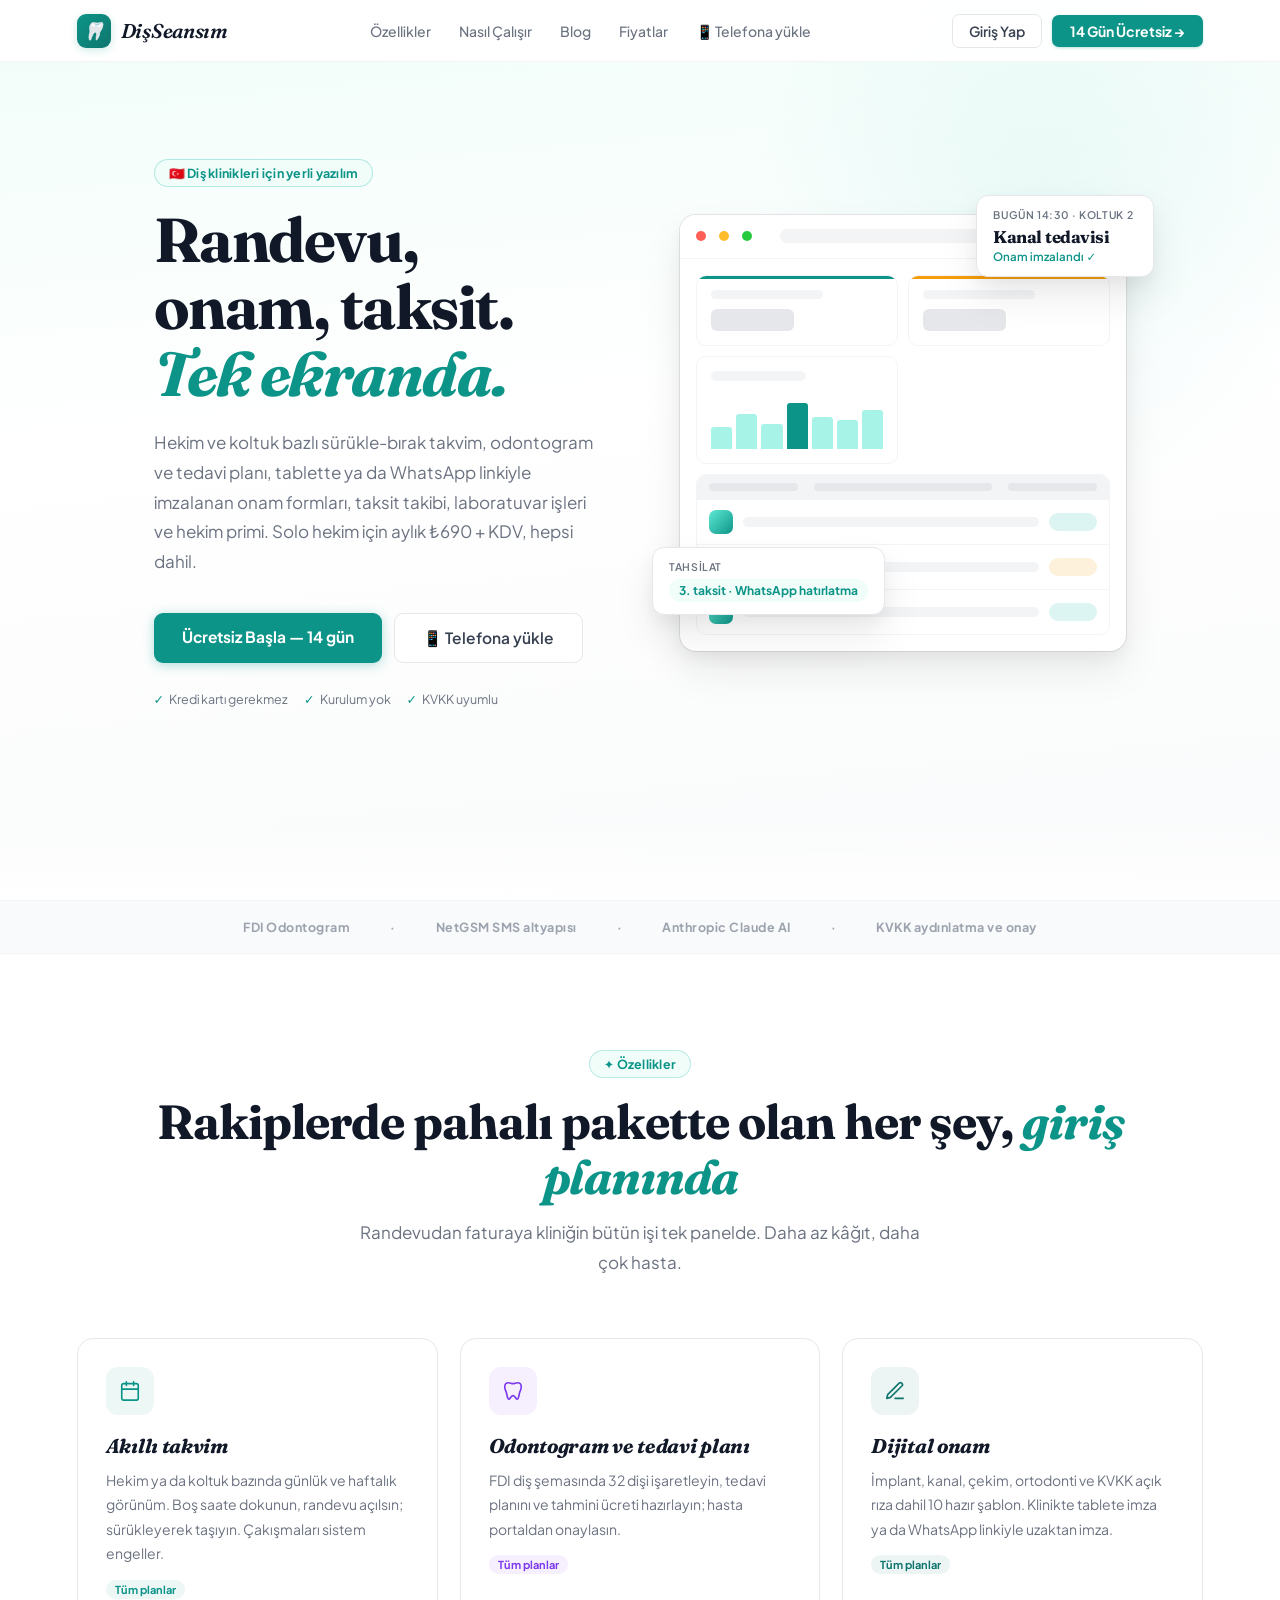
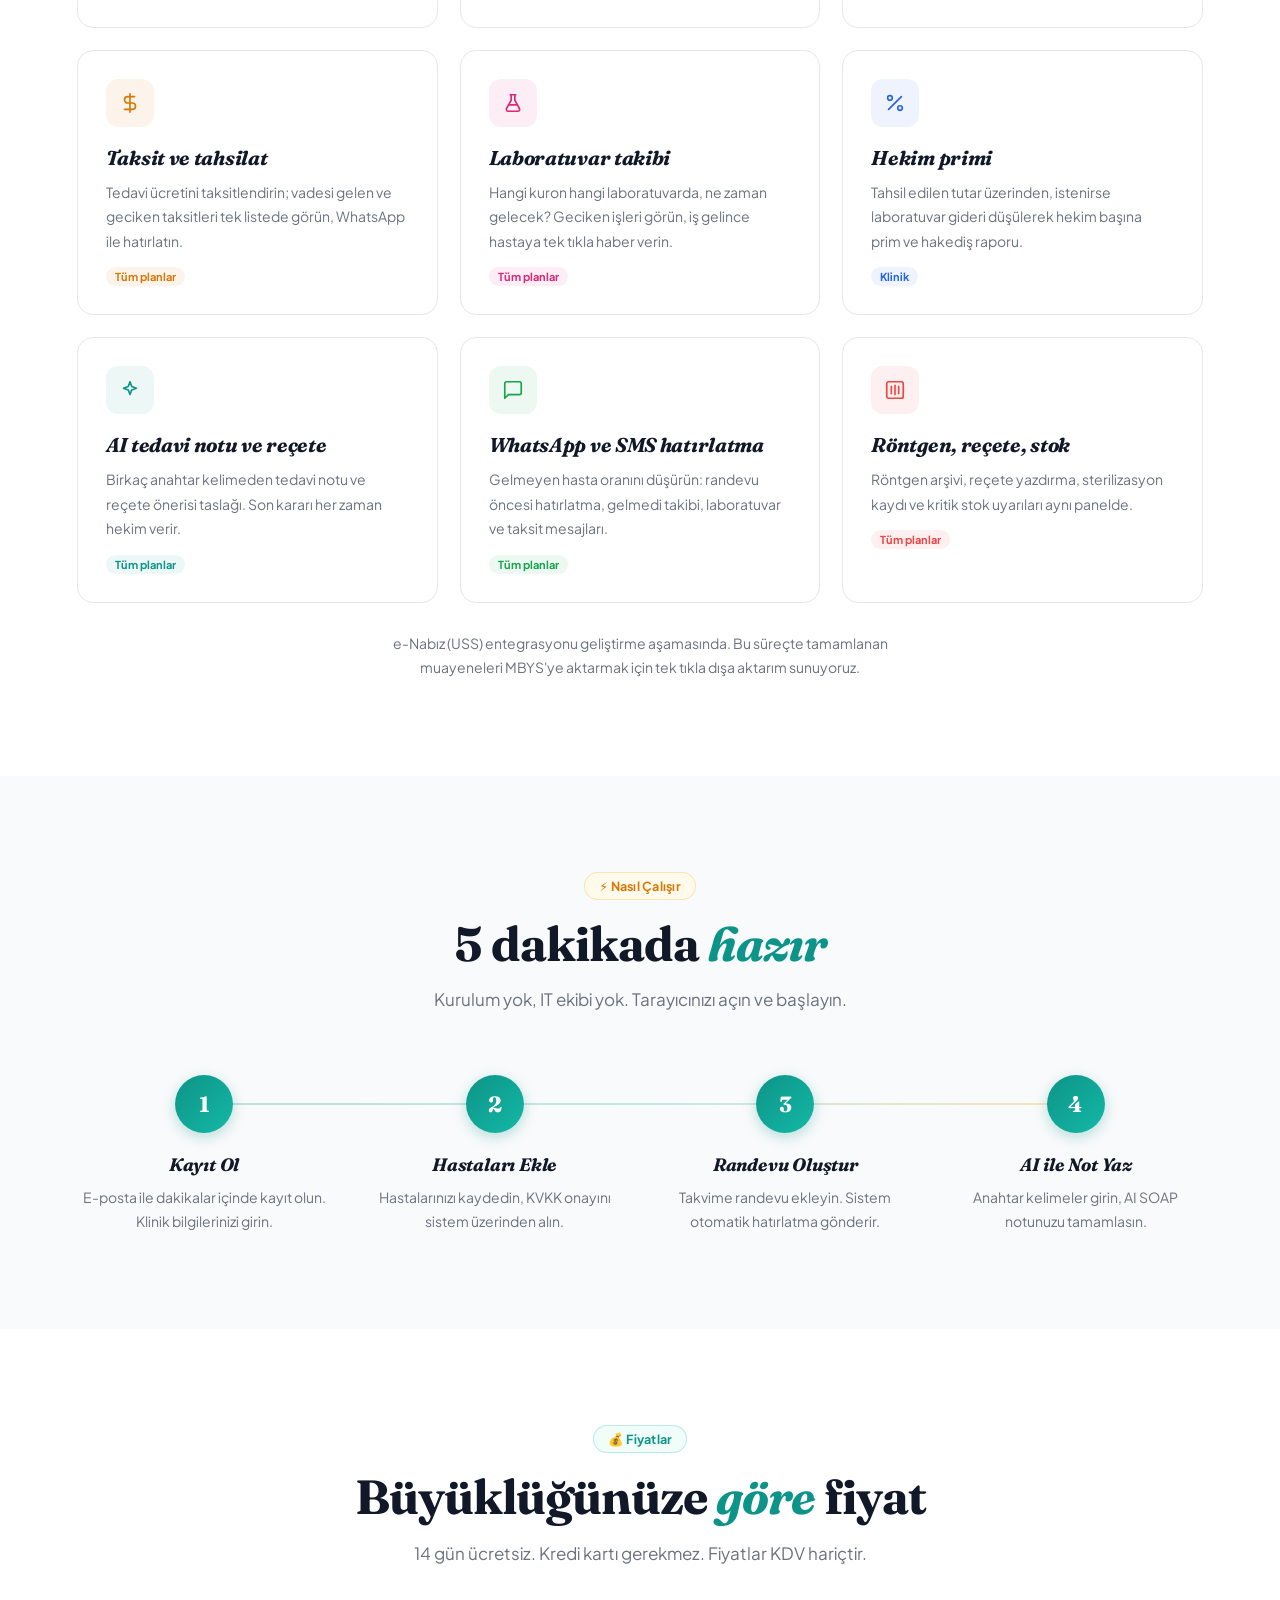
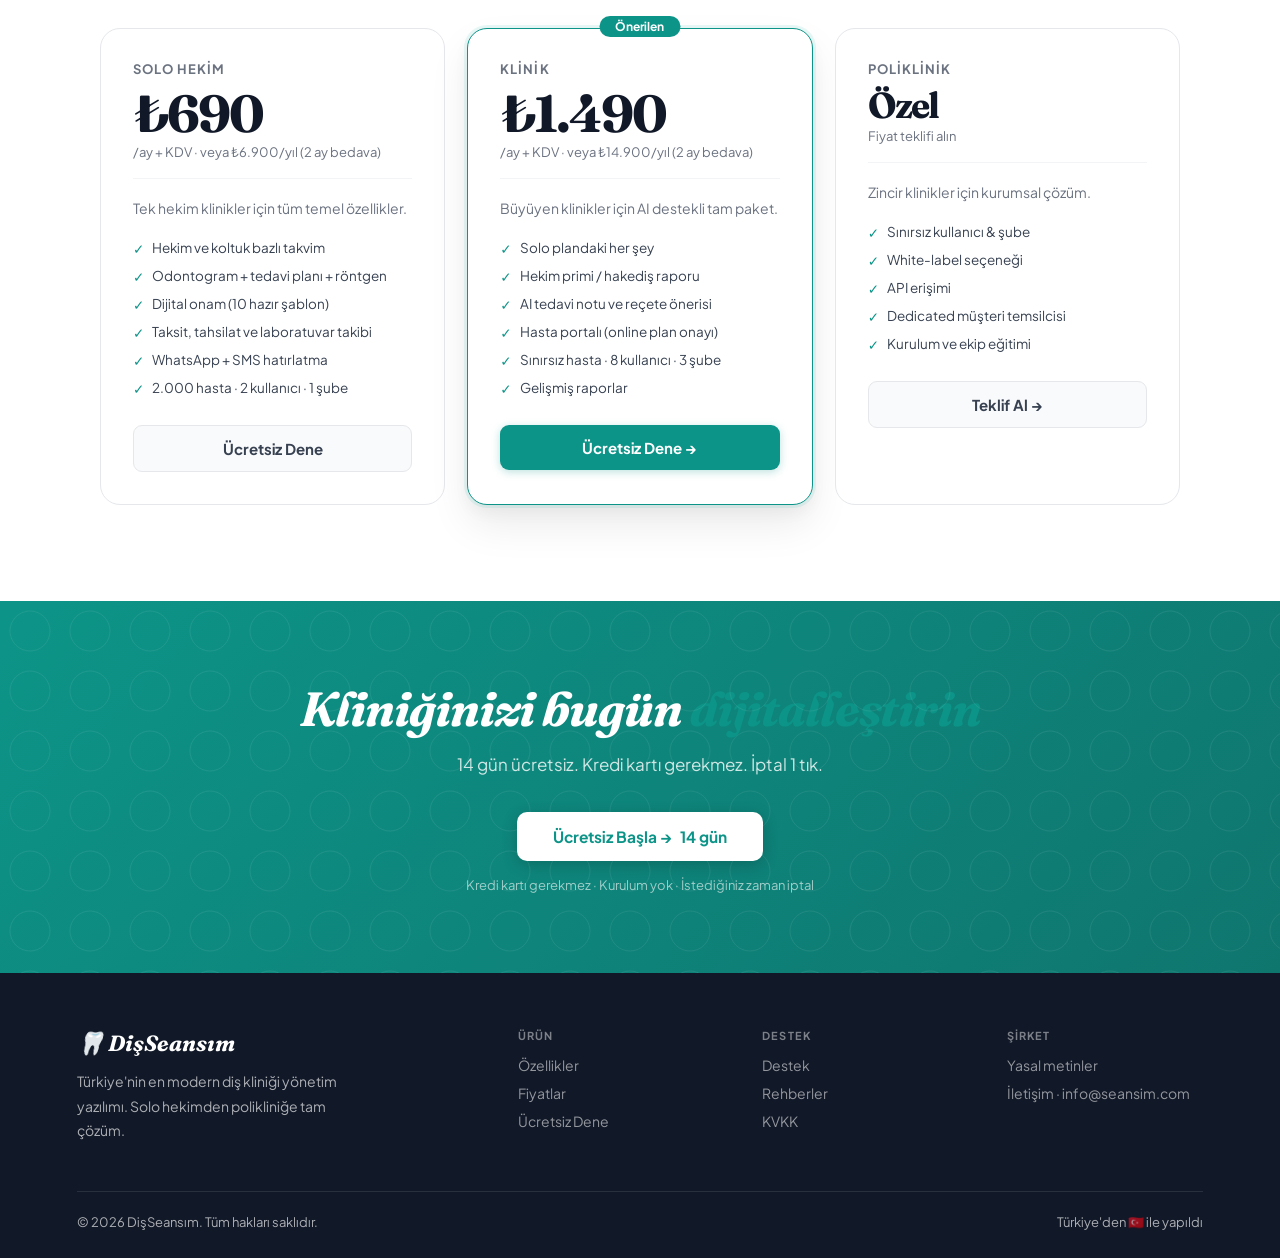
<file: index.html>
<!DOCTYPE html>
<html lang="tr">
<head>
<script defer src="https://guzellik.seansim.com/t.js" data-site="dis"></script>
<script type="text/javascript">
    (function(c,l,a,r,i,t,y){
        c[a]=c[a]||function(){(c[a].q=c[a].q||[]).push(arguments)};
        t=l.createElement(r);t.async=1;t.src="https://www.clarity.ms/tag/"+i;
        y=l.getElementsByTagName(r)[0];y.parentNode.insertBefore(t,y);
    })(window, document, "clarity", "script", "w499cwegb2");
</script>  
  <!-- Google tag (gtag.js) -->
<script async src="https://www.googletagmanager.com/gtag/js?id=G-8R17RCYN2D"></script>
<script>
  window.dataLayer = window.dataLayer || [];
  function gtag(){dataLayer.push(arguments);}
  gtag('js', new Date());

  gtag('config', 'G-8R17RCYN2D');
</script>
<meta charset="UTF-8">
<link rel="icon" href="data:image/svg+xml,<svg xmlns='http://www.w3.org/2000/svg' viewBox='0 0 100 100'><text y='.9em' font-size='90'>🦷</text></svg>">
<meta name="viewport" content="width=device-width,initial-scale=1">
<link rel="canonical" href="https://dis.seansim.com/">
<meta property="og:type" content="website">
<meta property="og:url" content="https://dis.seansim.com/">
<meta property="og:title" content="DişSeansım — Diş Kliniği Yönetim Yazılımı">
<meta property="og:description" content="Randevu, odontogram, röntgen, SMS hatırlatma ve AI not asistanı tek panelde. 14 gün ücretsiz.">
<meta property="og:locale" content="tr_TR">
<link rel="manifest" href="/manifest.json">
<title>DişSeansım — Türkiye'nin Modern Diş Kliniği Yazılımı</title>
<meta name="description" content="AI destekli not, SMS hatırlatma, odontogram, hasta portalı ve çoklu şube. Solo hekimden polikliniğe tam çözüm. 14 gün ücretsiz.">
<link rel="preconnect" href="https://fonts.googleapis.com">
<link href="https://fonts.googleapis.com/css2?family=Fraunces:ital,opsz,wght@0,9..144,400;0,9..144,600;0,9..144,700;1,9..144,400;1,9..144,600&family=Plus+Jakarta+Sans:wght@300;400;500;600;700&display=swap" rel="stylesheet">
<style>
*,*::before,*::after{box-sizing:border-box;margin:0;padding:0}
:root{
  --tl:#0D9488;--tl2:#14B8A6;--tl3:#5EEAD4;--tl-l:#F0FDF9;--tl-b:#CCFBF1;
  --am:#D97706;--am2:#F59E0B;--am-l:#FFFBEB;
  --ink:#111827;--ink2:#374151;--ink3:#6B7280;--ink4:#9CA3AF;--ink5:#E5E7EB;
  --bg:#FFFFFF;--bg2:#F9FAFB;--bg3:#F3F4F6;
  --bdr:#E5E7EB;--bdr2:#F3F4F6;
  --sh:0 1px 3px rgba(0,0,0,.08),0 1px 2px rgba(0,0,0,.04);
  --sh2:0 4px 8px rgba(0,0,0,.06),0 2px 4px rgba(0,0,0,.03);
  --sh3:0 20px 40px rgba(0,0,0,.08),0 8px 16px rgba(0,0,0,.04);
  --D:'Fraunces',Georgia,serif;--B:'Plus Jakarta Sans',system-ui,sans-serif;
}
html{scroll-behavior:smooth;-webkit-font-smoothing:antialiased}
body{font-family:var(--B);background:var(--bg);color:var(--ink);overflow-x:hidden}
a{text-decoration:none;color:inherit}button{cursor:pointer;font-family:var(--B)}
::selection{background:rgba(20,184,166,.18)}

/* NAV */
nav{position:fixed;inset:0 0 auto;z-index:100;height:62px;display:flex;align-items:center;justify-content:space-between;padding:0 6vw;background:rgba(255,255,255,.94);backdrop-filter:blur(20px);border-bottom:1px solid var(--bdr2);transition:box-shadow .2s}
nav.sc{box-shadow:var(--sh)}
.nb{display:flex;align-items:center;gap:10px;font-family:var(--D);font-size:20px;font-style:italic;font-weight:600;color:var(--ink);letter-spacing:-.3px}
.nb-ic{width:34px;height:34px;background:linear-gradient(135deg,var(--tl),#0F766E);border-radius:9px;display:grid;place-items:center;font-size:17px;box-shadow:0 2px 8px rgba(13,148,136,.22)}
.nl{display:flex;align-items:center;gap:28px}
.nl a{font-size:14px;font-weight:500;color:var(--ink3);transition:color .15s}
.nl a:hover{color:var(--ink)}
.nc{display:flex;align-items:center;gap:10px}
.btn-ng{padding:7px 16px;border-radius:7px;font-size:14px;font-weight:600;color:var(--ink2);border:1px solid var(--bdr);background:white;transition:all .15s}
.btn-ng:hover{background:var(--bg2)}
.btn-ng,.btn-np{white-space:nowrap}
.m-s{display:none}
@media(max-width:420px){nav{padding:0 4vw}.nc{gap:6px}.btn-ng,.btn-np{padding:7px 10px;font-size:13px}.m-s{display:inline}.m-h{display:none}}
.btn-np{padding:7px 18px;border-radius:7px;font-size:14px;font-weight:700;color:white;background:var(--tl);border:none;box-shadow:0 1px 3px rgba(13,148,136,.28);transition:all .15s}
.btn-np:hover{background:var(--tl2);transform:translateY(-1px);box-shadow:0 4px 12px rgba(13,148,136,.3)}

/* HERO */
.hero{min-height:100vh;display:flex;align-items:center;padding-top:62px;background:linear-gradient(175deg,var(--tl-l) 0%,white 45%,var(--bg2) 100%);position:relative;overflow:hidden}
.hero::before{content:'';position:absolute;top:-10%;right:-5%;width:600px;height:600px;background:radial-gradient(circle,rgba(20,184,166,.07),transparent 70%);pointer-events:none}
.hero::after{content:'';position:absolute;bottom:0;left:0;right:0;height:80px;background:linear-gradient(to bottom,transparent,white);pointer-events:none}
.hero-in{max-width:1200px;margin:0 auto;padding:80px 6vw;display:grid;grid-template-columns:1fr 1fr;gap:80px;align-items:center}
.h-badge{display:inline-flex;align-items:center;gap:7px;padding:5px 14px;background:var(--tl-l);border:1px solid rgba(20,184,166,.28);border-radius:99px;font-size:12.5px;font-weight:700;color:var(--tl);margin-bottom:20px;letter-spacing:.02em}
h1{font-family:var(--D);font-size:clamp(40px,5vw,62px);font-weight:700;line-height:1.08;color:var(--ink);letter-spacing:-1.5px;margin-bottom:20px}
h1 em{font-style:italic;color:var(--tl)}
.h-desc{font-size:17px;line-height:1.75;color:var(--ink3);margin-bottom:36px;max-width:480px}
.h-ctas{display:flex;gap:12px;flex-wrap:wrap}
.btn-h1{padding:14px 28px;border-radius:9px;font-size:15.5px;font-weight:700;color:white;background:var(--tl);border:none;box-shadow:0 2px 12px rgba(13,148,136,.32);transition:all .18s}
.btn-h1:hover{background:var(--tl2);transform:translateY(-2px);box-shadow:0 6px 20px rgba(13,148,136,.38)}
.btn-h2{padding:14px 28px;border-radius:9px;font-size:15.5px;font-weight:600;color:var(--ink2);background:white;border:1.5px solid var(--bdr);transition:all .18s}
.btn-h2:hover{background:var(--bg2);border-color:var(--ink4)}
.h-trust{display:flex;align-items:center;gap:16px;margin-top:28px;font-size:12.5px;color:var(--ink3);flex-wrap:wrap}
.h-trust-i{display:flex;align-items:center;gap:5px}
.h-trust-i::before{content:'✓';color:var(--tl);font-weight:700}

/* HERO VISUAL */
.hv{position:relative}
.hm{background:white;border-radius:16px;box-shadow:var(--sh3),0 0 0 1px var(--bdr);overflow:hidden}
.hm-tb{height:44px;background:white;border-bottom:1px solid var(--bdr2);display:flex;align-items:center;padding:0 16px;gap:8px}
.hm-dot{width:10px;height:10px;border-radius:50%}
.hm-b{padding:16px;display:grid;grid-template-columns:1fr 1fr;gap:10px}
.hm-k{background:white;border:1px solid var(--bdr2);border-radius:10px;padding:14px;position:relative;overflow:hidden}
.hm-k::before{content:'';position:absolute;top:0;left:0;right:0;height:3px;background:var(--km,var(--tl))}
.hm-kl{height:9px;width:65%;background:var(--bdr2);border-radius:99px;margin-bottom:10px}
.hm-kv{height:22px;width:48%;background:var(--bdr);border-radius:6px}
.hm-chart{background:white;border:1px solid var(--bdr2);border-radius:10px;padding:14px}
.hm-bars{display:flex;gap:4px;align-items:flex-end;height:56px;margin-top:8px}
.hm-bar{flex:1;background:var(--tl3);border-radius:3px 3px 0 0;opacity:.55}
.hm-bar.hi{background:var(--tl);opacity:1}
.hm-tbl{grid-column:span 2;background:white;border:1px solid var(--bdr2);border-radius:10px;overflow:hidden}
.hm-th2{background:var(--bg3);padding:8px 12px;display:flex;gap:16px}
.hm-th3{height:8px;background:var(--bdr);border-radius:99px;flex:1}
.hm-row2{padding:10px 12px;border-top:1px solid var(--bdr2);display:flex;align-items:center;gap:10px}
.hm-av{width:24px;height:24px;border-radius:7px;background:linear-gradient(135deg,var(--tl3),var(--tl))}
.hm-txt{flex:1;height:10px;background:var(--bdr2);border-radius:99px}
.hm-bdg{width:48px;height:18px;border-radius:99px;background:rgba(20,184,166,.14)}
/* Floating */
.hf{position:absolute;background:white;border:1px solid var(--bdr);border-radius:12px;padding:12px 16px;box-shadow:var(--sh3)}
.hf1{top:-20px;right:-28px;min-width:178px;animation:fl 6s ease-in-out infinite}
.hf2{bottom:36px;left:-28px;min-width:156px;animation:fl 7s ease-in-out infinite reverse}
@keyframes fl{0%,100%{transform:translateY(0)}50%{transform:translateY(-8px)}}
.hf-l{font-size:10.5px;color:var(--ink3);font-weight:600;text-transform:uppercase;letter-spacing:.06em;margin-bottom:5px}
.hf-v{font-family:var(--D);font-size:22px;font-weight:700;color:var(--ink);letter-spacing:-.5px}
.hf-s{font-size:11.5px;color:var(--tl);font-weight:600;margin-top:2px}
.hf-pill{display:inline-flex;align-items:center;gap:4px;padding:4px 10px;background:var(--tl-l);border-radius:99px;font-size:12px;font-weight:700;color:var(--tl)}

/* LOGOS */
.logos{background:var(--bg2);border-top:1px solid var(--bdr2);border-bottom:1px solid var(--bdr2);padding:18px 6vw;display:flex;align-items:center;justify-content:center;gap:40px;flex-wrap:wrap}
.logos span{font-size:12.5px;font-weight:700;color:var(--ink4);letter-spacing:.04em;white-space:nowrap}

/* SECTIONS */
section{padding:96px 6vw}
.s-in{max-width:1200px;margin:0 auto}
.sbadge{display:inline-flex;align-items:center;gap:7px;padding:5px 14px;border-radius:99px;font-size:12.5px;font-weight:700;margin-bottom:16px;letter-spacing:.02em}
.sb-teal{background:var(--tl-l);border:1px solid rgba(20,184,166,.25);color:var(--tl)}
.sb-amber{background:var(--am-l);border:1px solid rgba(245,158,11,.25);color:var(--am)}
h2{font-family:var(--D);font-size:clamp(32px,4vw,48px);font-weight:700;color:var(--ink);letter-spacing:-1px;line-height:1.15;margin-bottom:14px}
h2 em{font-style:italic;color:var(--tl)}
.s-desc{font-size:17px;line-height:1.75;color:var(--ink3);max-width:560px}
.sh{text-align:center;margin-bottom:60px}
.sh .s-desc{margin:0 auto}

/* FEATURES */
.feats{background:white}
.fg{display:grid;grid-template-columns:repeat(3,1fr);gap:22px}
.fc{background:white;border:1px solid var(--bdr);border-radius:16px;padding:28px;transition:all .2s;position:relative;overflow:hidden}
.fc:hover{border-color:var(--tl3);box-shadow:var(--sh3);transform:translateY(-3px)}
.fc::before{content:'';position:absolute;top:0;left:0;right:0;height:3px;background:var(--fc,var(--tl));border-radius:16px 16px 0 0;opacity:0;transition:opacity .2s}
.fc:hover::before{opacity:1}
.fc-ic{width:48px;height:48px;border-radius:12px;display:grid;place-items:center;font-size:24px;margin-bottom:18px}
.fc-t{font-family:var(--D);font-size:20px;font-weight:700;font-style:italic;color:var(--ink);margin-bottom:10px;letter-spacing:-.3px}
.fc-d{font-size:14px;line-height:1.75;color:var(--ink3)}
.fc-tag{display:inline-flex;align-items:center;gap:4px;padding:3px 9px;border-radius:99px;font-size:11px;font-weight:700;margin-top:14px}

/* HOW */
.how{background:var(--bg2)}
.how-s{display:grid;grid-template-columns:repeat(4,1fr);gap:36px;margin-top:48px;position:relative}
.how-s::before{content:'';position:absolute;top:28px;left:12%;right:12%;height:2px;background:linear-gradient(90deg,var(--tl),var(--tl2),var(--am2));opacity:.25}
.how-step{text-align:center;position:relative}
.how-n{width:58px;height:58px;border-radius:50%;display:grid;place-items:center;font-family:var(--D);font-size:22px;font-weight:700;color:white;background:linear-gradient(135deg,var(--tl),var(--tl2));margin:0 auto 20px;box-shadow:0 4px 14px rgba(13,148,136,.28)}
.how-t{font-family:var(--D);font-size:18px;font-weight:700;font-style:italic;color:var(--ink);margin-bottom:10px;letter-spacing:-.2px}
.how-d{font-size:14px;line-height:1.7;color:var(--ink3)}

/* PRICING */
.pricing{background:white}
.pg{display:grid;grid-template-columns:repeat(3,1fr);gap:22px;max-width:1080px;margin:0 auto}
.pc{background:white;border:1.5px solid var(--bdr);border-radius:20px;padding:32px;transition:all .2s;position:relative}
.pc:hover{box-shadow:var(--sh3)}
.pc.pop{border-color:var(--tl);box-shadow:0 0 0 3px rgba(20,184,166,.1),var(--sh3)}
.pop-lbl{position:absolute;top:-13px;left:50%;transform:translateX(-50%);background:var(--tl);color:white;padding:3px 16px;border-radius:99px;font-size:12px;font-weight:700;white-space:nowrap}
.p-nm{font-size:13px;font-weight:700;text-transform:uppercase;letter-spacing:.08em;color:var(--ink3);margin-bottom:10px}
.p-am{font-family:var(--D);font-size:52px;font-weight:700;color:var(--ink);line-height:1;letter-spacing:-2px}
.p-per{font-size:13px;color:var(--ink3);margin-top:5px}
.p-desc{font-size:14px;color:var(--ink3);line-height:1.7;margin:18px 0;padding-top:18px;border-top:1px solid var(--bdr2)}
.p-feats{display:flex;flex-direction:column;gap:10px;margin-bottom:28px}
.p-f{display:flex;align-items:flex-start;gap:8px;font-size:13.5px;color:var(--ink2)}
.p-f::before{content:'✓';color:var(--tl);font-weight:700;flex-shrink:0;margin-top:1px}
.p-btn{width:100%;padding:13px;border-radius:9px;font-size:15px;font-weight:700;cursor:pointer;border:none;font-family:var(--B);transition:all .18s}
.p-bp{background:var(--tl);color:white;box-shadow:0 2px 8px rgba(13,148,136,.28)}
.p-bp:hover{background:#0F766E;transform:translateY(-1px)}
.p-bs{background:var(--bg2);color:var(--ink2);border:1.5px solid var(--bdr)}
.p-bs:hover{background:var(--bg3)}

/* TESTIMONIALS */
.tests{background:linear-gradient(135deg,var(--tl-l),white)}
.tg{display:grid;grid-template-columns:repeat(3,1fr);gap:22px;margin-top:48px}
.tc2{background:white;border:1px solid var(--bdr);border-radius:16px;padding:28px;box-shadow:var(--sh)}
.tc2-s{display:flex;gap:3px;margin-bottom:16px}.star{color:var(--am2);font-size:16px}
.tc2-t{font-size:15px;line-height:1.75;color:var(--ink2);margin-bottom:20px;font-style:italic}
.tc2-a{display:flex;align-items:center;gap:12px}
.tc2-av{width:42px;height:42px;border-radius:50%;background:linear-gradient(135deg,var(--tl),var(--am2));display:grid;place-items:center;font-family:var(--D);font-size:16px;font-weight:700;color:white;flex-shrink:0}
.tc2-nm{font-weight:700;color:var(--ink);font-size:14px}.tc2-rl{font-size:12.5px;color:var(--ink3)}

/* CTA */
.cta-s{background:linear-gradient(135deg,var(--tl),#0F766E);padding:80px 6vw;text-align:center;position:relative;overflow:hidden}
.cta-s::before{content:'';position:absolute;inset:0;background:url("data:image/svg+xml,%3Csvg xmlns='http://www.w3.org/2000/svg' width='60' height='60'%3E%3Ccircle cx='30' cy='30' r='20' fill='none' stroke='white' stroke-width='1' opacity='.07'/%3E%3C/svg%3E")}
.cta-s h2{color:white;font-style:italic;margin-bottom:14px}
.cta-s .s-desc{color:rgba(255,255,255,.8);margin:0 auto 32px}
.btn-cta{display:inline-flex;align-items:center;gap:8px;padding:15px 36px;background:white;color:var(--tl);border-radius:10px;font-size:15.5px;font-weight:700;box-shadow:0 4px 16px rgba(0,0,0,.18);transition:all .18s;cursor:pointer;border:none;font-family:var(--B)}
.btn-cta:hover{transform:translateY(-2px);box-shadow:0 8px 24px rgba(0,0,0,.22)}
.cta-tr{color:rgba(255,255,255,.6);font-size:13px;margin-top:16px}

/* FOOTER */
footer{background:#111827;color:rgba(255,255,255,.65);padding:56px 6vw 28px}
.fg2{display:grid;grid-template-columns:2fr 1fr 1fr 1fr;gap:48px;margin-bottom:48px}
.fb-nm{font-family:var(--D);font-size:22px;font-style:italic;font-weight:700;color:white;margin-bottom:12px}
.fb-d{font-size:14px;line-height:1.75;max-width:280px}
.fcol-t{font-size:11px;font-weight:700;letter-spacing:.1em;text-transform:uppercase;color:rgba(255,255,255,.45);margin-bottom:14px}
.fcol a{display:block;font-size:14px;margin-bottom:10px;color:rgba(255,255,255,.55);transition:color .15s}
.fcol a:hover{color:white}
.fb{border-top:1px solid rgba(255,255,255,.1);padding-top:22px;display:flex;justify-content:space-between;align-items:center;font-size:13px;flex-wrap:wrap;gap:10px}

/* RESPONSIVE */
@media(max-width:1024px){.hero-in{grid-template-columns:1fr;text-align:center}.h-desc,.h-trust{margin:0 auto}.h-ctas{justify-content:center}.hv{display:none}.fg,.tg,.pg,.how-s{grid-template-columns:1fr 1fr}.fg2{grid-template-columns:1fr 1fr}}
@media(max-width:640px){.fg,.tg,.pg,.how-s{grid-template-columns:1fr}.fg2{grid-template-columns:1fr}.how-s::before{display:none}.nl{display:none}}
</style>
</head>
<body>

<nav id="mnav">
  <a class="nb" href="/">
    <div class="nb-ic">🦷</div>DişSeansım
  </a>
  <div class="nl">
    <a href="#feats">Özellikler</a>
    <a href="#how">Nasıl Çalışır</a>
    <a href="blog.html">Blog</a><a href="fiyat.html">Fiyatlar</a><a href="#" role="button" data-sx-install>📱 Telefona yükle</a>
  </div>
  <div class="nc">
    <a href="giris.html" class="btn-ng">Giriş Yap</a>
    <a href="giris.html?action=register" class="btn-np"><span class="m-s">Deneyin</span><span class="m-h">14 Gün Ücretsiz →</span></a>
  </div>
</nav>

<!-- HERO -->
<section class="hero">
  <div class="hero-in">
    <div>
      <div class="h-badge">🇹🇷 Diş klinikleri için yerli yazılım</div>
      <h1>Randevu, onam, taksit.<br><em>Tek ekranda.</em></h1>
      <p class="h-desc">Hekim ve koltuk bazlı sürükle-bırak takvim, odontogram ve tedavi planı, tablette ya da WhatsApp linkiyle imzalanan onam formları, taksit takibi, laboratuvar işleri ve hekim primi. Solo hekim için aylık ₺690 + KDV, hepsi dahil.</p>
      <div class="h-ctas">
        <a href="giris.html?action=register" class="btn-h1">Ücretsiz Başla — 14 gün</a>
        <a href="#" role="button" class="btn-h2" data-sx-install>📱 Telefona yükle</a>
      </div>
      <div class="h-trust">
        <div class="h-trust-i">Kredi kartı gerekmez</div>
        <div class="h-trust-i">Kurulum yok</div>
        <div class="h-trust-i">KVKK uyumlu</div>
      </div>
    </div>
    <div class="hv">
      <div class="hm">
        <div class="hm-tb">
          <div class="hm-dot" style="background:#FF5F56"></div>
          <div class="hm-dot" style="background:#FFBD2E;margin-left:5px"></div>
          <div class="hm-dot" style="background:#27C93F;margin-left:5px"></div>
          <div style="flex:1;height:14px;background:var(--bdr2);border-radius:99px;margin:0 20px"></div>
          <div style="width:80px;height:26px;background:var(--tl);border-radius:6px"></div>
        </div>
        <div class="hm-b">
          <div class="hm-k" style="--km:var(--tl)"><div class="hm-kl"></div><div class="hm-kv"></div></div>
          <div class="hm-k" style="--km:var(--am2)"><div class="hm-kl"></div><div class="hm-kv"></div></div>
          <div class="hm-chart">
            <div style="height:10px;width:55%;background:var(--bdr2);border-radius:99px;margin-bottom:12px"></div>
            <div class="hm-bars">
              <div class="hm-bar" style="height:40%"></div><div class="hm-bar" style="height:62%"></div>
              <div class="hm-bar" style="height:45%"></div><div class="hm-bar hi" style="height:82%"></div>
              <div class="hm-bar" style="height:58%"></div><div class="hm-bar" style="height:52%"></div>
              <div class="hm-bar" style="height:70%"></div>
            </div>
          </div>
          <div class="hm-tbl">
            <div class="hm-th2"><div class="hm-th3"></div><div class="hm-th3" style="flex:2"></div><div class="hm-th3"></div></div>
            <div class="hm-row2"><div class="hm-av"></div><div class="hm-txt"></div><div class="hm-bdg"></div></div>
            <div class="hm-row2"><div class="hm-av" style="background:linear-gradient(135deg,var(--am2),var(--am))"></div><div class="hm-txt"></div><div class="hm-bdg" style="background:rgba(245,158,11,.14)"></div></div>
            <div class="hm-row2"><div class="hm-av"></div><div class="hm-txt"></div><div class="hm-bdg"></div></div>
          </div>
        </div>
      </div>
      <div class="hf hf1">
        <div class="hf-l">Bugün 14:30 · Koltuk 2</div>
        <div class="hf-v" style="font-size:17px">Kanal tedavisi</div>
        <div class="hf-s">Onam imzalandı ✓</div>
      </div>
      <div class="hf hf2">
        <div class="hf-l">Tahsilat</div>
        <div style="margin-top:4px"><div class="hf-pill">3. taksit · WhatsApp hatırlatma</div></div>
      </div>
    </div>
  </div>
</section>

<!-- LOGOS -->
<div class="logos">
  <span>FDI Odontogram</span>
  <span>·</span>
  <span>NetGSM SMS altyapısı</span>
  <span>·</span>
  <span>Anthropic Claude AI</span>
  <span>·</span>
  <span>KVKK aydınlatma ve onay</span>
</div>

<!-- FEATURES -->
<section class="feats" id="feats">
  <div class="s-in">
    <div class="sh">
      <div class="sbadge sb-teal">✦ Özellikler</div>
      <h2>Rakiplerde pahalı pakette olan her şey, <em>giriş planında</em></h2>
      <p class="s-desc">Randevudan faturaya kliniğin bütün işi tek panelde. Daha az kâğıt, daha çok hasta.</p>
    </div>
    <div class="fg">
      <div class="fc" style="--fc:#0D9488">
        <div class="fc-ic" style="background:#0D948814"><svg viewBox="0 0 24 24" width="22" height="22" fill="none" stroke="#0D9488" stroke-width="1.8" stroke-linecap="round" stroke-linejoin="round" aria-hidden="true"><path d="M8 2v4M16 2v4M3 10h18M5 4h14a2 2 0 012 2v14a2 2 0 01-2 2H5a2 2 0 01-2-2V6a2 2 0 012-2z"/></svg></div>
        <div class="fc-t">Akıllı takvim</div>
        <p class="fc-d">Hekim ya da koltuk bazında günlük ve haftalık görünüm. Boş saate dokunun, randevu açılsın; sürükleyerek taşıyın. Çakışmaları sistem engeller.</p>
        <span class="fc-tag" style="background:#0D948814;color:#0D9488">Tüm planlar</span>
      </div>
      <div class="fc" style="--fc:#7C3AED">
        <div class="fc-ic" style="background:#7C3AED14"><svg viewBox="0 0 24 24" width="22" height="22" fill="none" stroke="#7C3AED" stroke-width="1.8" stroke-linecap="round" stroke-linejoin="round" aria-hidden="true"><path d="M7 3c-2.5 0-4 2-4 4.5 0 3 1.5 4.5 2 7 .6 3 1 6.5 2.5 6.5S9.5 17 12 17s3 4 4.5 4S18.4 17.5 19 14.5c.5-2.5 2-4 2-7C21 5 19.5 3 17 3c-2 0-3 1-5 1S9 3 7 3z"/></svg></div>
        <div class="fc-t">Odontogram ve tedavi planı</div>
        <p class="fc-d">FDI diş şemasında 32 dişi işaretleyin, tedavi planını ve tahmini ücreti hazırlayın; hasta portaldan onaylasın.</p>
        <span class="fc-tag" style="background:#7C3AED14;color:#7C3AED">Tüm planlar</span>
      </div>
      <div class="fc" style="--fc:#0F766E">
        <div class="fc-ic" style="background:#0F766E14"><svg viewBox="0 0 24 24" width="22" height="22" fill="none" stroke="#0F766E" stroke-width="1.8" stroke-linecap="round" stroke-linejoin="round" aria-hidden="true"><path d="M12 20h9M16.5 3.5a2.1 2.1 0 013 3L7 19l-4 1 1-4z"/></svg></div>
        <div class="fc-t">Dijital onam</div>
        <p class="fc-d">İmplant, kanal, çekim, ortodonti ve KVKK açık rıza dahil 10 hazır şablon. Klinikte tablete imza ya da WhatsApp linkiyle uzaktan imza.</p>
        <span class="fc-tag" style="background:#0F766E14;color:#0F766E">Tüm planlar</span>
      </div>
      <div class="fc" style="--fc:#D97706">
        <div class="fc-ic" style="background:#D9770614"><svg viewBox="0 0 24 24" width="22" height="22" fill="none" stroke="#D97706" stroke-width="1.8" stroke-linecap="round" stroke-linejoin="round" aria-hidden="true"><path d="M12 2v20M17 5H9.5a3.5 3.5 0 000 7h5a3.5 3.5 0 010 7H6"/></svg></div>
        <div class="fc-t">Taksit ve tahsilat</div>
        <p class="fc-d">Tedavi ücretini taksitlendirin; vadesi gelen ve geciken taksitleri tek listede görün, WhatsApp ile hatırlatın.</p>
        <span class="fc-tag" style="background:#D9770614;color:#D97706">Tüm planlar</span>
      </div>
      <div class="fc" style="--fc:#DB2777">
        <div class="fc-ic" style="background:#DB277714"><svg viewBox="0 0 24 24" width="22" height="22" fill="none" stroke="#DB2777" stroke-width="1.8" stroke-linecap="round" stroke-linejoin="round" aria-hidden="true"><path d="M9 3h6M10 3v6l-5 9a2 2 0 001.7 3h10.6a2 2 0 001.7-3l-5-9V3M7 14h10"/></svg></div>
        <div class="fc-t">Laboratuvar takibi</div>
        <p class="fc-d">Hangi kuron hangi laboratuvarda, ne zaman gelecek? Geciken işleri görün, iş gelince hastaya tek tıkla haber verin.</p>
        <span class="fc-tag" style="background:#DB277714;color:#DB2777">Tüm planlar</span>
      </div>
      <div class="fc" style="--fc:#2563EB">
        <div class="fc-ic" style="background:#2563EB14"><svg viewBox="0 0 24 24" width="22" height="22" fill="none" stroke="#2563EB" stroke-width="1.8" stroke-linecap="round" stroke-linejoin="round" aria-hidden="true"><path d="M19 5L5 19M6.5 9a2.5 2.5 0 100-5 2.5 2.5 0 000 5zM17.5 20a2.5 2.5 0 100-5 2.5 2.5 0 000 5z"/></svg></div>
        <div class="fc-t">Hekim primi</div>
        <p class="fc-d">Tahsil edilen tutar üzerinden, istenirse laboratuvar gideri düşülerek hekim başına prim ve hakediş raporu.</p>
        <span class="fc-tag" style="background:#2563EB14;color:#2563EB">Klinik</span>
      </div>
      <div class="fc" style="--fc:#0D9488">
        <div class="fc-ic" style="background:#0D948814"><svg viewBox="0 0 24 24" width="22" height="22" fill="none" stroke="#0D9488" stroke-width="1.8" stroke-linecap="round" stroke-linejoin="round" aria-hidden="true"><path d="M12 3l1.9 5.1L19 10l-5.1 1.9L12 17l-1.9-5.1L5 10l5.1-1.9z"/></svg></div>
        <div class="fc-t">AI tedavi notu ve reçete</div>
        <p class="fc-d">Birkaç anahtar kelimeden tedavi notu ve reçete önerisi taslağı. Son kararı her zaman hekim verir.</p>
        <span class="fc-tag" style="background:#0D948814;color:#0D9488">Tüm planlar</span>
      </div>
      <div class="fc" style="--fc:#16A34A">
        <div class="fc-ic" style="background:#16A34A14"><svg viewBox="0 0 24 24" width="22" height="22" fill="none" stroke="#16A34A" stroke-width="1.8" stroke-linecap="round" stroke-linejoin="round" aria-hidden="true"><path d="M21 15a2 2 0 01-2 2H7l-4 4V5a2 2 0 012-2h14a2 2 0 012 2z"/></svg></div>
        <div class="fc-t">WhatsApp ve SMS hatırlatma</div>
        <p class="fc-d">Gelmeyen hasta oranını düşürün: randevu öncesi hatırlatma, gelmedi takibi, laboratuvar ve taksit mesajları.</p>
        <span class="fc-tag" style="background:#16A34A14;color:#16A34A">Tüm planlar</span>
      </div>
      <div class="fc" style="--fc:#EF4444">
        <div class="fc-ic" style="background:#EF444414"><svg viewBox="0 0 24 24" width="22" height="22" fill="none" stroke="#EF4444" stroke-width="1.8" stroke-linecap="round" stroke-linejoin="round" aria-hidden="true"><path d="M3 5a2 2 0 012-2h14a2 2 0 012 2v14a2 2 0 01-2 2H5a2 2 0 01-2-2zM8 8v8M12 7v10M16 8v8"/></svg></div>
        <div class="fc-t">Röntgen, reçete, stok</div>
        <p class="fc-d">Röntgen arşivi, reçete yazdırma, sterilizasyon kaydı ve kritik stok uyarıları aynı panelde.</p>
        <span class="fc-tag" style="background:#EF444414;color:#EF4444">Tüm planlar</span>
      </div>
    </div>
    <p class="s-desc" style="margin:28px auto 0;text-align:center;font-size:14px">e-Nabız (USS) entegrasyonu geliştirme aşamasında. Bu süreçte tamamlanan muayeneleri MBYS'ye aktarmak için tek tıkla dışa aktarım sunuyoruz.</p>
  </div>
</section>

<!-- HOW -->
<section class="how" id="how">
  <div class="s-in">
    <div class="sh">
      <div class="sbadge sb-amber">⚡ Nasıl Çalışır</div>
      <h2>5 dakikada <em>hazır</em></h2>
      <p class="s-desc">Kurulum yok, IT ekibi yok. Tarayıcınızı açın ve başlayın.</p>
    </div>
    <div class="how-s">
      <div class="how-step"><div class="how-n">1</div><div class="how-t">Kayıt Ol</div><p class="how-d">E-posta ile dakikalar içinde kayıt olun. Klinik bilgilerinizi girin.</p></div>
      <div class="how-step"><div class="how-n">2</div><div class="how-t">Hastaları Ekle</div><p class="how-d">Hastalarınızı kaydedin, KVKK onayını sistem üzerinden alın.</p></div>
      <div class="how-step"><div class="how-n">3</div><div class="how-t">Randevu Oluştur</div><p class="how-d">Takvime randevu ekleyin. Sistem otomatik hatırlatma gönderir.</p></div>
      <div class="how-step"><div class="how-n">4</div><div class="how-t">AI ile Not Yaz</div><p class="how-d">Anahtar kelimeler girin, AI SOAP notunuzu tamamlasın.</p></div>
    </div>
  </div>
</section>

<!-- PRICING -->
<section class="pricing" id="pricing">
  <div class="s-in">
    <div class="sh">
      <div class="sbadge sb-teal">💰 Fiyatlar</div>
      <h2>Büyüklüğünüze <em>göre</em> fiyat</h2>
      <p class="s-desc">14 gün ücretsiz. Kredi kartı gerekmez. Fiyatlar KDV hariçtir.</p>
    </div>
    <div class="pg">
      <div class="pc">
        <div class="p-nm">Solo Hekim</div>
        <div class="p-am">₺690</div>
        <div class="p-per">/ay + KDV · veya ₺6.900/yıl (2 ay bedava)</div>
        <div class="p-desc">Tek hekim klinikler için tüm temel özellikler.</div>
        <div class="p-feats">
          <div class="p-f">Hekim ve koltuk bazlı takvim</div>
          <div class="p-f">Odontogram + tedavi planı + röntgen</div>
          <div class="p-f">Dijital onam (10 hazır şablon)</div>
          <div class="p-f">Taksit, tahsilat ve laboratuvar takibi</div>
          <div class="p-f">WhatsApp + SMS hatırlatma</div>
          <div class="p-f">2.000 hasta · 2 kullanıcı · 1 şube</div>
        </div>
        <a href="giris.html?action=register&plan=starter"><button class="p-btn p-bs">Ücretsiz Dene</button></a>
      </div>
      <div class="pc pop">
        <div class="pop-lbl">Önerilen</div>
        <div class="p-nm">Klinik</div>
        <div class="p-am">₺1.490</div>
        <div class="p-per">/ay + KDV · veya ₺14.900/yıl (2 ay bedava)</div>
        <div class="p-desc">Büyüyen klinikler için AI destekli tam paket.</div>
        <div class="p-feats">
          <div class="p-f">Solo plandaki her şey</div>
          <div class="p-f">Hekim primi / hakediş raporu</div>
          <div class="p-f">AI tedavi notu ve reçete önerisi</div>
          <div class="p-f">Hasta portalı (online plan onayı)</div>
          <div class="p-f">Sınırsız hasta · 8 kullanıcı · 3 şube</div>
          <div class="p-f">Gelişmiş raporlar</div>
        </div>
        <a href="giris.html?action=register&plan=growth"><button class="p-btn p-bp">Ücretsiz Dene →</button></a>
      </div>
      <div class="pc">
        <div class="p-nm">Poliklinik</div>
        <div class="p-am" style="font-size:36px">Özel</div>
        <div class="p-per">Fiyat teklifi alın</div>
        <div class="p-desc">Zincir klinikler için kurumsal çözüm.</div>
        <div class="p-feats">
          <div class="p-f">Sınırsız kullanıcı & şube</div>
          <div class="p-f">White-label seçeneği</div>
          <div class="p-f">API erişimi</div>
          <div class="p-f">Dedicated müşteri temsilcisi</div>
          <div class="p-f">Kurulum ve ekip eğitimi</div>
        </div>
        <a href="mailto:info@seansim.com?subject=Di%C5%9FSeans%C4%B1m%20Poliklinik%20teklifi"><button class="p-btn p-bs">Teklif Al →</button></a>
      </div>
    </div>
  </div>
</section>

<!-- CTA -->
<section class="cta-s">
  <div class="s-in" style="max-width:700px">
    <h2>Kliniğinizi bugün <em>dijitalleştirin</em></h2>
    <p class="s-desc">14 gün ücretsiz. Kredi kartı gerekmez. İptal 1 tık.</p>
    <a href="giris.html?action=register"><button class="btn-cta">Ücretsiz Başla → <strong>14 gün</strong></button></a>
    <div class="cta-tr">Kredi kartı gerekmez · Kurulum yok · İstediğiniz zaman iptal</div>
  </div>
</section>

<!-- FOOTER -->
<footer>
  <div class="fg2">
    <div>
      <div class="fb-nm">🦷 DişSeansım</div>
      <p class="fb-d">Türkiye'nin en modern diş kliniği yönetim yazılımı. Solo hekimden polikliniğe tam çözüm.</p>
    </div>
    <div class="fcol">
      <div class="fcol-t">Ürün</div>
      <a href="#feats">Özellikler</a><a href="fiyat.html">Fiyatlar</a><a href="giris.html?action=register">Ücretsiz Dene</a>
    </div>
    <div class="fcol">
      <div class="fcol-t">Destek</div>
      <a href="mailto:info@seansim.com">Destek</a><a href="blog.html">Rehberler</a><a href="yasal.html#kvkk">KVKK</a>
    </div>
    <div class="fcol">
      <div class="fcol-t">Şirket</div>
      <a href="yasal.html">Yasal metinler</a><a href="mailto:info@seansim.com">İletişim · info@seansim.com</a>
    </div>
  </div>
  <div class="fb">
    <span>© 2026 DişSeansım. Tüm hakları saklıdır.</span>
    <span>Türkiye'den 🇹🇷 ile yapıldı</span>
  </div>
</footer>

<script>
window.addEventListener('scroll',()=>document.getElementById('mnav').classList.toggle('sc',scrollY>20));
document.querySelectorAll('a[href^="#"]:not([data-sx-install])').forEach(a=>a.addEventListener('click',e=>{var t=document.querySelector(a.getAttribute('href'));if(t){e.preventDefault();t.scrollIntoView({behavior:'smooth',block:'start'});}}));
var obs=new IntersectionObserver(entries=>entries.forEach(e=>{if(e.isIntersecting){e.target.style.opacity='1';e.target.style.transform='translateY(0)';}},{threshold:.1}));
document.querySelectorAll('.fc,.pc,.how-step').forEach(el=>{el.style.opacity='0';el.style.transform='translateY(20px)';el.style.transition='opacity .5s ease, transform .5s ease';obs.observe(el);});
</script>

<!-- Telefona yükle: henüz mobil uygulama yok; tıklayanı Merkez'e bildirir, ziyaretçiye bilgi verir -->
<style>
.sx-m{position:fixed;inset:0;z-index:10000;display:grid;place-items:center;padding:16px}
.sx-m[hidden]{display:none}
.sx-mb{position:absolute;inset:0;background:rgba(8,14,12,.55);backdrop-filter:blur(6px);-webkit-backdrop-filter:blur(6px);animation:sxF .2s ease-out}
.sx-mc{position:relative;width:100%;max-width:400px;background:#fff;color:#14201a;border-radius:20px;padding:28px 24px 20px;box-shadow:0 30px 80px rgba(0,0,0,.25);text-align:center;font-family:"Plus Jakarta Sans",-apple-system,sans-serif;animation:sxU .26s cubic-bezier(.2,.8,.2,1)}
.sx-mi{width:56px;height:56px;margin:0 auto 14px;border-radius:16px;display:grid;place-items:center;font-size:26px;background:#0D94881f}
.sx-mc h3{font-size:20px;font-weight:700;letter-spacing:-.01em;margin:0 0 8px;line-height:1.3}
.sx-mc p{font-size:15px;line-height:1.6;color:#4b5a52;margin:0 0 20px}
.sx-mp,.sx-ms,.sx-mx{display:block;width:100%;border-radius:12px;padding:13px 16px;font:600 15px/1.2 "Plus Jakarta Sans",-apple-system,sans-serif;text-decoration:none;cursor:pointer;border:0;margin-top:8px}
.sx-mp{background:#0D9488;color:#ffffff}
.sx-ms{background:#f1f4f2;color:#14201a}
.sx-mx{background:none;color:#6b7a72;font-weight:500}
.sx-mp:focus-visible,.sx-ms:focus-visible,.sx-mx:focus-visible{outline:2px solid #0D9488;outline-offset:2px}
@keyframes sxF{from{opacity:0}}@keyframes sxU{from{opacity:0;transform:translateY(12px) scale(.98)}}
@media (prefers-reduced-motion:reduce){.sx-mb,.sx-mc{animation:none}}
</style>
<div id="sx-modal" class="sx-m" hidden role="dialog" aria-modal="true" aria-labelledby="sx-mt">
  <div class="sx-mb" data-sx-close></div>
  <div class="sx-mc">
    <div class="sx-mi" aria-hidden="true">📱</div>
    <h3 id="sx-mt">Uygulama güncellenmekte</h3>
    <p>DişSeansım mobil uygulaması şu anda güncelleniyor. Telefonunuza kurmak için lütfen ekibimizle iletişime geçin.</p>
    <a class="sx-mp" href="mailto:info@seansim.com?subject=DişSeansım%20mobil%20uygulama">Ekibimize yazın · info@seansim.com</a>
    <a class="sx-ms" href="giris.html?action=register">Bu sırada tarayıcıdan ücretsiz başlayın</a>
    <button type="button" class="sx-mx" data-sx-close>Kapat</button>
  </div>
</div>
<script>
(function(){
  var m=document.getElementById('sx-modal'),last=null;
  function open(){
    last=document.activeElement;m.hidden=false;m.querySelector('.sx-mp').focus();
    try{if(!sessionStorage.getItem('sx_it')){sessionStorage.setItem('sx_it','1');window.seansim&&window.seansim('Telefona yükle tıklandı');}}catch(e){window.seansim&&window.seansim('Telefona yükle tıklandı');}
  }
  function close(){m.hidden=true;if(last&&last.focus)last.focus();}
  document.addEventListener('click',function(e){
    if(e.target.closest('[data-sx-install]')){e.preventDefault();open();}
    else if(e.target.closest('[data-sx-close]'))close();
  });
  document.addEventListener('keydown',function(e){if(e.key==='Escape'&&!m.hidden)close();});
})();
</script>
</body>
</html>
</file>
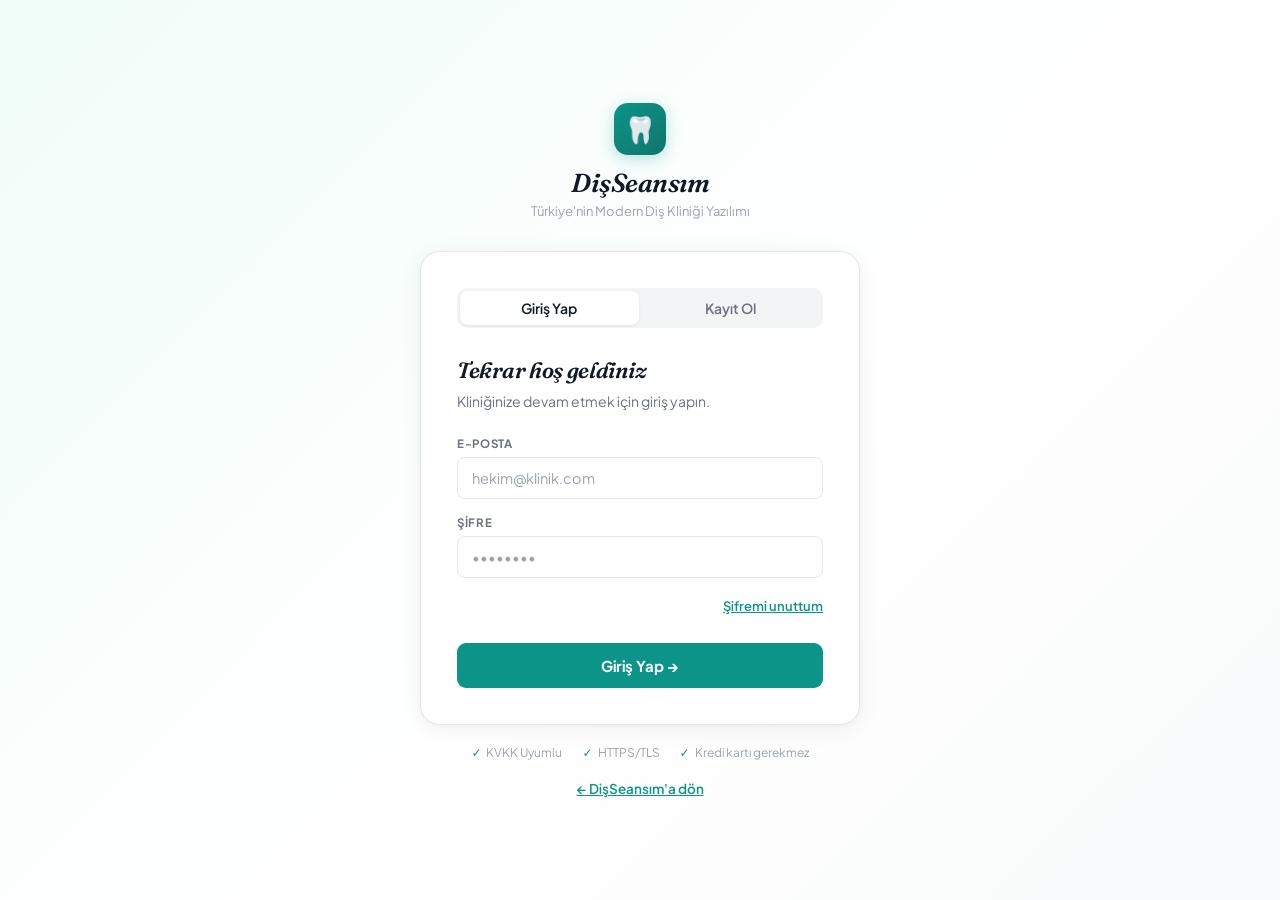
<file: app.html>
<!DOCTYPE html>
<html lang="tr">
<head>
<script defer src="https://guzellik.seansim.com/t.js" data-site="dis"></script>
<script type="text/javascript">
    (function(c,l,a,r,i,t,y){
        c[a]=c[a]||function(){(c[a].q=c[a].q||[]).push(arguments)};
        t=l.createElement(r);t.async=1;t.src="https://www.clarity.ms/tag/"+i;
        y=l.getElementsByTagName(r)[0];y.parentNode.insertBefore(t,y);
    })(window, document, "clarity", "script", "w499cwegb2");
</script>   
   <!-- Google tag (gtag.js) -->
<script async src="https://www.googletagmanager.com/gtag/js?id=G-8R17RCYN2D"></script>
<script>
  window.dataLayer = window.dataLayer || [];
  function gtag(){dataLayer.push(arguments);}
  gtag('js', new Date());

  gtag('config', 'G-8R17RCYN2D');
</script>
<meta charset="UTF-8">
<link rel="icon" href="data:image/svg+xml,<svg xmlns='http://www.w3.org/2000/svg' viewBox='0 0 100 100'><text y='.9em' font-size='90'>🦷</text></svg>">
<meta name="viewport" content="width=device-width,initial-scale=1">
<title>DişSeansım</title>
<link rel="manifest" href="/manifest.json">
<link rel="preconnect" href="https://fonts.googleapis.com">
<link href="https://fonts.googleapis.com/css2?family=Fraunces:ital,opsz,wght@0,9..144,400;0,9..144,600;0,9..144,700;1,9..144,400;1,9..144,600&family=Plus+Jakarta+Sans:wght@300;400;500;600;700&display=swap" rel="stylesheet">
<style>
/* ═══════════════════════════════════════════════════
   DISSEANSIM v9 — ALPINE CLINICAL · WHITE THEME
   Fraunces (display) + Plus Jakarta Sans (body)
   ═══════════════════════════════════════════════════ */
*,*::before,*::after{box-sizing:border-box;margin:0;padding:0}
:root{
  --bg:#F8F7F5; --s0:#FFFFFF; --s1:#FAFAF9; --s2:#F4F3F1; --s3:#ECEAE7; --s4:#E2DDD8;
  --b0:#E8E4DF; --b1:#EDE9E4; --b2:#F2EFEb;
  --t50:#F0FDF9; --t100:#CCFBF1; --t200:#99F6E4; --t400:#2DD4BF;
  --t500:#14B8A6; --t600:#0D9488; --t700:#0F766E; --t800:#115E59;
  --a50:#FFFBEB; --a100:#FEF3C7; --a400:#FBBF24; --a500:#F59E0B; --a600:#D97706; --a700:#B45309;
  --red:#EF4444; --redb:rgba(239,68,68,.08); --redBd:rgba(239,68,68,.18);
  --grn:#10B981; --grnb:rgba(16,185,129,.08); --grnBd:rgba(16,185,129,.18);
  --amr:#F59E0B; --amrb:rgba(245,158,11,.08); --amrBd:rgba(245,158,11,.2);
  --blu:#3B82F6; --blub:rgba(59,130,246,.08); --bluBd:rgba(59,130,246,.18);
  --c0:#1C1917; --c1:#44403C; --c2:#78716C; --c3:#A8A29E; --c4:#D6D3D1;
  --sh0:0 1px 2px rgba(0,0,0,.05);
  --sh1:0 1px 3px rgba(0,0,0,.08),0 1px 2px rgba(0,0,0,.04);
  --sh2:0 4px 8px rgba(0,0,0,.06),0 2px 4px rgba(0,0,0,.04);
  --sh3:0 12px 24px rgba(0,0,0,.08),0 4px 8px rgba(0,0,0,.04);
  --sh4:0 24px 48px rgba(0,0,0,.1),0 8px 16px rgba(0,0,0,.05);
  --r:6px;--r2:10px;--r3:14px;--r4:18px;--r5:24px;
  --D:'Fraunces',Georgia,serif;--B:'Plus Jakarta Sans',system-ui,sans-serif;
  --sw:236px;--th:56px;
}
html{-webkit-font-smoothing:antialiased;text-rendering:optimizeLegibility}
body{font-family:var(--B);background:var(--bg);color:var(--c0);font-size:13.5px;line-height:1.55;min-height:100vh;display:flex;overflow:hidden}
::-webkit-scrollbar{width:5px;height:5px}::-webkit-scrollbar-track{background:transparent}::-webkit-scrollbar-thumb{background:var(--s4);border-radius:99px}::-webkit-scrollbar-thumb:hover{background:var(--c4)}

/* SIDEBAR */
.sb{width:var(--sw);background:var(--s0);border-right:1px solid var(--b0);display:flex;flex-direction:column;flex-shrink:0;z-index:200;transition:width .22s ease;overflow:hidden}
.sb-logo{padding:16px 14px 15px;border-bottom:1px solid var(--b1);flex-shrink:0}
.logo-lnk{display:flex;align-items:center;gap:10px;cursor:pointer;text-decoration:none}
.logo-mrk{width:34px;height:34px;background:linear-gradient(135deg,var(--t500),var(--t700));border-radius:9px;display:grid;place-items:center;font-size:17px;flex-shrink:0;box-shadow:0 2px 8px rgba(13,148,136,.2)}
.logo-txt{font-family:var(--D);font-size:18px;font-style:italic;font-weight:600;color:var(--c0);letter-spacing:-.3px;line-height:1.1}
.logo-txt small{display:block;font-size:8.5px;font-style:normal;font-family:var(--B);font-weight:600;color:var(--c3);letter-spacing:.12em;text-transform:uppercase;margin-top:2px}
.sb-nav{flex:1;overflow-y:auto;overflow-x:hidden;padding:8px}
.nsec{font-size:10px;font-weight:700;letter-spacing:.12em;text-transform:uppercase;color:var(--c3);padding:12px 8px 4px}
.ni{display:flex;align-items:center;gap:8px;padding:7px 9px;border-radius:var(--r2);cursor:pointer;font-size:13px;font-weight:400;color:var(--c2);transition:all .12s;margin-bottom:1px;white-space:nowrap;overflow:hidden}
.ni:hover{background:var(--s2);color:var(--c1)}
.ni.on{background:var(--t50);color:var(--t700);font-weight:600;box-shadow:inset 0 0 0 1px var(--t100)}
.ni .ico{font-size:15px;width:20px;text-align:center;flex-shrink:0}
.nbadge{margin-left:auto;padding:1px 7px;border-radius:99px;font-size:10px;font-weight:700;flex-shrink:0}
.nb-t{background:var(--t100);color:var(--t700)}.nb-r{background:var(--redb);color:var(--red);border:1px solid var(--redBd)}.nb-a{background:var(--amrb);color:var(--a700)}
.sb-trial{margin:8px;background:var(--a50);border:1px solid var(--amrBd);border-radius:var(--r3);padding:10px 12px;cursor:pointer;transition:all .18s}
.sb-trial:hover{background:var(--a100)}
.tr-title{font-size:11.5px;font-weight:700;color:var(--a700)}.tr-days{font-size:10.5px;color:var(--c2);margin-top:2px}
.tr-bar-bg{height:3px;background:var(--b0);border-radius:99px;margin-top:8px;overflow:hidden}
.tr-bar{height:100%;background:linear-gradient(90deg,var(--a500),var(--a400));border-radius:99px;transition:width .6s}
.sb-foot{padding:10px 8px;border-top:1px solid var(--b1);flex-shrink:0}
.sb-user{display:flex;align-items:center;gap:9px;padding:7px 9px;border-radius:var(--r2);cursor:pointer;transition:background .12s}
.sb-user:hover{background:var(--s2)}
.u-av{width:30px;height:30px;background:linear-gradient(135deg,var(--t500),var(--a400));border-radius:8px;display:grid;place-items:center;font-size:11px;font-weight:700;color:white;flex-shrink:0;font-family:var(--D);box-shadow:var(--sh1)}
.u-nm{font-size:12.5px;font-weight:600;color:var(--c0);white-space:nowrap;overflow:hidden;text-overflow:ellipsis}
.u-rl{font-size:10.5px;color:var(--c3);margin-top:1px}
.sb-out{margin-left:auto;background:none;border:none;cursor:pointer;color:var(--c3);font-size:15px;padding:2px;transition:color .12s;flex-shrink:0}
.sb-out:hover{color:var(--red)}

/* MAIN */
.main{flex:1;display:flex;flex-direction:column;overflow:hidden;min-width:0}
.topbar{height:var(--th);background:var(--s0);border-bottom:1px solid var(--b0);display:flex;align-items:center;padding:0 22px;gap:12px;flex-shrink:0;z-index:100;box-shadow:var(--sh0)}
.tb-title{font-family:var(--D);font-size:20px;font-style:italic;font-weight:600;color:var(--c0);flex:1;letter-spacing:-.3px}
.tb-right{display:flex;align-items:center;gap:8px}
.pt-chip{display:none;align-items:center;gap:7px;background:var(--t50);border:1px solid var(--t200);border-radius:99px;padding:4px 12px 4px 5px;cursor:pointer;transition:all .12s}
.pt-chip:hover{background:var(--t100)}
.ptc-av{width:22px;height:22px;background:linear-gradient(135deg,var(--t500),var(--a500));border-radius:50%;display:grid;place-items:center;font-size:9px;font-weight:700;color:white}
.ptc-nm{font-size:12.5px;font-weight:600;color:var(--t700)}
.content{flex:1;overflow-y:auto;padding:22px 26px}
.view{display:none}.view.on{display:block;animation:vfade .18s ease}
@keyframes vfade{from{opacity:0;transform:translateY(4px)}to{opacity:1;transform:none}}

/* PATIENT SELECTOR BAR — sticky on clinical screens */
.psel{background:var(--s0);border:1.5px solid var(--b0);border-radius:var(--r3);padding:12px 16px;margin-bottom:18px;display:flex;align-items:center;gap:12px;flex-wrap:wrap;box-shadow:var(--sh0);transition:border-color .15s,box-shadow .15s;position:sticky;top:-22px;z-index:50}
.psel:focus-within{border-color:var(--t400);box-shadow:0 0 0 3px rgba(20,184,166,.08),var(--sh1)}
.psel-av{width:38px;height:38px;background:linear-gradient(135deg,var(--t500),var(--a400));border-radius:10px;display:grid;place-items:center;font-size:14px;font-weight:700;color:white;flex-shrink:0;font-family:var(--D);box-shadow:var(--sh1)}
.psel-body{flex:1;min-width:180px}
.psel-name{font-size:14px;font-weight:600;color:var(--c0)}
.psel-meta{font-size:11.5px;color:var(--c2);margin-top:2px}
.psel-acts{display:flex;gap:6px;flex-shrink:0}
.pt-dd{position:absolute;top:calc(100%+5px);left:0;right:0;background:var(--s0);border:1px solid var(--b0);border-radius:var(--r3);z-index:400;overflow:hidden;box-shadow:var(--sh4);display:none;max-height:280px;overflow-y:auto}
.pt-dd.show{display:block;animation:vfade .15s ease}
.pddi{display:flex;align-items:center;gap:10px;padding:10px 14px;cursor:pointer;transition:background .1s;border-bottom:1px solid var(--b2)}
.pddi:last-child{border-bottom:none}
.pddi:hover{background:var(--s2)}
.pddi-av{width:30px;height:30px;background:linear-gradient(135deg,var(--t400),var(--a400));border-radius:8px;display:grid;place-items:center;font-size:11px;font-weight:700;color:white;flex-shrink:0}
.pddi-nm{font-size:13px;font-weight:600;color:var(--c0)}.pddi-sub{font-size:11px;color:var(--c2)}

/* BUTTONS */
.btn{display:inline-flex;align-items:center;gap:5px;padding:7.5px 15px;border-radius:var(--r2);font-size:13px;font-weight:600;font-family:var(--B);cursor:pointer;border:none;transition:all .12s;white-space:nowrap;line-height:1.3}
.btn-p{background:var(--t600);color:white;box-shadow:0 1px 3px rgba(13,148,136,.25)}
.btn-p:hover{background:var(--t700);transform:translateY(-1px);box-shadow:0 4px 14px rgba(13,148,136,.22)}
.btn-s{background:var(--s0);color:var(--c1);border:1px solid var(--b0);box-shadow:var(--sh0)}
.btn-s:hover{background:var(--s2);border-color:var(--c4)}
.btn-a{background:var(--a600);color:white;box-shadow:0 1px 3px rgba(217,119,6,.25)}
.btn-a:hover{background:var(--a700);transform:translateY(-1px)}
.btn-d{background:var(--redb);color:var(--red);border:1px solid var(--redBd)}
.btn-d:hover{background:rgba(239,68,68,.14)}
.btn-g{background:var(--grnb);color:var(--grn);border:1px solid var(--grnBd)}
.btn-g:hover{background:rgba(16,185,129,.14)}
.btn-sm{padding:5px 11px;font-size:12px}.btn-xs{padding:3px 8px;font-size:11.5px}
.btn-ic{width:30px;height:30px;padding:0;justify-content:center;flex-shrink:0}
.btn:disabled{opacity:.38;cursor:not-allowed;transform:none!important}

/* SURFACES */
.card{background:var(--s0);border:1px solid var(--b0);border-radius:var(--r4);padding:20px;box-shadow:var(--sh0)}
.panel{background:var(--s2);border:1px solid var(--b1);border-radius:var(--r2);padding:12px 14px}

/* GRID */
.g2{display:grid;grid-template-columns:1fr 1fr;gap:16px}
.g3{display:grid;grid-template-columns:repeat(3,1fr);gap:16px}
.g4{display:grid;grid-template-columns:repeat(4,1fr);gap:14px}
.g5{display:grid;grid-template-columns:repeat(5,1fr);gap:12px}

/* KPI */
.kpi{background:var(--s0);border:1px solid var(--b0);border-radius:var(--r4);padding:18px 20px 16px;position:relative;overflow:hidden;transition:all .18s;box-shadow:var(--sh0)}
.kpi:hover{box-shadow:var(--sh2);transform:translateY(-1px)}
.kpi::before{content:'';position:absolute;top:0;left:0;right:0;height:3px;background:var(--kc,var(--t500));border-radius:var(--r4) var(--r4) 0 0}
.kpi-ic{position:absolute;top:14px;right:16px;font-size:26px;opacity:.08}
.kpi-l{font-size:10px;font-weight:700;letter-spacing:.08em;text-transform:uppercase;color:var(--c3);margin-bottom:10px}
.kpi-v{font-family:var(--D);font-size:32px;font-weight:700;color:var(--c0);line-height:1;margin-bottom:5px;letter-spacing:-.5px}
.kpi-s{font-size:11.5px;color:var(--c2);line-height:1.5}
.tr{display:inline-flex;align-items:center;gap:3px;font-size:10.5px;font-weight:700;padding:2px 7px;border-radius:99px;margin-top:4px}
.tr-up{background:var(--grnb);color:var(--grn)}.tr-dn{background:var(--redb);color:var(--red)}

/* TABLE */
.tbl{background:var(--s0);border:1px solid var(--b0);border-radius:var(--r4);overflow:hidden;box-shadow:var(--sh0)}
table{width:100%;border-collapse:collapse}
thead th{background:var(--s2);padding:10px 15px;text-align:left;font-size:10px;font-weight:700;letter-spacing:.09em;text-transform:uppercase;color:var(--c2);border-bottom:1px solid var(--b0)}
tbody tr{border-bottom:1px solid var(--b2);transition:background .1s;cursor:pointer}
tbody tr:last-child{border-bottom:none}
tbody tr:hover{background:var(--s1)}
td{padding:11px 15px;font-size:13px;color:var(--c1)}
td strong{color:var(--c0);font-weight:600}
.te{text-align:center;padding:60px 20px;color:var(--c3);font-size:13px}

/* BADGES */
.bdg{display:inline-flex;align-items:center;gap:3px;padding:2px 9px;border-radius:99px;font-size:11px;font-weight:700;white-space:nowrap}
.bt{background:var(--t50);color:var(--t700);border:1px solid var(--t100)}
.bg2{background:var(--grnb);color:var(--grn);border:1px solid var(--grnBd)}
.br2{background:var(--redb);color:var(--red);border:1px solid var(--redBd)}
.ba2{background:var(--amrb);color:var(--a700);border:1px solid var(--amrBd)}
.bb2{background:var(--blub);color:var(--blu);border:1px solid var(--bluBd)}
.bk{background:var(--s3);color:var(--c2);border:1px solid var(--b0)}

/* FORMS */
.fr{display:grid;gap:12px;margin-bottom:12px}
.fc2{grid-template-columns:1fr 1fr}.fc3{grid-template-columns:1fr 1fr 1fr}.fc4{grid-template-columns:1fr 1fr 1fr 1fr}
label{display:block;font-size:10.5px;font-weight:700;letter-spacing:.06em;text-transform:uppercase;color:var(--c2);margin-bottom:5px}
input,select,textarea{width:100%;background:var(--s0);border:1.5px solid var(--b0);border-radius:var(--r);padding:8.5px 12px;font-size:13.5px;font-family:var(--B);color:var(--c0);outline:none;transition:all .14s;-webkit-appearance:none}
input::placeholder,textarea::placeholder{color:var(--c4)}
input:focus,select:focus,textarea:focus{border-color:var(--t500);box-shadow:0 0 0 3px rgba(20,184,166,.1)}
select option{background:white;color:var(--c0)}
textarea{resize:vertical;min-height:72px;line-height:1.65}
input[type=checkbox]{width:auto;cursor:pointer;accent-color:var(--t500)}
input[type=file]{padding:7px 12px;cursor:pointer;font-size:12.5px}

/* TABS */
.tabs{display:flex;gap:2px;background:var(--s2);border:1px solid var(--b1);border-radius:var(--r2);padding:3px;margin-bottom:18px;width:fit-content;overflow-x:auto;flex-shrink:0}
.tab{padding:6px 14px;border-radius:var(--r);font-size:13px;font-weight:500;color:var(--c2);cursor:pointer;transition:all .12s;white-space:nowrap}
.tab.on{background:var(--s0);color:var(--c0);font-weight:600;box-shadow:var(--sh1)}
.tab:hover:not(.on){color:var(--c1)}

/* MODALS */
.mbg{position:fixed;inset:0;background:rgba(28,25,23,.32);backdrop-filter:blur(4px);z-index:500;display:none;align-items:center;justify-content:center;padding:20px}
.mbg.on{display:flex}
.mbox{background:var(--s0);border:1px solid var(--b0);border-radius:var(--r5);width:100%;max-width:560px;max-height:92vh;overflow-y:auto;animation:min .2s cubic-bezier(.34,1.4,.64,1);box-shadow:var(--sh4)}
.mlg{max-width:760px}
.mhd{padding:22px 24px 0;display:flex;align-items:flex-start;justify-content:space-between;gap:12px}
.mt{font-family:var(--D);font-size:21px;font-style:italic;font-weight:600;color:var(--c0);letter-spacing:-.3px;line-height:1.2}
.mx{background:var(--s2);border:1px solid var(--b0);width:28px;height:28px;border-radius:50%;cursor:pointer;color:var(--c2);font-size:12px;display:grid;place-items:center;transition:all .12s;flex-shrink:0;margin-top:3px}
.mx:hover{background:var(--redb);color:var(--red);border-color:var(--redBd)}
.mb{padding:18px 24px}
.mft{padding:0 24px 20px;display:flex;align-items:center;justify-content:flex-end;gap:8px;border-top:1px solid var(--b1);padding-top:16px}
@keyframes min{from{opacity:0;transform:translateY(16px) scale(.96)}to{opacity:1;transform:none}}

/* SEC HEAD */
.sh{display:flex;align-items:flex-start;justify-content:space-between;margin-bottom:18px;flex-wrap:wrap;gap:10px}
.st{font-family:var(--D);font-size:22px;font-style:italic;font-weight:600;color:var(--c0);letter-spacing:-.3px}
.ss{font-size:12px;color:var(--c2);margin-top:3px}
.divider{height:1px;background:var(--b1);margin:16px 0}

/* SEARCH */
.srch{position:relative}.srch input{padding-left:36px}
.srch::before{content:'⌕';position:absolute;left:11px;top:50%;transform:translateY(-50%);font-size:16px;color:var(--c3);pointer-events:none;z-index:1}

/* PATIENT HEADER */
.pth{background:linear-gradient(135deg,var(--t50),var(--s0));border:1.5px solid var(--t100);border-radius:var(--r4);padding:20px 22px;margin-bottom:18px;display:flex;align-items:center;gap:16px;flex-wrap:wrap}
.pth-av{width:54px;height:54px;background:linear-gradient(135deg,var(--t500),var(--a400));border-radius:14px;display:grid;place-items:center;font-size:21px;font-weight:700;color:white;flex-shrink:0;font-family:var(--D);box-shadow:var(--sh2)}
.pth-meta{display:flex;gap:8px;flex-wrap:wrap;margin-top:4px}
.pth-meta span{font-size:11.5px;color:var(--c2);display:flex;align-items:center;gap:3px}
.pth-acts{margin-left:auto;display:flex;gap:6px;flex-wrap:wrap}

/* ODONTOGRAM */
.odo-wrap{background:var(--s0);border:1px solid var(--b0);border-radius:var(--r4);padding:22px;overflow-x:auto;box-shadow:var(--sh0)}
.odo-arch{display:flex;justify-content:space-between;font-size:9px;font-weight:700;letter-spacing:.1em;text-transform:uppercase;color:var(--c3);padding:0 8px;max-width:620px;margin:0 auto 6px}
.odo-row{display:flex;gap:3px;justify-content:center;margin:2px 0}
.odo-mid{display:flex;align-items:center;justify-content:center;gap:12px;margin:5px auto;max-width:620px}
.odo-mid-line{flex:1;height:1px;background:linear-gradient(to right,transparent,var(--b0),transparent)}
.odo-mid-lbl{font-size:9px;font-weight:700;letter-spacing:.1em;text-transform:uppercase;color:var(--c3);white-space:nowrap}
.tooth{width:33px;height:43px;border-radius:6px 6px 4px 4px;border:1.5px solid var(--b0);background:var(--s2);cursor:pointer;display:flex;flex-direction:column;align-items:center;justify-content:center;transition:all .12s;position:relative;flex-shrink:0}
.tooth:hover{border-color:var(--t400);transform:translateY(-3px);box-shadow:0 4px 12px rgba(20,184,166,.14);z-index:5}
.tooth.sel{border-color:var(--t500);box-shadow:0 0 0 3px rgba(20,184,166,.14);background:var(--t50)}
.t-ic{font-size:11px;line-height:1;height:15px;display:flex;align-items:center}
.t-no{position:absolute;bottom:2px;font-size:6.5px;color:var(--c3);font-weight:700}
.tooth.caries{background:#FFFBEB;border-color:#FCD34D}
.tooth.filled{background:var(--t50);border-color:var(--t400)}
.tooth.crown{background:var(--a50);border-color:var(--a400)}
.tooth.implant{background:var(--grnb);border-color:var(--grn)}
.tooth.rct{background:var(--redb);border-color:var(--red)}
.tooth.bridge{background:var(--blub);border-color:var(--blu)}
.tooth.veneer{background:#F5F3FF;border-color:#A78BFA}
.tooth.extracted,.tooth.missing{opacity:.2;background:transparent}
.odo-legend{display:flex;flex-wrap:wrap;gap:8px;margin-top:16px;padding-top:14px;border-top:1px solid var(--b1);justify-content:center}
.odo-li{display:flex;align-items:center;gap:5px;font-size:11px;color:var(--c2);cursor:pointer;padding:3px 8px;border-radius:99px;transition:background .1s}
.odo-li:hover{background:var(--s2)}
.odo-dot{width:10px;height:10px;border-radius:3px;flex-shrink:0}
.odo-detail{background:var(--s0);border:1.5px solid var(--t100);border-radius:var(--r2);padding:18px;margin-top:14px;animation:vfade .15s ease}

/* SCHEDULE ITEMS */
.si{display:flex;align-items:center;gap:12px;padding:10px 14px;border-radius:var(--r2);background:var(--s0);border:1px solid var(--b1);margin-bottom:6px;cursor:pointer;transition:all .12s;box-shadow:var(--sh0)}
.si:hover{border-color:var(--t200);background:var(--t50)}
.si-t{font-size:12.5px;font-weight:700;color:var(--t700);width:78px;flex-shrink:0;font-family:var(--D)}
.si-p{font-size:13px;font-weight:600;color:var(--c0);flex:1;white-space:nowrap;overflow:hidden;text-overflow:ellipsis}
.si-type{font-size:11px;color:var(--c2);margin-top:1px}
.si-dot{width:7px;height:7px;border-radius:50%;flex-shrink:0}

/* WEEK CHART */
.wc{display:flex;gap:5px;align-items:flex-end;height:56px;margin-bottom:6px}
.wb{flex:1;border-radius:4px 4px 0 0;background:var(--s3);min-height:4px;transition:height .5s cubic-bezier(.34,1.56,.64,1);cursor:pointer;position:relative}
.wb.tod{background:linear-gradient(to top,var(--t600),var(--t400))}
.wb:hover .wbtt{display:block}
.wbtt{display:none;position:absolute;bottom:calc(100%+5px);left:50%;transform:translateX(-50%);background:var(--c0);color:white;border-radius:6px;padding:4px 8px;font-size:10.5px;white-space:nowrap;z-index:20}
.wd{display:flex;gap:5px}
.wdl{flex:1;text-align:center;font-size:9.5px;font-weight:700;color:var(--c3)}
.wdl.tod{color:var(--t600)}

/* ALERTS */
.al{display:flex;align-items:center;gap:10px;padding:10px 14px;border-radius:var(--r);margin-bottom:8px;font-size:13px;font-weight:500;cursor:pointer;transition:all .12s}
.al:hover{transform:translateX(2px)}
.al-a{background:var(--amrb);border:1px solid var(--amrBd);color:var(--c1)}
.al-r{background:var(--redb);border:1px solid var(--redBd);color:var(--c1)}
.al-t{background:var(--t50);border:1px solid var(--t100);color:var(--c1)}
.al-g{background:var(--grnb);border:1px solid var(--grnBd);color:var(--c1)}

/* QUICK ACTIONS */
.qa{display:flex;flex-direction:column;align-items:center;justify-content:center;gap:7px;padding:16px 8px 14px;background:var(--s0);border:1px solid var(--b0);border-radius:var(--r2);cursor:pointer;transition:all .14s;text-align:center;box-shadow:var(--sh0)}
.qa:hover{background:var(--t50);border-color:var(--t200);transform:translateY(-2px);box-shadow:var(--sh2)}
.qa-ic{font-size:22px;line-height:1}.qa-lbl{font-size:11.5px;font-weight:600;color:var(--c1)}

/* ONBOARDING WIZARD */
.ob-card{background:linear-gradient(135deg,var(--t50),var(--s0));border:1.5px solid var(--t100);border-radius:var(--r4);padding:22px;margin-bottom:22px;position:relative;overflow:hidden}
.ob-card::before{content:'';position:absolute;top:0;left:0;right:0;height:3px;background:linear-gradient(90deg,var(--t500),var(--a500));border-radius:var(--r4) var(--r4) 0 0}
.ob-hd{display:flex;align-items:center;justify-content:space-between;margin-bottom:14px}
.ob-title{font-family:var(--D);font-size:18px;font-style:italic;font-weight:600;color:var(--c0)}
.ob-pct{font-size:12.5px;font-weight:700;color:var(--t700)}
.ob-bar-bg{height:5px;background:var(--b0);border-radius:99px;margin-bottom:20px;overflow:hidden}
.ob-bar{height:100%;background:linear-gradient(90deg,var(--t500),var(--a400));border-radius:99px;transition:width .6s ease}
.ob-steps{display:grid;grid-template-columns:repeat(4,1fr);gap:12px}
.ob-step{background:var(--s0);border:1px solid var(--b0);border-radius:var(--r3);padding:14px;cursor:pointer;transition:all .14s;box-shadow:var(--sh0);position:relative}
.ob-step:hover{border-color:var(--t200);background:var(--t50);transform:translateY(-1px);box-shadow:var(--sh2)}
.ob-step.done{background:var(--grnb);border-color:var(--grnBd)}
.ob-step-n{width:28px;height:28px;border-radius:50%;background:var(--s3);display:flex;align-items:center;justify-content:center;font-size:12px;font-weight:700;color:var(--c2);margin-bottom:10px;transition:all .2s;font-family:var(--D)}
.ob-step.done .ob-step-n{background:var(--grn);color:white}
.ob-step-lbl{font-size:12.5px;font-weight:700;color:var(--c0);line-height:1.4;margin-bottom:4px}
.ob-step-sub{font-size:11px;color:var(--c3);line-height:1.5}
.ob-step-arrow{position:absolute;bottom:12px;right:12px;font-size:14px;color:var(--c4);transition:all .12s}
.ob-step:hover .ob-step-arrow{color:var(--t600);transform:translateX(2px)}
.ob-close{position:absolute;top:14px;right:14px;background:none;border:none;color:var(--c3);cursor:pointer;font-size:14px;transition:color .12s}
.ob-close:hover{color:var(--red)}

/* X-RAY */
.xg{display:grid;grid-template-columns:repeat(auto-fill,minmax(148px,1fr));gap:12px;margin-top:12px}
.xt{border:1px solid var(--b0);border-radius:var(--r2);overflow:hidden;cursor:pointer;transition:all .14s;background:var(--s0);box-shadow:var(--sh0)}
.xt:hover{border-color:var(--t400);transform:scale(1.02);box-shadow:var(--sh2)}
.xt img{width:100%;height:118px;object-fit:cover;display:block}
.xt-ph{height:118px;display:grid;place-items:center;font-size:36px;opacity:.2;background:var(--s2)}
.xt-m{padding:8px 10px}.xt-type{font-size:12px;font-weight:700;color:var(--c1);margin-bottom:2px}.xt-date{font-size:11px;color:var(--c3)}
.xv{position:fixed;inset:0;background:rgba(0,0,0,.93);z-index:700;display:none;flex-direction:column;align-items:center;justify-content:center;gap:16px}
.xv.on{display:flex}
.xv img{max-width:86vw;max-height:76vh;object-fit:contain;border-radius:var(--r);transition:transform .2s}
.xv-bar{display:flex;gap:8px;align-items:center}
.xv-info{color:rgba(255,255,255,.7);font-size:13px}

/* AI PANEL */
.ai-pnl{background:linear-gradient(135deg,var(--t50),var(--a50));border:1.5px solid var(--t100);border-radius:var(--r2);padding:14px;margin-bottom:14px}
.ai-hd{display:flex;align-items:center;gap:8px;margin-bottom:10px;font-size:13px;font-weight:700;color:var(--t700)}
.ai-res{background:var(--s0);border:1px solid var(--b0);border-radius:var(--r);padding:12px;font-size:13px;color:var(--c1);line-height:1.75;white-space:pre-wrap;margin-top:10px;display:none;animation:vfade .2s}
.ai-sp{display:none;text-align:center;padding:16px;color:var(--c2);font-size:13px}

/* RX */
.rx-row{display:flex;gap:8px;align-items:flex-end;padding:10px;background:var(--s2);border:1px solid var(--b1);border-radius:var(--r);margin-bottom:8px}

/* INFO BOXES */
.ibox{background:var(--s2);border:1px solid var(--b1);border-radius:var(--r);padding:12px 14px;font-size:13px;color:var(--c1);line-height:1.75}
.ibox.teal{background:var(--t50);border-color:var(--t100)}
.ibox.amber{background:var(--a50);border-color:var(--amrBd)}
.ibox.red{background:var(--redb);border-color:var(--redBd)}
.ibox.green{background:var(--grnb);border-color:var(--grnBd)}
.ibox code{font-family:monospace;font-size:11.5px;color:var(--t700);background:var(--t100);padding:1px 5px;border-radius:4px}

/* REF CODE */
.ref-code{background:var(--a50);border:2px dashed var(--amrBd);border-radius:var(--r);padding:12px 16px;font-family:var(--D);font-size:20px;font-weight:700;letter-spacing:.2em;color:var(--a700);text-align:center;cursor:pointer;transition:all .2s}
.ref-code:hover{border-color:var(--a500);transform:scale(1.01)}

/* UPGRADE */
.upg-box{background:linear-gradient(135deg,var(--a50),var(--s0));border:1.5px solid var(--amrBd);border-radius:var(--r4);padding:28px;text-align:center}
.upg-box h3{font-family:var(--D);font-size:22px;font-style:italic;font-weight:700;color:var(--a700);margin-bottom:8px}
.upg-box p{font-size:13.5px;color:var(--c2);margin-bottom:16px;line-height:1.65}

/* EMPTY STATES */
.empty{text-align:center;padding:56px 20px;color:var(--c3)}
.empty-ic{font-size:44px;margin-bottom:14px;opacity:.3}
.empty-t{font-family:var(--D);font-size:18px;font-style:italic;color:var(--c2);margin-bottom:5px}
.empty-s{font-size:13px;line-height:1.7;max-width:280px;margin:0 auto}

/* TOASTS */
.toast-stack{position:fixed;bottom:22px;right:22px;z-index:999;display:flex;flex-direction:column;gap:8px;pointer-events:none}
.toast{display:flex;align-items:center;gap:10px;padding:12px 17px;border-radius:var(--r2);background:var(--c0);color:white;font-size:13px;font-weight:500;min-width:220px;max-width:360px;box-shadow:var(--sh4);animation:tin .3s cubic-bezier(.34,1.56,.64,1);pointer-events:all}
.toast-e{background:var(--red)}.toast-s{background:var(--grn)}
.toast.out{animation:tout .25s ease forwards}
@keyframes tin{from{opacity:0;transform:translateX(20px) scale(.93)}to{opacity:1;transform:none}}
@keyframes tout{to{opacity:0;transform:translateX(20px)}}
@keyframes spin{to{transform:rotate(360deg)}}
.spin{animation:spin 1s linear infinite;display:inline-block}

/* UTILS */
.fl{display:flex}.f1{flex:1}.aic{align-items:center}.jsb{justify-content:space-between}
.g4{gap:4px}.g6{gap:6px}.g8{gap:8px}.g12{gap:12px}.g16{gap:16px}
.mb4{margin-bottom:4px}.mb8{margin-bottom:8px}.mb12{margin-bottom:12px}.mb16{margin-bottom:16px}.mb20{margin-bottom:20px}
.mt8{margin-top:8px}.mt12{margin-top:12px}.mt16{margin-top:16px}
.xs{font-size:11px}.sm{font-size:12.5px}
.c0{color:var(--c0)}.c1{color:var(--c1)}.c2{color:var(--c2)}.c3{color:var(--c3)}
.t-t{color:var(--t700)}.t-a{color:var(--a700)}.t-r{color:var(--red)}.t-g{color:var(--grn)}
.fw6{font-weight:600}.fw7{font-weight:700}
.fd{font-family:var(--D)}.fi{font-style:italic}
.trunc{white-space:nowrap;overflow:hidden;text-overflow:ellipsis}
.pr{position:relative}
/* Responsive */
@media(max-width:1024px){:root{--sw:52px}.logo-txt,.logo-txt small,.nsec,.ni span:not(.ico),.sb-trial,.u-nm,.u-rl,.sb-out{display:none}.ni{justify-content:center;padding:9px}.g4{grid-template-columns:1fr 1fr}.g5{grid-template-columns:repeat(3,1fr)}.ob-steps{grid-template-columns:1fr 1fr}}
@media(max-width:640px){.g2,.g3,.g4,.g5{grid-template-columns:1fr}.content{padding:14px 16px}}
</style>
</head>
<body>

<!-- ═══ SIDEBAR ═══ -->
<div class="sb" id="sidebar">
  <div class="sb-logo">
    <a class="logo-lnk" href="index.html">
      <div class="logo-mrk">🦷</div>
      <div class="logo-txt">DişSeansım<small>Klinik Yönetimi</small></div>
    </a>
  </div>
  <nav class="sb-nav">
    <div class="nsec">Klinik</div>
    <div class="ni on" data-v="dashboard" onclick="nav('dashboard')"><span class="ico">📊</span><span>Dashboard</span></div>
    <div class="ni" data-v="appointments" onclick="nav('appointments')"><span class="ico">📅</span><span>Randevular</span><span class="nbadge nb-t" id="nb-apt" style="display:none">0</span></div>
    <div class="ni" data-v="patients" onclick="nav('patients')"><span class="ico">👥</span><span>Hastalar</span></div>
    <div class="nsec">Klinik İşlem</div>
    <div class="ni" data-v="odontogram" onclick="nav('odontogram')"><span class="ico">🦷</span><span>Odontogram</span></div>
    <div class="ni" data-v="xrays" onclick="nav('xrays')"><span class="ico">🩻</span><span>Röntgenler</span></div>
    <div class="ni" data-v="notes" onclick="nav('notes')"><span class="ico">📝</span><span>Tedavi Notları</span></div>
    <div class="ni" data-v="prescriptions" onclick="nav('prescriptions')"><span class="ico">💊</span><span>Reçeteler</span></div>
    <div class="ni" data-v="plans" onclick="nav('plans')"><span class="ico">📋</span><span>Tedavi Planları</span></div>
    <div class="nsec">Yönetim</div>
    <div class="ni" data-v="billing" onclick="nav('billing')"><span class="ico">💰</span><span>Fatura &amp; Ödeme</span></div>
    <div class="ni" data-v="inventory" onclick="nav('inventory')"><span class="ico">📦</span><span>Stok Yönetimi</span><span class="nbadge nb-r" id="nb-stock" style="display:none">!</span></div>
    <div class="ni" data-v="sms" onclick="nav('sms')"><span class="ico">💬</span><span>SMS &amp; E-Posta</span></div>
    <div class="ni" data-v="sterilization" onclick="nav('sterilization')"><span class="ico">🧪</span><span>Sterilizasyon</span></div>
    <div class="ni" data-v="reports" onclick="nav('reports')"><span class="ico">📈</span><span>Raporlar</span></div>
    <div class="ni" data-v="referral" onclick="nav('referral')"><span class="ico">🎁</span><span>Referans</span></div>
    <div class="ni" data-v="settings" onclick="nav('settings')"><span class="ico">⚙️</span><span>Ayarlar</span></div>
  </nav>
  <div id="trial-sb" style="display:none" class="sb-trial" onclick="requestPlan()">
    <div class="tr-title">⭐ Ücretsiz Deneme</div>
    <div class="tr-days"><span id="trial-days">14</span> gün kaldı</div>
    <div class="tr-bar-bg"><div class="tr-bar" id="trial-bar" style="width:100%"></div></div>
  </div>
  <div class="sb-foot">
    <div class="sb-user">
      <div class="u-av" id="u-av">?</div>
      <div style="flex:1;min-width:0"><div class="u-nm" id="u-nm">Yükleniyor…</div><div class="u-rl" id="u-rl">—</div></div>
      <button class="sb-out" onclick="logout()" title="Çıkış">⏻</button>
    </div>
  </div>
</div>

<!-- ═══ MAIN ═══ -->
<div class="main">
<div class="topbar">
  <div class="tb-title" id="tb-title">Dashboard</div>
  <div class="tb-right">
    <div class="pt-chip" id="pt-chip" onclick="clearGPt()">
      <div class="ptc-av" id="ptc-av">?</div>
      <span class="ptc-nm" id="ptc-nm">—</span>
      <span style="font-size:9px;color:var(--c3);margin-left:2px">✕</span>
    </div>
    <button class="btn btn-p btn-sm" onclick="openAptModal(null)">+ Randevu</button>
  </div>
</div>
<div class="content" id="main-content">

<!-- ╔══ DASHBOARD ══╗ -->
<div class="view on" id="view-dashboard">
  <div class="ob-card" id="ob-card" style="display:none">
    <button class="ob-close" onclick="this.closest('.ob-card').style.display='none'">✕</button>
    <div class="ob-hd"><div class="ob-title">🚀 Kliniğinizi Adım Adım Kurun</div><div class="ob-pct"><span id="ob-n">0</span>/4 tamamlandı</div></div>
    <div class="ob-bar-bg"><div class="ob-bar" id="ob-bar" style="width:0%"></div></div>
    <div class="ob-steps" id="ob-steps"></div>
  </div>
  <!-- KPIs -->
  <div class="g4 mb16">
    <div class="kpi" style="--kc:var(--t500)"><div class="kpi-ic">📅</div><div class="kpi-l">Bugünkü Randevu</div><div class="kpi-v" id="k-today">—</div><div class="kpi-s" id="k-today-s">yükleniyor</div></div>
    <div class="kpi" style="--kc:var(--grn)"><div class="kpi-ic">💰</div><div class="kpi-l">Bu Ay Gelir</div><div class="kpi-v" id="k-rev">—</div><div class="kpi-s" id="k-rev-s">yükleniyor</div></div>
    <div class="kpi" style="--kc:var(--a500)"><div class="kpi-ic">👥</div><div class="kpi-l">Toplam Hasta</div><div class="kpi-v" id="k-pts">—</div><div class="kpi-s">Bu ay +<span id="k-npts">0</span> yeni</div></div>
    <div class="kpi" style="--kc:var(--red)"><div class="kpi-ic">📵</div><div class="kpi-l">Gelmeyen Hasta</div><div class="kpi-v" id="k-ns">—</div><div class="kpi-s">Son 30 gün</div></div>
  </div>
  <!-- Quick actions -->
  <div class="g5 mb20">
    <div class="qa" onclick="openAptModal(null)"><div class="qa-ic">📅</div><div class="qa-lbl">Randevu Ekle</div></div>
    <div class="qa" onclick="quickNewPt()"><div class="qa-ic">👤</div><div class="qa-lbl">Yeni Hasta</div></div>
    <div class="qa" onclick="openNoteModal(null)"><div class="qa-ic">📝</div><div class="qa-lbl">Tedavi Notu</div></div>
    <div class="qa" onclick="quickBill()"><div class="qa-ic">🧾</div><div class="qa-lbl">Fatura Kes</div></div>
    <div class="qa" onclick="nav('sms')"><div class="qa-ic">💬</div><div class="qa-lbl">SMS Gönder</div></div>
  </div>
  <div class="g2 mb16">
    <div>
      <div class="card mb16">
        <div class="fl aic jsb mb12"><div class="st" style="font-size:17px">Bu Haftanın Randevuları</div><div class="xs c3" id="today-date"></div></div>
        <div class="wc" id="wc-chart"></div>
        <div class="wd" id="wd-labels"></div>
      </div>
      <div class="card">
        <div class="fl aic jsb mb12"><div class="st" style="font-size:17px">Bugünkü Program</div><button class="btn btn-s btn-sm" onclick="nav('appointments')">Tümü →</button></div>
        <div id="today-sched"><div class="xs c3">Yükleniyor…</div></div>
      </div>
    </div>
    <div>
      <div class="card mb16"><div class="st mb12" style="font-size:17px">⚡ Uyarılar</div><div id="dash-alerts"><div class="xs c3">Kontrol ediliyor…</div></div></div>
      <div class="card">
        <div class="fl aic jsb mb12"><div class="st" style="font-size:17px">📦 Kritik Stok</div><button class="btn btn-s btn-sm" onclick="nav('inventory')">Stok →</button></div>
        <div id="dash-stock"><div class="xs c3">Kontrol ediliyor…</div></div>
      </div>
    </div>
  </div>
</div>

<!-- ╔══ APPOINTMENTS ══╗ -->
<div class="view" id="view-appointments">
  <div class="sh"><div class="st">Randevular</div>
    <div class="fl aic g8">
      <input type="date" id="apt-date-f" onchange="loadApts()" style="width:148px">
      <button class="btn btn-s btn-sm" onclick="shiftDate(-1)">◀</button>
      <button class="btn btn-s btn-sm" onclick="shiftDate(0)">Bugün</button>
      <button class="btn btn-s btn-sm" onclick="shiftDate(1)">▶</button>
      <button class="btn btn-p" onclick="openAptModal(null)">+ Randevu</button>
    </div>
  </div>
  <div class="g4 mb16">
    <div class="kpi" style="--kc:var(--t500)"><div class="kpi-l">Planlandı</div><div class="kpi-v" id="ak-s">0</div></div>
    <div class="kpi" style="--kc:var(--grn)"><div class="kpi-l">Tamamlandı</div><div class="kpi-v" id="ak-c">0</div></div>
    <div class="kpi" style="--kc:var(--blu)"><div class="kpi-l">Bekleme Odası</div><div class="kpi-v" id="ak-w">0</div></div>
    <div class="kpi" style="--kc:var(--red)"><div class="kpi-l">Gelmedi</div><div class="kpi-v" id="ak-n">0</div></div>
  </div>
  <div class="tbl"><table><thead><tr><th>Saat</th><th>Hasta</th><th>Hekim</th><th>İşlem</th><th>Hatırlatma</th><th>Durum</th><th>İşlem</th></tr></thead><tbody id="apts-tb"><tr><td colspan="7" class="te">Yükleniyor…</td></tr></tbody></table></div>
</div>

<!-- ╔══ PATIENTS ══╗ -->
<div class="view" id="view-patients">
  <div class="sh"><div class="st">Hastalar</div>
    <div class="fl g8">
      <div class="srch"><input id="pt-search" placeholder="Ad, telefon, TC…" oninput="searchPts()" style="width:224px"></div>
      <button class="btn btn-p" onclick="openPtModal(null)">+ Yeni Hasta</button>
    </div>
  </div>
  <div id="pt-limit-warn" class="upg-box mb16" style="display:none"><h3>Hasta Limitine Yaklaştınız</h3><p>Sınırsız hasta için planınızı yükseltin.</p><button class="btn btn-a" onclick="requestPlan()">Plan Yükselt ⭐</button></div>
  <div class="tbl"><table><thead><tr><th>Hasta</th><th>Telefon</th><th>Yaş / Doğum</th><th>Sigorta</th><th>Son Ziyaret</th><th>İşlem</th></tr></thead><tbody id="pt-tb"><tr><td colspan="6" class="te">Yükleniyor…</td></tr></tbody></table></div>
</div>

<!-- ╔══ PATIENT DETAIL ══╗ -->
<div class="view" id="view-patient-detail">
  <div class="fl aic g8 mb16"><button class="btn btn-s btn-sm" onclick="nav('patients')">← Hastalar</button><span class="xs c2" id="pt-bc"></span></div>
  <div class="pth" id="pth">
    <div class="pth-av" id="pt-av">?</div>
    <div style="flex:1;min-width:0">
      <div class="fd fi" style="font-size:24px;color:var(--c0);letter-spacing:-.5px" id="pt-nm">—</div>
      <div class="pth-meta" id="pt-meta"></div>
    </div>
    <div class="pth-acts" id="pt-acts"></div>
  </div>
  <div class="tabs" id="pt-tabs">
    <div class="tab on" onclick="ptTab(this,'ptt-ov')">Genel</div>
    <div class="tab" onclick="ptTab(this,'ptt-odo')">Odontogram</div>
    <div class="tab" onclick="ptTab(this,'ptt-plans')">Planlar</div>
    <div class="tab" onclick="ptTab(this,'ptt-notes')">Notlar</div>
    <div class="tab" onclick="ptTab(this,'ptt-rx')">Reçeteler</div>
    <div class="tab" onclick="ptTab(this,'ptt-xray')">Röntgenler</div>
    <div class="tab" onclick="ptTab(this,'ptt-bill')">Faturalar</div>
  </div>
  <div id="ptt-ov"></div><div id="ptt-odo" style="display:none"></div><div id="ptt-plans" style="display:none"></div>
  <div id="ptt-notes" style="display:none"></div><div id="ptt-rx" style="display:none"></div>
  <div id="ptt-xray" style="display:none"></div><div id="ptt-bill" style="display:none"></div>
</div>

<!-- ╔══ ODONTOGRAM ══╗ -->
<div class="view" id="view-odontogram">
  <div class="sh"><div class="st">Odontogram</div><div id="odo-acts" class="fl g8"></div></div>
  <div id="odo-psel"></div>
  <div id="odo-content" style="display:none">
    <div id="odo-main"></div>
    <div class="odo-detail" id="odo-dpnl" style="display:none">
      <div class="fl aic jsb mb12">
        <div class="st" style="font-size:17px" id="odo-dpnl-t">Diş Detayı</div>
        <div class="fl g8"><button class="btn btn-p btn-sm" onclick="saveTooth()">💾 Kaydet</button><button class="btn btn-s btn-sm" onclick="document.getElementById('odo-dpnl').style.display='none'">✕</button></div>
      </div>
      <div class="fr fc3">
        <div><label>Durum</label><select id="tooth-st">
          <option value="healthy">🟢 Sağlıklı</option><option value="caries">🟡 Çürük</option>
          <option value="filled">🔵 Dolgulu</option><option value="crown">👑 Kuron</option>
          <option value="bridge">🔗 Köprü</option><option value="implant">⬟ İmplant</option>
          <option value="rct">⊕ Kanal Tedavisi</option><option value="veneer">◑ Veneer</option>
          <option value="extracted">✕ Çekilmiş</option><option value="missing">○ Konjenital Eksik</option>
        </select></div>
        <div><label>Yüzeyler (FDI)</label><input id="tooth-sf" placeholder="M, D, O, B, L"></div>
        <div><label>Mobilite (0–3)</label><input id="tooth-mob" type="number" min="0" max="3" value="0"></div>
      </div>
      <div class="fr"><label>Not</label><textarea id="tooth-nt" rows="2"></textarea></div>
    </div>
  </div>
</div>

<!-- ╔══ XRAYS ══╗ -->
<div class="view" id="view-xrays">
  <div class="sh">
    <div><div class="st">Röntgenler</div><div class="ss">Sistem içi görüntüleme: JPEG/PNG yükle → zoom ile gör → hasta dosyasına otomatik kaydet</div></div>
    <button class="btn btn-p" onclick="openXrayModal()">+ Röntgen Ekle</button>
  </div>
  <div id="xray-psel"></div>
  <div class="tbl"><table><thead><tr><th>Tarih</th><th>Hasta</th><th>Tür</th><th>Diş</th><th>Bulgular</th><th>Görüntü</th><th>İşlem</th></tr></thead><tbody id="xr-tb"><tr><td colspan="7" class="te">Yükleniyor…</td></tr></tbody></table></div>
</div>

<!-- ╔══ NOTES ══╗ -->
<div class="view" id="view-notes">
  <div class="sh"><div><div class="st">Tedavi Notları <span class="bdg bt" style="font-size:9px;vertical-align:middle">AI ✨</span></div></div><button class="btn btn-p" onclick="openNoteModal(null)">+ Yeni Not</button></div>
  <div id="notes-psel"></div>
  <div class="tbl"><table><thead><tr><th>Tarih</th><th>Hasta</th><th>İşlem</th><th>Diş</th><th>Hekim</th><th>İşlem</th></tr></thead><tbody id="notes-tb"><tr><td colspan="6" class="te">Yükleniyor…</td></tr></tbody></table></div>
</div>

<!-- ╔══ PRESCRIPTIONS ══╗ -->
<div class="view" id="view-prescriptions">
  <div class="sh"><div><div class="st">Reçeteler</div><div class="ss">Klinik arşiv · PDF yazdır · AI ilaç önerisi</div></div><button class="btn btn-p" onclick="openRxModal(null)">+ Yeni Reçete</button></div>
  <div class="ibox teal mb12">
    <strong>💊 Reçete Modülü Ne İşe Yarar?</strong><br>
    Diş hekimleri ilaç yazabilir. Bu modül reçetelerinizi <strong>dijital olarak arşivler</strong>, hasta dosyasına kaydeder ve <strong>PDF/yazdır</strong> çıktısı verir. AI asistan teşhise göre ilaç önerir.<br>
    <strong>SGK e-Reçete entegrasyonu mümkün mü?</strong> Hayır. SGK, özel diş kliniklerine ÇKYS API'si açmamaktadır. SGK hastalarınız için ÇKYS'i kullanmaya devam edin — bu modül ek dijital arşiv olarak değerlendirin.
  </div>
  <div id="rx-psel"></div>
  <div class="tbl"><table><thead><tr><th>Tarih</th><th>Hasta</th><th>Teşhis</th><th>İlaç Sayısı</th><th>İşlem</th></tr></thead><tbody id="rx-tb"><tr><td colspan="5" class="te">Yükleniyor…</td></tr></tbody></table></div>
</div>

<!-- ╔══ PLANS ══╗ -->
<div class="view" id="view-plans">
  <div class="sh"><div class="st">Tedavi Planları</div><button class="btn btn-p" onclick="openNewPlan()">+ Yeni Plan</button></div>
  <div id="plans-psel"></div>
  <div class="tabs"><div class="tab on" onclick="filterPlans(this,'')">Tümü</div><div class="tab" onclick="filterPlans(this,'planned')">Planlandı</div><div class="tab" onclick="filterPlans(this,'in_progress')">Devam</div><div class="tab" onclick="filterPlans(this,'completed')">Tamamlandı</div></div>
  <div class="tbl"><table><thead><tr><th>Başlık</th><th>Hasta</th><th>Öncelik</th><th>Maliyet</th><th>Durum</th><th>Hasta Onayı</th><th>İşlem</th></tr></thead><tbody id="plans-tb"><tr><td colspan="7" class="te">Yükleniyor…</td></tr></tbody></table></div>
</div>

<!-- ╔══ BILLING ══╗ -->
<div class="view" id="view-billing">
  <div class="sh"><div class="st">Fatura &amp; Ödeme</div><button class="btn btn-p" onclick="openInvModal(null)">+ Yeni Fatura</button></div>
  <div id="bill-psel"></div>
  <div class="g3 mb16">
    <div class="kpi" style="--kc:var(--grn)"><div class="kpi-l">Bu Ay Tahsilat</div><div class="kpi-v" id="b-paid">—</div></div>
    <div class="kpi" style="--kc:var(--amr)"><div class="kpi-l">Bekleyen</div><div class="kpi-v" id="b-pend">—</div></div>
    <div class="kpi" style="--kc:var(--t500)"><div class="kpi-l">Toplam Fatura</div><div class="kpi-v" id="b-cnt">—</div></div>
  </div>
  <div class="tbl"><table><thead><tr><th>Fatura No</th><th>Hasta</th><th>Tarih</th><th>Toplam</th><th>Ödenen</th><th>Durum</th><th>İşlem</th></tr></thead><tbody id="bill-tb"><tr><td colspan="7" class="te">Yükleniyor…</td></tr></tbody></table></div>
</div>

<!-- ╔══ INVENTORY ══╗ -->
<div class="view" id="view-inventory">
  <div class="sh"><div class="st">Malzeme Stoku</div>
    <div class="fl g8">
      <div class="srch"><input id="inv-search" placeholder="Ürün ara…" oninput="filterInv()" style="width:180px"></div>
      <button class="btn btn-s btn-sm" onclick="filterInvLow()">⚠️ Kritik</button>
      <button class="btn btn-s btn-sm" onclick="loadInv()">Tümü</button>
      <button class="btn btn-p" onclick="openInvPModal(null)">+ Malzeme Ekle</button>
    </div>
  </div>
  <div id="inv-alerts" class="mb12"></div>
  <div class="tbl"><table><thead><tr><th>Ürün</th><th>Kategori</th><th>Stok / Min</th><th>Birim Fiyat</th><th>SKT</th><th>Durum</th><th>İşlem</th></tr></thead><tbody id="inv-tb"><tr><td colspan="7" class="te">Yükleniyor…</td></tr></tbody></table></div>
</div>

<!-- ╔══ SMS ══╗ -->
<div class="view" id="view-sms">
  <div class="sh"><div class="st">SMS &amp; E-Posta Yönetimi</div><button class="btn btn-p" onclick="openManualSMS()">✉️ Manuel Gönder</button></div>
  <div class="g3 mb16">
    <div class="kpi" style="--kc:var(--grn)"><div class="kpi-l">Bu Ay Gönderilen</div><div class="kpi-v" id="sms-sent">—</div></div>
    <div class="kpi" style="--kc:var(--t500)"><div class="kpi-l">Başarı Oranı</div><div class="kpi-v" id="sms-rate">—</div></div>
    <div class="kpi" style="--kc:var(--amr)"><div class="kpi-l">Yarın Gidecek</div><div class="kpi-v" id="sms-tom">—</div></div>
  </div>
  <div class="card mb16">
    <div class="fl aic jsb mb12"><div class="st" style="font-size:16px">⚙️ Otomatik Hatırlatma</div><span class="bdg bg2">Aktif</span></div>
    <div class="ibox mb12">Her gün <strong>10:00</strong>'da otomatik çalışır. Ertesi gün randevusu olan hastalara <strong>SMS + e-posta</strong> gönderilir.</div>
    <div class="fl g8"><button class="btn btn-g btn-sm" onclick="runSched()">▶ Şimdi Çalıştır</button><button class="btn btn-s btn-sm" onclick="goSmsSettings()">⚙️ SMS Ayarları</button></div>
  </div>
  <div class="st mb12" style="font-size:16px">Gönderim Geçmişi</div>
  <div class="tbl"><table><thead><tr><th>Tarih</th><th>Hasta</th><th>Kanal</th><th>Mesaj</th><th>Durum</th></tr></thead><tbody id="sms-tb"><tr><td colspan="5" class="te">Yükleniyor…</td></tr></tbody></table></div>
</div>

<!-- ╔══ STERILIZATION ══╗ -->
<div class="view" id="view-sterilization">
  <div class="sh"><div class="st">Sterilizasyon Defteri</div><div class="fl g8"><button class="btn btn-s btn-sm" onclick="exportSteril()">📥 CSV</button><button class="btn btn-p" onclick="openSterilModal()">+ Yeni Kayıt</button></div></div>
  <div class="tbl"><table><thead><tr><th>Tarih</th><th>Cihaz</th><th>Seri No</th><th>Siklus</th><th>Test</th><th>Sonuç</th><th>Operatör</th><th>İşlem</th></tr></thead><tbody id="steril-tb"><tr><td colspan="8" class="te">Yükleniyor…</td></tr></tbody></table></div>
</div>

<!-- ╔══ REPORTS ══╗ -->
<div class="view" id="view-reports">
  <div class="sh"><div class="st">Raporlar &amp; Analiz</div><div class="fl g8"><input type="date" id="rep-from" style="width:132px"><input type="date" id="rep-to" style="width:132px"><button class="btn btn-p btn-sm" onclick="loadReports()">Filtrele</button></div></div>
  <div id="rep-upg" class="upg-box" style="display:none"><h3>Gelişmiş Raporlar</h3><p>Klinik planında mevcuttur.</p><button class="btn btn-a" onclick="requestPlan()">Klinik Plana Geç ⭐</button></div>
  <div id="rep-data" style="display:none">
    <div class="g4 mb16" id="rep-kpis"></div>
    <div class="g2 mb16"><div class="card"><div class="st mb12" style="font-size:16px">Günlük Gelir</div><div id="rev-chart" style="display:flex;align-items:flex-end;gap:2px;height:160px"></div></div><div class="card"><div class="st mb12" style="font-size:16px">Ödeme Yöntemi</div><div id="pay-methods"></div></div></div>
    <div class="g2"><div class="card"><div class="st mb12" style="font-size:16px">Randevu Türleri</div><div id="apt-types"></div></div><div class="card"><div class="st mb12" style="font-size:16px">En Çok Harcayan</div><div id="top-pts"></div></div></div>
  </div>
</div>

<!-- ╔══ SETTINGS ══╗ -->
<div class="view" id="view-referral">
  <div class="sh"><div><div class="st">🎁 Referans Programı</div><div class="ss">Meslektaşlarınızı davet edin — ikisi de kazansın</div></div></div>
  <div style="background:linear-gradient(135deg,var(--t700),var(--t800));border-radius:var(--r4);padding:28px 32px;margin-bottom:20px;color:white;display:flex;align-items:center;justify-content:space-between;gap:20px;flex-wrap:wrap">
    <div><div style="font-size:22px;font-family:var(--D);font-style:italic;font-weight:600;margin-bottom:8px">Her davet, iki tarafa da kazandırır</div><div style="opacity:.85;font-size:14px;line-height:1.65;max-width:440px">Meslektaşınız DişSeansım'a kaydolduğunda <strong>siz 1 ay ücretsiz</strong> alırsınız, <strong>o da %20 indirimle</strong> başlar.</div></div>
    <div style="text-align:center;background:rgba(255,255,255,.15);border-radius:var(--r3);padding:18px 24px;flex-shrink:0"><div style="font-size:34px;font-family:var(--D);font-weight:600" id="ref-count">0</div><div style="font-size:11px;opacity:.75;margin-top:3px">Başarılı Referans</div></div>
  </div>
  <div class="g2 mb20">
    <div class="card"><div class="st mb10" style="font-size:15px">🔗 Referans Kodunuz</div>
      <div id="ref-code-display" style="background:var(--t50);border:2px solid var(--t200);border-radius:var(--r2);padding:12px;font-size:20px;font-weight:700;color:var(--t700);letter-spacing:.1em;text-align:center;margin-bottom:10px;font-family:monospace">—</div>
      <div id="ref-link-display" onclick="copyRefLink()" style="background:var(--s2);border-radius:var(--r);padding:8px 10px;font-size:11px;color:var(--c2);word-break:break-all;margin-bottom:12px;cursor:pointer;border:1px solid var(--b0)" title="Kopyalamak için tıkla">—</div>
      <div class="fl g8"><button class="btn btn-p" onclick="copyRefLink()" style="flex:1">📋 Kopyala</button><button class="btn btn-s" onclick="shareRef()">📤 Paylaş</button></div>
    </div>
    <div class="card"><div class="st mb14" style="font-size:15px">📊 Kazanımlar</div>
      <div class="g2 mb12">
        <div class="panel" style="text-align:center;padding:14px"><div style="font-size:26px;font-family:var(--D);color:var(--t600);font-weight:600" id="ref-earned">0</div><div class="xs c3 mt4">Ücretsiz Ay</div></div>
        <div class="panel" style="text-align:center;padding:14px"><div style="font-size:26px;font-family:var(--D);color:var(--a600);font-weight:600" id="ref-pending">0</div><div class="xs c3 mt4">Bekleyen Davet</div></div>
      </div>
      <div class="ibox" style="font-size:12px">💡 Abonelik başlatılan davetlerde ödül aktif olur</div>
    </div>
  </div>
  <div class="card mb16">
    <div class="st mb12" style="font-size:15px">📋 Davet Geçmişi</div>
    <div id="ref-list"><div class="empty"><div class="empty-ic">🎁</div><div class="empty-t">Henüz davet yok</div></div></div>
  </div>
</div>

<div class="view" id="view-settings">
  <div class="st mb16">Ayarlar</div>
  <div class="tabs">
    <div class="tab on" onclick="settTab(this,'sp')">👤 Profil</div>
    <div class="tab" onclick="settTab(this,'sc')">🏥 Klinik</div>
    <div class="tab" onclick="settTab(this,'st2')">👥 Ekip</div>
    <div class="tab" onclick="settTab(this,'ss')">💬 SMS</div>
    <div class="tab" onclick="settTab(this,'ssub')">💳 Abonelik</div>
    <div class="tab" onclick="settTab(this,'sref')">🎁 Referans</div>
    <div class="tab" onclick="settTab(this,'sk')">⚖️ KVKK</div>
  </div>
  <div id="sp"><div class="card" style="max-width:500px">
    <div class="st mb16" style="font-size:17px">Profil Bilgileri</div>
    <div class="fr fc2"><div><label>Unvan</label><select id="s-title"><option>Dr.</option><option>Uzm. Dr.</option><option>Prof. Dr.</option><option>Doç. Dr.</option></select></div><div><label>Ad Soyad</label><input id="s-name"></div></div>
    <div class="fr fc2"><div><label>Uzmanlık</label><input id="s-spec" placeholder="Diş Hekimi"></div><div><label>Diploma No</label><input id="s-dip"></div></div>
    <div class="fr"><label>Telefon</label><input id="s-phone"></div>
    <button class="btn btn-p" onclick="saveProfile()">💾 Kaydet</button>
    <div class="divider"></div>
    <div class="st mb12" style="font-size:15px">Şifre Değiştir</div>
    <div class="fr"><label>Mevcut Şifre</label><input type="password" id="s-cur"></div>
    <div class="fr"><label>Yeni Şifre</label><input type="password" id="s-new"></div>
    <button class="btn btn-s" onclick="changePw()">Şifreyi Değiştir</button>
  </div></div>
  <div id="sc" style="display:none"><div class="card" style="max-width:500px">
    <div class="st mb16" style="font-size:17px">Klinik Bilgileri</div>
    <div class="fr"><label>Klinik Adı</label><input id="sc-name"></div>
    <div class="fr"><label>Adres</label><textarea id="sc-addr" rows="2"></textarea></div>
    <div class="fr fc2"><div><label>Telefon</label><input id="sc-phone"></div><div><label>Vergi No</label><input id="sc-tax"></div></div>
    <button class="btn btn-p" onclick="saveClinic()">💾 Kaydet</button>
  </div></div>
  <div id="st2" style="display:none"><div class="card">
    <div class="fl aic jsb mb16"><div class="st" style="font-size:17px">Ekip Üyeleri</div><button class="btn btn-p btn-sm" onclick="inviteTeam()">+ Üye Davet Et</button></div>
    <div id="team-list"></div>
  </div></div>
  <div id="ss" style="display:none"><div class="card" style="max-width:500px">
    <div class="st mb8" style="font-size:17px">💬 NetGSM Entegrasyonu</div>
    <div class="ibox mb16">Railway'e ortam değişkenlerini ekleyin: <code>NETGSM_USER</code> · <code>NETGSM_PASS</code> · <code>NETGSM_HEADER</code></div>
    <div class="fr"><label>SMS Başlığı (max 11 karakter)</label><input id="sms-hdr" placeholder="KLINIKINIZ"></div>
    <div class="fr"><label style="text-transform:none;letter-spacing:0;font-size:13px;font-weight:500"><input type="checkbox" id="sms-auto" style="margin-right:8px;vertical-align:middle;width:auto">Otomatik randevu hatırlatması aktif</label></div>
    <button class="btn btn-p" onclick="saveSmsSettings()">💾 Kaydet</button>
  </div></div>
  <div id="ssub" style="display:none"><div id="sub-info"></div></div>
  <div id="sref" style="display:none"><div class="card" style="max-width:480px">
    <div class="st mb8" style="font-size:17px">🎁 Referans Programı</div>
    <div class="ibox amber mb16">Klinik sahibi arkadaşlarınıza DişSeansım'ı tavsiye edin. Her başarılı kayıt için <strong>1 ay ücretsiz</strong> abonelik kazanın.</div>
    <div id="ref-content"><div class="xs c3">Yükleniyor…</div></div>
  </div></div>
  <div id="sk" style="display:none"><div class="card" style="max-width:560px">
    <div class="st mb8" style="font-size:17px">⚖️ KVKK Araçları</div>
    <div class="ibox mb16">Hasta verisi görüntüleme, dışa aktarma ve anonimleştirme. KVKK kapsamında hasta talebi geldiğinde kullanın.</div>
    <div class="fr"><label>Hasta TC veya Ad Soyad</label><input id="kvkk-q" placeholder="TC kimlik no veya hasta adı"></div>
    <button class="btn btn-s btn-sm" onclick="kvkkSearch()">Hasta Ara</button>
    <div id="kvkk-res" class="mt12"></div>
  </div></div>
</div>

</div><!-- /content -->
</div><!-- /main -->

<!-- ══════════ MODALS ══════════ -->

<!-- Appointment -->
<div class="mbg" id="m-apt"><div class="mbox"><div class="mhd"><div class="mt" id="apt-mt">Yeni Randevu</div><button class="mx" onclick="closeM('m-apt')">✕</button></div>
<div class="mb">
  <div class="fr fc2"><div><label>Hasta *</label><div class="pr"><input id="apt-pt-in" placeholder="Hasta adı yazın…" autocomplete="off" oninput="pdSearch(this,'apt-pt-dd',function(p){_aptPtId=p.id})"><div class="pt-dd" id="apt-pt-dd"></div></div></div><div><label>Başlangıç *</label><input type="datetime-local" id="apt-start"></div></div>
  <div class="fr fc2"><div><label>Bitiş</label><input type="datetime-local" id="apt-end"></div><div><label>İşlem Türü</label><select id="apt-type"><option>Muayene</option><option>Dolgu</option><option>Kanal Tedavisi</option><option>Çekim</option><option>Kuron</option><option>İmplant</option><option>Köprü</option><option>Veneer</option><option>Ortodonti</option><option>Diş Temizliği</option><option>Ağız Cerrahisi</option><option>Diğer</option></select></div></div>
  <div class="fr fc2"><div><label>Diş No</label><input id="apt-teeth" placeholder="18, 17…"></div><div><label>Koltuk</label><input id="apt-chair" placeholder="Koltuk 1"></div></div>
  <div class="fr"><label>Not</label><textarea id="apt-notes" rows="2"></textarea></div>
  <div style="display:flex;align-items:center;gap:8px;background:var(--s2);border:1px solid var(--b1);border-radius:var(--r);padding:10px 12px"><input type="checkbox" id="apt-sms-chk" checked style="width:auto"><span class="sm c1">💬 SMS + e-posta hatırlatma gönder (24 saat önce)</span></div>
</div>
<div class="mft"><button class="btn btn-s" onclick="closeM('m-apt')">İptal</button><button class="btn btn-p" onclick="saveApt()">💾 Kaydet</button></div></div></div>

<!-- Patient -->
<div class="mbg" id="m-pt"><div class="mbox mlg"><div class="mhd"><div class="mt">Hasta Kaydı</div><button class="mx" onclick="closeM('m-pt')">✕</button></div>
<div class="mb">
  <div class="fr fc3"><div><label>Ad *</label><input id="pt-fname"></div><div><label>Soyad *</label><input id="pt-lname"></div><div><label>TC Kimlik No</label><input id="pt-tc" maxlength="11"></div></div>
  <div class="fr fc3"><div><label>Doğum Tarihi</label><input type="date" id="pt-dob"></div><div><label>Cinsiyet</label><select id="pt-gender"><option value="">—</option><option>Erkek</option><option>Kadın</option><option>Diğer</option></select></div><div><label>Kan Grubu</label><select id="pt-blood"><option value="">—</option><option>A+</option><option>A-</option><option>B+</option><option>B-</option><option>AB+</option><option>AB-</option><option>0+</option><option>0-</option></select></div></div>
  <div class="fr fc2"><div><label>Telefon</label><input id="pt-phone" type="tel"></div><div><label>E-posta</label><input id="pt-email" type="email"></div></div>
  <div class="fr"><label>Adres</label><input id="pt-addr"></div>
  <div class="fr fc2"><div><label>Alerjiler (virgülle)</label><input id="pt-allergy" placeholder="Penisilin, lateks…"></div><div><label>Sistemik Hastalıklar</label><input id="pt-sysdi" placeholder="Diyabet, HT…"></div></div>
  <div class="fr fc3"><div><label>Sigorta Türü</label><select id="pt-ins-t"><option value="">Yok</option><option>SGK</option><option>Özel Sigorta</option><option>Bağkur</option></select></div><div><label>Kurum</label><input id="pt-ins"></div><div><label>Sigorta No</label><input id="pt-insno"></div></div>
  <div id="kvkk-box" onclick="toggleKvkk()" style="display:flex;align-items:center;gap:12px;background:var(--s2);border:2px solid var(--b0);border-radius:var(--r2);padding:12px 15px;cursor:pointer;user-select:none;transition:all .15s">
    <div id="kvkk-chk" style="width:20px;height:20px;border-radius:4px;border:2px solid var(--c4);background:white;flex-shrink:0;display:grid;place-items:center;font-size:12px;font-weight:800;transition:all .15s"></div>
    <div style="flex:1"><div style="font-size:13px;font-weight:600;color:var(--c0)">KVKK Onayı</div><div style="font-size:11.5px;color:var(--c2);margin-top:2px;font-weight:400">Aydınlatma metni kapsamında verilerimin işlenmesine onay veriyorum</div></div>
    <button onclick="event.stopPropagation();openM('m-kvkk')" style="flex-shrink:0;background:none;border:1px solid var(--t400);border-radius:5px;color:var(--t600);font-size:11px;font-weight:600;padding:4px 9px;cursor:pointer;font-family:var(--B)">Metni Oku</button>
  </div>
  <input type="checkbox" id="pt-kvkk" style="display:none">
</div>
<div class="mft"><button class="btn btn-s" onclick="closeM('m-pt')">İptal</button><button class="btn btn-p" onclick="savePt()">💾 Kaydet</button></div></div></div>

<!-- Note -->
<div class="mbg" id="m-note"><div class="mbox mlg"><div class="mhd"><div class="mt">Tedavi Notu</div><button class="mx" onclick="closeM('m-note')">✕</button></div>
<div class="mb">
  <div class="ai-pnl"><div class="ai-hd">✨ AI Not Asistanı <span class="bdg ba2" style="font-size:9px">Klinik Plan</span></div>
    <div class="fl g8"><input id="ai-kw" placeholder="Anahtar: pulpit 26, mesial çürük, ağrı…" style="flex:1"><button class="btn btn-a btn-sm" onclick="runAINote()">✨ SOAP Üret</button></div>
    <div class="ai-sp" id="ai-sp">⏳ <span class="spin">↻</span> AI notu oluşturuyor…</div>
    <div class="ai-res" id="ai-res"></div></div>
  <div class="fr fc2"><div><label>Hasta *</label><div class="pr"><input id="n-pt-in" placeholder="Hasta adı…" autocomplete="off" oninput="pdSearch(this,'n-pt-dd',function(p){_notePtId=p.id})"><div class="pt-dd" id="n-pt-dd"></div></div></div><div><label>Tarih</label><input type="date" id="n-date"></div></div>
  <div class="fr fc2"><div><label>İşlem *</label><input id="n-proc" placeholder="Kanal tedavisi, dolgu…"></div><div><label>Diş No</label><input id="n-teeth" placeholder="18, 17…"></div></div>
  <div class="fr fc2"><div><label>Anestezi</label><input id="n-anest" placeholder="Artikain 4%…"></div><div><label>Materyal</label><input id="n-mat" placeholder="GIC, kompozit…"></div></div>
  <div class="fr"><label>Klinik Bulgular</label><textarea id="n-find" rows="2"></textarea></div>
  <div class="fr"><label>Sonraki Adımlar</label><input id="n-next" placeholder="Sonraki randevuda yapılacaklar…"></div>
</div>
<div class="mft"><button class="btn btn-s" onclick="closeM('m-note')">İptal</button><button class="btn btn-p" onclick="saveNote()">💾 Kaydet</button></div></div></div>

<!-- Prescription -->
<div class="mbg" id="m-rx"><div class="mbox mlg"><div class="mhd"><div class="mt">Reçete Yaz</div><button class="mx" onclick="closeM('m-rx')">✕</button></div>
<div class="mb">
  <div class="ai-pnl"><div class="ai-hd">✨ AI İlaç Önerisi <span class="bdg ba2" style="font-size:9px">Klinik Plan</span></div>
    <div class="fl g8"><input id="rx-ai-in" placeholder="Teşhis: pulpit, perikoronitis, ağrı…" style="flex:1"><button class="btn btn-a btn-sm" onclick="runAIRx()">✨ Öneri Al</button></div>
    <div class="ai-sp" id="rx-ai-sp">⏳ <span class="spin">↻</span> Hazırlanıyor…</div>
    <div class="ai-res" id="rx-ai-res"></div></div>
  <div class="fr fc2"><div><label>Hasta *</label><div class="pr"><input id="rx-pt-in" placeholder="Hasta adı…" autocomplete="off" oninput="pdSearch(this,'rx-pt-dd',function(p){_rxPtId=p.id})"><div class="pt-dd" id="rx-pt-dd"></div></div></div><div><label>Tarih</label><input type="date" id="rx-date"></div></div>
  <div class="fr"><label>Teşhis</label><input id="rx-diag" placeholder="Klinik teşhis…"></div>
  <div id="rx-drugs-list" class="mb8"></div>
  <button class="btn btn-s btn-sm" onclick="addRxDrug()">+ İlaç Ekle</button>
  <div class="divider"></div>
  <div class="fr"><label>Hekim Notu</label><textarea id="rx-notes" rows="2"></textarea></div>
</div>
<div class="mft"><button class="btn btn-s" onclick="closeM('m-rx')">İptal</button><button class="btn btn-s" onclick="printRx()">🖨️ Yazdır</button><button class="btn btn-p" onclick="saveRx()">💾 Kaydet</button></div></div></div>

<!-- X-Ray -->
<div class="mbg" id="m-xray"><div class="mbox mlg"><div class="mhd"><div class="mt">Röntgen Ekle</div><button class="mx" onclick="closeM('m-xray')">✕</button></div>
<div class="mb">
  <div class="ibox teal mb12">JPEG/PNG yükleyin → sistem içinde zoom ile görüntüleyin → hasta dosyasına otomatik kaydedilir.</div>
  <div class="fr fc2"><div><label>Hasta *</label><div class="pr"><input id="xr-pt-in" placeholder="Hasta adı…" autocomplete="off" oninput="pdSearch(this,'xr-pt-dd',function(p){_xrPtId=p.id})"><div class="pt-dd" id="xr-pt-dd"></div></div></div><div><label>Tarih</label><input type="date" id="xr-date"></div></div>
  <div class="fr fc2"><div><label>Tür</label><select id="xr-type"><option>Periapikal</option><option>Panoramik</option><option>Bitewing</option><option>CBCT</option><option>Sefalometrik</option><option>Oklüzal</option></select></div><div><label>Diş No</label><input id="xr-teeth" placeholder="16, 17…"></div></div>
  <div class="fr"><label>Görüntü Dosyası (JPEG / PNG)</label><input type="file" id="xr-file" accept="image/jpeg,image/jpg,image/png,image/tiff,image/tif,image/bmp,image/webp,image/*" onchange="previewXray(this)"></div>
  <div id="xr-prev" style="display:none;margin-top:8px"><img id="xr-prev-img" style="max-width:100%;max-height:250px;border-radius:var(--r);border:1px solid var(--b0);object-fit:contain"></div>
  <div class="fr"><label>Bulgular / Not</label><textarea id="xr-notes" rows="2" placeholder="Radyolojik bulgular…"></textarea></div>
</div>
<div class="mft"><button class="btn btn-s" onclick="closeM('m-xray')">İptal</button><button class="btn btn-p" onclick="saveXray()">💾 Kaydet</button></div></div></div>

<!-- Sterilization -->
<div class="mbg" id="m-steril"><div class="mbox"><div class="mhd"><div class="mt">Sterilizasyon Kaydı</div><button class="mx" onclick="closeM('m-steril')">✕</button></div>
<div class="mb">
  <div class="fr fc2"><div><label>Tarih</label><input type="date" id="st-date"></div><div><label>Cihaz Adı *</label><input id="st-dev" placeholder="Autoklav 1"></div></div>
  <div class="fr fc2"><div><label>Seri No</label><input id="st-serial"></div><div><label>Siklus No</label><input id="st-cycle"></div></div>
  <div class="fr fc3"><div><label>Sıcaklık (°C)</label><input id="st-temp" type="number" placeholder="134"></div><div><label>Basınç (bar)</label><input id="st-pres" type="number" step="0.1"></div><div><label>Süre (dk)</label><input id="st-dur" type="number"></div></div>
  <div class="fr fc2"><div><label>Test Türü</label><select id="st-type"><option value="chemical">Kimyasal</option><option value="biological">Biyolojik</option><option value="bowie-dick">Bowie-Dick</option></select></div><div><label>Sonuç</label><select id="st-result"><option value="pass">✓ Geçti</option><option value="fail">✗ Başarısız</option></select></div></div>
  <div class="fr"><label>Not</label><textarea id="st-notes" rows="2"></textarea></div>
</div>
<div class="mft"><button class="btn btn-s" onclick="closeM('m-steril')">İptal</button><button class="btn btn-p" onclick="saveSteril()">💾 Kaydet</button></div></div></div>

<!-- Invoice -->
<div class="mbg" id="m-inv"><div class="mbox mlg"><div class="mhd"><div class="mt">Fatura</div><button class="mx" onclick="closeM('m-inv')">✕</button></div>
<div class="mb">
  <div class="fr fc2"><div><label>Hasta *</label><div class="pr"><input id="inv-pt-in" placeholder="Hasta adı…" autocomplete="off" oninput="pdSearch(this,'inv-pt-dd',function(p){_invPtId=p.id})"><div class="pt-dd" id="inv-pt-dd"></div></div></div><div><label>Tarih</label><input type="date" id="inv-date"></div></div>
  <div id="inv-items-list" class="mb8"></div>
  <button class="btn btn-s btn-sm mb8" onclick="addInvItem()">+ Kalem Ekle</button>
  <div class="divider"></div>
  <div class="fr fc3"><div><label>Ara Toplam</label><input id="inv-sub" type="number" step="0.01" oninput="calcInv()"></div><div><label>İndirim (TL)</label><input id="inv-disc" type="number" value="0" oninput="calcInv()"></div><div><label>KDV (%)</label><input id="inv-tax" type="number" value="0" oninput="calcInv()"></div></div>
  <div style="display:flex;justify-content:space-between;align-items:center;background:var(--t50);border:1px solid var(--t100);border-radius:var(--r);padding:11px 14px;margin-bottom:12px"><span class="sm c2">Toplam</span><strong class="fd" style="font-size:20px" id="inv-total">₺0.00</strong></div>
  <div class="fr fc2"><div><label>Ödenen</label><input id="inv-paid" type="number" value="0"></div><div><label>Ödeme Yöntemi</label><select id="inv-meth"><option value="nakit">Nakit</option><option value="kredi">Kredi Kartı</option><option value="havale">Havale/EFT</option><option value="sigorta">Sigorta</option></select></div></div>
</div>
<div class="mft"><button class="btn btn-s" onclick="closeM('m-inv')">İptal</button><button class="btn btn-p" onclick="saveInv()">💾 Kaydet</button></div></div></div>

<!-- Inventory -->
<div class="mbg" id="m-invp"><div class="mbox"><div class="mhd"><div class="mt">Malzeme Ekle</div><button class="mx" onclick="closeM('m-invp')">✕</button></div>
<div class="mb">
  <div class="fr"><label>Ürün Adı *</label><input id="ip-name"></div>
  <div class="fr fc3"><div><label>Kategori</label><input id="ip-cat" placeholder="Dolgu, Anestetik…"></div><div><label>Birim</label><select id="ip-unit"><option>adet</option><option>kutu</option><option>ml</option><option>gr</option><option>tüp</option><option>şişe</option></select></div><div><label>SKU / Barkod</label><input id="ip-sku"></div></div>
  <div class="fr fc3"><div><label>Başlangıç Stok</label><input id="ip-qty" type="number" value="0"></div><div><label>Min Stok (Uyarı)</label><input id="ip-min" type="number" value="5"></div><div><label>Birim Fiyat (TL)</label><input id="ip-price" type="number" step="0.01"></div></div>
  <div class="fr fc2"><div><label>Son Kullanma Tarihi</label><input type="date" id="ip-exp"></div><div><label>Tedarikçi</label><input id="ip-supp"></div></div>
</div>
<div class="mft"><button class="btn btn-s" onclick="closeM('m-invp')">İptal</button><button class="btn btn-p" onclick="saveInvP()">💾 Kaydet</button></div></div></div>

<!-- Upgrade -->
<div class="mbg" id="m-upg"><div class="mbox"><div class="mhd"><div class="mt" style="color:var(--a700)">⭐ Planı Yükselt</div><button class="mx" onclick="closeM('m-upg')">✕</button></div>
<div class="mb" style="text-align:center;padding-top:12px">
  <div style="font-size:52px;margin-bottom:12px">🚀</div>
  <div class="fd fi" style="font-size:22px;color:var(--c0);margin-bottom:8px" id="upg-t">Klinik Plana Yükselt</div>
  <div class="sm c2 mb16" id="upg-s">Bu özelliği kullanmak için planınızı yükseltin. Aktivasyonu ekibimiz aynı gün yapar.</div>
  <div style="background:var(--s2);border-radius:var(--r2);padding:16px;margin-bottom:16px;text-align:left"><div class="xs c2 mb8" style="text-transform:uppercase;letter-spacing:.06em">Klinik Planında:</div><div style="font-size:13px;color:var(--c1);line-height:2">✓ AI Not Asistanı &amp; İlaç Önerisi<br>✓ Sınırsız SMS + E-posta<br>✓ Hasta Portalı (dijital plan onayı)<br>✓ 8 kullanıcı · 3 şube<br>✓ Gelişmiş Raporlar</div></div>
  <div class="fd" style="font-size:32px;color:var(--a700);margin-bottom:4px">₺1.490<span style="font-size:13px;color:var(--c3)">/ay + KDV</span></div>
  <div class="xs c3">veya ₺14.900/yıl + KDV — 2 ay ücretsiz</div>
</div>
<div class="mft" style="justify-content:center"><button class="btn btn-s" onclick="closeM('m-upg')">Şimdi Değil</button><button class="btn btn-a" onclick="requestPlan()">Plan talep et ⭐</button></div></div></div>

<!-- Portal -->
<div class="mbg" id="m-portal"><div class="mbox"><div class="mhd"><div class="mt">🔗 Hasta Portalı</div><button class="mx" onclick="closeM('m-portal')">✕</button></div>
<div class="mb">
  <div class="ibox mb14">Hastanızla paylaşın. Randevularını ve tedavi planlarını görebilir, planları dijital olarak onaylayabilir.</div>
  <div style="background:var(--t50);border:1.5px solid var(--t100);border-radius:var(--r);padding:11px;font-size:12px;color:var(--t700);word-break:break-all;margin-bottom:10px" id="portal-link">—</div>
  <div class="fl g8"><button class="btn btn-p btn-sm" onclick="copyPortalLink()" style="flex:1">📋 Kopyala</button><button class="btn btn-s btn-sm" onclick="sharePortalLink()" style="flex:1">📤 Paylaş</button></div>
  <div class="xs c3 mt8">🔒 30 gün geçerli · Şifresiz · Sadece bu hastanın verisi</div>
</div></div></div>

<!-- KVKK Modal -->
<div class="mbg" id="m-kvkk"><div class="mbox mlg" style="max-height:85vh;display:flex;flex-direction:column"><div class="mhd"><div class="mt">⚖️ KVKK Aydınlatma Metni</div><button class="mx" onclick="closeM('m-kvkk')">✕</button></div>
<div class="mb" style="overflow-y:auto;flex:1;font-size:13px;color:var(--c1);line-height:1.8">
  <p style="font-weight:700;margin-bottom:10px">6698 Sayılı KVKK Kapsamında Aydınlatma Metni</p>
  <p style="margin-bottom:10px">Veri sorumlusu sıfatıyla kliniğimiz aşağıdaki kapsamda kişisel verilerinizi işlemektedir.</p>
  <p style="font-weight:600;margin-bottom:4px">İşlenen Veriler</p>
  <p style="margin-bottom:10px">Ad, soyad, TC kimlik no, doğum tarihi, cinsiyet, kan grubu, telefon, e-posta, adres, alerji, sistemik hastalık bilgileri ve tüm klinik kayıtlar.</p>
  <p style="font-weight:600;margin-bottom:4px">Amaç</p>
  <p style="margin-bottom:10px">Klinik hizmetlerin sunulması ve yasal yükümlülüklerin yerine getirilmesi amacıyla KVKK m.6 kapsamında işlenmektedir.</p>
  <p style="font-weight:600;margin-bottom:4px">Saklama Süresi</p>
  <p style="margin-bottom:10px">Klinik kayıtlar son işlem tarihinden itibaren <strong>10 yıl</strong> saklanır.</p>
  <p style="font-weight:600;margin-bottom:4px">Haklarınız</p>
  <p>Verilerinize erişim, düzeltme, silme ve itiraz haklarına sahipsiniz (KVKK m.11).</p>
</div>
<div class="mft"><button class="btn btn-s" onclick="closeM('m-kvkk')">Kapat</button><button class="btn btn-p" onclick="closeM('m-kvkk');setKvkk(true)">✓ Okudum, Onaylıyorum</button></div></div></div>

<!-- Plan Modal -->
<div class="mbg" id="m-plan"><div class="mbox mlg" style="max-height:90vh;display:flex;flex-direction:column"><div class="mhd"><div class="mt">📋 Yeni Tedavi Planı</div><button class="mx" onclick="closeM('m-plan')">✕</button></div>
<div class="mb" style="overflow-y:auto;flex:1">
  <div class="fr fc2">
    <div><label>Hasta *</label><div class="pr"><input id="pl-pt-in" placeholder="Hasta adı ara…" autocomplete="off" oninput="pdSearch(this,'pl-pt-dd',function(p){_planPtId=p.id})" onfocus="pdSearch(this,'pl-pt-dd',function(p){_planPtId=p.id})"><div class="pt-dd" id="pl-pt-dd"></div></div></div>
    <div><label>Plan Başlığı *</label><input id="pl-title" placeholder="Ör: Sağ Üst Restorasyon"></div>
  </div>
  <div class="fr fc2">
    <div><label>Teşhis / Bulgular</label><input id="pl-diag" placeholder="Klinik bulgular…"></div>
    <div><label>Tahmini Maliyet (₺)</label><input id="pl-cost" type="number" placeholder="0.00" min="0" step="0.01"></div>
  </div>
  <div class="fr fc2">
    <div><label>Öncelik</label><select id="pl-prio"><option value="normal">Normal</option><option value="high">Yüksek</option><option value="urgent">Acil</option><option value="low">Düşük</option></select></div>
    <div class="ibox" style="font-size:12px;display:flex;align-items:center">💡 Hasta portalından dijital onay alabilirsiniz</div>
  </div>
  <div class="fr"><label>Notlar</label><textarea id="pl-notes" rows="2" placeholder="Hekim notları…"></textarea></div>
</div>
<div class="mft"><button class="btn btn-s" onclick="closeM('m-plan')">İptal</button><button class="btn btn-p" onclick="savePlan()">💾 Planı Kaydet</button></div></div></div>

<!-- X-Ray Viewer -->
<div class="xv" id="xv" onclick="closeXV(event)">
  <div class="xv-bar">
    <span class="xv-info" id="xv-t">Röntgen</span>
    <button class="btn btn-s btn-sm" onclick="xvZoom(1.2)">🔍+</button>
    <button class="btn btn-s btn-sm" onclick="xvZoom(0.8)">🔍−</button>
    <button class="btn btn-s btn-sm" onclick="xvReset()">⊡</button>
    <button class="btn btn-d btn-sm" onclick="document.getElementById('xv').classList.remove('on')">✕ Kapat</button>
  </div>
  <img id="xv-img" src="" alt="Röntgen" onclick="event.stopPropagation()">
  <div class="xv-info" id="xv-meta"></div>
</div>

<div class="toast-stack" id="toast-stack"></div>
<div id="conn-banner" style="display:none;position:fixed;top:0;left:0;right:0;z-index:9999;background:#EF4444;color:white;padding:9px 20px;font-size:13px;font-weight:600;align-items:center;justify-content:center;gap:12px;box-shadow:0 2px 8px rgba(0,0,0,.2)">
  ⚠️ Sunucuya bağlanılamıyor
  <button onclick="_showConnBanner(false);location.reload()" style="background:rgba(255,255,255,.2);border:none;border-radius:4px;color:white;font-size:12px;padding:3px 10px;cursor:pointer;font-family:var(--B)">↻ Yenile</button>
</div>
<script>
// ════════════════════════════════════════════════════════════════
// DİŞSEANSIM v9 — Complete Application Logic
// Backend: https://disseansimback-production.up.railway.app
// White theme, world-class UX
// ════════════════════════════════════════════════════════════════

var B='https://disseansimback-production.up.railway.app';
var TOK=null,TID=null,USER=null,MEM=null;
var _gPt=null,_gPtId=null;
var _aptPtId=null,_notePtId=null,_rxPtId=null,_xrPtId=null,_invPtId=null;
var _odoPt=null,_selTooth=null,_curPtId=null,_editId=null;
var _rxDrugs=[],_invItems=[],_xvScale=1;
var _allInv=[];

// ── AUTH ──────────────────────────────────────────────────────
function init(){
  TOK=localStorage.getItem('ds_tok');TID=localStorage.getItem('ds_tid');
  if(!TOK||!TID){location.href='giris.html';return;}
  if('serviceWorker' in navigator)navigator.serviceWorker.register('/sw.js').catch(()=>{});
  loadMe();
}
// Erişim anahtarı 15 dk geçerli; süresi dolunca yenileme anahtarıyla sessizce yenile (aynı anda tek istek).
var _refreshing=null;
function refreshTok(){
  if(_refreshing)return _refreshing;
  var rt=localStorage.getItem('ds_ref');
  if(!rt)return Promise.resolve(false);
  _refreshing=fetch(B+'/api/auth/refresh',{method:'POST',headers:{'Content-Type':'application/json'},body:JSON.stringify({refreshToken:rt})})
    .then(function(r){return r.ok?r.json():null;})
    .then(function(d){
      if(!d||!d.accessToken)return false;
      TOK=d.accessToken;localStorage.setItem('ds_tok',TOK);
      if(d.refreshToken)localStorage.setItem('ds_ref',d.refreshToken);
      return true;
    })
    .catch(function(){return false;})
    .finally(function(){_refreshing=null;});
  return _refreshing;
}
function authH(){return{'Content-Type':'application/json','Authorization':'Bearer '+TOK,'X-Tenant-ID':TID}}
var _connBanner=null;
function _showConnBanner(show){
  if(!_connBanner)_connBanner=document.getElementById('conn-banner');
  if(_connBanner)_connBanner.style.display=show?'flex':'none';
}
async function api(m,p,b,_retry){
  try{
    var o={method:m||'GET',headers:authH()};if(b)o.body=JSON.stringify(b);
    var r=await fetch(B+p,o);
    _showConnBanner(false);
    if(r.status===401){if(!_retry&&await refreshTok())return api(m,p,b,true);localStorage.clear();location.href='giris.html';return null;}
    if(r.status===402){
      var j=await r.json().catch(function(){return {};});
      if(j.upgrade){showUpgrade(/doldu|suresi/i.test(j.error||'')?'Deneme süreniz doldu':null);return null;}
      return j;
    }
    if(r.status===429){
      if(!_retry){
        var wait=Math.min(parseInt(r.headers.get('Retry-After')||'8')*1000,12000);
        await new Promise(res=>setTimeout(res,wait));
        return api(m,p,b,true);
      }
      toast('Sunucu meşgul — lütfen bekleyin','e');return null;
    }
    return await r.json();
  }catch(e){
    if(m&&m!=='GET')toast('Sunucuya ulaşılamadı','e');
    else _showConnBanner(true);
    return null;
  }
}
var _loadMeRetries=0;
async function loadMe(){
  try{
    var _r=await fetch(B+'/api/auth/me',{headers:authH()});
    if(_r.status===401){if(!loadMe._r&&await refreshTok()){loadMe._r=1;return loadMe();}localStorage.clear();location.href='giris.html';return;}
    if(!_r.ok){
      _loadMeRetries++;
      if(_loadMeRetries<=8){setTimeout(loadMe,Math.min(3000*_loadMeRetries,15000));return;}
      // After 8 tries (~2 mins), show error but don't redirect — server might be waking up
      document.getElementById('conn-banner').style.display='flex';
      _loadMeRetries=0; // reset for manual retry
      return;
    }
    var d=await _r.json();
    if(!d||!d.user){
      _loadMeRetries++;
      if(_loadMeRetries<=5){setTimeout(loadMe,5000);return;}
      localStorage.clear();location.href='giris.html';return;
    }
  }catch(e){
    _loadMeRetries++;
    if(_loadMeRetries<=8){setTimeout(loadMe,Math.min(3000*_loadMeRetries,15000));return;}
    document.getElementById('conn-banner').style.display='flex';
    _loadMeRetries=0;return;
  }
  _loadMeRetries=0;
  document.getElementById('conn-banner').style.display='none';
  USER=d.user;MEM=d.user?.membership||{};TID=MEM?.tenantId||TID;
  var ini=(USER.name||'').split(' ').map(w=>w[0]).slice(0,2).join('').toUpperCase();
  document.getElementById('u-av').textContent=ini||'?';
  document.getElementById('u-nm').textContent=(USER.title||'Dr.')+' '+(USER.name||'');
  document.getElementById('u-rl').textContent=roleLabel(MEM?.role);
  document.title='DişSeansım — '+(MEM?.tenantName||'');
  checkTrial();setupOB();setTimeout(loadDash,300);
}
function roleLabel(r){return{owner:'Klinik Sahibi',admin:'Yönetici',dentist:'Diş Hekimi',assistant:'Asistan',receptionist:'Resepsiyon',accountant:'Muhasebe'}[r]||r||'—';}
function logout(){localStorage.clear();location.href='giris.html';}
function ymd(d){d=d||new Date();return d.getFullYear()+'-'+String(d.getMonth()+1).padStart(2,'0')+'-'+String(d.getDate()).padStart(2,'0');}
function trialLeft(){if(!MEM||!MEM.trialEndsAt)return 99;return Math.ceil((new Date(MEM.trialEndsAt)-new Date())/864e5);}
// Online ödeme ekranı gelene kadar plan talebi e-posta + Merkez bildirimi ile alınır.
function requestPlan(){
  try{window.seansim&&window.seansim('lead');}catch(e){}
  var who=(USER&&USER.name)||'',mail=(USER&&USER.email)||'';
  var body='Merhaba,\n\nDişSeansım Klinik planını aktifleştirmek istiyorum.\n\nAd: '+who+'\nHesap e-postası: '+mail+'\n';
  location.href='mailto:info@seansim.com?subject='+encodeURIComponent('DişSeansım plan aktivasyonu')+'&body='+encodeURIComponent(body);
  toast('E-posta taslağı açıldı. Ekibimiz aynı gün size dönecek.');
}
function checkTrial(){
  if(!MEM||MEM.plan!=='trial')return;
  var d=Math.max(0,trialLeft());
  document.getElementById('trial-days').textContent=d;
  document.getElementById('trial-bar').style.width=(d/14*100)+'%';
  document.getElementById('trial-sb').style.display='block';
  if(d<=0){
    var tt=document.querySelector('#trial-sb .tr-title');if(tt)tt.textContent='⏳ Deneme süreniz doldu';
    var td=document.querySelector('#trial-sb .tr-days');if(td)td.textContent='Planı aktifleştirmek için dokunun';
    try{if(!sessionStorage.getItem('ds_exp_seen')){sessionStorage.setItem('ds_exp_seen','1');setTimeout(function(){showUpgrade('Deneme süreniz doldu');},600);}}catch(e){}
  }
}

// ── NAV ───────────────────────────────────────────────────────
function nav(v){
  document.querySelectorAll('.ni').forEach(e=>e.classList.toggle('on',e.dataset.v===v));
  document.querySelectorAll('.view').forEach(e=>e.classList.remove('on'));
  var el=document.getElementById('view-'+v);if(el)el.classList.add('on');
  var titles={dashboard:'Dashboard',appointments:'Randevular',patients:'Hastalar','patient-detail':'Hasta Detayı',odontogram:'Odontogram',xrays:'Röntgenler',notes:'Tedavi Notları',prescriptions:'Reçeteler',plans:'Tedavi Planları',billing:'Fatura & Ödeme',inventory:'Malzeme Stoku',sms:'SMS & E-Posta',sterilization:'Sterilizasyon',reports:'Raporlar',settings:'Ayarlar',referral:'🎁 Referans Programı'};
  document.getElementById('tb-title').textContent=titles[v]||v;
  var fn={appointments:loadApts,patients:loadPts,plans:loadPlans,notes:loadNotes,prescriptions:loadRxList,xrays:initXraysView,sterilization:loadSteril,sms:loadSMS,billing:loadBilling,inventory:loadInv,reports:initReports,settings:loadSettings,odontogram:initOdoView,referral:function(){loadReferralView&&loadReferralView();}};
  if(fn[v])try{fn[v]();}catch(e){}
}

// ── GLOBAL PATIENT ────────────────────────────────────────────
function setGPt(p){
  _gPt=p;_gPtId=p?.id||null;
  var chip=document.getElementById('pt-chip');
  if(!p){chip.style.display='none';return;}
  chip.style.display='flex';
  document.getElementById('ptc-av').textContent=(p.first_name[0]+p.last_name[0]).toUpperCase();
  document.getElementById('ptc-nm').textContent=p.first_name+' '+p.last_name;
}
function clearGPt(){setGPt(null);}

// ── PATIENT DROPDOWN SEARCH (unified) ─────────────────────────
async function pdSearch(input,dropId,onPick){
  var q=input.value||'';
  var drop=document.getElementById(dropId);
  if(!drop)return;
  if(!q||q.length<1){drop.classList.remove('show');return;}
  var d=await api('GET','/api/patients?q='+encodeURIComponent(q)+'&limit=7');
  if(!d?.patients?.length){drop.innerHTML='<div style="padding:10px 14px;font-size:12px;color:var(--c3)">Hasta bulunamadı</div>';drop.classList.add('show');return;}
  drop.innerHTML=d.patients.map(p=>{
    var av=(p.first_name[0]+p.last_name[0]).toUpperCase();
    var age=p.birth_date?Math.floor((Date.now()-new Date(p.birth_date))/(365.25*864e5))+'y':'';
    return `<div class="pddi" onclick='(${onPick.toString()})(${JSON.stringify(p)});document.getElementById("${dropId}").classList.remove("show");document.getElementById("${input.id}").value="${p.first_name} ${p.last_name}"'>
      <div class="pddi-av">${av}</div><div><div class="pddi-nm">${p.first_name} ${p.last_name}</div><div class="pddi-sub">${p.phone||''}${age?' · '+age:''}</div></div></div>`;
  }).join('');
  drop.classList.add('show');
}

// ── PATIENT SELECTOR BAR (for clinical screens) ───────────────
function buildPSel(containerId,onSelect){
  var c=document.getElementById(containerId);if(!c)return;
  c.innerHTML=`<div class="psel" id="psel-${containerId}">
    <div class="psel-av" id="psel-av-${containerId}" style="display:none">?</div>
    <div class="psel-body" style="flex:1">
      <div class="pr" style="flex:1">
        <input id="psel-in-${containerId}" placeholder="🔍 Hasta seç veya ara…" autocomplete="off"
          oninput="pselSearch('${containerId}',this.value)" onfocus="pselSearch('${containerId}',this.value)" style="font-size:13.5px">
        <div class="pt-dd" id="psel-dd-${containerId}"></div>
      </div>
      <div id="psel-meta-${containerId}" style="font-size:12px;color:var(--c2);margin-top:4px;display:none"></div>
    </div>
    <div id="psel-acts-${containerId}" style="display:none;gap:6px"></div>
    <button class="btn btn-s btn-xs" id="psel-clr-${containerId}" style="display:none" onclick="pselClear('${containerId}')">✕</button>
  </div>`;
  c._onSel=onSelect;
  // If global patient already selected, populate
  if(_gPt){pselSetPt(containerId,_gPt);if(onSelect)onSelect(_gPt);}
}
async function pselSearch(cid,q){
  var drop=document.getElementById('psel-dd-'+cid);
  var url=q&&q.length>=1?'/api/patients?q='+encodeURIComponent(q)+'&limit=10':'/api/patients?limit=20';
  var d=await api('GET',url);
  if(!d?.patients?.length){drop.innerHTML='<div style="padding:10px 14px;font-size:12px;color:var(--c3)">'+(q?'Hasta bulunamadı':'Hasta kaydı yok')+'</div>';drop.classList.add('show');return;}
  drop.innerHTML=d.patients.map(p=>{
    var av=(p.first_name[0]+p.last_name[0]).toUpperCase();
    var age=p.birth_date?Math.floor((Date.now()-new Date(p.birth_date))/(365.25*864e5))+'y':'';
    return `<div class="pddi" onclick='pselPick("${cid}",${JSON.stringify(JSON.stringify(p))})'>
      <div class="pddi-av">${av}</div><div><div class="pddi-nm">${p.first_name} ${p.last_name}</div><div class="pddi-sub">${[p.phone,age].filter(Boolean).join(' · ')||'—'}</div></div></div>`;
  }).join('');
  drop.classList.add('show');
}
function pselPick(cid,pJson){
  var p=JSON.parse(pJson);
  document.getElementById('psel-dd-'+cid).classList.remove('show');
  pselSetPt(cid,p);
  var c=document.getElementById(cid);if(c?._onSel)c._onSel(p);
  setGPt(p);
}
function pselSetPt(cid,p){
  var inp=document.getElementById('psel-in-'+cid);if(inp)inp.value=p.first_name+' '+p.last_name;
  var av=document.getElementById('psel-av-'+cid);if(av){av.textContent=(p.first_name[0]+p.last_name[0]).toUpperCase();av.style.display='grid';}
  var age=p.birth_date?Math.floor((Date.now()-new Date(p.birth_date))/(365.25*864e5))+'y':'';
  var meta=document.getElementById('psel-meta-'+cid);if(meta){meta.textContent=[p.phone,age,p.insurance].filter(Boolean).join(' · ');meta.style.display='block';}
  var clr=document.getElementById('psel-clr-'+cid);if(clr)clr.style.display='block';
  var acts=document.getElementById('psel-acts-'+cid);if(acts){acts.style.display='flex';acts.innerHTML=`<button class="btn btn-s btn-xs" onclick="openPtDetail('${p.id}')">📁 Dosya</button>`;}
}
function pselClear(cid){
  var inp=document.getElementById('psel-in-'+cid);if(inp)inp.value='';
  var av=document.getElementById('psel-av-'+cid);if(av)av.style.display='none';
  var meta=document.getElementById('psel-meta-'+cid);if(meta)meta.style.display='none';
  var clr=document.getElementById('psel-clr-'+cid);if(clr)clr.style.display='none';
  var acts=document.getElementById('psel-acts-'+cid);if(acts)acts.style.display='none';
  var drop=document.getElementById('psel-dd-'+cid);if(drop)drop.classList.remove('show');
  var c=document.getElementById(cid);if(c?._onSel)c._onSel(null);
}

// ── DASHBOARD ─────────────────────────────────────────────────
async function loadDash(){
  var d=await api('GET','/api/dashboard');if(!d)return;
  // Kurulum adımlarını gerçek veriden işaretle (başka cihazda yapılanlar da sayılsın)
  if((d.totalPatients||0)>0)markOB('patient');
  if((d.todayApts||0)>0||(d.tomorrowApts||0)>0||(d.weekSchedule&&d.weekSchedule.length))markOB('appointment');
  // KPIs
  document.getElementById('k-today').textContent=d.todayApts||0;
  document.getElementById('k-today-s').textContent=(d.completedToday||0)+' tamamlandı, '+(d.remainingToday||0)+' bekliyor';
  document.getElementById('k-rev').textContent='₺'+((d.monthRevenue||0).toLocaleString('tr-TR',{maximumFractionDigits:0}));
  var tr=d.revTrend!=null?`<span class="tr ${d.revTrend>=0?'tr-up':'tr-dn'}">${d.revTrend>=0?'▲':'▼'} ${Math.abs(Math.round(d.revTrend))}%</span> `:'';
  document.getElementById('k-rev-s').innerHTML=tr+(d.revTrend!=null?(d.revTrend>=0?'geçen aydan fazla':'geçen aydan az'):'Bu ay');
  document.getElementById('k-pts').textContent=(d.totalPatients||0).toLocaleString('tr-TR');
  document.getElementById('k-npts').textContent=d.newPatientsThisMonth||0;
  document.getElementById('k-ns').textContent=(d.noShowRate!=null?d.noShowRate+'%':'—');
  // Nav badges
  if(d.todayApts>0){var nb=document.getElementById('nb-apt');nb.textContent=d.todayApts;nb.style.display='inline';}
  if(d.lowStockItems>0)document.getElementById('nb-stock').style.display='inline';
  // Date
  document.getElementById('today-date').textContent=new Date().toLocaleDateString('tr-TR',{weekday:'long',day:'numeric',month:'long',year:'numeric'});
  buildWeekChart(d.weekSchedule||[]);buildTodaySchedule(d.todaySchedule||[]);buildDashAlerts(d);buildDashStock(d.lowStockList||[]);
}

function buildWeekChart(data){
  var days=['Pts','Sal','Çar','Per','Cum','Cmt','Paz'];
  var todayI=new Date().getDay()===0?6:new Date().getDay()-1;
  var vals=Array(7).fill(0);
  (data||[]).forEach(d=>{var dt=new Date(d.date);var di=dt.getDay();var idx=di===0?6:di-1;vals[idx]=+d.c;});
  var maxV=Math.max(...vals,1);
  document.getElementById('wc-chart').innerHTML=vals.map((v,i)=>`<div class="wb${i===todayI?' tod':''}" style="height:${Math.max(4,Math.round(v/maxV*100))}%"><div class="wbtt">${days[i]}: ${v}</div></div>`).join('');
  document.getElementById('wd-labels').innerHTML=days.map((d,i)=>`<div class="wdl${i===todayI?' tod':''}">${d}</div>`).join('');
}

function buildTodaySchedule(list){
  var el=document.getElementById('today-sched');
  if(!list.length){el.innerHTML='<div class="empty"><div class="empty-ic">📅</div><div class="empty-t">Bugün randevu yok</div></div>';return;}
  el.innerHTML=list.map(a=>{
    var t=new Date(a.starts_at).toLocaleTimeString('tr-TR',{hour:'2-digit',minute:'2-digit'});
    var et=new Date(a.ends_at).toLocaleTimeString('tr-TR',{hour:'2-digit',minute:'2-digit'});
    var dc=a.status==='completed'?'var(--grn)':a.status==='cancelled'?'var(--red)':'var(--t500)';
    return `<div class="si" onclick="openPtDetail('${a.patient_id}')"><div class="si-t">${t}–${et}</div><div style="flex:1"><div class="si-p">${a.first_name} ${a.last_name}</div><div class="si-type">${a.type||''}${a.tooth_numbers?' · Diş '+a.tooth_numbers:''}</div></div><div class="si-dot" style="background:${dc}"></div><span class="bdg ${stBdg(a.status)}">${stLbl(a.status)}</span></div>`;
  }).join('');
}

function buildDashAlerts(d){
  var el=document.getElementById('dash-alerts');
  var alerts=[];
  if(d.pendingInvoices>0)alerts.push({c:'al-a',ic:'💰',msg:`<strong>₺${d.pendingInvoices.toLocaleString('tr-TR',{maximumFractionDigits:0})}</strong> bekleyen ödeme`,fn:"nav('billing')"});
  if(d.lowStockItems>0)alerts.push({c:'al-r',ic:'📦',msg:`<strong>${d.lowStockItems} ürün</strong> kritik stok seviyesinde`,fn:"nav('inventory')"});
  if(d.tomorrowApts>0)alerts.push({c:'al-t',ic:'📅',msg:`Yarın <strong>${d.tomorrowApts} randevu</strong> var`,fn:"nav('appointments')"});
  if(d.noShowRate>25)alerts.push({c:'al-a',ic:'📵',msg:`Gelmeyen hasta oranı <strong>%${d.noShowRate}</strong> — hatırlatma aktif mi?`,fn:"nav('sms')"});
  el.innerHTML=alerts.length?alerts.map(a=>`<div class="al ${a.c}" onclick="${a.fn}">${a.ic} <span style="flex:1">${a.msg}</span> →</div>`).join(''):'<div style="text-align:center;padding:16px;font-size:12px;color:var(--c3)">✅ Tüm sistemler normal</div>';
}

function buildDashStock(list){
  var el=document.getElementById('dash-stock');
  if(!list.length){el.innerHTML='<div style="text-align:center;padding:12px;font-size:12px;color:var(--c3)">✅ Stok seviyeleri normal</div>';return;}
  el.innerHTML=list.slice(0,5).map(i=>`<div style="display:flex;align-items:center;justify-content:space-between;padding:7px 0;border-bottom:1px solid var(--b2)"><div><div style="font-size:12.5px;font-weight:600;color:var(--c0)">${i.name}</div><div style="font-size:10.5px;color:var(--c3)">${i.category||''}</div></div><div style="text-align:right"><div style="font-size:11.5px;color:var(--red);font-weight:700">${i.qty} ${i.unit||'adet'}</div><div style="font-size:10.5px;color:var(--c3)">Min: ${i.min_qty}</div></div></div>`).join('')+'<button class="btn btn-s btn-sm mt8" style="width:100%" onclick="nav(\'inventory\');filterInvLow()">Tümünü Gör →</button>';
}

// ── ONBOARDING WIZARD ─────────────────────────────────────────
var OB_STEPS=[
  {id:'clinic',n:'1',lbl:'Klinik bilgilerini tamamla',sub:'İsim, adres, vergi no',fn:()=>{nav('settings');setTimeout(()=>settTab(document.querySelectorAll('#view-settings .tab')[1],'sc'),100);}},
  {id:'patient',n:'2',lbl:'İlk hastanı ekle',sub:'Hasta kaydı oluştur',fn:()=>{nav('patients');setTimeout(()=>openPtModal(null),100);}},
  {id:'appointment',n:'3',lbl:'İlk randevuyu oluştur',sub:'Takvime randevu ekle',fn:()=>nav('appointments')},
  {id:'note',n:'4',lbl:'Tedavi notu yaz',sub:'AI asistanı dene',fn:()=>nav('notes')},
];
function setupOB(){
  var done=JSON.parse(localStorage.getItem('ds_ob')||'[]');
  if(done.length>=OB_STEPS.length)return;
  document.getElementById('ob-card').style.display='block';
  renderOB(done);
}
function renderOB(done){
  done=done||JSON.parse(localStorage.getItem('ds_ob')||'[]');
  var pct=Math.round(done.length/OB_STEPS.length*100);
  document.getElementById('ob-bar').style.width=pct+'%';
  document.getElementById('ob-n').textContent=done.length;
  document.getElementById('ob-steps').innerHTML=OB_STEPS.map(s=>`<div class="ob-step${done.includes(s.id)?' done':''}" onclick="(${s.fn.toString()})()">
    <div class="ob-step-n">${done.includes(s.id)?'✓':s.n}</div>
    <div class="ob-step-lbl">${s.lbl}</div>
    <div class="ob-step-sub">${s.sub}</div>
    <div class="ob-step-arrow">${done.includes(s.id)?'✓':'→'}</div>
  </div>`).join('');
}
function markOB(id){
  var done=JSON.parse(localStorage.getItem('ds_ob')||'[]');
  if(!done.includes(id)){done.push(id);localStorage.setItem('ds_ob',JSON.stringify(done));}
  renderOB(done);
  if(done.length>=OB_STEPS.length)setTimeout(()=>document.getElementById('ob-card').style.display='none',1500);
}

// ── APPOINTMENTS ──────────────────────────────────────────────
async function loadApts(){
  var el=document.getElementById('apt-date-f');
  if(!el.value)el.value=ymd();
  var d=await api('GET','/api/appointments?date='+el.value);if(!d)return;
  var apts=Array.isArray(d)?d:[];_aptCache=apts;
  var ks={scheduled:0,completed:0,arrived:0,'no-show':0};
  apts.forEach(a=>{if(ks[a.status]!=null)ks[a.status]++;});
  document.getElementById('ak-s').textContent=ks.scheduled;
  document.getElementById('ak-c').textContent=ks.completed;
  document.getElementById('ak-w').textContent=ks.arrived||0;
  document.getElementById('ak-n').textContent=ks['no-show']||0;
  var tb=document.getElementById('apts-tb');
  if(!apts.length){tb.innerHTML='<tr><td colspan="7" class="te"><div class="empty"><div class="empty-ic">📅</div><div class="empty-t">Bu tarihte randevu yok</div></div></td></tr>';return;}
  tb.innerHTML=apts.map(a=>{
    var st=new Date(a.starts_at).toLocaleTimeString('tr-TR',{hour:'2-digit',minute:'2-digit'});
    var et=new Date(a.ends_at).toLocaleTimeString('tr-TR',{hour:'2-digit',minute:'2-digit'});
    return `<tr onclick="openPtDetail('${a.patient_id}')">
      <td><strong>${st}</strong> – ${et}</td>
      <td><strong>${escH(a.first_name)} ${escH(a.last_name)}</strong><div class="xs c3">${escH(a.phone||'')}</div></td>
      <td>${escH(a.doctor_name||'—')}</td><td>${escH(a.type||'—')}</td>
      <td><div class="fl g8">${a.phone?`<button class="btn btn-s btn-xs" title="WhatsApp ile hatırlat" onclick="event.stopPropagation();waRemind('${a.id}')">💬 WhatsApp</button>`:''}${a.reminder_sent?'<span class="bdg bg2">✓ SMS</span>':`<button class="btn btn-g btn-xs" onclick="event.stopPropagation();sendRemind('${a.id}')">SMS</button>`}</div></td>
      <td><span class="bdg ${stBdg(a.status)}">${stLbl(a.status)}</span></td>
      <td><div class="fl g8">
        ${a.status==='scheduled'?`<button class="btn btn-s btn-xs" title="Hasta geldi, bekleme odasında" onclick="event.stopPropagation();chAptSt('${a.id}','arrived')">Geldi</button><button class="btn btn-s btn-xs" title="Hasta randevuya gelmedi" onclick="event.stopPropagation();chAptSt('${a.id}','no-show')">Gelmedi</button>`:''}
        ${a.status==='scheduled'||a.status==='arrived'?`<button class="btn btn-g btn-xs" title="Tedavi tamamlandı" onclick="event.stopPropagation();chAptSt('${a.id}','completed')">✓ Tamamla</button>`:''}
        ${a.status!=='cancelled'&&a.status!=='completed'?`<button class="btn btn-d btn-xs" title="Randevuyu iptal et" onclick="event.stopPropagation();cancelApt('${a.id}')">✕</button>`:''}
      </div></td></tr>`;
  }).join('');
}
function shiftDate(o){
  var el=document.getElementById('apt-date-f');
  var d=el.value?new Date(el.value):new Date();
  if(o===0)d=new Date();else d.setDate(d.getDate()+o);
  el.value=ymd(d);loadApts();
}
function openAptModal(pt){
  _editId=null;_aptPtId=pt?.id||_gPtId||null;
  var now=new Date();now.setMinutes(0,0,0);
  var end=new Date(now.getTime()+30*60000);
  document.getElementById('apt-start').value=toLocalDT(now);
  document.getElementById('apt-end').value=toLocalDT(end);
  ['apt-pt-in','apt-teeth','apt-notes','apt-chair'].forEach(id=>document.getElementById(id).value='');
  document.getElementById('apt-sms-chk').checked=true;
  document.getElementById('apt-mt').textContent='Yeni Randevu';
  if(pt||_gPt){var p=pt||_gPt;document.getElementById('apt-pt-in').value=p.first_name+' '+p.last_name;_aptPtId=p.id;}
  openM('m-apt');
}
async function saveApt(){
  var ptName=document.getElementById('apt-pt-in').value.trim();
  if(!ptName){toast('Hasta adı zorunlu','e');return;}
  var ptId=_aptPtId;
  if(!ptId){var pts=await api('GET','/api/patients?q='+encodeURIComponent(ptName)+'&limit=1');ptId=pts?.patients?.[0]?.id;if(!ptId){toast('Hasta bulunamadı — önce kaydedin','e');return;}}
  var body={patient_id:ptId,doctor_id:USER.id,starts_at:new Date(document.getElementById('apt-start').value).toISOString(),ends_at:new Date(document.getElementById('apt-end').value).toISOString(),type:document.getElementById('apt-type').value,notes:document.getElementById('apt-notes').value};
  var r=await api('POST','/api/appointments',body);
  if(r&&!r.error){toast('Randevu kaydedildi ✓');closeM('m-apt');loadApts();markOB('appointment');}
  else if(r)toast(r.error,'e');
}
async function cancelApt(id){if(!confirm('Randevuyu iptal et?'))return;var r=await api('DELETE','/api/appointments/'+id);if(r?.ok){toast('İptal edildi');loadApts();}}
function escH(v){return String(v==null?'':v).replace(/[&<>"']/g,function(c){return {'&':'&amp;','<':'&lt;','>':'&gt;','"':'&quot;',"'":'&#39;'}[c];});}
var _aptCache=[];
function waPhone(ph){var d=String(ph||'').replace(/\D/g,'');if(!d)return '';if(d.indexOf('90')===0&&d.length===12)return d;if(d.charAt(0)==='0')d=d.slice(1);return d.length===10?'90'+d:d;}
// WhatsApp hatırlatma: SMS ücreti olmadan, hastanın telefonuna hazır mesajla wa.me açılır.
function waRemind(id){
  var a=_aptCache.find(function(x){return x.id===id;});if(!a)return;
  var ph=waPhone(a.phone);if(!ph){toast('Hastanın telefonu kayıtlı değil','e');return;}
  var d=new Date(a.starts_at);
  var gun=d.toLocaleDateString('tr-TR',{day:'numeric',month:'long',weekday:'long'}),saat=d.toLocaleTimeString('tr-TR',{hour:'2-digit',minute:'2-digit'});
  var msg='Merhaba '+(a.first_name||'')+', '+gun+' saat '+saat+' '+((MEM&&MEM.tenantName)?MEM.tenantName+' ':'')+'randevunuzu hatırlatırız. Gelemeyecekseniz lütfen bu mesaja yanıt verin.';
  window.open('https://wa.me/'+ph+'?text='+encodeURIComponent(msg),'_blank','noopener');
}
async function chAptSt(id,st){await api('PUT','/api/appointments/'+id,{status:st});toast('Güncellendi ✓');loadApts();}
async function sendRemind(id){var r=await api('POST','/api/sms/remind/'+id);if(r?.success)toast('SMS gönderildi ✓');else toast(r?.error||'Gönderim hatası','e');loadApts();}

// ── PATIENTS ──────────────────────────────────────────────────
async function loadPts(){
  var d=await api('GET','/api/patients?limit=100');if(!d)return;
  renderPtsTable(d.patients||[]);
  if(MEM?.maxPatients&&d.total>=MEM.maxPatients*0.9)document.getElementById('pt-limit-warn').style.display='block';
}
function renderPtsTable(pts){
  var tb=document.getElementById('pt-tb');
  if(!pts.length){tb.innerHTML='<tr><td colspan="6" class="te"><div class="empty"><div class="empty-ic">👥</div><div class="empty-t">Henüz hasta kaydı yok</div><div class="empty-s">+ Yeni Hasta butonu ile ekleyin</div></div></td></tr>';return;}
  tb.innerHTML=pts.map(p=>{
    var age=p.birth_date?Math.floor((Date.now()-new Date(p.birth_date))/(365.25*864e5))+' yaş':'—';
    var tcM=p.tc&&String(p.tc).length>=11?String(p.tc).slice(0,3)+'••••••'+String(p.tc).slice(-2):'';
    return `<tr onclick="openPtDetail('${p.id}')">
      <td><div class="fl aic g12"><div style="width:34px;height:34px;background:linear-gradient(135deg,var(--t500),var(--a400));border-radius:9px;display:grid;place-items:center;font-weight:700;color:white;font-size:12px;flex-shrink:0">${escH((p.first_name||' ')[0]+(p.last_name||' ')[0])}</div>
      <div><strong>${escH(p.first_name)} ${escH(p.last_name)}</strong><div class="xs c3">${tcM}</div></div></div></td>
      <td>${escH(p.phone||'—')}</td>
      <td>${p.birth_date?new Date(p.birth_date).toLocaleDateString('tr-TR'):'—'} <span class="xs c3">${age}</span></td>
      <td>${p.insurance?`<span class="bdg bb2">${escH(p.insurance)}</span>`:'—'}</td>
      <td class="xs c3">${p.last_visit?new Date(p.last_visit).toLocaleDateString('tr-TR'):'—'}</td>
      <td><div class="fl g8"><button class="btn btn-s btn-xs" onclick="event.stopPropagation();openPtDetail('${p.id}')">Dosya →</button><button class="btn btn-p btn-xs" onclick="event.stopPropagation();openAptModal({id:'${p.id}',first_name:'${p.first_name}',last_name:'${p.last_name}'})">+ Randevu</button></div></td></tr>`;
  }).join('');
}
async function searchPts(){var q=document.getElementById('pt-search').value;var d=await api('GET','/api/patients?q='+encodeURIComponent(q)+'&limit=50');if(d)renderPtsTable(d.patients||[]);}
function toggleKvkk(){
  var cb=document.getElementById('pt-kvkk');cb.checked=!cb.checked;_syncKvkk(cb.checked);
}
function setKvkk(v){
  var cb=document.getElementById('pt-kvkk');if(cb)cb.checked=v;_syncKvkk(v);
}
function _syncKvkk(v){
  var box=document.getElementById('kvkk-box'),chk=document.getElementById('kvkk-chk');
  if(box){box.style.background=v?'var(--t50)':'var(--s2)';box.style.borderColor=v?'var(--t500)':'var(--b0)';}
  if(chk){chk.style.background=v?'var(--t500)':'white';chk.style.borderColor=v?'var(--t500)':'var(--c4)';chk.style.color='white';chk.textContent=v?'✓':'';}
}
function openPtModal(pt){
  _editId=pt?.id||null;
  ['pt-fname','pt-lname','pt-tc','pt-phone','pt-email','pt-addr','pt-allergy','pt-sysdi','pt-ins','pt-insno'].forEach(id=>{var el=document.getElementById(id);if(el)el.value='';});
  ['pt-dob','pt-gender','pt-blood','pt-ins-t'].forEach(id=>{var el=document.getElementById(id);if(el)el.value='';});
  setKvkk(false);
  if(pt){
    var fm={fname:'first_name',lname:'last_name',tc:'tc',phone:'phone',email:'email',addr:'address'};
    Object.entries(fm).forEach(([k,v])=>{var el=document.getElementById('pt-'+k);if(el)el.value=pt[v]||'';});
    var al=document.getElementById('pt-allergy');if(al)al.value=(pt.allergies||[]).join(', ');
    var sd=document.getElementById('pt-sysdi');if(sd)sd.value=(pt.systemic_diseases||[]).join(', ');
    var ins=document.getElementById('pt-ins');if(ins)ins.value=pt.insurance||'';
    var ino=document.getElementById('pt-insno');if(ino)ino.value=pt.insurance_no||'';
    var dob=document.getElementById('pt-dob');if(dob&&pt.birth_date)dob.value=pt.birth_date.slice(0,10);
    var gn=document.getElementById('pt-gender');if(gn&&pt.gender)gn.value=pt.gender;
    var bl=document.getElementById('pt-blood');if(bl&&pt.blood_type)bl.value=pt.blood_type;
    setKvkk(true);
  }
  openM('m-pt');
}
function quickNewPt(){nav('patients');setTimeout(()=>openPtModal(null),100);}
async function savePt(){
  var fname=document.getElementById('pt-fname').value.trim(),lname=document.getElementById('pt-lname').value.trim();
  if(!fname||!lname){toast('Ad ve soyad zorunlu','e');return;}
  var tc=document.getElementById('pt-tc').value.trim();
  if(tc&&!/^\d{11}$/.test(tc)){toast('TC kimlik no 11 haneli rakam olmalı','e');return;}
  if(!document.getElementById('pt-kvkk').checked){toast('Lütfen KVKK onay kutusuna tıklayın','e');return;}
  var btn=document.querySelector('#m-pt .btn-p');if(btn){btn.disabled=true;btn.textContent='⏳';}
  var body={first_name:fname,last_name:lname,tc:tc||null,phone:document.getElementById('pt-phone').value.trim()||null,email:document.getElementById('pt-email').value.trim()||null,address:document.getElementById('pt-addr').value.trim()||null,allergies:document.getElementById('pt-allergy').value.split(',').map(s=>s.trim()).filter(Boolean),systemic_diseases:document.getElementById('pt-sysdi').value.split(',').map(s=>s.trim()).filter(Boolean),insurance:document.getElementById('pt-ins').value||null,insurance_no:document.getElementById('pt-insno').value.trim()||null,birth_date:document.getElementById('pt-dob').value||null,gender:document.getElementById('pt-gender').value||null,blood_type:document.getElementById('pt-blood').value||null,gdpr_consented_at:new Date().toISOString()};
  var r=_editId?await api('PUT','/api/patients/'+_editId,body):await api('POST','/api/patients',body);
  if(btn){btn.disabled=false;btn.textContent='💾 Kaydet';}
  if(r&&!r.error){toast(_editId?'Hasta güncellendi ✓':'Hasta kaydedildi ✓','s');closeM('m-pt');loadPts();markOB('patient');if(_editId&&_curPtId===_editId)openPtDetail(_editId);}
  else if(r){if(r.upgrade)showUpgrade('Hasta Limiti Doldu');else toast(r.error||'Kayıt başarısız','e');}
}

// ── PATIENT DETAIL ────────────────────────────────────────────
async function openPtDetail(id){
  _curPtId=id;nav('patient-detail');
  var d=await api('GET','/api/patients/'+id);if(!d)return;
  setGPt(d);
  var age=d.birth_date?Math.floor((Date.now()-new Date(d.birth_date))/(365.25*864e5)):null;
  document.getElementById('pt-av').textContent=d.first_name[0]+d.last_name[0];
  document.getElementById('pt-nm').textContent=d.first_name+' '+d.last_name;
  document.getElementById('pt-bc').textContent=d.first_name+' '+d.last_name;
  document.getElementById('pt-meta').innerHTML=[age?'🎂 '+age+' yaş':'',d.phone?'📞 '+d.phone:'',d.blood_type?'🩸 '+d.blood_type:'',d.allergies?.length?`<span class="t-r">⚠️ ${d.allergies.join(', ')}</span>`:''].filter(Boolean).map(m=>`<span>${m}</span>`).join('');
  document.getElementById('pt-acts').innerHTML=`<button class="btn btn-s btn-sm" onclick="genPortalLink()">🔗 Portal</button><button class="btn btn-g btn-sm" onclick="sendSMSToPt()">💬 SMS</button><button class="btn btn-p btn-sm" onclick="openAptModal({id:'${id}',first_name:'${d.first_name}',last_name:'${d.last_name}'})">+ Randevu</button><button class="btn btn-s btn-sm" onclick="editCurPt()">✏️</button><button class="btn btn-s btn-sm" onclick="exportPt('${id}')">📥 KVKK</button>`;
  renderPtOverview(d);renderPtOdo(d);renderPtPlans(d);renderPtNotes(d);renderPtRx(d);renderPtXray(d);renderPtBill(d);
}
function ptTab(el,tid){
  document.querySelectorAll('#pt-tabs .tab').forEach(t=>t.classList.remove('on'));el.classList.add('on');
  ['ptt-ov','ptt-odo','ptt-plans','ptt-notes','ptt-rx','ptt-xray','ptt-bill'].forEach(id=>document.getElementById(id).style.display=id===tid?'block':'none');
}
function renderPtOverview(d){
  var age=d.birth_date?Math.floor((Date.now()-new Date(d.birth_date))/(365.25*864e5)):null;
  document.getElementById('ptt-ov').innerHTML=`<div class="g2"><div class="card"><div class="st mb12" style="font-size:16px">👤 Kişisel Bilgiler</div>${[['TC',d.tc],['Doğum',d.birth_date?new Date(d.birth_date).toLocaleDateString('tr-TR')+(age?' ('+age+' yaş)':''):'—'],['Cinsiyet',d.gender||'—'],['Kan Grubu',d.blood_type||'—'],['Telefon',d.phone||'—'],['E-posta',d.email||'—'],['Adres',d.address||'—']].map(([l,v])=>`<div class="fl jsb mb8" style="border-bottom:1px solid var(--b2);padding-bottom:7px"><span class="xs c3">${l}</span><span style="font-size:12.5px;color:var(--c0)">${v}</span></div>`).join('')}</div><div><div class="card mb12"><div class="st mb12" style="font-size:16px">🏥 Tıbbi Bilgiler</div>${[['Alerjiler',(d.allergies?.join(', '))||'—',true],['Sistemik',(d.systemic_diseases?.join(', '))||'—',false],['Sigorta',d.insurance||'—',false],['Sigorta No',d.insurance_no||'—',false]].map(([l,v,r])=>`<div class="fl jsb mb8" style="border-bottom:1px solid var(--b2);padding-bottom:7px"><span class="xs c3">${l}</span><span style="font-size:12.5px;${r?'color:var(--red)':'color:var(--c0)'}">${v}</span></div>`).join('')}</div><div class="card"><div class="st mb12" style="font-size:16px">📊 Özet</div><div class="g2">${[['📋',d.plans?.length||0,'Plan'],['📝',d.notes?.length||0,'Not'],['💊',d.prescriptions?.length||0,'Reçete'],['💰',d.invoices?.length||0,'Fatura']].map(([ic,n,l])=>`<div class="panel fl aic g8"><div style="font-size:22px">${ic}</div><div><div style="font-weight:700;color:var(--c0)">${n}</div><div class="xs c3">${l}</div></div></div>`).join('')}</div></div></div></div>`;
}
function renderPtOdo(d){
  var map={};(d.teeth||[]).forEach(t=>map[t.tooth_no]=t);
  document.getElementById('ptt-odo').innerHTML=`<div class="odo-wrap">${buildOdoHTML(map,d.id)}${buildOdoLegend()}</div><div class="odo-detail" id="pt-odo-dpnl" style="display:none"><div class="fl aic jsb mb12"><div class="st" style="font-size:16px" id="pt-odo-t">Diş</div><div class="fl g8"><button class="btn btn-p btn-sm" onclick="saveTooth()">💾 Kaydet</button><button class="btn btn-s btn-sm" onclick="document.getElementById('pt-odo-dpnl').style.display='none'">✕</button></div></div><div class="fr fc3"><div><label>Durum</label><select id="tooth-st"><option value="healthy">Sağlıklı</option><option value="caries">Çürük</option><option value="filled">Dolgulu</option><option value="crown">Kuron</option><option value="bridge">Köprü</option><option value="implant">İmplant</option><option value="rct">Kanal</option><option value="veneer">Veneer</option><option value="extracted">Çekilmiş</option><option value="missing">Konjenital Eksik</option></select></div><div><label>Yüzeyler</label><input id="tooth-sf" placeholder="M, D, O, B, L"></div><div><label>Mobilite</label><input id="tooth-mob" type="number" min="0" max="3" value="0"></div></div><div class="fr"><label>Not</label><textarea id="tooth-nt" rows="2"></textarea></div></div>`;
}
function renderPtPlans(d){
  document.getElementById('ptt-plans').innerHTML=`<div class="fl jsb aic mb12"><span class="xs c3">${d.plans?.length||0} plan</span><button class="btn btn-p btn-sm" onclick="openNewPlanFor(_curPtId,_gPt?.first_name+' '+_gPt?.last_name)">+ Yeni Plan</button></div>${(d.plans?.length)?d.plans.map(p=>`<div class="panel mb8 fl aic g12"><div style="flex:1"><div style="font-size:13px;font-weight:600;color:var(--c0)">${p.title}</div><div class="xs c3">${p.priority} öncelik${p.est_cost?' · ₺'+p.est_cost:''}${p.patient_ok_at?' · <span style="color:var(--grn)">✓ Onaylı</span>':''}</div></div><span class="bdg ${plBdg(p.status)}">${plLbl(p.status)}</span></div>`).join(''):'<div class="empty"><div class="empty-ic">📋</div><div class="empty-t">Tedavi planı yok</div></div>'}`;
}
function renderPtNotes(d){
  document.getElementById('ptt-notes').innerHTML=`<div class="fl jsb aic mb12"><span class="xs c3">${d.notes?.length||0} not</span><button class="btn btn-p btn-sm" onclick="openNoteModal(_gPt)">+ Not</button></div>${(d.notes?.length)?d.notes.map(n=>`<div class="panel mb8"><div class="fl jsb mb4"><span class="xs c3">${new Date(n.session_date).toLocaleDateString('tr-TR')}</span>${n.tooth_numbers?`<span class="bdg bt">${n.tooth_numbers.join(',')}</span>`:''}</div><div style="font-size:13px;font-weight:600;color:var(--c0)">${n.procedure}</div>${n.findings?`<div class="xs c2 mt8">${n.findings}</div>`:''}</div>`).join(''):'<div class="empty"><div class="empty-ic">📝</div><div class="empty-t">Tedavi notu yok</div></div>'}`;
}
function renderPtRx(d){
  document.getElementById('ptt-rx').innerHTML=`<div class="fl jsb aic mb12"><span class="xs c3">${d.prescriptions?.length||0} reçete</span><button class="btn btn-p btn-sm" onclick="openRxModal(_gPt)">+ Reçete</button></div>${(d.prescriptions?.length)?d.prescriptions.map(rx=>`<div class="panel mb8 fl aic jsb"><div><div style="font-size:13px;color:var(--c0)">${new Date(rx.rx_date).toLocaleDateString('tr-TR')}</div><div class="xs c3">${(rx.drugs||[]).length} ilaç${rx.diagnosis?' · '+rx.diagnosis:''}</div></div><button class="btn btn-s btn-xs" onclick="printRxById('${rx.id}')">🖨️</button></div>`).join(''):'<div class="empty"><div class="empty-ic">💊</div><div class="empty-t">Reçete yok</div></div>'}`;
}
function renderPtXray(d){
  var xrays=d.xrays||[];
  document.getElementById('ptt-xray').innerHTML=`<div class="fl jsb aic mb12"><span class="xs c3">${xrays.length} röntgen</span><button class="btn btn-p btn-sm" onclick="openXrayModal()">+ Röntgen Ekle</button></div>${xrays.length?`<div class="xg">${xrays.map(x=>`<div class="xt" onclick="openXV('${x.id}','${x.xray_type||x.type||''}','${(x.notes||'').replace(/'/g,'')}')">
    ${x.image_data?`<img src="${x.image_data}" alt="${x.xray_type||''}">`:'<div class="xt-ph">🩻</div>'}
    <div class="xt-m"><div class="xt-type">${x.xray_type||x.type||'Röntgen'}</div><div class="xt-date">${new Date(x.taken_at||x.taken_date).toLocaleDateString('tr-TR')}${x.tooth_numbers?' · Diş '+x.tooth_numbers:''}</div></div></div>`).join('')}</div>`:'<div class="empty"><div class="empty-ic">🩻</div><div class="empty-t">Röntgen kaydı yok</div></div>'}`;
}
function renderPtBill(d){
  var tot=(d.invoices||[]).reduce((s,i)=>s+parseFloat(i.total||0),0);
  var paid=(d.invoices||[]).reduce((s,i)=>s+parseFloat(i.amount_paid||0),0);
  document.getElementById('ptt-bill').innerHTML=`<div class="fl jsb aic mb12"><div><span class="xs c3">Toplam: </span><span class="fd" style="color:var(--c0)">₺${tot.toLocaleString('tr-TR',{minimumFractionDigits:2})}</span><span class="xs c3"> · Ödenen: </span><span class="fd t-g">₺${paid.toLocaleString('tr-TR',{minimumFractionDigits:2})}</span></div><button class="btn btn-p btn-sm" onclick="openInvModal(_gPt)">+ Fatura</button></div>${d.invoices?.length?`<div class="tbl"><table><thead><tr><th>No</th><th>Tarih</th><th>Toplam</th><th>Ödenen</th><th>Durum</th></tr></thead><tbody>${d.invoices.map(i=>`<tr><td>${i.inv_no}</td><td>${new Date(i.inv_date).toLocaleDateString('tr-TR')}</td><td>₺${parseFloat(i.total||0).toLocaleString('tr-TR',{minimumFractionDigits:2})}</td><td>₺${parseFloat(i.amount_paid||0).toLocaleString('tr-TR',{minimumFractionDigits:2})}</td><td><span class="bdg ${invBdg(i.status)}">${invLbl(i.status)}</span></td></tr>`).join('')}</tbody></table></div>`:'<div class="empty"><div class="empty-ic">💰</div><div class="empty-t">Fatura yok</div></div>'}`;
}
function editCurPt(){if(_gPt)openPtModal(_gPt);}
async function exportPt(id){var d=await api('GET','/api/patients/'+id+'/export');if(d?.error){toast(d.error,'e');return;}toast('KVKK verisi hazırlandı');window.open(B+'/api/patients/'+id+'/export?format=pdf&token='+TOK);}
async function sendSMSToPt(){
  if(!_gPtId){toast('Önce hasta seçin','e');return;}
  var msg=prompt('SMS mesajı:');if(!msg)return;
  var r=await api('POST','/api/sms/manual',{patient_id:_gPtId,message:msg});
  toast(r?.success?'SMS gönderildi ✓':'Simülasyon modu (NetGSM konfigüre edilmemiş)');
}

// ── ODONTOGRAM ────────────────────────────────────────────────
function initOdoView(){
  buildPSel('odo-psel',function(p){
    if(p){_odoPt=p;loadOdo(p);}
    else{document.getElementById('odo-content').style.display='none';_odoPt=null;}
  });
}
async function loadOdo(p){
  document.getElementById('odo-content').style.display='block';
  _odoPt=p;_curPtId=p.id;
  var teeth=await api('GET','/api/patients/'+p.id+'/teeth');
  var map={};(teeth||[]).forEach(t=>map[t.tooth_no]=t);
  document.getElementById('odo-acts').innerHTML=`<button class="btn btn-s btn-sm" onclick="openPtDetail('${p.id}')">📁 Hasta Dosyası</button>`;
  document.getElementById('odo-main').innerHTML=`<div class="odo-wrap">${buildOdoHTML(map,p.id)}${buildOdoLegend()}</div>`;
  document.getElementById('odo-dpnl').style.display='none';
  _selTooth=null;
}
function buildOdoHTML(map,ptId){
  var upper=[18,17,16,15,14,13,12,11,21,22,23,24,25,26,27,28];
  var lower=[48,47,46,45,44,43,42,41,31,32,33,34,35,36,37,38];
  var icons={caries:'●',filled:'◆',crown:'♛',implant:'⬟',rct:'⊕',bridge:'⌇',veneer:'◑',extracted:'✕'};
  function tEl(n){
    var t=map[n]||{};
    var _d=JSON.stringify({status:t.status||'healthy',surfaces:t.surfaces||[],notes:t.notes||'',mobility:t.mobility||0}).replace(/'/g,'&#39;');
    return `<div class="tooth ${t.status||'healthy'}" title="Diş ${n}${t.status?' — '+toothLbl(t.status):''}" onclick="selTooth(${n},'${ptId}',this)" data-tooth="${n}" data-rec='${_d}'><div class="t-ic">${icons[t.status]||''}</div><div class="t-no">${n}</div></div>`;
  }
  return `<div class="odo-arch"><span>Sağ →</span><span>← Sol</span></div>
    <div class="odo-row">${upper.slice(0,8).map(tEl).join('')}<div style="width:10px;flex-shrink:0"></div>${upper.slice(8).map(tEl).join('')}</div>
    <div class="odo-mid"><div class="odo-mid-line"></div><div class="odo-mid-lbl">Üst / Alt</div><div class="odo-mid-line"></div></div>
    <div class="odo-row">${[...lower].reverse().slice(0,8).map(tEl).join('')}<div style="width:10px;flex-shrink:0"></div>${[...lower].reverse().slice(8).map(tEl).join('')}</div>`;
}
function buildOdoLegend(){
  return `<div class="odo-legend">${[['Sağlıklı','var(--s3)'],['Çürük','#FCD34D'],['Dolgulu','var(--t400)'],['Kuron','var(--a400)'],['İmplant','var(--grn)'],['Kanal','var(--red)'],['Köprü','var(--blu)'],['Veneer','#A78BFA'],['Çekilmiş','var(--c4)']].map(([l,c])=>`<div class="odo-li"><div class="odo-dot" style="background:${c};border:1px solid ${c}"></div>${l}</div>`).join('')}</div>`;
}
function toothLbl(s){return{healthy:'Sağlıklı',caries:'Çürük',filled:'Dolgulu',crown:'Kuron',bridge:'Köprü',implant:'İmplant',rct:'Kanal Tedavisi',veneer:'Veneer',extracted:'Çekilmiş',missing:'Konjenital Eksik'}[s]||s;}
var _activePnl=null;
function selTooth(no,ptId,el){
  _selTooth=no;_curPtId=ptId;
  var elem=el instanceof Element?el:event.currentTarget;
  var data={};try{var rec=elem.dataset.rec;if(rec)data=JSON.parse(rec.replace(/&#39;/g,"'"));}catch(e){}
  document.querySelectorAll('.tooth').forEach(t=>t.classList.remove('sel'));
  elem.classList.add('sel');
  var ptoPnl=document.getElementById('pt-odo-dpnl');
  var stdPnl=document.getElementById('odo-dpnl');
  var pttOdo=document.getElementById('ptt-odo');
  var pnl=(ptoPnl&&pttOdo&&pttOdo.style.display!=='none')?ptoPnl:(stdPnl||ptoPnl);
  _activePnl=pnl;
  if(!pnl)return;
  pnl.style.display='block';
  var q=function(id){return pnl.querySelector('#'+id)||document.getElementById(id);};
  var title=q('pt-odo-t')||q('odo-dpnl-t');
  if(title)title.textContent='Diş '+no+(data.status?' — '+toothLbl(data.status):'');
  var q2=function(id){return pnl?pnl.querySelector('#'+id)||document.getElementById(id):document.getElementById(id);};
  var s=q2('tooth-st');if(s)s.value=data.status||'healthy';
  var sf=q2('tooth-sf');if(sf)sf.value=Array.isArray(data.surfaces)?data.surfaces.join(', '):(data.surfaces||'');
  var m=q2('tooth-mob');if(m)m.value=data.mobility||0;
  var nt=q2('tooth-nt');if(nt)nt.value=data.notes||'';
}
async function saveTooth(){
  if(!_selTooth||!_curPtId){toast('Önce bir diş seçin','e');return;}
  var pnl=_activePnl||document.getElementById('odo-dpnl');
  var q=function(id){return pnl?pnl.querySelector('#'+id)||document.getElementById(id):document.getElementById(id);};
  var btn=pnl?pnl.querySelector('[onclick*="saveTooth"]'):null;
  if(btn){btn.disabled=true;btn.textContent='⏳';}
  var r=await api('PUT','/api/patients/'+_curPtId+'/teeth/'+_selTooth,{
    status:(q('tooth-st')||{}).value||'healthy',
    surfaces:((q('tooth-sf')||{}).value||'').split(',').map(s=>s.trim()).filter(Boolean),
    mobility:parseInt((q('tooth-mob')||{}).value)||0,
    notes:(q('tooth-nt')||{}).value||''
  });
  if(btn){btn.disabled=false;btn.textContent='💾 Kaydet';}
  if(r&&!r.error){toast('Diş '+_selTooth+' kaydedildi ✓','s');if(_odoPt)loadOdo(_odoPt);else if(_gPt){var d=await api('GET','/api/patients/'+_curPtId);if(d){setGPt(d);renderPtOdo(d);}}}
  else if(r)toast(r.error||'Güncelleme başarısız','e');
}

// ── X-RAYS ────────────────────────────────────────────────────
function initXraysView(){
  buildPSel('xray-psel',function(p){setGPt(p);if(p)loadXrays();});
}
async function loadXrays(){
  var url='/api/xrays'+(_gPtId?'?patient_id='+_gPtId:'')+'&limit=50';
  var d=await api('GET',url);
  var xr=Array.isArray(d)?d:(d?.xrays||[]);
  var tb=document.getElementById('xr-tb');
  if(!xr.length){tb.innerHTML='<tr><td colspan="7" class="te"><div class="empty"><div class="empty-ic">🩻</div><div class="empty-t">Röntgen kaydı yok</div></div></td></tr>';return;}
  tb.innerHTML=xr.map(x=>`<tr>
    <td>${new Date(x.taken_at||x.taken_date).toLocaleDateString('tr-TR')}</td>
    <td><strong>${x.first_name||''} ${x.last_name||''}</strong></td>
    <td><span class="bdg bb2">${x.xray_type||x.type||'—'}</span></td>
    <td>${x.tooth_numbers||'—'}</td>
    <td class="xs c3">${x.notes||'—'}</td>
    <td>${x.image_data?`<button class="btn btn-s btn-xs" onclick="openXV('${x.id}','${x.xray_type||x.type||''}','${(x.notes||'').replace(/'/g,'')}')" data-imgdata="${x.image_data.slice(0,50)}">🔍 Görüntüle</button>`:'<span class="xs c3">Dosya yok</span>'}</td>
    <td><button class="btn btn-d btn-xs" onclick="delXray('${x.id}',event)">🗑</button></td>
  </tr>`).join('');
  // Store image data for viewer
  window._xrImgs={};xr.forEach(x=>{if(x.image_data)window._xrImgs[x.id]=x.image_data;});
}
function openXrayModal(){
  _xrPtId=null;
  document.getElementById('xr-date').value=ymd();
  ['xr-pt-in','xr-teeth','xr-notes'].forEach(id=>document.getElementById(id).value='');
  var fi=document.getElementById('xr-file');if(fi)fi.value='';
  document.getElementById('xr-prev').style.display='none';
  document.getElementById('xr-prev-img').src='';
  _xrPtId=_gPt?.id||_gPtId||null;
  if(_gPt){document.getElementById('xr-pt-in').value=_gPt.first_name+' '+_gPt.last_name;}
  openM('m-xray');
}
function previewXray(input){
  if(!input.files[0])return;
  var file=input.files[0];
  var reader=new FileReader();
  reader.onload=e=>{
    document.getElementById('xr-prev-img').src=e.target.result;
    document.getElementById('xr-prev').style.display='block';
  };
  reader.readAsDataURL(file);
}
async function saveXray(){
  _xrPtId=_xrPtId||_gPtId;
  if(!_xrPtId){
    var pn=document.getElementById('xr-pt-in').value.trim();
    if(!pn){toast('Hasta seçin','e');return;}
    var pts=await api('GET','/api/patients?q='+encodeURIComponent(pn)+'&limit=1');
    _xrPtId=pts?.patients?.[0]?.id;
    if(!_xrPtId){toast('Hasta bulunamadı','e');return;}
  }
  var file=document.getElementById('xr-file').files[0];
  var imgData=null;
  var saveBtn=document.querySelector('#m-xray .btn-p');
  if(file){
    if(file.size>20*1024*1024){toast('Dosya 20MB üzerinde','e');return;}
    if(saveBtn){saveBtn.disabled=true;saveBtn.textContent='🖼️ İşleniyor...';}
    imgData=await new Promise(function(res){
      if(!file.type.startsWith('image/')||file.type==='image/tiff'){
        var fr=new FileReader();fr.onload=function(e){res(e.target.result);};fr.readAsDataURL(file);return;
      }
      var img=new Image();var url=URL.createObjectURL(file);
      img.onload=function(){
        URL.revokeObjectURL(url);
        var canvas=document.createElement('canvas');
        var MAX=2048,w=img.width,h=img.height;
        if(w>MAX){h=Math.round(h*MAX/w);w=MAX;}
        if(h>MAX){w=Math.round(w*MAX/h);h=MAX;}
        canvas.width=w;canvas.height=h;
        canvas.getContext('2d').drawImage(img,0,0,w,h);
        var q=0.88,data=canvas.toDataURL('image/jpeg',q);
        while(data.length>1500*1024*1.37&&q>0.4){q-=0.08;data=canvas.toDataURL('image/jpeg',q);}
        res(data);
      };
      img.onerror=function(){URL.revokeObjectURL(url);var fr=new FileReader();fr.onload=function(e){res(e.target.result);};fr.readAsDataURL(file);};
      img.src=url;
    });
  }
  if(saveBtn){saveBtn.disabled=true;saveBtn.textContent='⏳ Kaydediliyor...';}
  var body={patient_id:_xrPtId,xray_type:document.getElementById('xr-type').value,taken_at:document.getElementById('xr-date').value||ymd(),tooth_numbers:document.getElementById('xr-teeth').value.trim()||null,notes:document.getElementById('xr-notes').value.trim()||null,image_data:imgData};
  var resp=null;
  try{var res2=await fetch(B+'/api/xrays',{method:'POST',headers:authH(),body:JSON.stringify(body)});resp=await res2.json();}
  catch(e){if(saveBtn){saveBtn.disabled=false;saveBtn.textContent='💾 Kaydet';}toast('Ağ hatası — tekrar deneyin','e');return;}
  if(saveBtn){saveBtn.disabled=false;saveBtn.textContent='💾 Kaydet';}
  if(resp&&!resp.error){toast('Röntgen kaydedildi ✓','s');closeM('m-xray');document.getElementById('xr-file').value='';_xrPtId=null;loadXrays();if(_curPtId){var d=await api('GET','/api/patients/'+_curPtId);if(d){setGPt(d);renderPtXray(d);}}}
  else{toast((resp&&resp.error)||'Röntgen kaydedilemedi','e');}
}
function openXV(id,type,notes){
  var src=window._xrImgs?.[id];
  if(!src){toast('Görüntü yüklenmemiş','e');return;}
  _xvScale=1;
  document.getElementById('xv-img').src=src;document.getElementById('xv-img').style.transform='scale(1)';
  document.getElementById('xv-t').textContent=type||'Röntgen';
  document.getElementById('xv-meta').textContent=notes||'';
  document.getElementById('xv').classList.add('on');
}
function closeXV(e){if(e.target===document.getElementById('xv'))document.getElementById('xv').classList.remove('on');}
function xvZoom(f){_xvScale=Math.max(.5,Math.min(4,_xvScale*f));document.getElementById('xv-img').style.transform=`scale(${_xvScale})`;}
function xvReset(){_xvScale=1;document.getElementById('xv-img').style.transform='scale(1)';}
async function delXray(id,e){e.stopPropagation();if(!confirm('Röntgen silinsin mi?'))return;await api('DELETE','/api/xrays/'+id);toast('Silindi');loadXrays();}

// ── NOTES ─────────────────────────────────────────────────────
async function loadNotes(){
  buildPSel('notes-psel',function(p){setGPt(p);loadNotes();});
  var url='/api/notes'+(_gPtId?'?patient_id='+_gPtId+'&':'?')+'limit=50';
  var d=await api('GET',url);
  var notes=Array.isArray(d)?d:(d?.notes||[]);
  var tb=document.getElementById('notes-tb');
  if(!notes.length){tb.innerHTML='<tr><td colspan="6" class="te"><div class="empty"><div class="empty-ic">📝</div><div class="empty-t">Tedavi notu yok</div></div></td></tr>';return;}
  tb.innerHTML=notes.map(n=>`<tr onclick="openPtDetail('${n.patient_id}')">
    <td>${new Date(n.session_date).toLocaleDateString('tr-TR')}</td>
    <td><strong>${n.first_name||''} ${n.last_name||''}</strong></td>
    <td>${n.procedure||'—'}</td><td>${n.tooth_numbers?.join(',')||'—'}</td>
    <td>${n.doctor_name||'—'}</td>
    <td><button class="btn btn-d btn-xs" onclick="event.stopPropagation();delNote('${n.id}')">🗑</button></td>
  </tr>`).join('');
}
function openNoteModal(pt){
  _editId=null;_notePtId=pt?.id||_gPtId||null;
  document.getElementById('n-date').value=ymd();
  ['n-pt-in','n-proc','n-teeth','n-anest','n-mat','n-find','n-next'].forEach(id=>document.getElementById(id).value='');
  document.getElementById('ai-res').style.display='none';document.getElementById('ai-res').textContent='';
  var p=pt||_gPt;if(p){document.getElementById('n-pt-in').value=p.first_name+' '+p.last_name;_notePtId=p.id;}
  openM('m-note');
}
async function saveNote(){
  var proc=document.getElementById('n-proc').value.trim();if(!proc){toast('İşlem zorunlu','e');return;}
  var ptId=_notePtId;
  if(!ptId){var pn=document.getElementById('n-pt-in').value.trim();if(!pn){toast('Hasta seçin','e');return;}var pts=await api('GET','/api/patients?q='+encodeURIComponent(pn)+'&limit=1');ptId=pts?.patients?.[0]?.id;if(!ptId){toast('Hasta bulunamadı','e');return;}}
  var body={patient_id:ptId,doctor_id:USER.id,session_date:document.getElementById('n-date').value,procedure:proc,tooth_numbers:document.getElementById('n-teeth').value.split(',').map(s=>parseInt(s.trim())).filter(Boolean),anesthesia:document.getElementById('n-anest').value,materials:document.getElementById('n-mat').value,findings:document.getElementById('n-find').value,next_steps:document.getElementById('n-next').value};
  var r=await api('POST','/api/notes',body);
  if(r&&!r.error){toast('Not kaydedildi ✓');closeM('m-note');loadNotes();markOB('note');}
  else if(r)toast(r.error,'e');
}
async function delNote(id){if(!confirm('Sil?'))return;await api('DELETE','/api/notes/'+id);toast('Silindi');loadNotes();}
async function runAINote(){
  if(MEM?.plan==='trial'&&trialLeft()<=0){showUpgrade('AI Not Asistanı');return;}
  var kw=document.getElementById('ai-kw').value.trim();if(!kw){toast('Anahtar kelime girin','e');return;}
  document.getElementById('ai-sp').style.display='block';document.getElementById('ai-res').style.display='none';
  var r=await api('POST','/api/ai/note-assist',{keywords:kw,procedure:document.getElementById('n-proc').value});
  document.getElementById('ai-sp').style.display='none';
  if(r?.note){var el=document.getElementById('ai-res');el.textContent=r.note;el.style.display='block';if(r.procedure)document.getElementById('n-proc').value=r.procedure;}
  else toast(r?.error||'AI yanıt vermedi','e');
}

// ── PRESCRIPTIONS ─────────────────────────────────────────────
async function loadRxList(){
  buildPSel('rx-psel',function(p){setGPt(p);loadRxList();});
  var d=await api('GET','/api/prescriptions'+(_gPtId?'?patient_id='+_gPtId:''));
  var rxs=Array.isArray(d)?d:(d?.prescriptions||[]);
  var tb=document.getElementById('rx-tb');
  if(!rxs.length){tb.innerHTML='<tr><td colspan="5" class="te"><div class="empty"><div class="empty-ic">💊</div><div class="empty-t">Reçete yok</div></div></td></tr>';return;}
  tb.innerHTML=rxs.map(rx=>`<tr onclick="openPtDetail('${rx.patient_id}')">
    <td>${new Date(rx.rx_date).toLocaleDateString('tr-TR')}</td>
    <td><strong>${rx.first_name||''} ${rx.last_name||''}</strong></td>
    <td>${rx.diagnosis||'—'}</td>
    <td><span class="bdg bb2">${(rx.drugs||[]).length} ilaç</span></td>
    <td><div class="fl g8"><button class="btn btn-s btn-xs" onclick="event.stopPropagation();printRxById('${rx.id}')">🖨️</button><button class="btn btn-d btn-xs" onclick="event.stopPropagation();delRx('${rx.id}')">🗑</button></div></td>
  </tr>`).join('');
}
function openRxModal(pt){
  _editId=null;_rxPtId=pt?.id||_gPtId||null;_rxDrugs=[];
  document.getElementById('rx-date').value=ymd();
  ['rx-pt-in','rx-diag','rx-notes'].forEach(id=>document.getElementById(id).value='');
  document.getElementById('rx-drugs-list').innerHTML='';
  document.getElementById('rx-ai-res').style.display='none';
  var p=pt||_gPt;if(p){document.getElementById('rx-pt-in').value=p.first_name+' '+p.last_name;_rxPtId=p.id;}
  addRxDrug();openM('m-rx');
}
function addRxDrug(){
  var idx=_rxDrugs.length;_rxDrugs.push({});
  var row=document.createElement('div');row.className='rx-row';row.id='rxd-'+idx;
  row.innerHTML=`<div style="flex:2"><label>İlaç Adı</label><input id="rxd-n-${idx}" placeholder="Amoksisilin 1g…"></div><div style="flex:1"><label>Doz</label><input id="rxd-d-${idx}" placeholder="2×1"></div><div style="flex:1"><label>Süre</label><input id="rxd-s-${idx}" placeholder="5 gün"></div><button class="btn btn-d btn-xs" style="margin-top:18px;flex-shrink:0" onclick="document.getElementById('rxd-${idx}').remove()">✕</button>`;
  document.getElementById('rx-drugs-list').appendChild(row);
}
async function saveRx(){
  var ptId=_rxPtId;
  if(!ptId){var pn=document.getElementById('rx-pt-in').value.trim();if(!pn){toast('Hasta seçin','e');return;}var pts=await api('GET','/api/patients?q='+encodeURIComponent(pn)+'&limit=1');ptId=pts?.patients?.[0]?.id;if(!ptId){toast('Hasta bulunamadı','e');return;}}
  var drugs=[];document.querySelectorAll('[id^="rxd-n-"]').forEach((el,i)=>{var n=el.value.trim();if(n)drugs.push({name:n,dose:document.getElementById('rxd-d-'+i)?.value||'',duration:document.getElementById('rxd-s-'+i)?.value||''});});
  var r=await api('POST','/api/prescriptions',{patient_id:ptId,doctor_id:USER.id,rx_date:document.getElementById('rx-date').value,diagnosis:document.getElementById('rx-diag').value,drugs,notes:document.getElementById('rx-notes').value});
  if(r&&!r.error){toast('Reçete kaydedildi ✓');closeM('m-rx');loadRxList();}
  else if(r)toast(r.error,'e');
}
async function delRx(id){if(!confirm('Sil?'))return;await api('DELETE','/api/prescriptions/'+id);toast('Silindi');loadRxList();}
async function runAIRx(){
  if(MEM?.plan==='trial'&&trialLeft()<=0){showUpgrade('AI İlaç Önerisi');return;}
  var inp=document.getElementById('rx-ai-in').value.trim();if(!inp){toast('Teşhis yazın','e');return;}
  document.getElementById('rx-ai-sp').style.display='block';document.getElementById('rx-ai-res').style.display='none';
  var r=await api('POST','/api/ai/rx-suggest',{diagnosis:inp});
  document.getElementById('rx-ai-sp').style.display='none';
  if(r?.drugs?.length){
    var el=document.getElementById('rx-ai-res');
    el.textContent='Önerilen ilaçlar:\n'+r.drugs.map(d=>`• ${d.name} — ${d.dose||''} ${d.frequency||''} ${d.duration||''}`).join('\n');
    el.style.display='block';
    // Auto-fill drugs
    document.getElementById('rx-drugs-list').innerHTML='';_rxDrugs=[];
    r.drugs.forEach((d,i)=>{_rxDrugs.push({});var row=document.createElement('div');row.className='rx-row';row.id='rxd-'+i;row.innerHTML=`<div style="flex:2"><label>İlaç Adı</label><input id="rxd-n-${i}" value="${d.name||''}"></div><div style="flex:1"><label>Doz</label><input id="rxd-d-${i}" value="${d.dose||''}"></div><div style="flex:1"><label>Süre</label><input id="rxd-s-${i}" value="${d.duration||''}"></div><button class="btn btn-d btn-xs" style="margin-top:18px;flex-shrink:0" onclick="this.closest('.rx-row').remove()">✕</button>`;document.getElementById('rx-drugs-list').appendChild(row);});
  }else if(r?.suggestion){var el=document.getElementById('rx-ai-res');el.textContent=r.suggestion;el.style.display='block';}
  else toast(r?.error||'AI yanıt vermedi','e');
}
function printRx(){
  var pt=document.getElementById('rx-pt-in').value,diag=document.getElementById('rx-diag').value,date=document.getElementById('rx-date').value;
  var drugs=[];document.querySelectorAll('[id^="rxd-n-"]').forEach((el,i)=>{var n=el.value.trim();if(n)drugs.push({name:n,dose:document.getElementById('rxd-d-'+i)?.value||'',duration:document.getElementById('rxd-s-'+i)?.value||''});});
  _printRxDoc(pt,diag,date,drugs);
}
async function printRxById(id){var rx=await api('GET','/api/prescriptions/'+id);if(!rx)return;_printRxDoc(rx.first_name+' '+rx.last_name,rx.diagnosis,rx.rx_date,rx.drugs||[]);}
function _printRxDoc(ptName,diag,date,drugs){
  var w=window.open('','_blank');
  w.document.write(`<!DOCTYPE html><html><head><title>Reçete</title><style>
    body{font-family:Arial,sans-serif;padding:30px;color:#000;max-width:600px;margin:0 auto}
    h2{font-size:18px;margin-bottom:4px}.meta{font-size:12px;color:#555;margin-bottom:20px;line-height:1.6}
    .drug{border-bottom:1px solid #eee;padding:10px 0}.drug-name{font-weight:bold;font-size:14px}.drug-meta{font-size:12px;color:#555}
    hr{border:none;border-top:2px solid #333;margin:14px 0}
    .footer{margin-top:40px;border-top:1px solid #ccc;padding-top:16px;font-size:11px;color:#888}
    @media print{.btn{display:none}}
  </style></head><body>
  <h2>🦷 ${MEM?.tenantName||'DişSeansım'}</h2>
  <div class="meta">Hasta: <strong>${ptName}</strong><br>Tarih: ${new Date(date).toLocaleDateString('tr-TR')}<br>Hekim: ${USER?.title||'Dr.'} ${USER?.name||''}${diag?'<br>Teşhis: '+diag:''}</div>
  <hr><div style="font-size:13px;font-weight:bold;margin-bottom:12px">RECETE</div>
  ${drugs.map((d,i)=>`<div class="drug"><div class="drug-name">${i+1}. ${d.name}</div><div class="drug-meta">${d.dose||''}${d.duration?' · '+d.duration:''}</div></div>`).join('')}
  <div class="footer">İmza: _________________ &nbsp;&nbsp; Kaşe: _________________<br>Bu reçete DişSeansım klinik kayıt sistemi üzerinden üretilmiştir.</div>
  <br><button class="btn" onclick="window.print()" style="margin-top:16px;padding:8px 20px;background:#0D9488;color:white;border:none;border-radius:6px;cursor:pointer;font-size:13px">🖨️ Yazdır</button>
  </body></html>`);w.document.close();
}

// ── PLANS ─────────────────────────────────────────────────────
async function loadPlans(st){
  buildPSel('plans-psel',function(p){setGPt(p);loadPlans();});
  var url='/api/plans'+(_gPtId?'?patient_id='+_gPtId:st?'?status='+st:'');
  var d=await api('GET',url);
  var plans=Array.isArray(d)?d:[];
  var tb=document.getElementById('plans-tb');
  if(!plans.length){tb.innerHTML='<tr><td colspan="7" class="te"><div class="empty"><div class="empty-ic">📋</div><div class="empty-t">Tedavi planı yok</div></div></td></tr>';return;}
  tb.innerHTML=plans.map(p=>`<tr><td><strong>${p.title}</strong></td><td>${p.first_name} ${p.last_name}</td>
    <td><span class="bdg ${prioBdg(p.priority)}">${p.priority}</span></td>
    <td>${p.est_cost?'₺'+parseFloat(p.est_cost).toLocaleString('tr-TR',{minimumFractionDigits:2}):'—'}</td>
    <td><span class="bdg ${plBdg(p.status)}">${plLbl(p.status)}</span></td>
    <td>${p.patient_ok_at?'<span class="bdg bg2">✓ Onaylı</span>':'<span class="xs c3">Bekliyor</span>'}</td>
    <td><button class="btn btn-d btn-xs" onclick="delPlan('${p.id}')">🗑</button></td></tr>`).join('');
}
function filterPlans(el,st){document.querySelectorAll('#view-plans .tab').forEach(t=>t.classList.remove('on'));el.classList.add('on');loadPlans(st);}
var _planPtId=null;
function openNewPlan(){openNewPlanFor(_gPtId,_gPt?_gPt.first_name+' '+_gPt.last_name:null);}
function openNewPlanFor(ptId,ptName){
  _planPtId=ptId||null;
  ['pl-title','pl-diag','pl-notes'].forEach(id=>{var el=document.getElementById(id);if(el)el.value='';});
  var costEl=document.getElementById('pl-cost');if(costEl)costEl.value='';
  var prioEl=document.getElementById('pl-prio');if(prioEl)prioEl.value='normal';
  var ptInEl=document.getElementById('pl-pt-in');if(ptInEl)ptInEl.value=ptName||'';
  openM('m-plan');
}
async function savePlan(){
  if(!_planPtId){
    var pn=(document.getElementById('pl-pt-in')||{}).value?.trim();
    if(!pn){toast('Hasta seçin','e');return;}
    var pts=await api('GET','/api/patients?q='+encodeURIComponent(pn)+'&limit=1');
    _planPtId=pts?.patients?.[0]?.id;
    if(!_planPtId){toast('Hasta bulunamadı','e');return;}
  }
  var title=(document.getElementById('pl-title')||{}).value?.trim();
  if(!title){toast('Plan başlığı zorunlu','e');document.getElementById('pl-title')?.focus();return;}
  var btn=document.querySelector('#m-plan .btn-p');if(btn){btn.disabled=true;btn.textContent='⏳';}
  var r=await api('POST','/api/plans',{patient_id:_planPtId,title,diagnosis:(document.getElementById('pl-diag')||{}).value||null,est_cost:parseFloat((document.getElementById('pl-cost')||{}).value)||null,priority:(document.getElementById('pl-prio')||{}).value||'normal',notes:(document.getElementById('pl-notes')||{}).value||null,status:'planned'});
  if(btn){btn.disabled=false;btn.textContent='💾 Planı Kaydet';}
  if(r&&!r.error){toast('Tedavi planı oluşturuldu ✓','s');closeM('m-plan');if(_curPtId===_planPtId){var d=await api('GET','/api/patients/'+_curPtId);if(d){setGPt(d);renderPtPlans(d);}}else loadPlans();}
  else if(r)toast(r.error||'Plan oluşturulamadı','e');
}
async function delPlan(id){if(!confirm('Plan silinsin mi?'))return;await api('DELETE','/api/plans/'+id);toast('Silindi');loadPlans();}

// ── BILLING ───────────────────────────────────────────────────
async function loadBilling(){
  buildPSel('bill-psel',function(p){setGPt(p);loadBilling();});
  var d=await api('GET','/api/invoices'+(_gPtId?'?patient_id='+_gPtId:'')+'&limit=100');
  var invs=Array.isArray(d)?d:(d?.invoices||[]);
  var paid=invs.filter(i=>i.status==='paid').reduce((s,i)=>s+parseFloat(i.amount_paid||0),0);
  var pend=invs.filter(i=>i.status!=='paid').reduce((s,i)=>s+parseFloat((i.total||0)-(i.amount_paid||0)),0);
  document.getElementById('b-paid').textContent='₺'+paid.toLocaleString('tr-TR',{maximumFractionDigits:0});
  document.getElementById('b-pend').textContent='₺'+pend.toLocaleString('tr-TR',{maximumFractionDigits:0});
  document.getElementById('b-cnt').textContent=invs.length;
  var tb=document.getElementById('bill-tb');
  if(!invs.length){tb.innerHTML='<tr><td colspan="7" class="te"><div class="empty"><div class="empty-ic">💰</div><div class="empty-t">Fatura yok</div></div></td></tr>';return;}
  tb.innerHTML=invs.map(i=>`<tr><td><strong>${i.inv_no}</strong></td><td>${i.first_name||''} ${i.last_name||''}</td>
    <td>${new Date(i.inv_date).toLocaleDateString('tr-TR')}</td>
    <td>₺${parseFloat(i.total||0).toLocaleString('tr-TR',{minimumFractionDigits:2})}</td>
    <td>₺${parseFloat(i.amount_paid||0).toLocaleString('tr-TR',{minimumFractionDigits:2})}</td>
    <td><span class="bdg ${invBdg(i.status)}">${invLbl(i.status)}</span></td>
    <td><button class="btn btn-s btn-xs">PDF</button></td></tr>`).join('');
}
function openInvModal(pt){
  _editId=null;_invPtId=pt?.id||_gPtId||null;_invItems=[];
  document.getElementById('inv-date').value=ymd();
  ['inv-pt-in','inv-sub'].forEach(id=>document.getElementById(id).value='');
  ['inv-disc','inv-tax','inv-paid'].forEach(id=>document.getElementById(id).value='0');
  document.getElementById('inv-items-list').innerHTML='';
  document.getElementById('inv-total').textContent='₺0.00';
  var p=pt||_gPt;if(p){document.getElementById('inv-pt-in').value=p.first_name+' '+p.last_name;_invPtId=p.id;}
  addInvItem();openM('m-inv');
}
function quickBill(){nav('billing');setTimeout(()=>openInvModal(null),100);}
function addInvItem(){
  var idx=_invItems.length;_invItems.push({});
  var row=document.createElement('div');row.className='fl g8 mb8';row.id='inv-item-'+idx;
  row.innerHTML=`<input id="ii-d-${idx}" placeholder="Kalem açıklaması…" style="flex:3"><input id="ii-q-${idx}" type="number" value="1" style="width:60px" oninput="calcInv()"><input id="ii-p-${idx}" type="number" step="0.01" placeholder="₺" style="width:90px" oninput="calcInv()"><button class="btn btn-d btn-xs" onclick="document.getElementById('inv-item-${idx}').remove();calcInv()">✕</button>`;
  document.getElementById('inv-items-list').appendChild(row);
}
function calcInv(){
  var sub=0;
  document.querySelectorAll('[id^="ii-q-"]').forEach((qty,i)=>{var price=parseFloat(document.querySelectorAll('[id^="ii-p-"]')[i]?.value||0)||0;sub+=parseFloat(qty.value||1)*price;});
  if(sub===0)sub=parseFloat(document.getElementById('inv-sub').value||0);
  else document.getElementById('inv-sub').value=sub.toFixed(2);
  var disc=parseFloat(document.getElementById('inv-disc').value||0);
  var tax=parseFloat(document.getElementById('inv-tax').value||0);
  var total=Math.max(0,sub-disc+(sub-disc)*tax/100);
  document.getElementById('inv-total').textContent='₺'+total.toLocaleString('tr-TR',{minimumFractionDigits:2});
}
async function saveInv(){
  var ptId=_invPtId;
  if(!ptId){var pn=document.getElementById('inv-pt-in').value.trim();if(!pn){toast('Hasta seçin','e');return;}var pts=await api('GET','/api/patients?q='+encodeURIComponent(pn)+'&limit=1');ptId=pts?.patients?.[0]?.id;if(!ptId){toast('Hasta bulunamadı','e');return;}}
  var items=[];document.querySelectorAll('[id^="ii-d-"]').forEach((el,i)=>{var d=el.value.trim();if(d)items.push({description:d,quantity:parseFloat(document.getElementById('ii-q-'+i)?.value||1),unit_price:parseFloat(document.getElementById('ii-p-'+i)?.value||0)});});
  var sub=parseFloat(document.getElementById('inv-sub').value||0),disc=parseFloat(document.getElementById('inv-disc').value||0),taxR=parseFloat(document.getElementById('inv-tax').value||0);
  var body={patient_id:ptId,inv_date:document.getElementById('inv-date').value,items,subtotal:sub,discount:disc,discount_amount:disc,tax_rate:taxR,amount_paid:parseFloat(document.getElementById('inv-paid').value||0),payment_method:document.getElementById('inv-meth').value};
  var r=await api('POST','/api/invoices',body);
  if(r&&!r.error){toast('Fatura kaydedildi ✓');closeM('m-inv');loadBilling();}
  else if(r)toast(r.error,'e');
}

// ── INVENTORY ─────────────────────────────────────────────────
async function loadInv(){
  var d=await api('GET','/api/inventory');
  _allInv=Array.isArray(d)?d:(d?.items||[]);
  renderInvTable(_allInv);
  var lowCount=_allInv.filter(i=>i.is_low||i.qty<=i.min_qty).length;
  if(lowCount>0)document.getElementById('inv-alerts').innerHTML=`<div class="al al-r">⚠️ <span style="flex:1"><strong>${lowCount} ürün</strong> kritik stok seviyesinde</span> <button class="btn btn-s btn-xs" onclick="filterInvLow()">Göster</button></div>`;
}
function renderInvTable(items){
  var tb=document.getElementById('inv-tb');
  if(!items.length){tb.innerHTML='<tr><td colspan="7" class="te"><div class="empty"><div class="empty-ic">📦</div><div class="empty-t">Malzeme kaydı yok</div></div></td></tr>';return;}
  tb.innerHTML=items.map(i=>{
    var isLow=i.is_low||(parseFloat(i.qty||0)<=parseFloat(i.min_qty||0));
    return `<tr>
      <td><strong>${i.name}</strong>${i.sku?`<div class="xs c3">${i.sku}</div>`:''}</td>
      <td>${i.category||'—'}</td>
      <td><span style="font-weight:700;color:${isLow?'var(--red)':'var(--c0)'}">${i.qty}</span> / <span class="xs c3">${i.min_qty}</span> ${i.unit||'adet'}</td>
      <td>${i.price?'₺'+parseFloat(i.price).toLocaleString('tr-TR',{minimumFractionDigits:2}):'—'}</td>
      <td>${i.expiry_date?new Date(i.expiry_date).toLocaleDateString('tr-TR'):'—'}</td>
      <td>${isLow?'<span class="bdg br2">⚠️ Kritik</span>':'<span class="bdg bg2">Normal</span>'}</td>
      <td><div class="fl g8"><button class="btn btn-s btn-xs" onclick="openInvPModal(${JSON.stringify(JSON.stringify(i))})">✏️</button><button class="btn btn-d btn-xs" onclick="delInv('${i.id}')">🗑</button></div></td></tr>`;
  }).join('');
}
function filterInv(){var q=document.getElementById('inv-search').value.toLowerCase();renderInvTable(_allInv.filter(i=>i.name.toLowerCase().includes(q)));}
function filterInvLow(){renderInvTable(_allInv.filter(i=>i.is_low||parseFloat(i.qty||0)<=parseFloat(i.min_qty||0)));}
function openInvPModal(dataStr){
  var data={};if(dataStr)try{data=JSON.parse(dataStr);}catch(e){}
  _editId=data.id||null;
  document.getElementById('ip-name').value=data.name||'';
  document.getElementById('ip-cat').value=data.category||'';
  document.getElementById('ip-sku').value=data.sku||'';
  document.getElementById('ip-qty').value=data.qty||0;
  document.getElementById('ip-min').value=data.min_qty||5;
  document.getElementById('ip-price').value=data.price||'';
  document.getElementById('ip-exp').value=data.expiry_date?.slice(0,10)||'';
  openM('m-invp');
}
async function saveInvP(){
  var name=document.getElementById('ip-name').value.trim();if(!name){toast('Ürün adı zorunlu','e');return;}
  var body={name,sku:document.getElementById('ip-sku').value,category:document.getElementById('ip-cat').value,unit:document.getElementById('ip-unit').value,qty:parseFloat(document.getElementById('ip-qty').value||0),min_qty:parseFloat(document.getElementById('ip-min').value||5),price:parseFloat(document.getElementById('ip-price').value||0)||null,expiry_date:document.getElementById('ip-exp').value||null};
  var r=_editId?await api('PUT','/api/inventory/'+_editId,body):await api('POST','/api/inventory',body);
  if(r&&!r.error){toast(_editId?'Güncellendi ✓':'Eklendi ✓');closeM('m-invp');loadInv();}
  else if(r)toast(r.error,'e');
}
async function delInv(id){if(!confirm('Malzeme silinsin mi?'))return;await api('DELETE','/api/inventory/'+id);toast('Silindi');loadInv();}

// ── SMS ───────────────────────────────────────────────────────
async function loadSMS(){
  var stats=await api('GET','/api/sms/stats');
  if(stats){document.getElementById('sms-sent').textContent=stats.sent||0;document.getElementById('sms-rate').textContent=(stats.successRate||0)+'%';document.getElementById('sms-tom').textContent=stats.tomorrow||0;}
  var d=await api('GET','/api/sms/history');
  var msgs=Array.isArray(d)?d:(d?.notifications||[]);
  var tb=document.getElementById('sms-tb');
  if(!msgs.length){tb.innerHTML='<tr><td colspan="5" class="te">Gönderim geçmişi yok</td></tr>';return;}
  tb.innerHTML=msgs.map(m=>`<tr><td>${new Date(m.created_at||m.sent_at).toLocaleDateString('tr-TR')}</td><td>${m.patient_name||'—'}</td><td><span class="bdg bt">${m.channel||'sms'}</span></td><td class="xs c3 trunc" style="max-width:250px">${m.body||m.message||'—'}</td><td><span class="bdg ${m.status==='sent'?'bg2':'br2'}">${m.status==='sent'?'✓ Gönderildi':'✗ Başarısız'}</span></td></tr>`).join('');
}
async function runSched(){var r=await api('POST','/api/scheduler/run');toast(r?.ok?'Hatırlatmalar çalıştırıldı ✓':'Hata','e'in(r||{})?'e':'s');}
function openManualSMS(){
  var ptId=_gPtId;
  if(!ptId){toast('Önce hasta seçin (topbarda hasta çipi veya hasta ekranından)','e');return;}
  var msg=prompt('SMS mesajı:');if(!msg)return;
  api('POST','/api/sms/manual',{patient_id:ptId,message:msg}).then(r=>toast(r?.success?'SMS gönderildi ✓':'Simülasyon modu (NetGSM konfigüre edilmemiş)'));
}
function goSmsSettings(){nav('settings');setTimeout(()=>settTab(document.querySelectorAll('#view-settings .tab')[3],'ss'),100);}

// ── STERILIZATION ─────────────────────────────────────────────
async function loadSteril(){
  var d=await api('GET','/api/sterilization?limit=100');
  var logs=Array.isArray(d)?d:(d?.logs||[]);
  var tb=document.getElementById('steril-tb');
  if(!logs.length){tb.innerHTML='<tr><td colspan="8" class="te"><div class="empty"><div class="empty-ic">🧪</div><div class="empty-t">Sterilizasyon kaydı yok</div></div></td></tr>';return;}
  tb.innerHTML=logs.map(l=>`<tr><td>${new Date(l.date||l.log_date).toLocaleDateString('tr-TR')}</td><td><strong>${l.device_name}</strong></td><td>${l.serial_no||l.device_serial||'—'}</td><td>${l.cycle_no||'—'}</td><td><span class="bdg bk">${l.test_type||'—'}</span></td><td><span class="bdg ${(l.result||l.test_result)==='pass'?'bg2':'br2'}">${(l.result||l.test_result)==='pass'?'✓ Geçti':'✗ Başarısız'}</span></td><td>${l.operator_name||'—'}</td><td><button class="btn btn-d btn-xs" onclick="delSteril('${l.id}')">🗑</button></td></tr>`).join('');
}
function openSterilModal(){
  document.getElementById('st-date').value=ymd();
  ['st-dev','st-serial','st-cycle','st-temp','st-pres','st-dur','st-notes'].forEach(id=>document.getElementById(id).value='');
  openM('m-steril');
}
async function saveSteril(){
  var dev=document.getElementById('st-dev').value.trim();if(!dev){toast('Cihaz adı zorunlu','e');return;}
  var body={date:document.getElementById('st-date').value,device_name:dev,serial_no:document.getElementById('st-serial').value,cycle_no:document.getElementById('st-cycle').value,temperature:document.getElementById('st-temp').value||null,pressure:document.getElementById('st-pres').value||null,duration:document.getElementById('st-dur').value||null,test_type:document.getElementById('st-type').value,result:document.getElementById('st-result').value,notes:document.getElementById('st-notes').value};
  var r=await api('POST','/api/sterilization',body);
  if(r&&!r.error){toast('Kayıt eklendi ✓');closeM('m-steril');loadSteril();}
  else if(r)toast(r.error,'e');
}
async function delSteril(id){if(!confirm('Sil?'))return;await api('DELETE','/api/sterilization/'+id);toast('Silindi');loadSteril();}
function exportSteril(){toast('CSV dışa aktarma PDF raporlar ile Klinik planda mevcuttur','e');}

// ── REPORTS ───────────────────────────────────────────────────
function initReports(){
  var now=new Date();
  document.getElementById('rep-to').value=ymd(now);
  document.getElementById('rep-from').value=ymd(new Date(now.getTime()-30*86400000));
  loadReports();
}
async function loadReports(){
  if(!MEM||!['growth','enterprise'].includes(MEM.plan)){document.getElementById('rep-upg').style.display='block';document.getElementById('rep-data').style.display='none';return;}
  document.getElementById('rep-upg').style.display='none';document.getElementById('rep-data').style.display='block';
  var from=document.getElementById('rep-from').value,to=document.getElementById('rep-to').value;
  var d=await api('GET','/api/analytics?from='+from+'&to='+to);if(!d)return;
  document.getElementById('rep-kpis').innerHTML=[
    {l:'Toplam Gelir',v:'₺'+parseFloat(d.totalRevenue||0).toLocaleString('tr-TR',{maximumFractionDigits:0}),kc:'var(--grn)'},
    {l:'Yeni Hasta',v:d.newPatients||0,kc:'var(--t500)'},
    {l:'Toplam Randevu',v:d.totalApts||0,kc:'var(--blu)'},
    {l:'Gelmedi',v:d.noShowCount||0,kc:'var(--red)'},
  ].map(k=>`<div class="kpi" style="--kc:${k.kc}"><div class="kpi-l">${k.l}</div><div class="kpi-v">${k.v}</div></div>`).join('');
  // Daily revenue mini chart
  var maxRev=Math.max(...(d.dailyRevenue||[]).map(r=>+r.amount),1);
  document.getElementById('rev-chart').innerHTML=(d.dailyRevenue||[]).map(r=>`<div style="flex:1;min-width:4px;background:var(--t200);border-radius:3px 3px 0 0;height:${Math.max(5,Math.round(+r.amount/maxRev*100))}%;cursor:pointer;position:relative;" title="${new Date(r.date).toLocaleDateString('tr-TR')}: ₺${parseFloat(r.amount).toLocaleString('tr-TR',{maximumFractionDigits:0})}"><div style="display:none;position:absolute;bottom:calc(100%+4px);left:50%;transform:translateX(-50%);background:var(--c0);color:white;padding:3px 7px;border-radius:5px;font-size:10px;white-space:nowrap;z-index:20">₺${parseFloat(r.amount).toLocaleString('tr-TR')}</div></div>`).join('');
  document.getElementById('pay-methods').innerHTML=(d.paymentMethods||[]).map(m=>`<div class="fl jsb" style="padding:8px 0;border-bottom:1px solid var(--b2)"><span class="sm">${payMethodLbl(m.method)}</span><span class="fw6">₺${parseFloat(m.total||0).toLocaleString('tr-TR',{maximumFractionDigits:0})} <span class="xs c3">(${m.count})</span></span></div>`).join('');
  document.getElementById('apt-types').innerHTML=(d.aptByType||[]).map(t=>`<div class="fl jsb" style="padding:8px 0;border-bottom:1px solid var(--b2)"><span class="sm">${t.type||'—'}</span><span class="fw6">${t.count}</span></div>`).join('');
  document.getElementById('top-pts').innerHTML=(d.topPatients||[]).map(p=>`<div class="fl jsb" style="padding:8px 0;border-bottom:1px solid var(--b2)"><span class="sm">${p.first_name} ${p.last_name}</span><span class="fw6">₺${parseFloat(p.total||0).toLocaleString('tr-TR',{maximumFractionDigits:0})}</span></div>`).join('');
}
function payMethodLbl(m){return{nakit:'Nakit',kredi:'Kredi Kartı',havale:'Havale/EFT',sigorta:'Sigorta'}[m]||m||'—';}

// ── SETTINGS ──────────────────────────────────────────────────
async function loadSettings(){
  var d=await api('GET','/api/settings');if(!d)return;
  // Profile
  if(d.user){document.getElementById('s-title').value=d.user.title||'Dr.';document.getElementById('s-name').value=d.user.name||'';document.getElementById('s-spec').value=d.user.speciality||'';document.getElementById('s-dip').value=d.user.diploma_no||'';document.getElementById('s-phone').value=d.user.phone||'';}
  // Clinic
  if(d.tenant){document.getElementById('sc-name').value=d.tenant.name||'';}
  // Subscription
  var subEl=document.getElementById('sub-info');
  if(d.tenant&&subEl){
    var planLbls={trial:'Ücretsiz Deneme',starter:'Solo Hekim',growth:'Klinik',enterprise:'Poliklinik'};
    subEl.innerHTML=`<div class="card" style="max-width:500px"><div class="st mb12" style="font-size:17px">💳 Abonelik Bilgileri</div><div class="panel mb12"><div class="fl jsb mb8"><span class="xs c3">Plan</span><span class="fw6">${planLbls[d.tenant.plan]||d.tenant.plan}</span></div><div class="fl jsb mb8"><span class="xs c3">Durum</span><span class="bdg ${d.tenant.plan_status==='active'?'bg2':'ba2'}">${d.tenant.plan_status==='active'?'Aktif':'Pasif'}</span></div>${d.tenant.trial_ends_at?`<div class="fl jsb"><span class="xs c3">Deneme Bitiş</span><span class="sm">${new Date(d.tenant.trial_ends_at).toLocaleDateString('tr-TR')}</span></div>`:''}</div><button class="btn btn-a" onclick="requestPlan()">Plan Yükselt ⭐</button></div>`;
  }
  // Referral
  loadReferral();
  // Team
  loadTeam();
}
function settTab(el,tid){
  document.querySelectorAll('#view-settings .tab').forEach(t=>t.classList.remove('on'));el.classList.add('on');
  ['sp','sc','st2','ss','ssub','sref','sk'].forEach(id=>{var e=document.getElementById(id);if(e)e.style.display=id===tid?'block':'none';});
}
async function saveProfile(){
  var r=await api('PUT','/api/users/'+USER.id,{title:document.getElementById('s-title').value,name:document.getElementById('s-name').value,speciality:document.getElementById('s-spec').value,diploma_no:document.getElementById('s-dip').value,phone:document.getElementById('s-phone').value});
  if(r?.ok){toast('Profil kaydedildi ✓');USER=r.user||USER;document.getElementById('u-nm').textContent=(USER.title||'Dr.')+' '+(USER.name||'');}
  else toast(r?.error||'Hata','e');
}
async function saveClinic(){
  var r=await api('PUT','/api/tenant',{name:document.getElementById('sc-name').value});
  if(r?.ok)toast('Klinik bilgileri kaydedildi ✓');else toast(r?.error||'Hata','e');
  markOB('clinic');
}
async function changePw(){
  var cur=document.getElementById('s-cur').value,newp=document.getElementById('s-new').value;
  if(!cur||!newp){toast('Mevcut ve yeni şifre zorunlu','e');return;}
  var r=await api('PUT','/api/auth/password',{current:cur,next:newp});
  if(r?.ok)toast('Şifre değiştirildi ✓');else toast(r?.error||'Hata','e');
}
async function saveSmsSettings(){
  var r=await api('PUT','/api/tenant/sms',{header:document.getElementById('sms-hdr').value,auto_reminder:document.getElementById('sms-auto').checked});
  if(r?.ok)toast('SMS ayarları kaydedildi ✓');else toast(r?.error||'Hata','e');
}
async function loadTeam(){
  var d=await api('GET','/api/team');if(!d)return;
  var el=document.getElementById('team-list');
  var members=d.members||[];
  if(!members.length){el.innerHTML='<div class="empty"><div class="empty-ic">👥</div><div class="empty-t">Ekip üyesi yok</div></div>';return;}
  el.innerHTML=`<div class="tbl"><table><thead><tr><th>Ad</th><th>E-posta</th><th>Rol</th><th>Durum</th><th>İşlem</th></tr></thead><tbody>${members.map(m=>`<tr><td><strong>${m.name||'—'}</strong></td><td>${m.email}</td><td><span class="bdg bk">${roleLabel(m.role)}</span></td><td><span class="bdg ${m.status==='active'?'bg2':'bk'}">${m.status==='active'?'Aktif':'Davet Bekliyor'}</span></td><td><button class="btn btn-d btn-xs" onclick="removeTeamMember('${m.id}')">Çıkar</button></td></tr>`).join('')}</tbody></table></div>`;
}
async function inviteTeam(){
  var email=prompt('E-posta adresi:');if(!email)return;
  var role=prompt('Rol (dentist/receptionist/assistant/accountant):','dentist');if(!role)return;
  var r=await api('POST','/api/team/invite',{email,role});
  if(r?.ok){toast('Davet gönderildi ✓');loadTeam();}else toast(r?.error||'Hata','e');
}
async function removeTeamMember(id){if(!confirm('Ekipten çıkar?'))return;var r=await api('DELETE','/api/team/'+id);if(r?.ok){toast('Çıkarıldı');loadTeam();}else toast(r?.error||'Hata','e');}
async function loadReferral(){
  var d=await api('GET','/api/referral/code');
  if(!d){document.getElementById('ref-content').innerHTML='<div class="xs c3">Referans kodu yüklenemedi.</div>';return;}
  var code=d.code||'LOADING';
  document.getElementById('ref-content').innerHTML=`<div class="ref-code mb12" onclick="copyRefCode('${code}')" title="Kopyalamak için tıklayın">${code}</div>
    <div class="g2 mb12">
      <div class="panel"><div class="xs c3 mb4">Başarılı Referans</div><div class="fd" style="font-size:22px;color:var(--c0)">${d.total_referrals||0}</div></div>
      <div class="panel"><div class="xs c3 mb4">Kazanılan Ay</div><div class="fd" style="font-size:22px;color:var(--grn)">${d.months_earned||0}</div></div>
    </div>
    <button class="btn btn-s btn-sm" onclick="copyRefCode('${code}')">📋 Kodu Kopyala</button>`;
}
function copyRefCode(code){navigator.clipboard?.writeText('https://dis.seansim.com/giris?ref='+code).then(()=>toast('Referans linki kopyalandı ✓')).catch(()=>{try{var t=document.createElement('textarea');t.value='https://dis.seansim.com/giris?ref='+code;document.body.appendChild(t);t.select();document.execCommand('copy');document.body.removeChild(t);toast('Referans linki kopyalandı ✓');}catch(e){toast('Kopyalama başarısız','e');}});}
async function kvkkSearch(){
  var q=document.getElementById('kvkk-q').value.trim();if(!q){toast('TC veya ad girin','e');return;}
  var d=await api('GET','/api/patients?q='+encodeURIComponent(q)+'&limit=5');
  var el=document.getElementById('kvkk-res');
  if(!d?.patients?.length){el.innerHTML='<div class="xs c3">Sonuç bulunamadı.</div>';return;}
  el.innerHTML=d.patients.map(p=>`<div class="panel mb8 fl aic jsb"><div><div class="fw6">${p.first_name} ${p.last_name}</div><div class="xs c3">${p.tc||'TC girilmemiş'}</div></div><div class="fl g8"><button class="btn btn-s btn-xs" onclick="openPtDetail('${p.id}')">Dosya</button><button class="btn btn-d btn-xs" onclick="anonPt('${p.id}')">Anonimleştir</button></div></div>`).join('');
}
async function anonPt(id){if(!confirm('Bu hastanın tüm kişisel verisi anonimleştirilsin mi? Bu işlem geri alınamaz.'))return;var r=await api('PUT','/api/patients/'+id,{first_name:'***',last_name:'***',phone:null,email:null,tc:null,address:null});if(r&&!r.error){toast('Anonimleştirildi ✓');document.getElementById('kvkk-res').innerHTML='<div class="xs c3">İşlem tamamlandı.</div>';}else toast(r?.error||'Hata','e');}

// ── PORTAL ────────────────────────────────────────────────────
async function genPortalLink(){
  if(!_gPtId){toast('Önce hasta seçin','e');return;}
  if(MEM?.plan==='trial'&&trialLeft()<=0){showUpgrade('Hasta Portalı');return;}
  var r=await api('POST','/api/portal/link',{patient_id:_gPtId});
  if(r?.url){document.getElementById('portal-link').textContent=r.url;openM('m-portal');}
  else toast(r?.error||'Hata','e');
}
function copyPortalLink(){var txt=document.getElementById('portal-link').textContent;navigator.clipboard?.writeText(txt).then(()=>toast('Kopyalandı ✓')).catch(()=>toast('Kopyalama başarısız','e'));}
function sharePortalLink(){var txt=document.getElementById('portal-link').textContent;if(navigator.share)navigator.share({title:'DişSeansım Hasta Portalı',url:txt}).catch(()=>{});else copyPortalLink();}

// ── HELPERS ───────────────────────────────────────────────────
function stBdg(s){return{scheduled:'bt',completed:'bg2','no-show':'br2',cancelled:'bk',arrived:'bb2'}[s]||'bk';}
function stLbl(s){return{scheduled:'Planlandı',completed:'Tamamlandı','no-show':'Gelmedi',cancelled:'İptal',arrived:'Bekleme Odası'}[s]||s||'—';}
function plBdg(s){return{planned:'bt',in_progress:'bb2',completed:'bg2',cancelled:'bk'}[s]||'bk';}
function plLbl(s){return{planned:'Planlandı',in_progress:'Devam Ediyor',completed:'Tamamlandı',cancelled:'İptal'}[s]||s||'—';}
function prioBdg(s){return{high:'br2',urgent:'br2',normal:'bt',low:'bk'}[s]||'bk';}
function invBdg(s){return{paid:'bg2',partial:'ba2',draft:'bk',void:'br2'}[s]||'bk';}
function invLbl(s){return{paid:'Ödendi',partial:'Kısmi',draft:'Taslak',void:'İptal'}[s]||s||'—';}
function toLocalDT(d){var p=new Date(d.getTime()-d.getTimezoneOffset()*60000);return p.toISOString().slice(0,16);}

// ── MODAL ─────────────────────────────────────────────────────
function openM(id){document.getElementById(id)?.classList.add('on')}
function closeM(id){document.getElementById(id)?.classList.remove('on')}
// Close on backdrop click
document.addEventListener('click',function(e){if(e.target.classList.contains('mbg'))e.target.classList.remove('on');});
// Close dropdowns on outside click
document.addEventListener('click',function(e){if(!e.target.closest('.pt-dd')&&!e.target.closest('input'))document.querySelectorAll('.pt-dd').forEach(d=>d.classList.remove('show'));});
// ESC key
document.addEventListener('keydown',function(e){if(e.key==='Escape'){document.querySelectorAll('.mbg.on').forEach(m=>m.classList.remove('on'));document.getElementById('xv').classList.remove('on');}});

// ── UPGRADE ───────────────────────────────────────────────────
function showUpgrade(feat){var exp=feat==='Deneme süreniz doldu';document.getElementById('upg-s').textContent=exp?'Kayıtlarınız güvende; görüntüleyebilir ve dışa aktarabilirsiniz. Yeni kayıt için planınızı aktifleştirin, ekibimiz aynı gün açar.':'Bu özelliği kullanmak için planınızı yükseltin. Aktivasyonu ekibimiz aynı gün yapar.';document.getElementById('upg-t').textContent=feat==='Deneme süreniz doldu'?'Deneme süreniz doldu':(feat||'Bu Özellik')+' — Klinik Plan';openM('m-upg');}

// ── TOAST ─────────────────────────────────────────────────────
function toast(msg,type){
  var stack=document.getElementById('toast-stack');
  var el=document.createElement('div');el.className='toast'+(type==='e'?' toast-e':type==='s'?' toast-s':'');
  el.textContent=msg;stack.appendChild(el);
  setTimeout(()=>{el.classList.add('out');setTimeout(()=>el.remove(),300);},3400);
}

// ── REFERRAL ──────────────────────────────────────────────────
async function loadReferralView(){
  var d=await api('GET','/api/referral/code');
  if(!d)return;
  var code=d.code||'—';
  var url='https://dis.seansim.com/giris?ref='+code;
  window._refCode=code;window._refUrl=url;
  var el=document.getElementById('ref-code-display');if(el)el.textContent=code;
  var linkEl=document.getElementById('ref-link-display');if(linkEl)linkEl.textContent=url;
  var cnt=document.getElementById('ref-count');if(cnt)cnt.textContent=d.referralCount||d.referrals?.length||0;
  var earned=document.getElementById('ref-earned');if(earned)earned.textContent=d.earnedMonths||0;
  var pend=document.getElementById('ref-pending');if(pend)pend.textContent=d.pendingCount||0;
  var list=document.getElementById('ref-list');
  if(list&&d.referrals?.length){
    list.innerHTML=`<div class="tbl"><table><thead><tr><th>İsim / E-posta</th><th>Tarih</th><th>Durum</th><th>Ödül</th></tr></thead><tbody>
      ${d.referrals.map(r=>`<tr>
        <td><strong>${r.email||'—'}</strong></td>
        <td>${r.created_at?new Date(r.created_at).toLocaleDateString('tr-TR'):'—'}</td>
        <td><span class="bdg ${r.converted?'bg2':'bt'}">${r.converted?'✓ Abonelik':'Deneme'}</span></td>
        <td>${r.converted?'<span class="bdg bg2">+1 Ay</span>':'<span class="bdg bk">Bekleniyor</span>'}</td>
      </tr>`).join('')}
    </tbody></table></div>`;
  }
}
function copyRefLink(){
  var url=window._refUrl||'';if(!url)return;
  navigator.clipboard?.writeText(url).then(()=>toast('Link kopyalandı ✓','s')).catch(()=>{
    try{var t=document.createElement('textarea');t.value=url;document.body.appendChild(t);t.select();document.execCommand('copy');document.body.removeChild(t);toast('Kopyalandı ✓','s');}
    catch(e){toast('Kopyalanamadı','e');}
  });
}
function shareRef(){
  if(navigator.share)navigator.share({title:'DişSeansım Diş Kliniği Yazılımı',text:'Meslektaş indirimi ile dene:',url:window._refUrl||''}).catch(()=>{});
  else copyRefLink();
}

// Dashboard auto-refresh
setInterval(function(){if(document.getElementById('view-dashboard')?.classList.contains('on'))loadDash();},300000);

// Init
init();
</script>
<link rel="stylesheet" href="app-v2.css?v=1">
<script src="app-v2.js?v=1"></script>
</body>
</html>
</file>
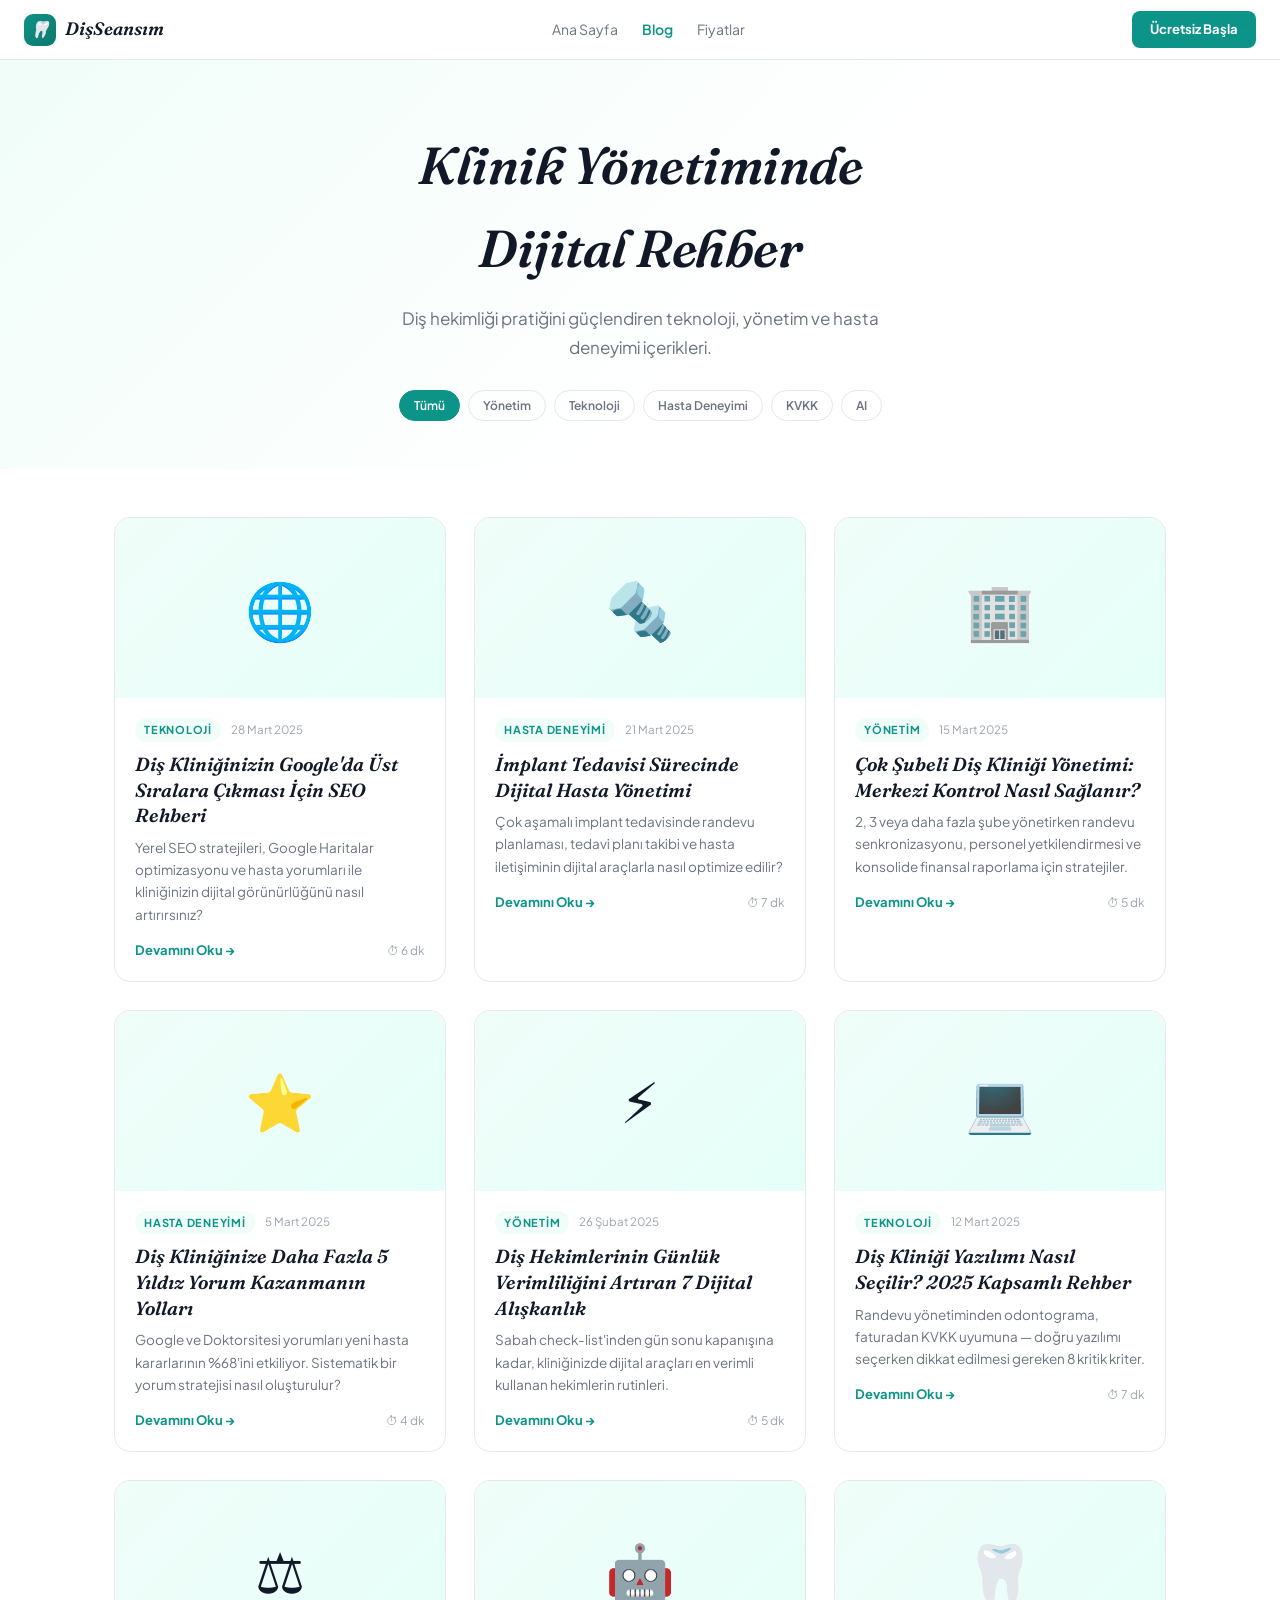
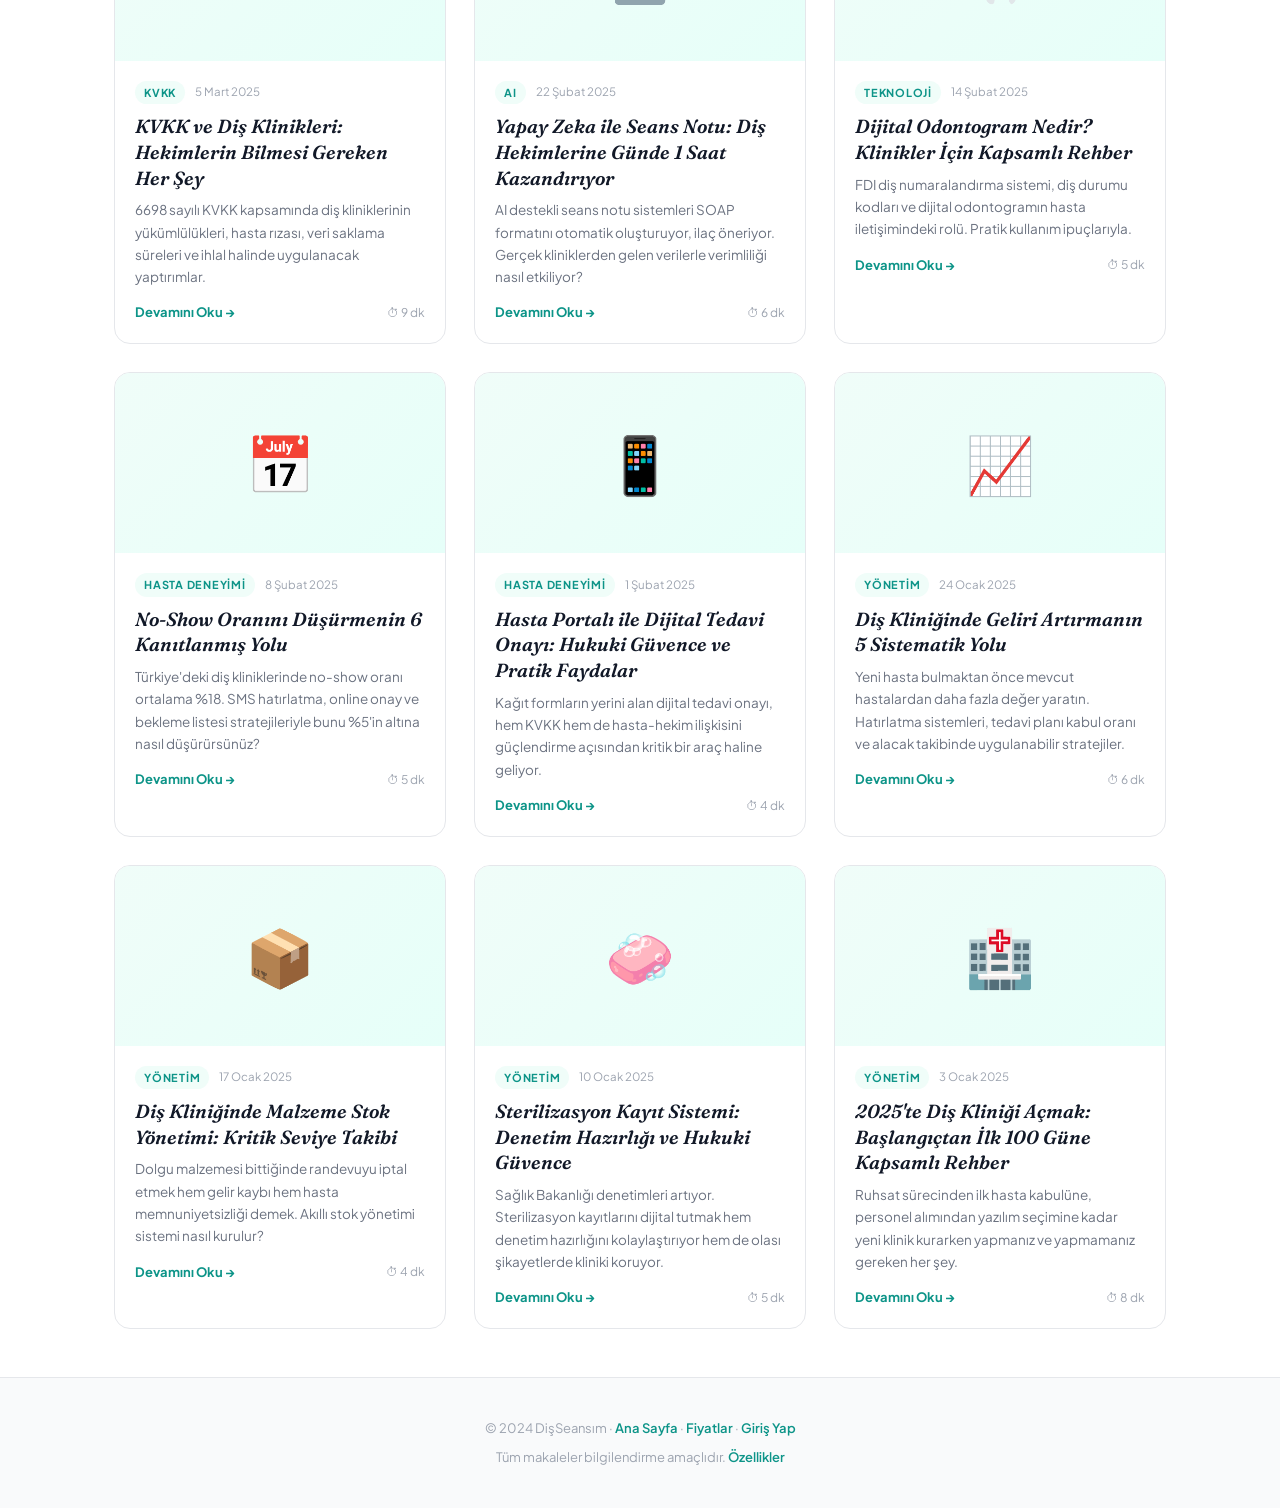
<file: blog.html>
<!DOCTYPE html>
<html lang="tr">
<head>
<script defer src="https://guzellik.seansim.com/t.js" data-site="dis"></script>
<script type="text/javascript">
    (function(c,l,a,r,i,t,y){
        c[a]=c[a]||function(){(c[a].q=c[a].q||[]).push(arguments)};
        t=l.createElement(r);t.async=1;t.src="https://www.clarity.ms/tag/"+i;
        y=l.getElementsByTagName(r)[0];y.parentNode.insertBefore(t,y);
    })(window, document, "clarity", "script", "w499cwegb2");
</script>  
  <!-- Google tag (gtag.js) -->
<script async src="https://www.googletagmanager.com/gtag/js?id=G-8R17RCYN2D"></script>
<script>
  window.dataLayer = window.dataLayer || [];
  function gtag(){dataLayer.push(arguments);}
  gtag('js', new Date());

  gtag('config', 'G-8R17RCYN2D');
</script>
<meta charset="UTF-8">
<meta name="viewport" content="width=device-width,initial-scale=1">
<title>Blog — Diş Kliniği Yönetimi, Dijital Dönüşüm | DişSeansım</title>
<meta name="description" content="Diş kliniği yönetimi, hasta deneyimi, dijital dönüşüm ve KVKK uyumluluğu hakkında güncel makaleler. DişSeansım Blog.">
<meta name="keywords" content="diş kliniği yazılımı, diş kliniği yönetimi, hasta yönetimi, odontogram, KVKK diş kliniği, randevu sistemi">
<meta property="og:title" content="DişSeansım Blog — Klinik Yönetiminde Dijital Dönüşüm">
<meta property="og:description" content="Diş klinikleri için pratik ipuçları, teknoloji rehberleri ve sektör içgörüleri.">
<meta property="og:type" content="website">
<meta property="og:url" content="https://dis.seansim.com/blog.html">
<link rel="icon" href="data:image/svg+xml,<svg xmlns='http://www.w3.org/2000/svg' viewBox='0 0 100 100'><text y='.9em' font-size='90'>🦷</text></svg>">
<link rel="canonical" href="https://dis.seansim.com/blog.html">
<link rel="preconnect" href="https://fonts.googleapis.com">
<link href="https://fonts.googleapis.com/css2?family=Fraunces:ital,opsz,wght@0,9..144,600;1,9..144,400;1,9..144,600&family=Plus+Jakarta+Sans:wght@400;500;600;700&display=swap" rel="stylesheet">
<style>
*,*::before,*::after{box-sizing:border-box;margin:0;padding:0}
:root{--tl:#0D9488;--tl2:#14B8A6;--ink:#111827;--ink2:#374151;--ink3:#6B7280;--ink4:#9CA3AF;--bdr:#E5E7EB;--bdr2:#F9FAFB;--D:'Fraunces',Georgia,serif;--B:'Plus Jakarta Sans',system-ui,sans-serif}
html{-webkit-font-smoothing:antialiased}
body{font-family:var(--B);background:#fff;color:var(--ink);line-height:1.6}
a{color:inherit;text-decoration:none}

/* NAV */
nav{position:sticky;top:0;z-index:100;background:rgba(255,255,255,.95);backdrop-filter:blur(8px);border-bottom:1px solid var(--bdr);padding:0 24px;height:60px;display:flex;align-items:center;justify-content:space-between}
.nav-logo{display:flex;align-items:center;gap:9px;font-family:var(--D);font-size:18px;font-style:italic;font-weight:600}
.nav-logo-ic{width:32px;height:32px;background:linear-gradient(135deg,var(--tl),#0F766E);border-radius:9px;display:grid;place-items:center;font-size:16px}
.nav-links{display:flex;gap:24px;font-size:14px;color:var(--ink3)}
.nav-links a:hover{color:var(--tl)}
.nav-cta{background:var(--tl);color:white;padding:8px 18px;border-radius:8px;font-size:13px;font-weight:700;transition:background .15s}
.nav-cta:hover{background:#0F766E}

/* HERO */
.blog-hero{background:linear-gradient(135deg,#F0FDF9 0%,#fff 60%);padding:64px 24px 48px;text-align:center}
.blog-hero h1{font-family:var(--D);font-size:clamp(32px,5vw,52px);font-style:italic;font-weight:600;color:var(--ink);margin-bottom:14px;letter-spacing:-.5px}
.blog-hero p{font-size:17px;color:var(--ink3);max-width:520px;margin:0 auto 28px;line-height:1.7}
.blog-tags{display:flex;flex-wrap:wrap;gap:8px;justify-content:center}
.tag{padding:5px 14px;border-radius:99px;font-size:12px;font-weight:600;border:1.5px solid var(--bdr);color:var(--ink3);cursor:pointer;transition:all .15s}
.tag:hover,.tag.on{background:var(--tl);border-color:var(--tl);color:white}

/* GRID */
.blog-grid{max-width:1100px;margin:0 auto;padding:48px 24px;display:grid;grid-template-columns:repeat(auto-fill,minmax(320px,1fr));gap:28px}
.card{border:1px solid var(--bdr);border-radius:16px;overflow:hidden;transition:all .2s;background:#fff}
.card:hover{box-shadow:0 8px 32px rgba(0,0,0,.08);transform:translateY(-3px)}
.card-img{height:180px;display:flex;align-items:center;justify-content:center;font-size:56px;background:linear-gradient(135deg,#F0FDF9,#E6FFF9)}
.card-body{padding:20px}
.card-meta{display:flex;align-items:center;gap:10px;margin-bottom:10px}
.card-cat{font-size:11px;font-weight:700;text-transform:uppercase;letter-spacing:.07em;color:var(--tl);background:#F0FDF9;padding:3px 9px;border-radius:99px}
.card-date{font-size:11.5px;color:var(--ink4)}
.card h2{font-family:var(--D);font-size:19px;font-style:italic;font-weight:600;color:var(--ink);margin-bottom:8px;line-height:1.35}
.card p{font-size:13.5px;color:var(--ink3);line-height:1.65;margin-bottom:14px}
.card-footer{display:flex;align-items:center;justify-content:space-between}
.read-more{font-size:13px;font-weight:700;color:var(--tl);display:flex;align-items:center;gap:4px}
.read-time{font-size:12px;color:var(--ink4)}

/* ARTICLE */
.article-wrap{max-width:740px;margin:0 auto;padding:48px 24px 80px;display:none}
.article-wrap.on{display:block}
.art-back{font-size:13px;color:var(--tl);font-weight:600;cursor:pointer;margin-bottom:24px;display:flex;align-items:center;gap:6px}
.art-cat{font-size:11px;font-weight:700;text-transform:uppercase;letter-spacing:.07em;color:var(--tl);background:#F0FDF9;padding:3px 10px;border-radius:99px;display:inline-block;margin-bottom:12px}
.art-h1{font-family:var(--D);font-size:clamp(26px,4vw,40px);font-style:italic;font-weight:600;color:var(--ink);margin-bottom:14px;line-height:1.25;letter-spacing:-.3px}
.art-meta{font-size:13px;color:var(--ink3);margin-bottom:32px;padding-bottom:24px;border-bottom:1px solid var(--bdr);display:flex;gap:16px;flex-wrap:wrap}
.art-body{font-size:16px;line-height:1.8;color:var(--ink2)}
.art-body h2{font-family:var(--D);font-size:24px;font-style:italic;font-weight:600;color:var(--ink);margin:36px 0 14px}
.art-body h3{font-size:17px;font-weight:700;color:var(--ink);margin:28px 0 10px}
.art-body p{margin-bottom:18px}
.art-body ul,.art-body ol{padding-left:22px;margin-bottom:18px}
.art-body li{margin-bottom:8px}
.art-body strong{color:var(--ink);font-weight:700}
.art-body .callout{background:#F0FDF9;border-left:3px solid var(--tl);padding:16px 20px;border-radius:0 8px 8px 0;margin:24px 0;font-size:15px}
.art-cta{background:linear-gradient(135deg,var(--tl),#0F766E);color:white;border-radius:14px;padding:32px;text-align:center;margin-top:48px}
.art-cta h3{font-family:var(--D);font-size:22px;font-style:italic;margin-bottom:8px}
.art-cta p{font-size:14px;opacity:.85;margin-bottom:20px}
.art-cta a{display:inline-block;background:white;color:var(--tl);padding:12px 28px;border-radius:8px;font-weight:700;font-size:14px}

/* FOOTER */
footer{background:#F9FAFB;border-top:1px solid var(--bdr);padding:40px 24px;text-align:center;font-size:13px;color:var(--ink4)}
footer a{color:var(--tl);font-weight:600}

@media(max-width:640px){.blog-grid{grid-template-columns:1fr}.nav-links{display:none}}
</style>
<script type="application/ld+json">
{"@context":"https://schema.org","@type":"Blog","name":"DişSeansım Blog","url":"https://dis.seansim.com/blog.html","description":"Diş kliniği yönetimi, dijital dönüşüm ve hasta deneyimi hakkında makaleler","publisher":{"@type":"Organization","name":"DişSeansım","url":"https://dis.seansim.com","logo":{"@type":"ImageObject","url":"https://dis.seansim.com/favicon.svg"}}}
</script>
</head>
<body>

<nav>
  <a href="index.html" class="nav-logo"><div class="nav-logo-ic">🦷</div>DişSeansım</a>
  <div class="nav-links">
    <a href="index.html">Ana Sayfa</a>
    <a href="blog.html" style="color:var(--tl);font-weight:600">Blog</a>
    <a href="fiyat.html">Fiyatlar</a>
  </div>
  <a href="giris.html?action=register" class="nav-cta">Ücretsiz Başla</a>
</nav>

<!-- BLOG LIST -->
<div id="blog-list">
  <div class="blog-hero">
    <h1>Klinik Yönetiminde<br><em>Dijital Rehber</em></h1>
    <p>Diş hekimliği pratiğini güçlendiren teknoloji, yönetim ve hasta deneyimi içerikleri.</p>
    <div class="blog-tags">
      <div class="tag on" onclick="filterTag(this,'')">Tümü</div>
      <div class="tag" onclick="filterTag(this,'Yönetim')">Yönetim</div>
      <div class="tag" onclick="filterTag(this,'Teknoloji')">Teknoloji</div>
      <div class="tag" onclick="filterTag(this,'Hasta Deneyimi')">Hasta Deneyimi</div>
      <div class="tag" onclick="filterTag(this,'KVKK')">KVKK</div>
      <div class="tag" onclick="filterTag(this,'AI')">AI</div>
    </div>
  </div>
  <div class="blog-grid" id="blog-grid"></div>
</div>

<!-- ARTICLE VIEW -->
<div class="article-wrap" id="article-view">
  <div class="art-back" onclick="showList()">← Blog'a Dön</div>
  <div id="article-content"></div>
  <div class="art-cta">
    <h3>Kliniğinizi dijitalleştirmeye hazır mısınız?</h3>
    <p>14 gün ücretsiz deneyin — kredi kartı gerekmez.</p>
    <a href="giris.html?action=register">Ücretsiz Başla →</a>
  </div>
</div>

<footer>
  <p>© 2024 DişSeansım · <a href="index.html">Ana Sayfa</a> · <a href="fiyat.html">Fiyatlar</a> · <a href="giris.html">Giriş Yap</a></p>
  <p style="margin-top:8px">Tüm makaleler bilgilendirme amaçlıdır. <a href="index.html#feats">Özellikler</a></p>
</footer>

<script>
const POSTS = [
  {
    id: "dis-hekimi-seo-rehber",
    cat: "Teknoloji",
    emoji: "🌐",
    date: "28 Mart 2025",
    readTime: "6 dk",
    title: "Diş Kliniğinizin Google'da Üst Sıralara Çıkması İçin SEO Rehberi",
    summary: "Yerel SEO stratejileri, Google Haritalar optimizasyonu ve hasta yorumları ile kliniğinizin dijital görünürlüğünü nasıl artırırsınız?",
    content: `
<div class="art-cat">Teknoloji</div>
<h1 class="art-h1">Diş Kliniğinizin Google'da Üst Sıralara Çıkması İçin SEO Rehberi</h1>
<div class="art-meta"><span>🗓️ 28 Mart 2025</span><span>⏱️ 6 dakika okuma</span><span>✍️ DişSeansım Ekibi</span></div>
<div class="art-body">
<p>Türkiye'de bir diş hekimi ararken hastaların %78'i Google'dan başlıyor. Kliniğinizin arama sonuçlarında üst sıralarda çıkması, yeni hasta kazanımı için en etkili ve en düşük maliyetli kanallardan biri.</p>
<h2>1. Google My Business Optimizasyonu</h2>
<p>Google Haritalar'da üst sıralarda görünmek için Google My Business (GMB) profiliniz eksiksiz olmalı:</p>
<ul>
<li><strong>Kategori:</strong> "Diş Hekimi" veya "Diş Kliniği" olarak ayarlayın</li>
<li><strong>Çalışma saatleri:</strong> Güncel tutun, tatil günlerini ekleyin</li>
<li><strong>Fotoğraflar:</strong> Klinik içi, ekip ve uygulama fotoğrafları güven oluşturur</li>
<li><strong>Hizmetler:</strong> İmplant, kanal, ortodonti gibi özel hizmetleri listeleyin</li>
</ul>
<div class="callout">💡 Klinik fotoğraflarınız varsa mutlaka yükleyin. Fotoğraflı GMB profilleri %42 daha fazla tıklanma alıyor.</div>
<h2>2. Hasta Yorumları Stratejisi</h2>
<p>Google yorumları hem sıralamanızı hem de hasta kararlarını doğrudan etkiler. Her seans sonunda memnun hastaya nazikçe yorum bırakmasını isteyin. QR kod içeren küçük bir kart çok işe yarar.</p>
<h2>3. Yerel Anahtar Kelimeler</h2>
<p>Web sitenizde ve içeriklerinizde "İlçe adı diş hekimi", "Mahalle adı diş kliniği" gibi yerel ifadeler kullanın. Genel "diş hekimi" yerine coğrafi hedefleme çok daha etkili.</p>
<h2>4. Blog İçerikleri ile Otorite Oluşturma</h2>
<p>"İmplant ne kadar sürer?", "Kanal tedavisi ağrılı mı?" gibi hastaların sorduğu sorulara yanıt veren blog yazıları organik trafik getirir ve uzmanlığınızı gösterir.</p>
<h2>5. Mobil Uyumluluk</h2>
<p>Google aramaların %65'i mobil cihazdan yapılıyor. Web siteniz telefonda hızlı açılmalı ve kolay kullanılabilir olmalı.</p>
</div>`
  },
  {
    id: "implant-tedavi-sureci",
    cat: "Hasta Deneyimi",
    emoji: "🔩",
    date: "21 Mart 2025",
    readTime: "7 dk",
    title: "İmplant Tedavisi Sürecinde Dijital Hasta Yönetimi",
    summary: "Çok aşamalı implant tedavisinde randevu planlaması, tedavi planı takibi ve hasta iletişiminin dijital araçlarla nasıl optimize edilir?",
    content: `
<div class="art-cat">Hasta Deneyimi</div>
<h1 class="art-h1">İmplant Tedavisi Sürecinde Dijital Hasta Yönetimi</h1>
<div class="art-meta"><span>🗓️ 21 Mart 2025</span><span>⏱️ 7 dakika okuma</span></div>
<div class="art-body">
<p>İmplant tedavisi; cerrahiden geçici restaurasyona, osseointegrasyon sürecinden kalıcı proteze kadar 3-6 ay boyunca birçok randevu ve aşama içerir. Bu süreçte dijital yönetim hem hasta deneyimini hem de klinik verimliliğini dramatik biçimde iyileştirir.</p>
<h2>Aşamalı Tedavi Planı Oluşturma</h2>
<p>Dijital tedavi planınız şu aşamaları net biçimde göstermeli:</p>
<ol>
<li>Muayene & CBCT görüntüleme</li>
<li>Tedavi planı sunumu & maliyet tahmini</li>
<li>İmplant cerrahisi</li>
<li>Osseointegrasyon takibi (6-12 hafta)</li>
<li>Abutment yerleşimi</li>
<li>Final restorasyon</li>
</ol>
<h2>Hasta Onayı ve Finansal Planlama</h2>
<p>İmplant tedavisinde maliyet önemli bir karar faktörü. Dijital tedavi planı üzerinden tahmini maliyeti gösterin ve taksit seçeneklerini açıkça belirtin. Hasta portalı üzerinden dijital onay alın.</p>
<div class="callout">💰 Tedavi planını dijital olarak onaylayan hastalar, tamamlama oranı %23 daha yüksek seyrediyor.</div>
<h2>Aşamalar Arası İletişim</h2>
<p>Osseointegrasyon döneminde 4. ve 8. haftalarda otomatik SMS ile hasta durumunu sorgulayın. Bu hem klinik takibi kolaylaştırır hem de hasta güvenini artırır.</p>
<h2>Röntgen Arşivleme</h2>
<p>Her aşamada çekilen periapikal ve panoramik röntgenleri hasta dosyasına dijital olarak kaydedin. Karşılaştırmalı görüntüler hem klinik kararlar için hem de hasta bilgilendirmesi için çok değerli.</p>
</div>`
  },
  {
    id: "cok-sube-klinik-yonetimi",
    cat: "Yönetim",
    emoji: "🏢",
    date: "15 Mart 2025",
    readTime: "5 dk",
    title: "Çok Şubeli Diş Kliniği Yönetimi: Merkezi Kontrol Nasıl Sağlanır?",
    summary: "2, 3 veya daha fazla şube yönetirken randevu senkronizasyonu, personel yetkilendirmesi ve konsolide finansal raporlama için stratejiler.",
    content: `
<div class="art-cat">Yönetim</div>
<h1 class="art-h1">Çok Şubeli Diş Kliniği Yönetimi</h1>
<div class="art-meta"><span>🗓️ 15 Mart 2025</span><span>⏱️ 5 dakika okuma</span></div>
<div class="art-body">
<p>Türkiye'de diş klinik zincirleri hızla büyüyor. İkinci şubeyi açmak yalnızca fiziksel genişleme değil; süreç standardizasyonu, uzaktan yönetim ve konsolide raporlama gerektiren yönetimsel bir dönüşüm.</p>
<h2>Tek Yazılım, Tüm Şubeler</h2>
<p>Her şubede ayrı yazılım kullanmak kaçınılması gereken en büyük hatalardan. Merkezi bir sistemde:</p>
<ul>
<li>Hasta bir şubeden diğerine transfer olabilir; dosyası otomatik görünür</li>
<li>Hekim birden fazla şubede takvim tutabilir</li>
<li>Yönetici tüm şubelerin dashboard'unu tek ekrandan görebilir</li>
</ul>
<h2>Rol Bazlı Yetkilendirme</h2>
<p>Her personel yalnızca kendi şubesini ve yetkisi olan modülleri görmelidir. Örneğin bir şubedeki resepsiyonist, başka şubenin hastalarına erişmemeli.</p>
<h2>Konsolide Finansal Raporlama</h2>
<p>Şubeler bazında gelir, alacak ve stok durumunu ayrı ayrı görüntüleyin. Hangi şubenin hangi hekim ile daha verimli çalıştığını veriyle analiz edin.</p>
<h2>Hekim Rotasyonu Yönetimi</h2>
<p>Belirli uzman hekimlerin (implantolog, ortodontist) birden fazla şubede hizmet vermesi durumunda takvim çakışmalarını önlemek kritik. Çakışma kontrolü yazılım tarafından otomatik yapılmalı.</p>
</div>`
  },
  {
    id: "dis-klinigi-hasta-yorumlari",
    cat: "Hasta Deneyimi",
    emoji: "⭐",
    date: "5 Mart 2025",
    readTime: "4 dk",
    title: "Diş Kliniğinize Daha Fazla 5 Yıldız Yorum Kazanmanın Yolları",
    summary: "Google ve Doktorsitesi yorumları yeni hasta kararlarının %68'ini etkiliyor. Sistematik bir yorum stratejisi nasıl oluşturulur?",
    content: `
<div class="art-cat">Hasta Deneyimi</div>
<h1 class="art-h1">Diş Kliniğinize Daha Fazla 5 Yıldız Yorum Kazanmanın Yolları</h1>
<div class="art-meta"><span>🗓️ 5 Mart 2025</span><span>⏱️ 4 dakika okuma</span></div>
<div class="art-body">
<p>Potansiyel hastalar kliniğinizi seçmeden önce yorumları okuyor. 4.5+ yıldız ortalaması, randevu almadan önce güven oluşturan en güçlü sinyallerden.</p>
<h2>Doğru Zamanda Sormak</h2>
<p>En yüksek yorum alma oranı için memnuniyetin en yüksek olduğu an: tedavi tamamlandıktan hemen sonra, acı geçmiş ve hasta rahatlamış. Bu anda nazikçe yorum isteyebilirsiniz.</p>
<h2>SMS ile Yorum Linki Göndermek</h2>
<p>Seans sonrası otomatik SMS: "Bugünkü randevunuz için teşekkürler! Deneyiminizi paylaşır mısınız? [link]" şeklinde kısa ve samimi bir mesaj. Tıklama oranı çok yüksek.</p>
<div class="callout">📊 SMS ile gönderilen yorum linklerinde dönüşüm oranı yüz yüze istemeye göre %3 kat daha yüksek.</div>
<h2>QR Kod ile Fiziksel Hatırlatma</h2>
<p>Çıkışta resepsiyonda QR kod içeren küçük bir kart: "Google yorumu için teşekkürler" yazısı ile. Telefonu tutan hasta için sürtünmesiz bir yöntem.</p>
<h2>Olumsuz Yorumlara Profesyonel Yanıt</h2>
<p>Her olumsuz yoruma 24 saat içinde, savunmacı olmayan, çözüm odaklı yanıt verin. Yanıt kalitesi potansiyel hastaların gözünde kliniğin imajını güçlendirebilir.</p>
</div>`
  },
  {
    id: "dis-hekimi-verimlilik-ipuclari",
    cat: "Yönetim",
    emoji: "⚡",
    date: "26 Şubat 2025",
    readTime: "5 dk",
    title: "Diş Hekimlerinin Günlük Verimliliğini Artıran 7 Dijital Alışkanlık",
    summary: "Sabah check-list'inden gün sonu kapanışına kadar, kliniğinizde dijital araçları en verimli kullanan hekimlerin rutinleri.",
    content: `
<div class="art-cat">Yönetim</div>
<h1 class="art-h1">Günlük Verimliliği Artıran 7 Dijital Alışkanlık</h1>
<div class="art-meta"><span>🗓️ 26 Şubat 2025</span><span>⏱️ 5 dakika okuma</span></div>
<div class="art-body">
<p>İyi bir klinik yazılımı, yalnızca sahip olduğunuzda değil aktif kullandığınızda değer yaratır. En verimli klinikleri gözlemleyerek derlediğimiz 7 dijital alışkanlık:</p>
<h2>1. Sabah Dashboard Kontrolü (2 dakika)</h2>
<p>Günün başında dashboard'a bakın: bugünkü program, kritik stok uyarısı, bekleyen tedavi planı onayları. Bu 2 dakika gün boyu hazırlıklı olmanızı sağlar.</p>
<h2>2. Randevu Öncesi Hasta Dosyası Önizlemesi</h2>
<p>Her randevudan 5 dakika önce hastanın son seans notlarına, aktif ilaçlarına ve bekleyen planlarına göz atın. Hazırlıklı hekim hem daha hızlı hem daha kaliteli hizmet verir.</p>
<h2>3. Seans Notu'nu Seans İçinde Yaz</h2>
<p>Sesli not veya AI asistan kullanarak notu seans bitmeden tamamlayın. Günün sonuna bırakmak hem yorucu hem hata riski oluşturur.</p>
<h2>4. Her Seansın Ardından Fatura Oluştur</h2>
<p>Faturayı seans bitişinde oluşturmak, alacakların birikmesini önler. "Sonra hallederim" mantığı gelir kaybına yol açar.</p>
<h2>5. Stok Kontrolü (Haftada 1 kez, 10 dakika)</h2>
<p>Kritik stok uyarısı alan ürünleri Pazartesi sabahı değerlendirin ve siparişi verin. Haftalık düzene girdiğinde alışkanlık haline gelir.</p>
<div class="callout">⚡ Bu 5 alışkanlığı sürekli uygulayan klinikler, idari işler için harcanan süreyi haftalık ortalama 4 saat azalttıklarını bildiriyor.</div>
<h2>6. Hatırlatmaların Aktif Olduğunu Doğrula</h2>
<p>Haftada bir kez SMS hatırlatma istatistiklerini kontrol edin. Gönderim oranı düştüyse sistem ayarlarını gözden geçirin.</p>
<h2>7. Gün Sonu: Yarının Programına Bir Bakış</h2>
<p>Günü bitirmeden önce yarınki randevulara bakın. Özel hazırlık gerektiren vakalar (implant cerrahisi, karmaşık endodonti) için malzeme hazırlığını bugünden yapın.</p>
</div>`
  },
  {
    id: "dis-klinigi-yazilimi-secimi",
    cat: "Teknoloji",
    emoji: "💻",
    date: "12 Mart 2025",
    readTime: "7 dk",
    title: "Diş Kliniği Yazılımı Nasıl Seçilir? 2025 Kapsamlı Rehber",
    summary: "Randevu yönetiminden odontograma, faturadan KVKK uyumuna — doğru yazılımı seçerken dikkat edilmesi gereken 8 kritik kriter.",
    content: `
<div class="art-cat">Teknoloji</div>
<h1 class="art-h1">Diş Kliniği Yazılımı Nasıl Seçilir? 2025 Kapsamlı Rehber</h1>
<div class="art-meta"><span>🗓️ 12 Mart 2025</span><span>⏱️ 7 dakika okuma</span><span>✍️ DişSeansım Ekibi</span></div>
<div class="art-body">
<p>Türkiye'deki diş klinikleri hâlâ büyük ölçüde kağıt tabanlı süreçlerle veya yetersiz yazılımlarla yönetiliyor. Oysa doğru bir dijital sistem seçimi; hasta memnuniyetini artırır, idari iş yükünü azaltır ve gelir takibini kolaylaştırır.</p>
<h2>1. Randevu ve Takvim Yönetimi</h2>
<p>İyi bir diş kliniği yazılımının temel taşı randevu sistemidir. Aşağıdaki özellikleri mutlaka sorgulayın:</p>
<ul>
<li><strong>Çakışma kontrolü:</strong> Aynı saate iki randevu alınmasını engeller mi?</li>
<li><strong>Otomatik SMS hatırlatma:</strong> Hasta gelmeme oranı (no-show) %20-30'a kadar çıkabilir. SMS hatırlatmalar bunu dramatik biçimde azaltır.</li>
<li><strong>Çoklu hekim takvimi:</strong> Birden fazla hekimle çalışıyorsanız bu şart.</li>
</ul>
<div class="callout">💡 <strong>İpucu:</strong> Randevu hatırlatmalarını randevudan 24 saat ve 2 saat önce gönderin. İki kademeli hatırlatma, no-show oranını %40'a kadar düşürebilir.</div>
<h2>2. Dijital Hasta Dosyası ve Odontogram</h2>
<p>Kağıt hasta kartlarından dijitale geçiş, kliniklerin en büyük verimlilik kazanımlarından birini sağlar. Dijital hasta dosyasında şunlar bulunmalı:</p>
<ul>
<li>32 diş interaktif odontogram (tıklayarak durum girişi)</li>
<li>Röntgen depolama ve görüntüleme</li>
<li>Seans notları ve tedavi planları</li>
<li>Reçete yazma ve yazdırma</li>
<li>Sistemik hastalık ve alerji kayıtları</li>
</ul>
<h2>3. Fatura ve Ödeme Takibi</h2>
<p>Birçok klinik alacaklarının önemli bir kısmını takip edemediği için gelir kaybına uğruyor. Yazılımınız:</p>
<ul>
<li>Otomatik fatura numaralandırması yapmalı</li>
<li>Kısmi ödeme (taksit) takibi desteklemeli</li>
<li>Bekleyen alacakları anında göstermeli</li>
</ul>
<h2>4. KVKK Uyumluluğu</h2>
<p>Hasta verilerini işleyen her klinik 6698 sayılı KVKK'ya tabidir. Yazılımınız:</p>
<ul>
<li>Aydınlatma metni onayını kayıt altına almalı</li>
<li>Veri dışa aktarma (KVKK talebi) desteklemeli</li>
<li>Veri anonimleştirme özelliği sunmalı</li>
</ul>
<h2>5. Bulut Tabanlı mı, Yerel mi?</h2>
<p><strong>Bulut tabanlı sistemler</strong> (SaaS) artık standart haline geliyor. Avantajları: her yerden erişim, otomatik yedekleme, güncelleme gerektirmez, düşük başlangıç maliyeti.</p>
<h2>6. AI Destekli Seans Notları</h2>
<p>2025 itibarıyla yapay zeka destekli klinik araçlar artık zorunluluk haline geliyor. Sözlü notunuzu SOAP formatına dönüştüren, ilaç öneren AI araçları hekimlere günde 30-60 dakika kazandırıyor.</p>
<h2>7. Mobil Uyumluluk</h2>
<p>Hekimler ve asistanlar tablet veya telefon ile hızlıca hasta dosyasına ulaşabilmeli. Mobil uyumsuz sistemler modern kliniklerde kabul görmüyor.</p>
<h2>8. Entegrasyonlar</h2>
<p>NetGSM/Twilio SMS entegrasyonu, muhasebe yazılımı export, iyzico ödeme gibi entegrasyonlar operasyonel verimliliği önemli ölçüde artırır.</p>
<div class="callout">📊 <strong>Sonuç:</strong> Doğru yazılım seçimi için mutlaka demo talep edin, gerçek klinik senaryoları test edin ve referans kullanıcılarla görüşün.</div>
</div>`
  },
  {
    id: "kvkk-dis-klinigi-rehber",
    cat: "KVKK",
    emoji: "⚖️",
    date: "5 Mart 2025",
    readTime: "9 dk",
    title: "KVKK ve Diş Klinikleri: Hekimlerin Bilmesi Gereken Her Şey",
    summary: "6698 sayılı KVKK kapsamında diş kliniklerinin yükümlülükleri, hasta rızası, veri saklama süreleri ve ihlal halinde uygulanacak yaptırımlar.",
    content: `
<div class="art-cat">KVKK</div>
<h1 class="art-h1">KVKK ve Diş Klinikleri: Hekimlerin Bilmesi Gereken Her Şey</h1>
<div class="art-meta"><span>🗓️ 5 Mart 2025</span><span>⏱️ 9 dakika okuma</span><span>✍️ DişSeansım Hukuk Ekibi</span></div>
<div class="art-body">
<p>6698 sayılı Kişisel Verilerin Korunması Kanunu, Türkiye'deki tüm sağlık kuruluşları için bağlayıcıdır. Diş klinikleri; hasta kimlik bilgileri, sağlık verileri ve finansal bilgiler gibi özellikle hassas verileri işlediğinden KVKK kapsamında özel yükümlülükler taşır.</p>
<div class="callout">⚠️ <strong>Önemli:</strong> Bu makale genel bilgilendirme amaçlıdır. Hukuki danışmanlık için bir avukattan destek alınız.</div>
<h2>Diş Klinikleri Hangi Verileri İşliyor?</h2>
<ul>
<li><strong>Kişisel veriler:</strong> Ad, soyad, TC kimlik no, doğum tarihi, adres, telefon, e-posta</li>
<li><strong>Özel nitelikli kişisel veriler:</strong> Sağlık verileri (hastalık geçmişi, ilaç kullanımı, alerji bilgileri, röntgen görüntüleri) — en yüksek koruma gerektiren kategori</li>
<li><strong>Finansal veriler:</strong> Fatura bilgileri, ödeme kayıtları</li>
</ul>
<h2>Aydınlatma Yükümlülüğü</h2>
<p>Hasta kayıt işlemi sırasında mutlaka yazılı aydınlatma yapılmalı ve hasta onayı kayıt altına alınmalıdır. Aydınlatma metninde şunlar yer almalıdır:</p>
<ul>
<li>Klinik adı ve iletişim bilgileri (veri sorumlusu)</li>
<li>İşlenen veri türleri</li>
<li>Verilerin işlenme amacı</li>
<li>Üçüncü kişilerle paylaşım koşulları</li>
<li>Saklama süresi</li>
<li>Hastanın hakları (erişim, düzeltme, silme, itiraz)</li>
</ul>
<h2>Veri Saklama Süreleri</h2>
<p>Tıbbi kayıtlar için yasal saklama süresi <strong>10 yıl</strong>dır (Hasta Hakları Yönetmeliği). Bu süre dolduğunda veriler imha edilmeli veya anonim hale getirilmelidir.</p>
<h2>Veri Güvenliği Önlemleri</h2>
<ul>
<li>Hasta bilgilerine yalnızca yetkili personelin erişimi sağlanmalı</li>
<li>Sisteme rol bazlı erişim (hekim, asistan, resepsiyon) tanımlanmalı</li>
<li>Düzenli yedekleme yapılmalı</li>
<li>Şifreli iletişim (HTTPS/SSL) kullanılmalı</li>
</ul>
<h2>İhlal Durumunda Yaptırımlar</h2>
<p>KVKK ihlallerinde Kişisel Verileri Koruma Kurulu tarafından uygulanabilecek idari para cezaları 2025 yılı için oldukça yüksek seviyelere ulaşmıştır. Veri ihlali tespitinden itibaren <strong>72 saat</strong> içinde Kurula bildirim zorunludur.</p>
<h2>Pratik Öneriler</h2>
<ol>
<li>Hasta kayıt formlarına dijital KVKK onay kutucuğu ekleyin</li>
<li>Personele yılda en az bir kez KVKK eğitimi verin</li>
<li>Yazılımınızın veri dışa aktarma (export) özelliği sunduğundan emin olun</li>
<li>Silinme taleplerine 30 gün içinde yanıt verin</li>
</ol>
</div>`
  },
  {
    id: "ai-seans-notu-dis-hekimligi",
    cat: "AI",
    emoji: "🤖",
    date: "22 Şubat 2025",
    readTime: "6 dk",
    title: "Yapay Zeka ile Seans Notu: Diş Hekimlerine Günde 1 Saat Kazandırıyor",
    summary: "AI destekli seans notu sistemleri SOAP formatını otomatik oluşturuyor, ilaç öneriyor. Gerçek kliniklerden gelen verilerle verimliliği nasıl etkiliyor?",
    content: `
<div class="art-cat">AI</div>
<h1 class="art-h1">Yapay Zeka ile Seans Notu: Diş Hekimlerine Günde 1 Saat Kazandırıyor</h1>
<div class="art-meta"><span>🗓️ 22 Şubat 2025</span><span>⏱️ 6 dakika okuma</span><span>✍️ DişSeansım Ekibi</span></div>
<div class="art-body">
<p>Ortalama bir diş hekimi günde 15-20 hasta görüyor. Her seans sonrası not yazma işlemi 3-5 dakika alıyorsa, bu günde 60-100 dakika demek. AI seans not asistanı bu süreyi dramatik biçimde azaltıyor.</p>
<h2>AI Seans Notu Nasıl Çalışır?</h2>
<p>Hekim seans sonrasında kısa bir sözlü not bırakır: <em>"16 nolu diş oklüzal yüzeyinde derin çürük, vital, lokal anestezi altında kompozit dolgu yapıldı."</em></p>
<p>AI bu notu işleyerek standart SOAP formatına dönüştürür:</p>
<ul>
<li><strong>S (Sübjektif):</strong> Hastanın şikayeti ve hikayesi</li>
<li><strong>O (Objektif):</strong> Klinik bulgular ve muayene sonuçları</li>
<li><strong>A (Değerlendirme):</strong> Tanı ve klinik yorum</li>
<li><strong>P (Plan):</strong> Uygulanan ve planlanan tedaviler</li>
</ul>
<div class="callout">🎯 <strong>Gerçek veri:</strong> DişSeansım kullanan kliniklerde AI notu aktif hekimler, not yazma süresini ortalama %75 azalttıklarını bildiriyor.</div>
<h2>İlaç Önerisi Modülü</h2>
<p>AI sistemi, tanıya göre uygun antibiyotik, ağrı kesici ve ağız gargarası protokollerini otomatik olarak önerir. Hekim önerileri tek tıkla reçeteye ekler veya düzenler.</p>
<h2>Güvenlik ve Doğruluk</h2>
<p>AI üretilen notlar daima hekim tarafından incelenmeli ve onaylanmalıdır. AI bir taslak üretir; nihai sorumluluk her zaman hekimdedir.</p>
<h2>Türkçe Tıbbi Terminoloji Desteği</h2>
<p>İyi bir AI seans not sistemi Türkçe tıbbi terminolojiye, FDI diş numaralandırma sistemine ve Türk Diş Hekimleri Birliği standartlarına uyumlu çalışmalıdır.</p>
</div>`
  },
  {
    id: "odontogram-rehber",
    cat: "Teknoloji",
    emoji: "🦷",
    date: "14 Şubat 2025",
    readTime: "5 dk",
    title: "Dijital Odontogram Nedir? Klinikler İçin Kapsamlı Rehber",
    summary: "FDI diş numaralandırma sistemi, diş durumu kodları ve dijital odontogramın hasta iletişimindeki rolü. Pratik kullanım ipuçlarıyla.",
    content: `
<div class="art-cat">Teknoloji</div>
<h1 class="art-h1">Dijital Odontogram Nedir? Klinikler İçin Kapsamlı Rehber</h1>
<div class="art-meta"><span>🗓️ 14 Şubat 2025</span><span>⏱️ 5 dakika okuma</span><span>✍️ DişSeansım Ekibi</span></div>
<div class="art-body">
<p>Odontogram, 32 dişin durumunu grafik olarak gösteren bir dental haritadır. Dijital odontogram ise bu bilgilerin elektronik ortamda saklanması ve görselleştirilmesidir.</p>
<h2>FDI Diş Numaralandırma Sistemi</h2>
<p>Dünya genelinde standart olan FDI sisteminde her diş iki haneli kodla tanımlanır. İlk hane kadranı (1-4), ikinci hane diş pozisyonunu (1-8) gösterir:</p>
<ul>
<li><strong>1. Kadran (11-18):</strong> Sağ üst</li>
<li><strong>2. Kadran (21-28):</strong> Sol üst</li>
<li><strong>3. Kadran (31-38):</strong> Sol alt</li>
<li><strong>4. Kadran (41-48):</strong> Sağ alt</li>
</ul>
<h2>Temel Diş Durumu Kodları</h2>
<ul>
<li>🟢 <strong>Sağlıklı:</strong> Herhangi bir patoloji yok</li>
<li>🟡 <strong>Çürük:</strong> Kavite veya çürük lezyonu mevcut</li>
<li>🔵 <strong>Dolgulu:</strong> Kompozit, amalgam veya başka restorasyon</li>
<li>👑 <strong>Kuron:</strong> Metal, porselen veya zirkon kuron</li>
<li>🔗 <strong>Köprü:</strong> Sabit köprü protezi</li>
<li>⬟ <strong>İmplant:</strong> Dental implant</li>
<li>⊕ <strong>Kanal:</strong> Kök kanal tedavisi uygulanmış</li>
<li>✕ <strong>Çekilmiş:</strong> Diş eksik (çekim yapılmış)</li>
</ul>
<h2>Dijital Odontogramın Avantajları</h2>
<ul>
<li>Hasta devir tesliminde hızlı bilgi transferi</li>
<li>Tedavi planı görselleştirmesi ile hasta iletişimi kolaylaşır</li>
<li>Sigorta talepleri için dokümantasyon</li>
<li>Uzun vadeli klinik seyrin takibi</li>
</ul>
<div class="callout">💡 <strong>Pro İpucu:</strong> Hasta ile tedaviyi tartışırken odontogramı ekranda gösterin. Görsel sunum, kabul oranını %30'a kadar artırabilir.</div>
</div>`
  },
  {
    id: "randevu-no-show-azaltma",
    cat: "Hasta Deneyimi",
    emoji: "📅",
    date: "8 Şubat 2025",
    readTime: "5 dk",
    title: "No-Show Oranını Düşürmenin 6 Kanıtlanmış Yolu",
    summary: "Türkiye'deki diş kliniklerinde no-show oranı ortalama %18. SMS hatırlatma, online onay ve bekleme listesi stratejileriyle bunu %5'in altına nasıl düşürürsünüz?",
    content: `
<div class="art-cat">Hasta Deneyimi</div>
<h1 class="art-h1">No-Show Oranını Düşürmenin 6 Kanıtlanmış Yolu</h1>
<div class="art-meta"><span>🗓️ 8 Şubat 2025</span><span>⏱️ 5 dakika okuma</span></div>
<div class="art-body">
<p>Randevusuna gelmeyen her hasta, sadece o seans geliri değil, potansiyel bir boş saati de temsil eder. %18 no-show oranıyla günde 3-4 hasta gören klinik, ayda yaklaşık 50-60 seans kaybedebilir.</p>
<h2>1. İki Kademeli SMS Hatırlatma</h2>
<p>Tek bir hatırlatma yeterli değil. En etkili protokol: <strong>24 saat önce</strong> ve <strong>2 saat önce</strong>. İki kademeli hatırlatma, hastaya hem planlama hem son dakika uyarısı verir.</p>
<h2>2. Onay İste (Confirm or Cancel)</h2>
<p>SMS'e yanıt linki ekleyin. "Randevunuzu onaylamak için tıklayın" ifadesi, hastayı aktif katılımcı yapar ve boş seans önceden netleşir.</p>
<h2>3. Bekleme Listesi Yönetimi</h2>
<p>İptal olan her randevuya bekleme listesindeki hastayı çağırın. İyi bir yazılım bunu otomatikleştirir.</p>
<h2>4. Hatırlatma Zamanlaması</h2>
<p>Pazartesi sabahı randevuları için Cuma öğleden sonra da ek bir hatırlatma gönderin. Hafta sonu planları değişebilir.</p>
<h2>5. İptal Politikası Belirleme</h2>
<p>24 saatten az süreyle iptal için makul bir iptal ücreti politikası, sorumsuz iptalleri azaltır. Bunu kayıt sırasında açıkça bildirin.</p>
<h2>6. Hasta Portalı ile Dijital Onay</h2>
<p>Hastanın telefona ulaşamaması durumuna karşı e-posta üzerinden portal erişimi, onay seçeneklerini genişletir.</p>
<div class="callout">📊 <strong>Hedef:</strong> %5 veya altı no-show oranı başarılı klinik yönetiminin göstergesidir.</div>
</div>`
  },
  {
    id: "hasta-portali-tedavi-onay",
    cat: "Hasta Deneyimi",
    emoji: "📱",
    date: "1 Şubat 2025",
    readTime: "4 dk",
    title: "Hasta Portalı ile Dijital Tedavi Onayı: Hukuki Güvence ve Pratik Faydalar",
    summary: "Kağıt formların yerini alan dijital tedavi onayı, hem KVKK hem de hasta-hekim ilişkisini güçlendirme açısından kritik bir araç haline geliyor.",
    content: `
<div class="art-cat">Hasta Deneyimi</div>
<h1 class="art-h1">Hasta Portalı ile Dijital Tedavi Onayı</h1>
<div class="art-meta"><span>🗓️ 1 Şubat 2025</span><span>⏱️ 4 dakika okuma</span></div>
<div class="art-body">
<p>Hasta portalı, hastanın kendi sağlık verilerine güvenli biçimde erişebildiği ve klinikle etkileşime girebildiği dijital bir platform. 2025 itibarıyla bu araçlar Türk diş kliniklerinde hızla yaygınlaşıyor.</p>
<h2>Dijital Tedavi Onayının Avantajları</h2>
<ul>
<li><strong>Hukuki güvence:</strong> Zaman damgalı dijital onay, kağıt formdan daha güçlü bir ispat aracıdır</li>
<li><strong>Hasta memnuniyeti:</strong> Evden veya işyerinden plana ulaşıp onaylayabilir</li>
<li><strong>Gider azaltımı:</strong> Baskı, arşiv ve kağıt maliyeti ortadan kalkar</li>
</ul>
<h2>Hasta Portalında Neler Gösterilmeli?</h2>
<ul>
<li>Yaklaşan ve geçmiş randevular</li>
<li>Aktif tedavi planları ve onay butonu</li>
<li>Geçmiş reçeteler</li>
<li>Fatura ve ödeme durumu</li>
<li>Diş durumu haritası (odontogram)</li>
</ul>
<h2>Güvenlik Gereksinimleri</h2>
<p>Portal erişimi zaman sınırlı, tek kullanımlık link ile sağlanmalı. Şifre gerektirmemesi hastanın kolaylıkla erişmesini sağlar; güvenlik ise kısa link geçerlilik süresi ile korunur.</p>
<div class="callout">✅ DişSeansım'da her hasta için tek tıkla 30 günlük portal linki oluşturabilirsiniz. Hasta SMS veya e-posta ile linke erişir, şifre gerekmez.</div>
</div>`
  },
  {
    id: "dis-klinigi-gelir-artirma",
    cat: "Yönetim",
    emoji: "📈",
    date: "24 Ocak 2025",
    readTime: "6 dk",
    title: "Diş Kliniğinde Geliri Artırmanın 5 Sistematik Yolu",
    summary: "Yeni hasta bulmaktan önce mevcut hastalardan daha fazla değer yaratın. Hatırlatma sistemleri, tedavi planı kabul oranı ve alacak takibinde uygulanabilir stratejiler.",
    content: `
<div class="art-cat">Yönetim</div>
<h1 class="art-h1">Diş Kliniğinde Geliri Artırmanın 5 Sistematik Yolu</h1>
<div class="art-meta"><span>🗓️ 24 Ocak 2025</span><span>⏱️ 6 dakika okuma</span></div>
<div class="art-body">
<p>Pek çok klinik, büyüme için yeni hasta çekmeye odaklanır. Oysa mevcut hasta tabanından sistematik yaklaşımla elde edilecek ek gelir, çoğu zaman daha düşük maliyetli ve daha hızlı sonuç verir.</p>
<h2>1. Bekleyen Tedavi Planlarını Takip Edin</h2>
<p>Sunduğunuz ama kabul edilmeyen tedavi planları, kliniğinizin en büyük gizli gelir kaynağıdır. 3 ay önce sunulan ve onaylanmayan planları sistematik biçimde hatırlatın.</p>
<h2>2. Kontrol Randevusu Protokolü</h2>
<p>Her tamamlanan tedavinin ardından 6 aylık kontrol randevusunu <em>anında</em> sisteme girin. "Sizi 6 ay sonra arayacağız" yerine randevuyu o gün ayırtın.</p>
<h2>3. Alacak Takibini Otomatikleştirin</h2>
<p>Kliniğinizin ne kadar alacağı olduğunu biliyor musunuz? Fatura oluşturup ödeme almadan kapatan her seans potansiyel gelir kaybıdır. Yazılımınız bekleyen ödemeleri anlık göstermeli.</p>
<h2>4. Paket Tedavileri Tanımlayın</h2>
<p>"İmplant + kuron paketi", "Beyazlatma + kontrol paketi" gibi sabit fiyatlı paketler, hasta için anlaşılır, klinik için öngörülebilir gelir sağlar.</p>
<h2>5. Referans Programı</h2>
<p>Memnun hastaların arkadaşlarını getirmesi, en ucuz ve en etkili pazarlama kanalıdır. Sisteminiz üzerinden referans kodu oluşturun ve takip edin.</p>
<div class="callout">📊 <strong>Hedef Metrikler:</strong> No-show &lt;%5, tedavi planı kabul &gt;%65, alacak yaşı &lt;30 gün, 6 aylık kontrol randevu oranı &gt;%70.</div>
</div>`
  },
  {
    id: "dis-klinigi-stok-yonetimi",
    cat: "Yönetim",
    emoji: "📦",
    date: "17 Ocak 2025",
    readTime: "4 dk",
    title: "Diş Kliniğinde Malzeme Stok Yönetimi: Kritik Seviye Takibi",
    summary: "Dolgu malzemesi bittiğinde randevuyu iptal etmek hem gelir kaybı hem hasta memnuniyetsizliği demek. Akıllı stok yönetimi sistemi nasıl kurulur?",
    content: `
<div class="art-cat">Yönetim</div>
<h1 class="art-h1">Diş Kliniğinde Malzeme Stok Yönetimi</h1>
<div class="art-meta"><span>🗓️ 17 Ocak 2025</span><span>⏱️ 4 dakika okuma</span></div>
<div class="art-body">
<p>Küçük ve orta ölçekli kliniklerin %60'ı stok yönetimini Excel veya manuel sayımla yapıyor. Bu yaklaşım hem zaman kaybı hem de "kritik stok bitti" sürprizlerine yol açıyor.</p>
<h2>Neden Dijital Stok Yönetimi?</h2>
<ul>
<li>Kritik seviye uyarısı: Stok minimumun altına düştüğünde otomatik bildirim</li>
<li>Son kullanma tarihi takibi: Süresi dolmak üzere malzeme uyarısı</li>
<li>Kategori bazlı organizasyon: Restoratif, protetik, cerrahi, endodontik</li>
<li>Tedarikçi bazlı maliyet analizi</li>
</ul>
<h2>Kritik Stok Seviyeleri Nasıl Belirlenir?</h2>
<p>Her ürün için minimum stok = (günlük kullanım miktarı) × (tedarik süresi + 3 gün tampon). Bu formülü bir kere hesaplayıp sisteme girin; gerisi otomatik.</p>
<h2>Sık Yapılan Hatalar</h2>
<ul>
<li>Stok sayımını aylara yayarak yapmak (haftalık yapın)</li>
<li>Tüm malzeme için aynı minimum seviye belirlemek</li>
<li>Süresi dolan ürünleri fark etmeden kullanmaya devam etmek</li>
</ul>
</div>`
  },
  {
    id: "sterilizasyon-kayit-sistemi",
    cat: "Yönetim",
    emoji: "🧼",
    date: "10 Ocak 2025",
    readTime: "5 dk",
    title: "Sterilizasyon Kayıt Sistemi: Denetim Hazırlığı ve Hukuki Güvence",
    summary: "Sağlık Bakanlığı denetimleri artıyor. Sterilizasyon kayıtlarını dijital tutmak hem denetim hazırlığını kolaylaştırıyor hem de olası şikayetlerde kliniki koruyor.",
    content: `
<div class="art-cat">Yönetim</div>
<h1 class="art-h1">Sterilizasyon Kayıt Sistemi: Denetim Hazırlığı</h1>
<div class="art-meta"><span>🗓️ 10 Ocak 2025</span><span>⏱️ 5 dakika okuma</span></div>
<div class="art-body">
<p>Diş kliniklerinde enfeksiyon kontrol standartları hem Sağlık Bakanlığı hem de uluslararası akreditasyon kurumları tarafından yakından denetleniyor. Dijital sterilizasyon kaydı bu süreçte kritik bir rol oynuyor.</p>
<h2>Bir Sterilizasyon Kaydında Ne Olmalı?</h2>
<ul>
<li>Tarih ve saat</li>
<li>Cihaz adı ve seri numarası</li>
<li>Siklus numarası</li>
<li>Sıcaklık ve basınç değerleri</li>
<li>Süre</li>
<li>Test türü (kimyasal, biyolojik, Bowie-Dick)</li>
<li>Test sonucu (geçti/başarısız)</li>
<li>Sorumlu personel imzası</li>
</ul>
<h2>Denetimde Beklenenler</h2>
<p>Sağlık Bakanlığı denetçileri son 3 aya ait tüm sterilizasyon kayıtlarını görmek isteyebilir. Kağıt defterde bu kaydı tutmak ve denetim anında sunmak ciddi zaman kaybına yol açar.</p>
<h2>Dijital Kaydın Avantajları</h2>
<ul>
<li>Saniyelerde erişilebilir, filtrelenebilir kayıtlar</li>
<li>Başarısız test otomatik uyarısı</li>
<li>Cihaz bazlı performans analizi</li>
<li>Export ile PDF raporlama</li>
</ul>
</div>`
  },
  {
    id: "dis-hekimi-klinik-acilis-rehberi",
    cat: "Yönetim",
    emoji: "🏥",
    date: "3 Ocak 2025",
    readTime: "8 dk",
    title: "2025'te Diş Kliniği Açmak: Başlangıçtan İlk 100 Güne Kapsamlı Rehber",
    summary: "Ruhsat sürecinden ilk hasta kabulüne, personel alımından yazılım seçimine kadar yeni klinik kurarken yapmanız ve yapmamanız gereken her şey.",
    content: `
<div class="art-cat">Yönetim</div>
<h1 class="art-h1">2025'te Diş Kliniği Açmak: Başlangıçtan İlk 100 Güne</h1>
<div class="art-meta"><span>🗓️ 3 Ocak 2025</span><span>⏱️ 8 dakika okuma</span></div>
<div class="art-body">
<p>Kendi kliniğini açmak her diş hekiminin hayalidir. Ancak klinik yönetimi, hekimlik kadar uzmanlık gerektiren ayrı bir disiplindir. Bu rehber sizi ilk günden başarılı bir başlangıca taşıyacak pratik bilgilerle hazırlandı.</p>
<h2>1. Yasal ve İdari Süreç</h2>
<ul>
<li>Türk Diş Hekimleri Birliği'ne üyelik ve sertifika teyidi</li>
<li>Sağlık Bakanlığı klinik açılış ruhsatı (ortalama 3-6 ay)</li>
<li>Vergi dairesi tescili ve fatura sistemi kurulumu</li>
<li>Çalışma izni (eğer yabancı uyruklu personel çalıştırıyorsanız)</li>
</ul>
<h2>2. Fiziksel Alan Gereksinimleri</h2>
<p>Sağlık Bakanlığı standartlarına göre tek ünitelik klinik için minimum alan, bekleme odası, sterilizasyon odası ve işlem birimi dahil belirlenen metrekareleri karşılamalıdır. Mimari çizimler onay öncesi Sağlık İl Müdürlüğü'ne sunulmalıdır.</p>
<h2>3. Ekipman Alımı</h2>
<p>Ünit koltuğu, röntgen cihazı, otoklav ve aydınlatma en kritik yatırımlardır. İkinci el ekipman başlangıç maliyetini düşürür ancak bakım ve garanti risklerini artırır.</p>
<h2>4. Yazılım ve Dijital Altyapı</h2>
<p>Klinik açılışından <em>önce</em> yazılım seçiminizi yapın. Hasta kartı, randevu, fatura ve KVKK altyapısı ilk günden çalışır durumda olmalı. Kağıttan dijitale geçiş, sonradan oldukça zahmetli olabilir.</p>
<div class="callout">💡 <strong>Deneyimli hekimlerden not:</strong> "Yazılıma en başından yatırım yaptım, hiç pişman olmadım. Aksine ilk aydan itibaren düzenli veri biriktirdim, bu bugün çok değerli."</div>
<h2>5. İlk 100 Günde Odaklanılacak 3 Alan</h2>
<ol>
<li><strong>Hasta kaydı kalitesi:</strong> Eksik ya da hatalı kayıtları sonradan düzeltmek çok zor. İlk günden standart form uygulayın.</li>
<li><strong>Randevu doluluk oranı:</strong> %60-70 doluluk kârlılık eşiği. Altındaysanız pazarlama ve hatırlatma sistemini aktive edin.</li>
<li><strong>Nakit akışı takibi:</strong> İlk 3 ay yatırımlar nedeniyle çıkışlar giriş gelirlerini aşabilir. Aylık bütçe projeksiyonu yapın.</li>
</ol>
<h2>6. Personel İşe Alımı</h2>
<p>Solo başlayan kliniklerde asistan veya resepsiyon için doğru zamanlama kritiktir. Haftada 4+ hasta günü doluyorsa yardımcı personel verimliliği ciddi artırır.</p>
</div>`
  }
];

var currentTag = '';

function filterTag(el, tag) {
  currentTag = tag;
  document.querySelectorAll('.tag').forEach(t => t.classList.remove('on'));
  el.classList.add('on');
  renderGrid();
}

function renderGrid() {
  var grid = document.getElementById('blog-grid');
  var filtered = currentTag ? POSTS.filter(p => p.cat === currentTag) : POSTS;
  grid.innerHTML = filtered.map(p => `
    <article class="card" onclick="openPost('${p.id}')" itemscope itemtype="https://schema.org/BlogPosting">
      <div class="card-img">${p.emoji}</div>
      <div class="card-body">
        <div class="card-meta">
          <span class="card-cat">${p.cat}</span>
          <span class="card-date">${p.date}</span>
        </div>
        <h2 itemprop="headline">${p.title}</h2>
        <p itemprop="description">${p.summary}</p>
        <div class="card-footer">
          <span class="read-more">Devamını Oku →</span>
          <span class="read-time">⏱ ${p.readTime}</span>
        </div>
      </div>
    </article>
  `).join('');
}

function openPost(id) {
  var post = POSTS.find(p => p.id === id);
  if (!post) return;
  document.getElementById('blog-list').style.display = 'none';
  document.getElementById('article-view').classList.add('on');
  document.getElementById('article-content').innerHTML = post.content;
  window.scrollTo(0, 0);
  // SEO: update meta
  document.title = post.title + ' | DişSeansım Blog';
  history.pushState({}, '', '?post=' + id);
}

function showList() {
  document.getElementById('blog-list').style.display = 'block';
  document.getElementById('article-view').classList.remove('on');
  document.title = 'Blog — DişSeansım';
  history.pushState({}, '', 'blog.html');
}

// Handle URL params
window.addEventListener('load', function() {
  renderGrid();
  var params = new URLSearchParams(location.search);
  var postId = params.get('post');
  if (postId) openPost(postId);
});

window.addEventListener('popstate', function() {
  var params = new URLSearchParams(location.search);
  var postId = params.get('post');
  if (postId) openPost(postId);
  else showList();
});
</script>
</body>
</html>
</file>
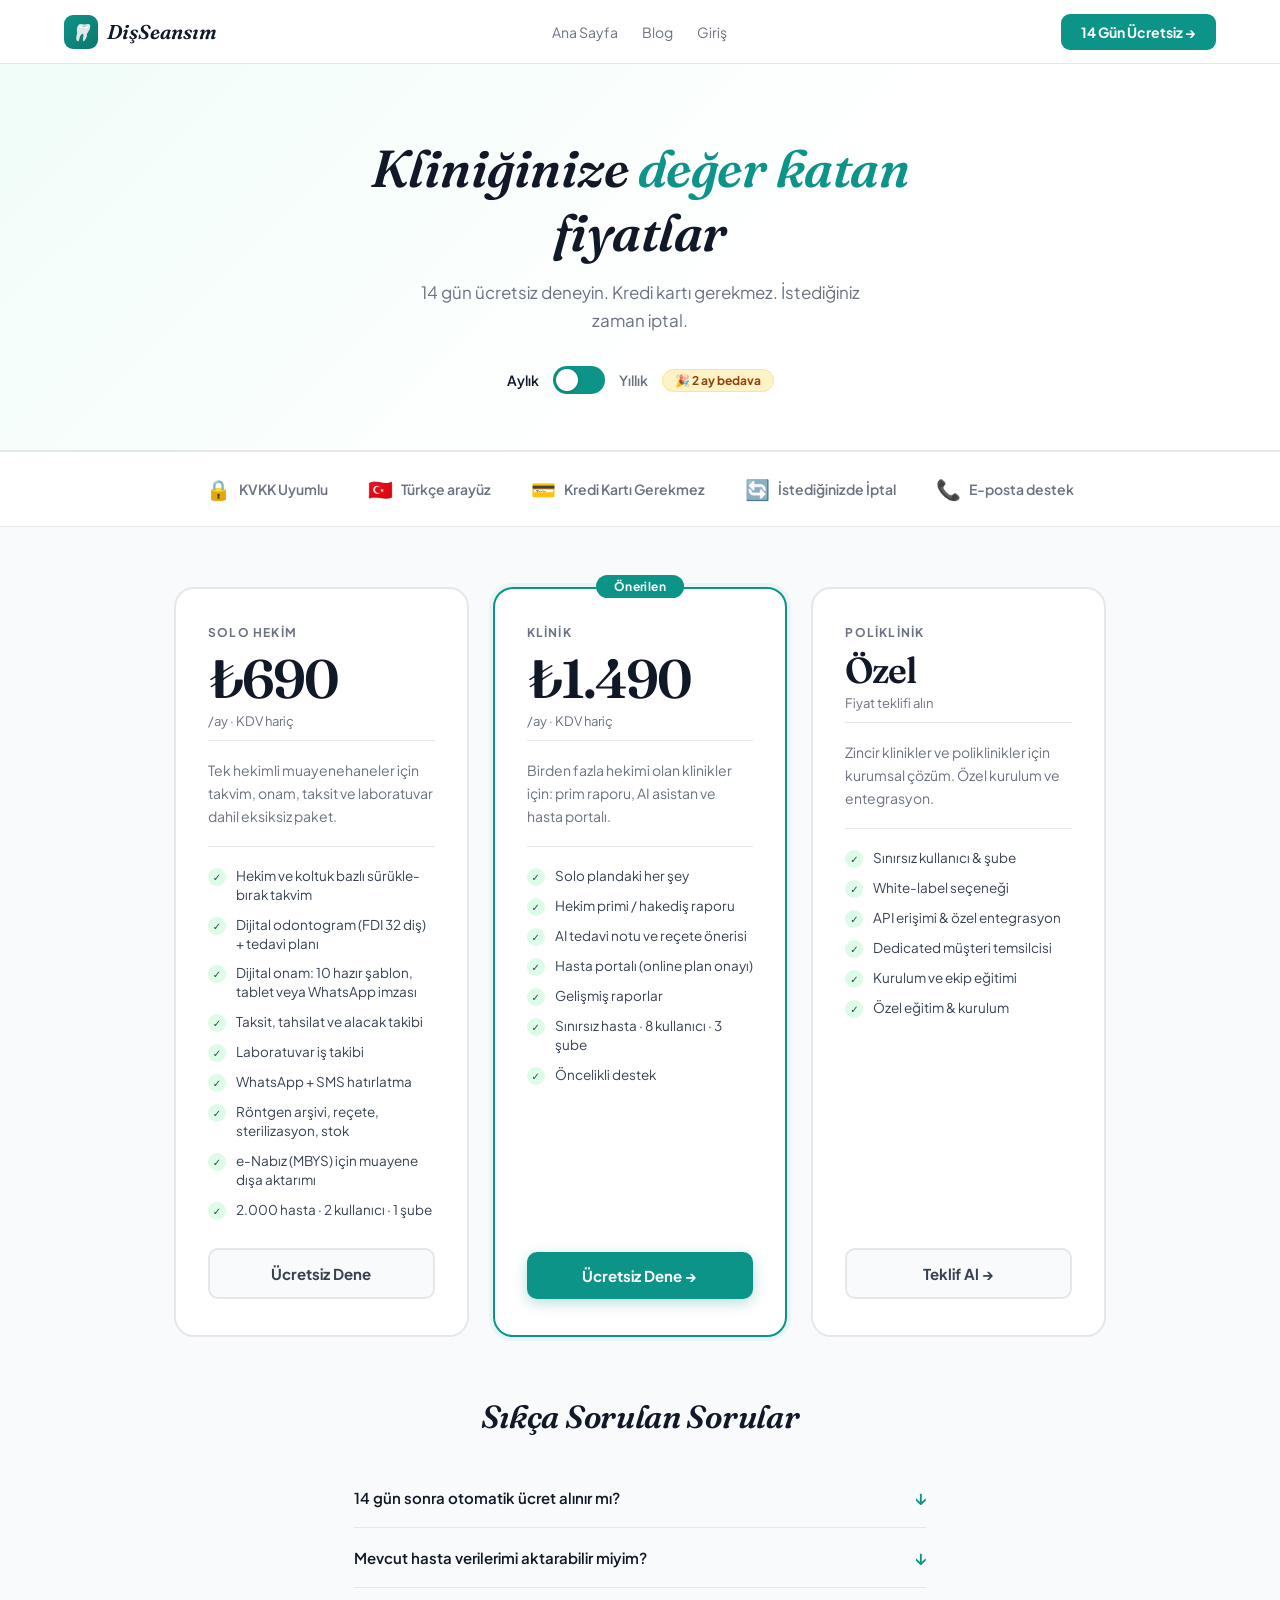
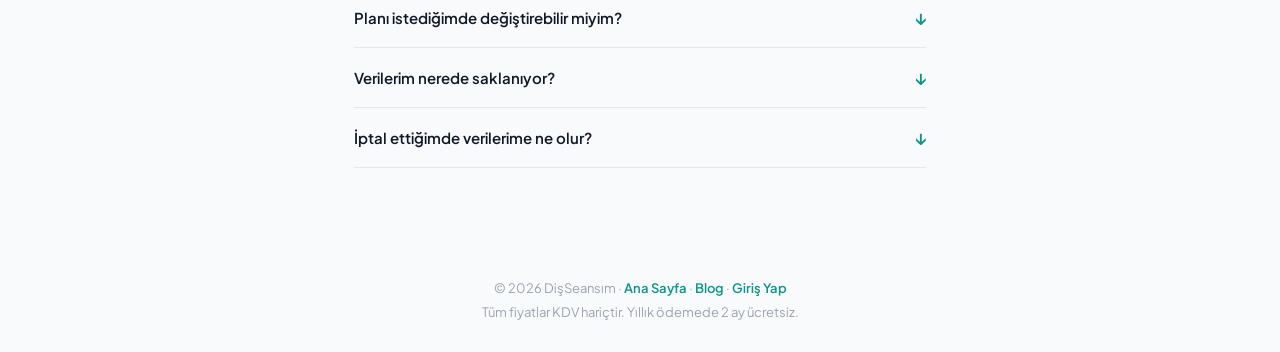
<file: fiyat.html>
<!DOCTYPE html>
<html lang="tr">
<head>
<script defer src="https://guzellik.seansim.com/t.js" data-site="dis"></script>
<script type="text/javascript">
    (function(c,l,a,r,i,t,y){
        c[a]=c[a]||function(){(c[a].q=c[a].q||[]).push(arguments)};
        t=l.createElement(r);t.async=1;t.src="https://www.clarity.ms/tag/"+i;
        y=l.getElementsByTagName(r)[0];y.parentNode.insertBefore(t,y);
    })(window, document, "clarity", "script", "w499cwegb2");
</script>  
<meta charset="UTF-8">
<link rel="icon" href="data:image/svg+xml,<svg xmlns='http://www.w3.org/2000/svg' viewBox='0 0 100 100'><text y='.9em' font-size='90'>🦷</text></svg>">
<meta name="viewport" content="width=device-width,initial-scale=1">
<link rel="canonical" href="https://dis.seansim.com/fiyat.html">
<title>DişSeansım Fiyatları — Aylık ₺690 + KDV'den Başlayan Planlar</title>
<meta name="description" content="DişSeansım fiyat planları: Solo Hekim ₺690/ay, Klinik ₺1.490/ay (KDV hariç). 14 gün ücretsiz deneyin, kredi kartı gerekmez.">
<link href="https://fonts.googleapis.com/css2?family=Fraunces:ital,opsz,wght@0,9..144,600;1,9..144,400;1,9..144,600&family=Plus+Jakarta+Sans:wght@400;500;600;700&display=swap" rel="stylesheet">
<style>
*,*::before,*::after{box-sizing:border-box;margin:0;padding:0}
:root{--tl:#0D9488;--tl2:#14B8A6;--am:#D97706;--ink:#111827;--ink2:#374151;--ink3:#6B7280;--ink4:#9CA3AF;--bdr:#E5E7EB;--D:'Fraunces',Georgia,serif;--B:'Plus Jakarta Sans',system-ui,sans-serif}
html{-webkit-font-smoothing:antialiased}
body{font-family:var(--B);background:#F9FAFB;color:var(--ink)}
a{text-decoration:none;color:inherit}

nav{background:white;border-bottom:1px solid var(--bdr);height:64px;display:flex;align-items:center;justify-content:space-between;padding:0 5vw;position:sticky;top:0;z-index:100}
.nb{font-family:var(--D);font-size:20px;font-style:italic;font-weight:600;display:flex;align-items:center;gap:9px}
.nb-ic{width:34px;height:34px;background:linear-gradient(135deg,var(--tl),#0F766E);border-radius:9px;display:grid;place-items:center;font-size:16px}
.nav-links{display:flex;gap:24px;font-size:14px;color:var(--ink3)}
.nav-links a:hover{color:var(--tl)}
.btn-cta{padding:9px 20px;background:var(--tl);color:white;border-radius:9px;font-size:14px;font-weight:700;transition:all .15s;display:inline-block}
.btn-cta:hover{background:#0F766E;transform:translateY(-1px)}

/* Hero */
.hero{background:linear-gradient(135deg,#F0FDF9 0%,white 60%);text-align:center;padding:72px 5vw 56px;border-bottom:1px solid var(--bdr)}
.hero h1{font-family:var(--D);font-size:clamp(32px,5vw,52px);font-style:italic;font-weight:600;color:var(--ink);margin-bottom:14px;letter-spacing:-.5px}
.hero h1 em{color:var(--tl)}
.hero p{font-size:17px;color:var(--ink3);max-width:480px;margin:0 auto 32px;line-height:1.65}

/* Toggle */
.toggle-wrap{display:flex;align-items:center;justify-content:center;gap:14px;font-size:14px;font-weight:600}
.tgl-label{color:var(--ink3);transition:color .15s}
.tgl-label.active{color:var(--ink)}
.tgl{width:52px;height:28px;background:var(--tl);border-radius:99px;cursor:pointer;position:relative;transition:background .2s;flex-shrink:0}
.tgl-dot{width:22px;height:22px;background:white;border-radius:50%;position:absolute;top:3px;left:3px;transition:transform .2s;box-shadow:0 1px 4px rgba(0,0,0,.2)}
.tgl.yr .tgl-dot{transform:translateX(24px)}
.save-badge{background:#FEF3C7;color:#92400E;border:1px solid #FDE68A;padding:3px 12px;border-radius:99px;font-size:12px;font-weight:700}

/* Plans grid */
.plans{max-width:1060px;margin:0 auto;padding:60px 5vw;display:grid;grid-template-columns:repeat(3,1fr);gap:24px}
.plan{background:white;border:2px solid var(--bdr);border-radius:20px;padding:36px 32px;position:relative;transition:all .2s;display:flex;flex-direction:column}
.plan:hover{box-shadow:0 16px 48px rgba(0,0,0,.08);transform:translateY(-2px)}
.plan.popular{border-color:var(--tl);box-shadow:0 0 0 4px rgba(20,184,166,.08)}
.pop-badge{position:absolute;top:-14px;left:50%;transform:translateX(-50%);background:var(--tl);color:white;padding:4px 18px;border-radius:99px;font-size:12px;font-weight:700;white-space:nowrap;letter-spacing:.03em}
.plan-name{font-size:12px;font-weight:700;text-transform:uppercase;letter-spacing:.1em;color:var(--ink3);margin-bottom:12px}
.plan-price{display:flex;align-items:flex-end;gap:6px;margin-bottom:6px}
.plan-amount{font-family:var(--D);font-size:54px;font-weight:600;color:var(--ink);line-height:1;letter-spacing:-2px}
.plan-per{font-size:13px;color:var(--ink3);margin-bottom:8px;line-height:1.5}
.plan-desc{font-size:14px;color:var(--ink3);line-height:1.65;padding:18px 0;border-top:1px solid var(--bdr);border-bottom:1px solid var(--bdr);margin-bottom:20px}
.features{display:flex;flex-direction:column;gap:11px;flex:1;margin-bottom:28px}
.feat{display:flex;align-items:flex-start;gap:10px;font-size:13.5px;color:var(--ink2);line-height:1.4}
.feat-ic{width:18px;height:18px;background:#DCFCE7;border-radius:50%;display:grid;place-items:center;font-size:10px;flex-shrink:0;margin-top:1px}
.feat-ic.ai{background:#EDE9FE;color:#7C3AED}
.plan-btn{width:100%;padding:14px;border-radius:10px;font-size:15px;font-weight:700;cursor:pointer;border:none;font-family:var(--B);transition:all .18s;margin-top:auto}
.pb-primary{background:var(--tl);color:white;box-shadow:0 4px 14px rgba(13,148,136,.3)}
.pb-primary:hover{background:#0F766E;transform:translateY(-1px)}
.pb-secondary{background:#F9FAFB;color:var(--ink2);border:2px solid var(--bdr)}
.pb-secondary:hover{background:#F3F4F6}

/* FAQ */
.faq-section{max-width:700px;margin:0 auto;padding:0 5vw 80px}
.faq-title{font-family:var(--D);font-size:32px;font-style:italic;font-weight:600;text-align:center;margin-bottom:32px;letter-spacing:-.3px}
.faq-item{border-bottom:1px solid var(--bdr);overflow:hidden}
.faq-q{padding:18px 0;font-size:15px;font-weight:600;color:var(--ink);cursor:pointer;display:flex;justify-content:space-between;align-items:center;gap:12px}
.faq-q::after{content:'↓';font-size:18px;color:var(--tl);transition:transform .2s;flex-shrink:0}
.faq-item.open .faq-q::after{transform:rotate(180deg)}
.faq-a{font-size:14px;color:var(--ink3);line-height:1.75;max-height:0;overflow:hidden;transition:max-height .3s ease,padding .3s ease}
.faq-item.open .faq-a{max-height:200px;padding-bottom:18px}

/* Trust bar */
.trust{background:white;border-top:1px solid var(--bdr);border-bottom:1px solid var(--bdr);padding:24px 5vw;display:flex;justify-content:center;gap:40px;flex-wrap:wrap}
.trust-item{display:flex;align-items:center;gap:8px;font-size:14px;color:var(--ink3);font-weight:600}
.trust-ic{font-size:20px}

/* Footer */
footer{text-align:center;padding:32px;font-size:13px;color:var(--ink4)}
footer a{color:var(--tl);font-weight:600}

@media(max-width:768px){.plans{grid-template-columns:1fr}.nav-links{display:none}.plan.popular{order:-1}}
</style>
</head>
<body>

<nav>
  <a href="index.html" class="nb"><div class="nb-ic">🦷</div>DişSeansım</a>
  <div class="nav-links">
    <a href="index.html">Ana Sayfa</a>
    <a href="blog.html">Blog</a>
    <a href="giris.html">Giriş</a>
  </div>
  <a href="giris.html?action=register" class="btn-cta">14 Gün Ücretsiz →</a>
</nav>

<div class="hero">
  <h1>Kliniğinize <em>değer katan</em><br>fiyatlar</h1>
  <p>14 gün ücretsiz deneyin. Kredi kartı gerekmez. İstediğiniz zaman iptal.</p>
  <div class="toggle-wrap">
    <span class="tgl-label active" id="lbl-mo">Aylık</span>
    <div class="tgl" id="tgl" onclick="toggleBilling()"><div class="tgl-dot"></div></div>
    <span class="tgl-label" id="lbl-yr">Yıllık</span>
    <span class="save-badge">🎉 2 ay bedava</span>
  </div>
</div>

<div class="trust">
  <div class="trust-item"><span class="trust-ic">🔒</span>KVKK Uyumlu</div>
  <div class="trust-item"><span class="trust-ic">🇹🇷</span>Türkçe arayüz</div>
  <div class="trust-item"><span class="trust-ic">💳</span>Kredi Kartı Gerekmez</div>
  <div class="trust-item"><span class="trust-ic">🔄</span>İstediğinizde İptal</div>
  <div class="trust-item"><span class="trust-ic">📞</span>E-posta destek</div>
</div>

<div class="plans">

  <!-- SOLO -->
  <div class="plan">
    <div class="plan-name">Solo Hekim</div>
    <div class="plan-price">
      <div class="plan-amount" id="p1-amount">₺690</div>
    </div>
    <div class="plan-per" id="p1-per">/ay · KDV hariç</div>
    <div class="plan-desc">Tek hekimli muayenehaneler için takvim, onam, taksit ve laboratuvar dahil eksiksiz paket.</div>
    <div class="features">
      <div class="feat"><div class="feat-ic">✓</div>Hekim ve koltuk bazlı sürükle-bırak takvim</div>
      <div class="feat"><div class="feat-ic">✓</div>Dijital odontogram (FDI 32 diş) + tedavi planı</div>
      <div class="feat"><div class="feat-ic">✓</div>Dijital onam: 10 hazır şablon, tablet veya WhatsApp imzası</div>
      <div class="feat"><div class="feat-ic">✓</div>Taksit, tahsilat ve alacak takibi</div>
      <div class="feat"><div class="feat-ic">✓</div>Laboratuvar iş takibi</div>
      <div class="feat"><div class="feat-ic">✓</div>WhatsApp + SMS hatırlatma</div>
      <div class="feat"><div class="feat-ic">✓</div>Röntgen arşivi, reçete, sterilizasyon, stok</div>
      <div class="feat"><div class="feat-ic">✓</div>e-Nabız (MBYS) için muayene dışa aktarımı</div>
      <div class="feat"><div class="feat-ic">✓</div>2.000 hasta · 2 kullanıcı · 1 şube</div>
    </div>
    <a href="giris.html?action=register&plan=starter">
      <button class="plan-btn pb-secondary">Ücretsiz Dene</button>
    </a>
  </div>

  <!-- KLİNİK (POPULAR) -->
  <div class="plan popular">
    <div class="pop-badge">Önerilen</div>
    <div class="plan-name">Klinik</div>
    <div class="plan-price">
      <div class="plan-amount" id="p2-amount">₺1.490</div>
    </div>
    <div class="plan-per" id="p2-per">/ay · KDV hariç</div>
    <div class="plan-desc">Birden fazla hekimi olan klinikler için: prim raporu, AI asistan ve hasta portalı.</div>
    <div class="features">
      <div class="feat"><div class="feat-ic">✓</div>Solo plandaki her şey</div>
      <div class="feat"><div class="feat-ic">✓</div>Hekim primi / hakediş raporu</div>
      <div class="feat"><div class="feat-ic">✓</div>AI tedavi notu ve reçete önerisi</div>
      <div class="feat"><div class="feat-ic">✓</div>Hasta portalı (online plan onayı)</div>
      <div class="feat"><div class="feat-ic">✓</div>Gelişmiş raporlar</div>
      <div class="feat"><div class="feat-ic">✓</div>Sınırsız hasta · 8 kullanıcı · 3 şube</div>
      <div class="feat"><div class="feat-ic">✓</div>Öncelikli destek</div>
    </div>
    <a href="giris.html?action=register&plan=growth">
      <button class="plan-btn pb-primary">Ücretsiz Dene →</button>
    </a>
  </div>

  <!-- POLİKLİNİK -->
  <div class="plan">
    <div class="plan-name">Poliklinik</div>
    <div class="plan-price">
      <div class="plan-amount" style="font-size:36px;letter-spacing:-1px">Özel</div>
    </div>
    <div class="plan-per">Fiyat teklifi alın</div>
    <div class="plan-desc">Zincir klinikler ve poliklinikler için kurumsal çözüm. Özel kurulum ve entegrasyon.</div>
    <div class="features">
      <div class="feat"><div class="feat-ic">✓</div>Sınırsız kullanıcı & şube</div>
      <div class="feat"><div class="feat-ic">✓</div>White-label seçeneği</div>
      <div class="feat"><div class="feat-ic">✓</div>API erişimi & özel entegrasyon</div>
      <div class="feat"><div class="feat-ic">✓</div>Dedicated müşteri temsilcisi</div>
      <div class="feat"><div class="feat-ic">✓</div>Kurulum ve ekip eğitimi</div>
      <div class="feat"><div class="feat-ic">✓</div>Özel eğitim & kurulum</div>
    </div>
    <a href="mailto:hello@dis.seansim.com">
      <button class="plan-btn pb-secondary">Teklif Al →</button>
    </a>
  </div>

</div>

<!-- FAQ -->
<div class="faq-section">
  <div class="faq-title">Sıkça Sorulan Sorular</div>

  <div class="faq-item" onclick="toggleFaq(this)">
    <div class="faq-q">14 gün sonra otomatik ücret alınır mı?</div>
    <div class="faq-a">Hayır. Deneme süreniz bittiğinde hesabınız otomatik olarak askıya alınır, herhangi bir ücret tahsil edilmez. Devam etmek istiyorsanız ödeme bilgilerinizi kendiniz girersiniz.</div>
  </div>
  <div class="faq-item" onclick="toggleFaq(this)">
    <div class="faq-q">Mevcut hasta verilerimi aktarabilir miyim?</div>
    <div class="faq-a">Hastalarınızı panelden tek tek eklersiniz. Kalabalık bir listeyi taşımak istiyorsanız info@seansim.com adresine yazın, geçişi birlikte planlayalım.</div>
  </div>
  <div class="faq-item" onclick="toggleFaq(this)">
    <div class="faq-q">Planı istediğimde değiştirebilir miyim?</div>
    <div class="faq-a">Evet, her zaman yükseltme veya düşürme yapabilirsiniz. Yükseltme anında devreye girer. Düşürme bir sonraki fatura döneminden itibaren geçerli olur.</div>
  </div>
  <div class="faq-item" onclick="toggleFaq(this)">
    <div class="faq-q">Verilerim nerede saklanıyor?</div>
    <div class="faq-a">Veriler şifreli bağlantı (HTTPS/TLS) üzerinden iletilir ve yalnızca kliniğinizin hesabından erişilebilir. Barındırma ve yurt dışı aktarımlarla ilgili ayrıntılar <a href="yasal.html#kvkk" style="color:inherit;text-decoration:underline">KVKK aydınlatma metninde</a>.</div>
  </div>
  <div class="faq-item" onclick="toggleFaq(this)">
    <div class="faq-q">İptal ettiğimde verilerime ne olur?</div>
    <div class="faq-a">İptal sonrasında verileriniz 90 gün boyunca sistemde saklanır ve bu süre içinde dışa aktarabilirsiniz. 90 gün sonunda tüm veriler kalıcı olarak silinir.</div>
  </div>
</div>

<footer>
  <p>© 2026 DişSeansım · <a href="index.html">Ana Sayfa</a> · <a href="blog.html">Blog</a> · <a href="giris.html">Giriş Yap</a></p>
  <p style="margin-top:8px">Tüm fiyatlar KDV hariçtir. Yıllık ödemede 2 ay ücretsiz.</p>
</footer>

<script>
var yr=false;
var prices={p1:[690,Math.round(690*10/12)],p2:[1490,Math.round(1490*10/12)]};

function toggleBilling(){
  yr=!yr;
  document.getElementById('tgl').classList.toggle('yr',yr);
  document.getElementById('lbl-mo').classList.toggle('active',!yr);
  document.getElementById('lbl-yr').classList.toggle('active',yr);
  document.getElementById('p1-amount').textContent='₺'+(yr?prices.p1[1]:prices.p1[0]).toLocaleString('tr-TR');
  document.getElementById('p2-amount').textContent='₺'+(yr?prices.p2[1]:prices.p2[0]).toLocaleString('tr-TR');
  document.getElementById('p1-per').textContent=yr?'/ay · yıllık ödeme · KDV hariç':'/ay · KDV hariç';
  document.getElementById('p2-per').textContent=yr?'/ay · yıllık ödeme · KDV hariç':'/ay · KDV hariç';
}

function toggleFaq(el){
  var isOpen=el.classList.contains('open');
  document.querySelectorAll('.faq-item.open').forEach(function(i){i.classList.remove('open');});
  if(!isOpen)el.classList.add('open');
}
</script>
</body>
</html>
</file>
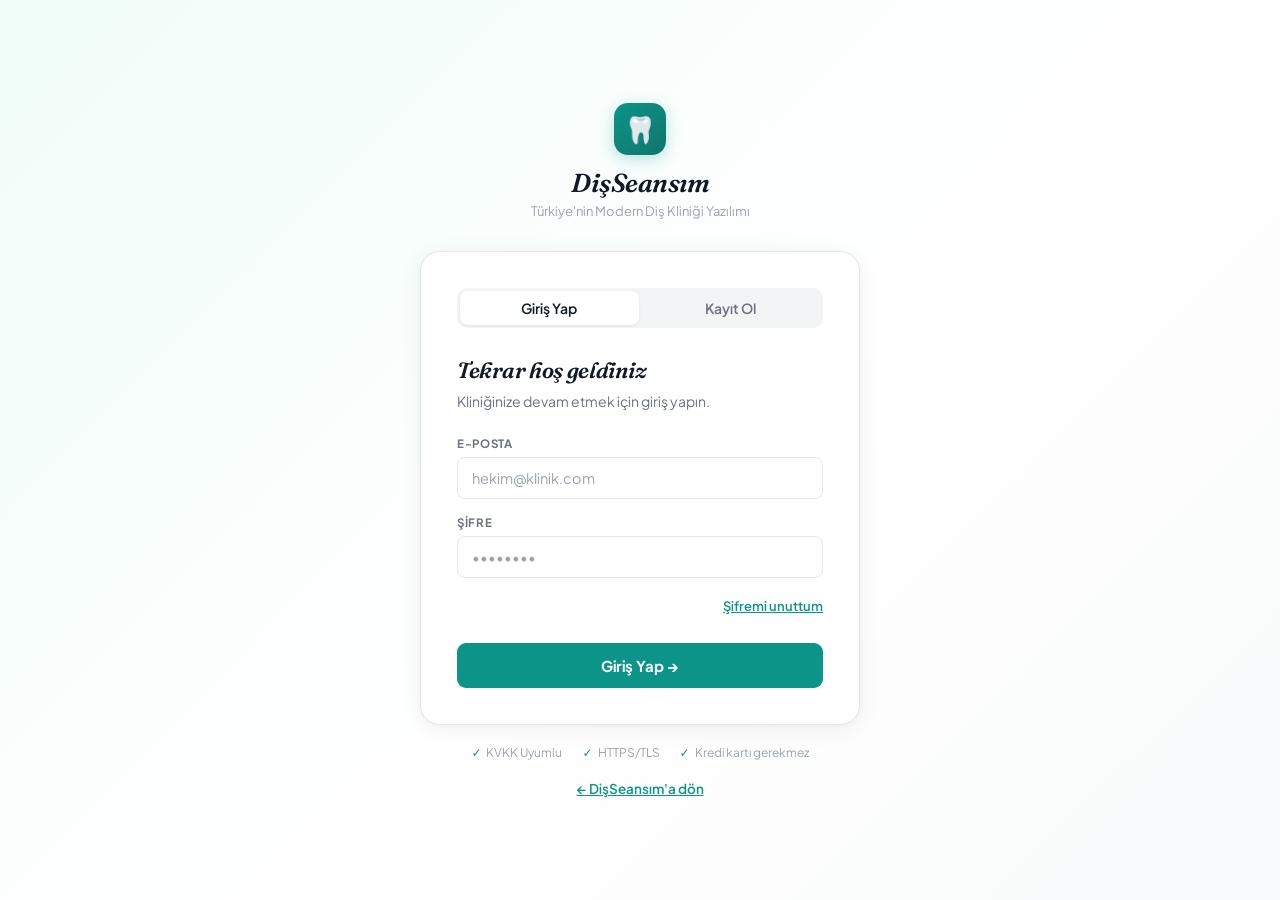
<file: giris.html>
<!DOCTYPE html>
<html lang="tr">
<head>
<script defer src="https://guzellik.seansim.com/t.js" data-site="dis"></script>
<script type="text/javascript">
    (function(c,l,a,r,i,t,y){
        c[a]=c[a]||function(){(c[a].q=c[a].q||[]).push(arguments)};
        t=l.createElement(r);t.async=1;t.src="https://www.clarity.ms/tag/"+i;
        y=l.getElementsByTagName(r)[0];y.parentNode.insertBefore(t,y);
    })(window, document, "clarity", "script", "w499cwegb2");
</script>  
  <!-- Google tag (gtag.js) -->
<script async src="https://www.googletagmanager.com/gtag/js?id=G-8R17RCYN2D"></script>
<script>
  window.dataLayer = window.dataLayer || [];
  function gtag(){dataLayer.push(arguments);}
  gtag('js', new Date());

  gtag('config', 'G-8R17RCYN2D');
</script>
<meta charset="UTF-8">
<link rel="icon" href="data:image/svg+xml,<svg xmlns='http://www.w3.org/2000/svg' viewBox='0 0 100 100'><text y='.9em' font-size='90'>🦷</text></svg>">
<meta name="viewport" content="width=device-width,initial-scale=1">
<title>DişSeansım — Giriş</title>
<link rel="preconnect" href="https://fonts.googleapis.com">
<link href="https://fonts.googleapis.com/css2?family=Fraunces:ital,opsz,wght@0,9..144,600;1,9..144,400;1,9..144,600&family=Plus+Jakarta+Sans:wght@400;500;600;700&display=swap" rel="stylesheet">
<style>
*,*::before,*::after{box-sizing:border-box;margin:0;padding:0}
:root{--tl:#0D9488;--tl2:#14B8A6;--tl-l:#F0FDF9;--tl-b:#CCFBF1;--am:#D97706;--am-l:#FFFBEB;--ink:#111827;--ink2:#374151;--ink3:#6B7280;--ink4:#9CA3AF;--red:#EF4444;--red-b:rgba(239,68,68,.08);--bdr:#E5E7EB;--bdr2:#F3F4F6;--D:'Fraunces',Georgia,serif;--B:'Plus Jakarta Sans',system-ui,sans-serif}
html{-webkit-font-smoothing:antialiased}
body{font-family:var(--B);background:linear-gradient(135deg,var(--tl-l) 0%,white 55%,#F9FAFB 100%);min-height:100vh;display:flex;align-items:center;justify-content:center;padding:24px}
.wrap{width:100%;max-width:440px}
.logo{text-align:center;margin-bottom:32px}
.logo-ic{width:52px;height:52px;background:linear-gradient(135deg,var(--tl),#0F766E);border-radius:14px;display:grid;place-items:center;font-size:26px;margin:0 auto 12px;box-shadow:0 4px 16px rgba(13,148,136,.28)}
.logo-t{font-family:var(--D);font-size:26px;font-style:italic;font-weight:600;color:var(--ink);letter-spacing:-.5px}
.logo-s{font-size:13px;color:var(--ink4);margin-top:4px}
.card{background:white;border:1px solid var(--bdr);border-radius:20px;padding:36px;box-shadow:0 4px 24px rgba(0,0,0,.06),0 1px 4px rgba(0,0,0,.03);position:relative}
.tabs{display:flex;gap:3px;background:#F3F4F6;border-radius:10px;padding:3px;margin-bottom:28px}
.tab{flex:1;padding:8px;text-align:center;border-radius:8px;font-size:14px;font-weight:600;color:var(--ink3);cursor:pointer;transition:all .15s}
.tab.on{background:white;color:var(--ink);box-shadow:0 1px 3px rgba(0,0,0,.08)}
.form-t{font-family:var(--D);font-size:22px;font-style:italic;font-weight:600;color:var(--ink);margin-bottom:6px;letter-spacing:-.3px}
.form-s{font-size:14px;color:var(--ink3);margin-bottom:24px;line-height:1.6}
.fr{margin-bottom:16px}
label{display:block;font-size:11.5px;font-weight:700;letter-spacing:.06em;text-transform:uppercase;color:var(--ink3);margin-bottom:6px}
input,select{width:100%;background:white;border:1.5px solid var(--bdr);border-radius:8px;padding:11px 14px;font-size:14.5px;font-family:var(--B);color:var(--ink);outline:none;transition:all .15s;-webkit-appearance:none}
input::placeholder{color:var(--ink4)}
input:focus,select:focus{border-color:var(--tl);box-shadow:0 0 0 3px rgba(20,184,166,.1)}
.g2{display:grid;grid-template-columns:1fr 1fr;gap:12px}
.btn-sub{width:100%;padding:13px;border-radius:9px;font-size:15px;font-weight:700;color:white;background:var(--tl);border:none;cursor:pointer;transition:all .18s;font-family:var(--B);margin-top:8px}
.btn-sub:hover{background:#0F766E;transform:translateY(-1px);box-shadow:0 4px 14px rgba(13,148,136,.32)}
.btn-sub:disabled{opacity:.6;transform:none;cursor:not-allowed}
.divider{display:flex;align-items:center;gap:12px;margin:20px 0;color:var(--ink4);font-size:13px}
.divider::before,.divider::after{content:'';flex:1;height:1px;background:var(--bdr)}
.ck-row{display:flex;align-items:flex-start;gap:10px;margin-bottom:16px}
.ck-row label{text-transform:none;letter-spacing:0;font-size:13px;font-weight:400;color:var(--ink3);cursor:pointer;line-height:1.6}
.ck-row input{margin-top:2px;flex-shrink:0;width:auto!important}
.ck-row a{color:var(--tl);font-weight:600}
.ck-row a:hover{text-decoration:underline}
.err{display:none;background:var(--red-b);border:1px solid rgba(239,68,68,.2);color:var(--red);padding:10px 14px;border-radius:8px;font-size:13.5px;margin-bottom:14px}
.err.on{display:block}
.ok-msg{display:none;background:rgba(16,185,129,.08);border:1px solid rgba(16,185,129,.2);color:#059669;padding:10px 14px;border-radius:8px;font-size:13.5px;margin-bottom:14px}
.ok-msg.on{display:block}
.ldr{display:none;position:absolute;inset:0;background:rgba(255,255,255,.85);border-radius:20px;z-index:10;align-items:center;justify-content:center;font-size:26px}
.ldr.on{display:flex}
.trust{display:flex;justify-content:center;gap:20px;margin-top:20px;flex-wrap:wrap}
.ti{display:flex;align-items:center;gap:5px;font-size:12px;color:var(--ink4)}
.ti::before{content:'✓';color:var(--tl);font-weight:700}
.back{text-align:center;margin-top:20px;font-size:13.5px;color:var(--ink3)}
.back a{color:var(--tl);font-weight:600}
.back a:hover{text-decoration:underline}
@keyframes spin{to{transform:rotate(360deg)}}
.sp{animation:spin 1s linear infinite;display:inline-block}
</style>
</head>
<body>
<div class="wrap">
  <div class="logo">
    <div class="logo-ic">🦷</div>
    <div class="logo-t">DişSeansım</div>
    <div class="logo-s">Türkiye'nin Modern Diş Kliniği Yazılımı</div>
  </div>
  <div class="card">
    <div class="ldr" id="ldr"><span class="sp">↻</span></div>
    <div class="tabs">
      <div class="tab on" id="tab-in" onclick="sw('in')">Giriş Yap</div>
      <div class="tab" id="tab-reg" onclick="sw('reg')">Kayıt Ol</div>
    </div>
    <div id="err-msg" class="err"></div>
    <div id="ok-msg" class="ok-msg"></div>

    <!-- LOGIN -->
    <div id="f-in">
      <div class="form-t">Tekrar hoş geldiniz</div>
      <div class="form-s">Kliniğinize devam etmek için giriş yapın.</div>
      <div class="fr"><label>E-posta</label><input type="email" id="in-email" placeholder="hekim@klinik.com" autocomplete="email"></div>
      <div class="fr"><label>Şifre</label><input type="password" id="in-pass" placeholder="••••••••" autocomplete="current-password"></div>
      <div style="text-align:right;margin-bottom:20px"><a href="#" style="font-size:13px;color:var(--tl);font-weight:600">Şifremi unuttum</a></div>
      <button class="btn-sub" onclick="doLogin()">Giriş Yap →</button>
    </div>

    <!-- REGISTER -->
    <div id="f-reg" style="display:none">
      <div class="form-t">14 gün ücretsiz başlayın</div>
      <div class="form-s">Kredi kartı gerekmez. 5 dakikada kurulum.</div>
      <div class="g2">
        <div class="fr"><label>Ad Soyad *</label><input type="text" id="rg-name" placeholder="Dr. Adınız Soyadınız"></div>
        <div class="fr"><label>Unvan</label><select id="rg-title"><option>Dr.</option><option>Uzm. Dr.</option><option>Prof. Dr.</option><option>Doç. Dr.</option></select></div>
      </div>
      <div class="fr"><label>Klinik Adı</label><input type="text" id="rg-clinic" placeholder="Örn: Güven Ağız Sağlığı Kliniği"></div>
      <div class="fr"><label>E-posta *</label><input type="email" id="rg-email" placeholder="hekim@klinik.com" autocomplete="email"></div>
      <div class="fr"><label>Şifre * (min 8 karakter)</label><input type="password" id="rg-pass" placeholder="Güçlü bir şifre seçin" autocomplete="new-password"></div>
      <div class="ck-row">
        <input type="checkbox" id="rg-terms">
        <label for="rg-terms"><a href="yasal.html#kosullar" target="_blank">Kullanım Koşulları</a>'nı ve <a href="yasal.html#kvkk" target="_blank">KVKK Aydınlatma Metni</a>'ni okudum, kabul ediyorum.</label>
      </div>
      <button class="btn-sub" onclick="doReg()">Ücretsiz Başla →</button>
    </div>
  </div>
  <div class="trust">
    <div class="ti">KVKK Uyumlu</div>
    <div class="ti">HTTPS/TLS</div>
    <div class="ti">Kredi kartı gerekmez</div>
  </div>
  <div class="back"><a href="index.html">← DişSeansım'a dön</a></div>
</div>

<script>
var B='https://disseansimback-production.up.railway.app';

function sw(t){
  document.getElementById('tab-in').classList.toggle('on',t==='in');
  document.getElementById('tab-reg').classList.toggle('on',t==='reg');
  document.getElementById('f-in').style.display=t==='in'?'block':'none';
  document.getElementById('f-reg').style.display=t==='reg'?'block':'none';
  hideMsg();
}
function showErr(m){var e=document.getElementById('err-msg');e.textContent=m;e.classList.add('on');document.getElementById('ok-msg').classList.remove('on');}
function showOk(m){var e=document.getElementById('ok-msg');e.textContent=m;e.classList.add('on');document.getElementById('err-msg').classList.remove('on');}
function hideMsg(){document.getElementById('err-msg').classList.remove('on');document.getElementById('ok-msg').classList.remove('on');}
function setLoad(v){document.getElementById('ldr').classList.toggle('on',v);}

async function doLogin(){
  var email=document.getElementById('in-email').value.trim(),pass=document.getElementById('in-pass').value;
  if(!email||!pass){showErr('E-posta ve şifre zorunlu');return;}
  setLoad(true);
  try{
    var r=await fetch(B+'/api/auth/login',{method:'POST',headers:{'Content-Type':'application/json'},body:JSON.stringify({email,password:pass})});
    var d=await r.json();
    if(!r.ok||d.error){showErr(d.error||'Giriş başarısız');setLoad(false);return;}
    localStorage.setItem('ds_tok',d.accessToken||d.token);
    localStorage.setItem('ds_tid',d.user?.membership?.tenantId||d.tenantId||'');
    if(d.refreshToken)localStorage.setItem('ds_ref',d.refreshToken);
    location.href='app.html';
  }catch(e){showErr('Bağlantı hatası. Lütfen tekrar deneyin.');setLoad(false);}
}

async function doReg(){
  _registering=true; // Prevent IIFE from redirecting mid-registration
  var name=document.getElementById('rg-name').value.trim(),email=document.getElementById('rg-email').value.trim(),pass=document.getElementById('rg-pass').value;
  var clinic=document.getElementById('rg-clinic').value.trim(),title=document.getElementById('rg-title').value;
  if(!name||!email||!pass){showErr('Ad, e-posta ve şifre zorunlu');return;}
  if(pass.length<8){showErr('Şifre en az 8 karakter olmalı');return;}
  if(!document.getElementById('rg-terms').checked){showErr('Kullanım koşullarını kabul etmelisiniz');return;}
  setLoad(true);
  try{
    var r=await fetch(B+'/api/auth/register',{method:'POST',headers:{'Content-Type':'application/json'},body:JSON.stringify({name,email,password:pass,clinicName:clinic||name+' Kliniği',title,terms:true})});
    var d=await r.json();
    if(!r.ok||d.error){showErr(d.error||'Kayıt başarısız');setLoad(false);return;}
    localStorage.setItem('ds_tok',d.accessToken||d.token);
    localStorage.setItem('ds_tid',d.user?.membership?.tenantId||d.tenantId||'');
    if(d.refreshToken)localStorage.setItem('ds_ref',d.refreshToken);
    if(window.seansim)window.seansim('signup');
    showOk('Hoş geldiniz! Yönlendiriliyorsunuz…');
    setTimeout(()=>location.href='app.html',1200);
  }catch(e){showErr('Bağlantı hatası. Lütfen tekrar deneyin.');setLoad(false);}
}

// Enter key
document.addEventListener('keydown',e=>{if(e.key==='Enter'){var active=document.getElementById('f-in').style.display!=='none';active?doLogin():doReg();}});
// URL param
var p=new URLSearchParams(location.search);
if(p.get('action')==='register')sw('reg');
// Already logged in
// Auto-redirect only if token exists AND user is NOT actively registering
var _registering=false;
(async function(){
  var tok=localStorage.getItem('ds_tok'),tid=localStorage.getItem('ds_tid');
  if(!tok||!tid)return;
  // Don't redirect if user came here to register
  if(new URLSearchParams(location.search).get('action')==='register')return;
  try{
    var r=await fetch('https://disseansimback-production.up.railway.app/api/auth/me',{
      headers:{'Authorization':'Bearer '+tok,'X-Tenant-ID':tid}
    });
    if(r.ok&&!_registering){location.href='app.html';return;}
    if(r.status===401){
      localStorage.removeItem('ds_tok');
      localStorage.removeItem('ds_tid');
      localStorage.removeItem('ds_ref');
    }
  }catch(e){}
})();
</script>
</body>
</html>
</file>
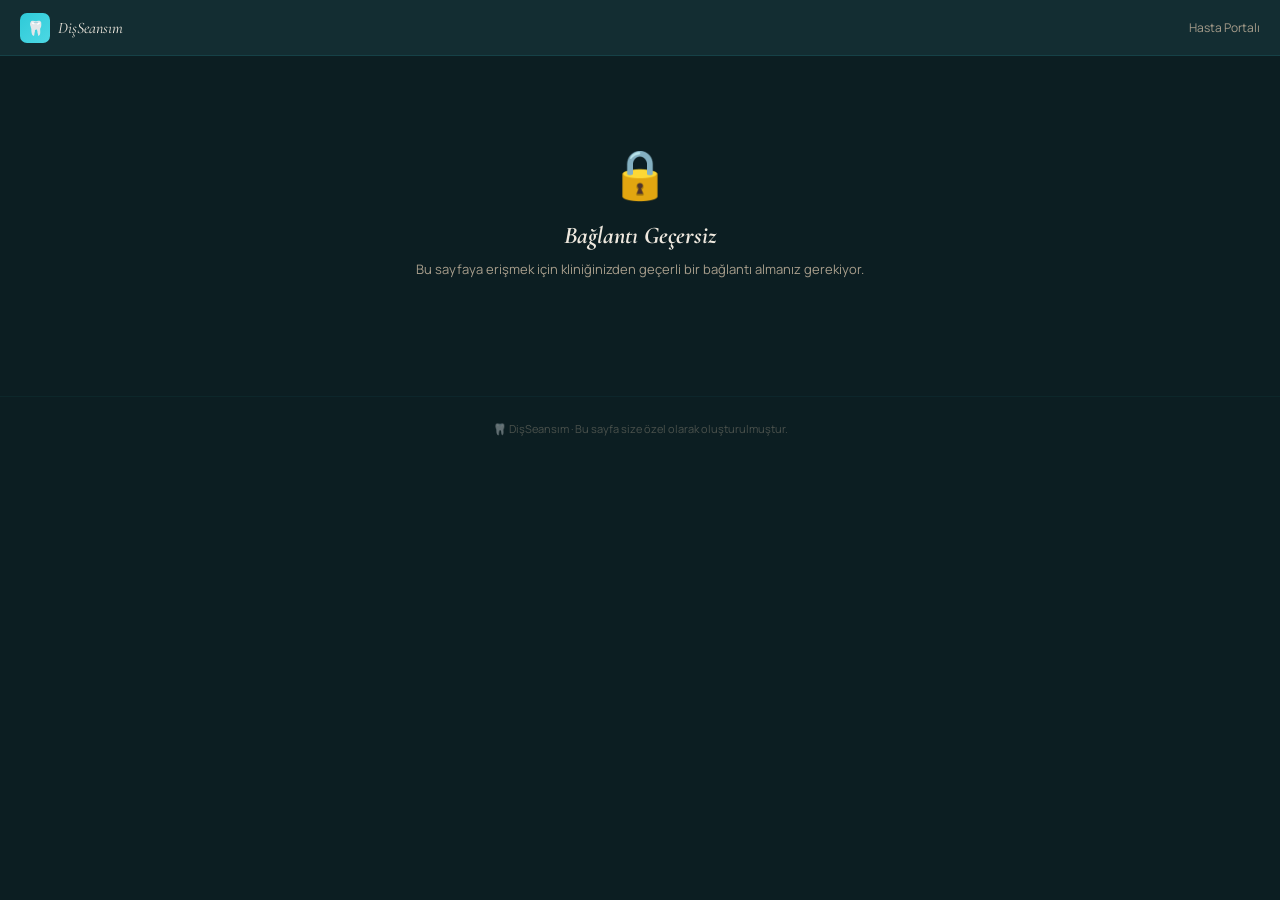
<file: hasta.html>
<!DOCTYPE html>
<html lang="tr">
<head>
<script type="text/javascript">
    (function(c,l,a,r,i,t,y){
        c[a]=c[a]||function(){(c[a].q=c[a].q||[]).push(arguments)};
        t=l.createElement(r);t.async=1;t.src="https://www.clarity.ms/tag/"+i;
        y=l.getElementsByTagName(r)[0];y.parentNode.insertBefore(t,y);
    })(window, document, "clarity", "script", "w499cwegb2");
</script>  
<meta charset="UTF-8">
<link rel="icon" href="data:image/svg+xml,<svg xmlns='http://www.w3.org/2000/svg' viewBox='0 0 100 100'><text y='.9em' font-size='90'>🦷</text></svg>">
<meta name="viewport" content="width=device-width,initial-scale=1">
<title>Hasta Portalı — DişSeansım</title>
<link href="https://fonts.googleapis.com/css2?family=Cormorant+Garamond:ital,wght@0,600;1,600&family=Manrope:wght@400;500;600&display=swap" rel="stylesheet">
<style>
*,*::before,*::after{box-sizing:border-box;margin:0;padding:0}
:root{--ink0:#0C1E22;--ink1:#132D32;--ink2:#1C3E44;--t4:#2ECAD8;--t5:#4DD8E4;--gold:#C9A96E;--goldl:#E8C98A;--cream:#EEE8DE;--cream2:#D4CCBC;--cream3:#A89E8C;--red:#E05252;--green:#2DA84A;--bdr:rgba(46,202,216,.12);--D:'Cormorant Garamond',Georgia,serif;--B:'Manrope',system-ui,sans-serif}
html{-webkit-font-smoothing:antialiased;color-scheme:dark}
body{font-family:var(--B);background:var(--ink0);color:var(--cream);min-height:100vh}
::-webkit-scrollbar{width:4px}::-webkit-scrollbar-thumb{background:var(--ink2);border-radius:99px}

/* header */
.header{background:var(--ink1);border-bottom:1px solid var(--bdr);padding:0 20px;height:56px;display:flex;align-items:center;justify-content:space-between;position:sticky;top:0;z-index:10}
.hlogo{display:flex;align-items:center;gap:8px}
.hlogo-ic{width:30px;height:30px;background:linear-gradient(135deg,var(--t4),var(--t5));border-radius:7px;display:grid;place-items:center;font-size:14px}
.hlogo-t{font-family:var(--D);font-size:16px;font-style:italic}
.hclinic{font-size:12px;color:var(--cream3)}

.wrap{max-width:680px;margin:0 auto;padding:24px 16px}

/* patient card */
.pt-card{background:linear-gradient(135deg,var(--ink1),var(--ink2));border:1px solid var(--bdr);border-radius:16px;padding:20px;margin-bottom:20px;display:flex;align-items:center;gap:16px}
.pt-av{width:52px;height:52px;background:linear-gradient(135deg,var(--t4),var(--gold));border-radius:14px;display:grid;place-items:center;font-family:var(--D);font-size:20px;font-weight:600;color:var(--ink0);flex-shrink:0}
.pt-name{font-family:var(--D);font-size:22px;font-style:italic;color:var(--cream);margin-bottom:4px}
.pt-meta{display:flex;gap:12px;flex-wrap:wrap}
.pt-meta span{font-size:12px;color:var(--cream3)}

/* tabs */
.tabs{display:flex;gap:2px;background:var(--ink2);border-radius:10px;padding:3px;margin-bottom:20px;overflow-x:auto}
.tab{padding:7px 14px;border-radius:8px;font-size:12px;font-weight:500;color:var(--cream3);cursor:pointer;transition:all .15s;white-space:nowrap;flex-shrink:0}
.tab.active{background:var(--ink1);color:var(--cream);box-shadow:0 1px 6px rgba(0,0,0,.3)}

/* cards */
.card{background:var(--ink1);border:1px solid var(--bdr);border-radius:14px;padding:18px;margin-bottom:12px}
.card-title{font-size:13px;font-weight:600;color:var(--cream);margin-bottom:12px;display:flex;align-items:center;gap:8px}

/* apt item */
.apt-row{display:flex;align-items:center;gap:12px;padding:10px 0;border-bottom:1px solid var(--bdr)}
.apt-row:last-child{border-bottom:none}
.apt-date{min-width:80px;font-size:12px;font-weight:600;color:var(--t5)}
.apt-info{flex:1}
.apt-type{font-size:13px;font-weight:500;color:var(--cream)}
.apt-sub{font-size:11px;color:var(--cream3)}

/* plan */
.plan-row{padding:12px 0;border-bottom:1px solid var(--bdr);display:flex;align-items:center;gap-12px}
.plan-row:last-child{border-bottom:none}
.plan-title{font-size:13px;font-weight:600;color:var(--cream);margin-bottom:4px}
.plan-sub{font-size:11px;color:var(--cream3)}
.plan-cost{margin-left:auto;font-family:var(--D);font-size:18px;color:var(--goldl)}
.approve-btn{margin-top:8px;padding:7px 16px;background:var(--t4);color:var(--ink0);border:none;border-radius:7px;font-size:12px;font-weight:700;cursor:pointer;font-family:var(--B);transition:all .15s}
.approve-btn:hover{background:var(--t5)}
.approve-btn:disabled{opacity:.4;cursor:not-allowed}

/* odontogram */
.odonto{display:flex;flex-direction:column;gap:5px;align-items:center}
.odonto-row{display:flex;gap:3px}
.tooth{width:26px;height:32px;border-radius:5px 5px 3px 3px;border:1.5px solid var(--bdr);background:var(--ink2);display:flex;flex-direction:column;align-items:center;justify-content:center;font-size:7px;color:var(--cream3);font-weight:600;position:relative}
.tooth.caries{background:rgba(232,160,32,.2);border-color:var(--gold)}
.tooth.filled{background:rgba(46,202,216,.2);border-color:var(--t4)}
.tooth.crown{background:rgba(201,169,110,.2);border-color:var(--goldl)}
.tooth.implant{background:rgba(45,168,74,.2);border-color:var(--green)}
.tooth.rct{background:rgba(224,82,82,.15);border-color:var(--red)}
.tooth.extracted,.tooth.missing{opacity:.25}
.tooth-n{font-size:6px;color:var(--cream3);opacity:.6}

/* invoice */
.inv-row{display:flex;align-items:center;justify-content:space-between;padding:10px 0;border-bottom:1px solid var(--bdr)}
.inv-row:last-child{border-bottom:none}
.inv-no{font-size:12px;font-weight:700;color:var(--cream)}
.inv-date{font-size:11px;color:var(--cream3)}
.inv-amount{text-align:right}
.inv-total{font-family:var(--D);font-size:17px;color:var(--cream)}
.inv-paid{font-size:11px;color:var(--green)}
.inv-due{font-size:11px;color:var(--red)}

/* badge */
.badge{display:inline-flex;align-items:center;padding:2px 8px;border-radius:99px;font-size:10px;font-weight:600}
.badge-t{background:rgba(46,202,216,.12);color:var(--t5);border:1px solid rgba(46,202,216,.2)}
.badge-g{background:rgba(45,168,74,.12);color:#5FC878;border:1px solid rgba(45,168,74,.2)}
.badge-a{background:rgba(232,160,32,.12);color:#F0C050;border:1px solid rgba(232,160,32,.2)}
.badge-r{background:rgba(224,82,82,.12);color:#F07070;border:1px solid rgba(224,82,82,.2)}

/* rx */
.rx-drug{background:var(--ink2);border-radius:7px;padding:8px 10px;margin-bottom:6px;font-size:12px}
.rx-drug strong{color:var(--cream);display:block;margin-bottom:2px}
.rx-drug span{color:var(--cream3)}

/* loading / error */
.loading{text-align:center;padding:80px 20px;color:var(--cream3)}
.loading .spin{animation:spin 1s linear infinite;display:inline-block;font-size:32px;margin-bottom:16px}
@keyframes spin{to{transform:rotate(360deg)}}
.error-state{text-align:center;padding:60px 20px}
.error-state .e-ic{font-size:48px;margin-bottom:16px}
.error-state h2{font-family:var(--D);font-size:24px;font-style:italic;color:var(--cream);margin-bottom:8px}
.error-state p{font-size:13px;color:var(--cream3);line-height:1.7}

footer{text-align:center;padding:24px;font-size:11px;color:var(--cream3);opacity:.4;border-top:1px solid var(--bdr);margin-top:32px}
</style>
</head>
<body>

<div class="header">
  <div class="hlogo">
    <div class="hlogo-ic">🦷</div>
    <div class="hlogo-t">DişSeansım</div>
  </div>
  <div class="hclinic" id="clinic-name">Hasta Portalı</div>
</div>

<div class="wrap" id="wrap">
  <div class="loading"><div class="spin">⏳</div><div>Bilgileriniz yükleniyor...</div></div>
</div>

<script>
var BACKEND_URL = 'https://disseansimback-production.up.railway.app';
var params = new URLSearchParams(window.location.search);
var TOKEN = params.get('t');

async function load() {
  var wrap = document.getElementById('wrap');
  if (!TOKEN) {
    wrap.innerHTML = errorHTML('Bağlantı Geçersiz', 'Bu sayfaya erişmek için kliniğinizden geçerli bir bağlantı almanız gerekiyor.');
    return;
  }
  try {
    var r = await fetch(BACKEND_URL + '/api/portal/me?t=' + TOKEN);
    var d = await r.json();
    if (!r.ok || d.error) {
      wrap.innerHTML = errorHTML('Bağlantı Süresi Doldu', d.error || 'Bu bağlantının süresi dolmuş. Yeni bir bağlantı için kliniğinizi arayın.');
      return;
    }
    render(d);
  } catch(e) {
    wrap.innerHTML = errorHTML('Bağlantı Hatası', 'Sunucuya ulaşılamıyor. Lütfen internet bağlantınızı kontrol edin.');
  }
}

function errorHTML(title, msg) {
  return '<div class="error-state"><div class="e-ic">🔒</div><h2>'+title+'</h2><p>'+msg+'</p></div>';
}

function render(d) {
  var p = d.patient;
  var age = p.birth_date ? Math.floor((Date.now()-new Date(p.birth_date))/(365.25*24*3600*1000)) : null;
  document.getElementById('clinic-name').textContent = d.clinic.name || 'Hasta Portalı';
  document.title = p.first_name + ' ' + p.last_name + ' — DişSeansım';

  document.getElementById('wrap').innerHTML =
    '<div class="pt-card">' +
      '<div class="pt-av">' + p.first_name[0] + p.last_name[0] + '</div>' +
      '<div>' +
        '<div class="pt-name">' + p.first_name + ' ' + p.last_name + '</div>' +
        '<div class="pt-meta">' +
          (age ? '<span>🎂 '+age+' yaş</span>' : '') +
          (p.blood_type ? '<span>🩸 '+p.blood_type+'</span>' : '') +
          (p.phone ? '<span>📞 '+p.phone+'</span>' : '') +
        '</div>' +
      '</div>' +
    '</div>' +

    '<div class="tabs">' +
      '<div class="tab active" onclick="switchTab(this,\'t-apts\')">📅 Randevular</div>' +
      '<div class="tab" onclick="switchTab(this,\'t-plans\')">📋 Tedavi Planları</div>' +
      '<div class="tab" onclick="switchTab(this,\'t-odo\')">🦷 Diş Durumu</div>' +
      '<div class="tab" onclick="switchTab(this,\'t-rx\')">💊 Reçeteler</div>' +
      '<div class="tab" onclick="switchTab(this,\'t-inv\')">💰 Faturalar</div>' +
    '</div>' +

    renderApts(d.appointments) +
    renderPlans(d.plans) +
    renderOdonto(d.teeth) +
    renderRx(d.prescriptions) +
    renderInv(d.invoices);
}

function switchTab(el, id) {
  document.querySelectorAll('.tab').forEach(t => t.classList.remove('active'));
  el.classList.add('active');
  ['t-apts','t-plans','t-odo','t-rx','t-inv'].forEach(tid => {
    var el2 = document.getElementById(tid);
    if (el2) el2.style.display = tid === id ? 'block' : 'none';
  });
}

function renderApts(apts) {
  var upcoming = (apts||[]).filter(a => new Date(a.starts_at) >= new Date() && a.status !== 'cancelled');
  var past = (apts||[]).filter(a => new Date(a.starts_at) < new Date() || a.status === 'cancelled');
  var rows = '';
  if (upcoming.length) {
    rows += '<div style="font-size:11px;font-weight:700;letter-spacing:.07em;text-transform:uppercase;color:var(--t5);margin-bottom:8px">Yaklaşan</div>';
    rows += upcoming.map(a => aptRow(a)).join('');
  }
  if (past.length) {
    rows += '<div style="font-size:11px;font-weight:700;letter-spacing:.07em;text-transform:uppercase;color:var(--cream3);margin:12px 0 8px">Geçmiş</div>';
    rows += past.slice(0,5).map(a => aptRow(a)).join('');
  }
  if (!rows) rows = '<div style="text-align:center;padding:24px;color:var(--cream3);font-size:13px">Randevu kaydı bulunamadı.</div>';
  return '<div id="t-apts"><div class="card"><div class="card-title">📅 Randevularım</div>' + rows + '</div></div>';
}

function aptRow(a) {
  var d = new Date(a.starts_at);
  var dateStr = d.toLocaleDateString('tr-TR', { weekday:'short', day:'numeric', month:'short' });
  var timeStr = d.toLocaleTimeString('tr-TR', { hour:'2-digit', minute:'2-digit' });
  var badges = { scheduled:'badge-t', completed:'badge-g', cancelled:'badge-r' };
  var labels = { scheduled:'Planlandı', completed:'Tamamlandı', cancelled:'İptal', arrived:'Geldi', 'no-show':'Gelmedi' };
  return '<div class="apt-row"><div class="apt-date">'+dateStr+'<br>'+timeStr+'</div><div class="apt-info"><div class="apt-type">'+a.type+'</div></div><span class="badge '+(badges[a.status]||'badge-t')+'">'+(labels[a.status]||a.status)+'</span></div>';
}

function renderPlans(plans) {
  var rows = (plans||[]).map(p => {
    var badges = { planned:'badge-t', approved:'badge-g', in_progress:'badge-a', completed:'badge-g' };
    var labels = { planned:'Planlandı', approved:'Onaylandı', in_progress:'Devam Ediyor', completed:'Tamamlandı' };
    var canApprove = p.status === 'planned';
    return '<div class="plan-row" id="plan-'+p.id+'"><div style="flex:1">' +
      '<div class="plan-title">'+p.title+'</div>' +
      '<div class="plan-sub">'+(p.diagnosis||'')+(p.est_cost?' · ₺'+parseFloat(p.est_cost).toLocaleString('tr-TR',{minimumFractionDigits:2}):'')+'</div>' +
      (canApprove ? '<button class="approve-btn" onclick="approvePlan(\''+p.id+'\')" id="abtn-'+p.id+'">✓ Tedaviyi Onaylıyorum</button>' : '') +
      '</div><span class="badge '+(badges[p.status]||'badge-t')+'">'+(labels[p.status]||p.status)+'</span></div>';
  }).join('') || '<div style="text-align:center;padding:24px;color:var(--cream3);font-size:13px">Tedavi planı bulunamadı.</div>';
  return '<div id="t-plans" style="display:none"><div class="card"><div class="card-title">📋 Tedavi Planlarım</div>' + rows + '</div></div>';
}

async function approvePlan(planId) {
  var btn = document.getElementById('abtn-' + planId);
  if (!btn) return;
  btn.disabled = true;
  btn.textContent = 'Onaylanıyor...';
  try {
    var r = await fetch(BACKEND_URL + '/api/portal/approve-plan?t=' + TOKEN, {
      method: 'POST',
      headers: { 'Content-Type': 'application/json' },
      body: JSON.stringify({ plan_id: planId })
    });
    var d = await r.json();
    if (d.ok) {
      btn.style.background = 'var(--green)';
      btn.textContent = '✓ Onaylandı';
      document.querySelector('#plan-' + planId + ' .badge').className = 'badge badge-g';
      document.querySelector('#plan-' + planId + ' .badge').textContent = 'Onaylandı';
    } else {
      btn.disabled = false;
      btn.textContent = '✓ Tedaviyi Onaylıyorum';
      alert(d.error || 'Hata oluştu');
    }
  } catch(e) {
    btn.disabled = false;
    btn.textContent = '✓ Tedaviyi Onaylıyorum';
  }
}

function renderOdonto(teeth) {
  var map = {};
  (teeth||[]).forEach(t => map[t.tooth_no] = t);
  var rows = [
    [18,17,16,15,14,13,12,11,'|',21,22,23,24,25,26,27,28],
    [48,47,46,45,44,43,42,41,'|',31,32,33,34,35,36,37,38]
  ];
  var html = '<div class="odonto">';
  rows.forEach(row => {
    html += '<div class="odonto-row">';
    row.forEach(n => {
      if (n==='|') { html += '<div style="width:1px;background:var(--bdr);margin:0 4px"></div>'; return; }
      var t = map[n] || {};
      var icon = {caries:'●',filled:'◆',crown:'♛',implant:'⬟',rct:'⊕',extracted:'✕'}[t.status]||'';
      html += '<div class="tooth '+(t.status||'healthy')+'" title="'+n+(t.status?' — '+t.status:'')+'">' + icon + '<span class="tooth-n">'+n+'</span></div>';
    });
    html += '</div>';
  });
  html += '</div>';
  var legend = [['Çürük','caries','var(--gold)'],['Dolgulu','filled','var(--t4)'],['Kuron','crown','var(--goldl)'],['İmplant','implant','var(--green)'],['Kanal','rct','var(--red)']];
  html += '<div style="display:flex;flex-wrap:wrap;gap:8px;margin-top:12px;padding-top:12px;border-top:1px solid var(--bdr)">'+legend.map(([l,c,col])=>'<div style="display:flex;align-items:center;gap:4px;font-size:11px;color:var(--cream3)"><div style="width:10px;height:10px;border-radius:3px;background:'+col+'"></div>'+l+'</div>').join('')+'</div>';
  return '<div id="t-odo" style="display:none"><div class="card"><div class="card-title">🦷 Diş Durumum</div>' + html + '</div></div>';
}

function renderRx(rxs) {
  var rows = (rxs||[]).map(rx => {
    var drugs = (typeof rx.drugs === 'string' ? JSON.parse(rx.drugs) : rx.drugs) || [];
    return '<div class="card" style="margin-bottom:10px">' +
      '<div style="display:flex;justify-content:space-between;margin-bottom:10px">' +
        '<span class="badge badge-t">'+new Date(rx.rx_date).toLocaleDateString('tr-TR')+'</span>' +
        (rx.diagnosis ? '<span style="font-size:11px;color:var(--cream3)">'+rx.diagnosis+'</span>' : '') +
      '</div>' +
      drugs.map(d => '<div class="rx-drug"><strong>'+d.name+(d.dose?' — '+d.dose:'')+'</strong><span>'+(d.frequency||'')+(d.duration?' · '+d.duration:'')+'</span></div>').join('') +
    '</div>';
  }).join('') || '<div style="text-align:center;padding:24px;color:var(--cream3);font-size:13px">Reçete bulunamadı.</div>';
  return '<div id="t-rx" style="display:none"><div style="font-size:13px;color:var(--cream3);margin-bottom:12px">Son reçeteleriniz</div>' + rows + '</div>';
}

function renderInv(invs) {
  var totalDue = (invs||[]).reduce((s,i) => s + Math.max(0, parseFloat(i.total||0)-parseFloat(i.amount_paid||0)), 0);
  var summary = totalDue > 0 ?
    '<div style="background:rgba(232,160,32,.08);border:1px solid rgba(232,160,32,.2);border-radius:10px;padding:14px;margin-bottom:14px;text-align:center"><div style="font-size:11px;color:var(--cream3);margin-bottom:4px">Toplam Bekleyen Ödeme</div><div style="font-family:var(--D);font-size:28px;color:var(--goldl)">₺'+totalDue.toLocaleString('tr-TR',{minimumFractionDigits:2})+'</div></div>' : '';

  var rows = (invs||[]).map(i => {
    var total = parseFloat(i.total||0);
    var paid = parseFloat(i.amount_paid||0);
    var due = Math.max(0, total-paid);
    var stCls = {paid:'badge-g',partial:'badge-a',draft:'badge-ink'}[i.status]||'badge-t';
    var stLbl = {paid:'Ödendi',partial:'Kısmi',draft:'Taslak',void:'İptal'}[i.status]||i.status;
    return '<div class="inv-row">' +
      '<div><div class="inv-no">'+i.inv_no+'</div><div class="inv-date">'+new Date(i.inv_date).toLocaleDateString('tr-TR')+'</div></div>' +
      '<div style="text-align:center"><span class="badge '+stCls+'">'+stLbl+'</span></div>' +
      '<div class="inv-amount"><div class="inv-total">₺'+total.toLocaleString('tr-TR',{minimumFractionDigits:2})+'</div>'+(due>0?'<div class="inv-due">Kalan: ₺'+due.toLocaleString('tr-TR',{minimumFractionDigits:2})+'</div>':'<div class="inv-paid">✓ Ödendi</div>')+'</div>' +
    '</div>';
  }).join('') || '<div style="text-align:center;padding:24px;color:var(--cream3);font-size:13px">Fatura bulunamadı.</div>';

  return '<div id="t-inv" style="display:none">' + summary + '<div class="card">' + rows + '</div></div>';
}

load();
</script>
<footer>🦷 DişSeansım · Bu sayfa size özel olarak oluşturulmuştur.</footer>
</body>
</html>
</file>
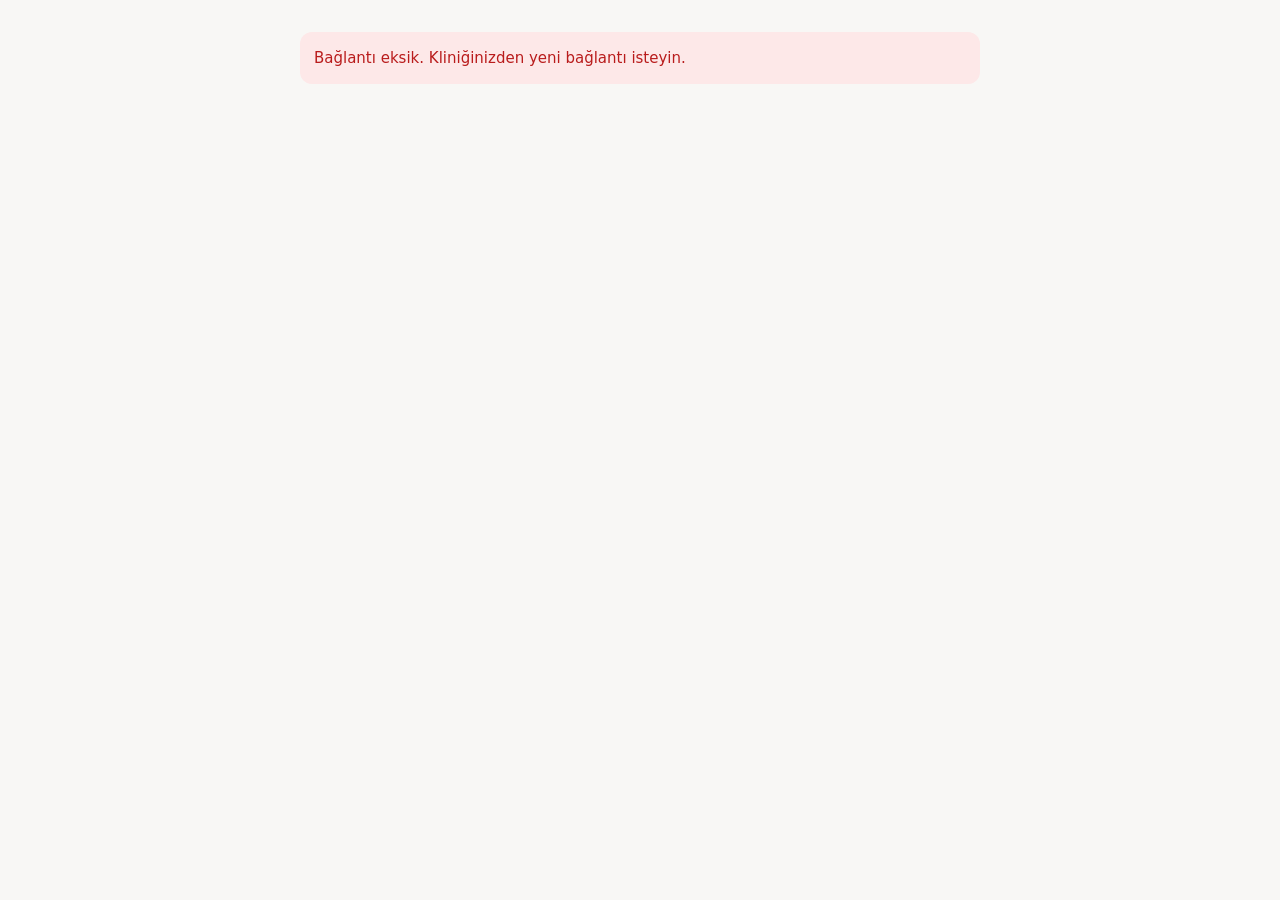
<file: onam.html>
<!doctype html>
<html lang="tr">
<head>
<meta charset="utf-8">
<meta name="viewport" content="width=device-width,initial-scale=1,viewport-fit=cover">
<meta name="robots" content="noindex,nofollow">
<meta name="referrer" content="no-referrer">
<meta name="theme-color" content="#0f766e">
<title>Onam formu · DişSeansım</title>
<style>
:root{--ink:#1c1917;--ink2:#44403c;--mut:#78716c;--line:#e7e2dc;--bg:#f8f7f5;--card:#fff;--t:#0f766e;--t2:#0d9488;--red:#b91c1c}
*{box-sizing:border-box;margin:0;padding:0}
body{font:16px/1.6 -apple-system,system-ui,"Segoe UI",sans-serif;background:var(--bg);color:var(--ink);padding:20px 16px calc(28px + env(safe-area-inset-bottom))}
.w{max-width:680px;margin:0 auto}
.hd{font-size:13px;color:var(--mut);margin-bottom:6px}
h1{font-size:22px;line-height:1.3;margin-bottom:4px}
.pt{color:var(--ink2);font-size:14px;margin-bottom:16px}
.txt{background:var(--card);border:1px solid var(--line);border-radius:14px;padding:16px;white-space:pre-wrap;font-size:15px;line-height:1.65;color:var(--ink2);margin-bottom:16px}
label{display:block;font-size:13px;font-weight:600;color:var(--ink2);margin:14px 0 6px}
input[type=text]{width:100%;font:16px inherit;font-family:inherit;padding:12px;border:1.5px solid var(--line);border-radius:10px;background:#fff}
.chk{display:flex;gap:10px;align-items:flex-start;font-size:14.5px;color:var(--ink2);background:var(--card);border:1px solid var(--line);border-radius:12px;padding:12px}
.chk input{width:22px;height:22px;flex:none;margin-top:1px;accent-color:var(--t)}
canvas{display:block;width:100%;height:190px;background:#fff;border:1.5px dashed #c8c2bb;border-radius:12px;touch-action:none}
.row{display:flex;justify-content:space-between;align-items:center;margin-top:6px;font-size:13px;color:var(--mut)}
.clr{border:0;background:none;color:var(--t);font:600 14px inherit;font-family:inherit;padding:8px;cursor:pointer}
.btn{display:block;width:100%;margin-top:18px;border:0;border-radius:12px;background:var(--t);color:#fff;font:700 16px inherit;font-family:inherit;padding:15px;cursor:pointer;min-height:52px}
.btn:disabled{opacity:.6}
.msg{border-radius:12px;padding:14px;font-size:15px;margin:12px 0}
.err{background:#fde8e8;color:var(--red)}
.ok{background:#e2f5ec;color:#065f46;text-align:center;padding:28px 16px}
.ok b{display:block;font-size:20px;margin-bottom:6px}
.foot{font-size:12px;color:var(--mut);margin-top:22px;text-align:center}
:focus-visible{outline:2.5px solid var(--t);outline-offset:2px}
</style>
</head>
<body>
<main class="w" id="app"><p class="hd">Yükleniyor…</p></main>
<script>
(function(){
  var API='https://disseansimback-production.up.railway.app';
  var t=new URLSearchParams(location.search).get('t')||'';
  var app=document.getElementById('app');
  var esc=function(v){return String(v==null?'':v).replace(/[&<>"']/g,function(c){return{'&':'&amp;','<':'&lt;','>':'&gt;','"':'&quot;',"'":'&#39;'}[c];});};
  function fail(m){app.innerHTML='<div class="msg err" role="alert">'+esc(m)+'</div>';}
  function done(title,clinic){app.innerHTML='<div class="msg ok" role="status"><b>Teşekkürler, formunuz imzalandı.</b>'+esc(title)+(clinic?' · '+esc(clinic):'')+'<br>Bu sayfayı kapatabilirsiniz.</div>';}
  if(!t){fail('Bağlantı eksik. Kliniğinizden yeni bağlantı isteyin.');return;}
  fetch(API+'/api/public/onam/'+encodeURIComponent(t)).then(function(r){return r.json().then(function(j){return{ok:r.ok,j:j};});}).then(function(x){
    if(!x.ok)return fail(x.j.error||'Form açılamadı.');
    if(x.j.signed)return done(x.j.title,x.j.tenant_name);
    var d=x.j;
    app.innerHTML='<p class="hd">'+esc(d.tenant_name)+'</p><h1>'+esc(d.title)+'</h1><p class="pt">Hasta: '+esc(d.patient)+'</p>'+
      '<div class="txt">'+esc(d.body)+'</div>'+
      '<label class="chk"><input type="checkbox" id="ok"> Metni okudum, anladım ve onaylıyorum.</label>'+
      '<label for="nm">Adınız soyadınız</label><input type="text" id="nm" autocomplete="name">'+
      '<label>İmzanız</label><canvas id="pad" aria-label="İmza alanı"></canvas><div class="row"><span>Parmağınızla imza atın</span><button type="button" class="clr" id="clr">Temizle</button></div>'+
      '<div id="err"></div><button type="button" class="btn" id="go">Onaylıyorum ve imzalıyorum</button>'+
      '<p class="foot">İmzanız tarih, saat ve cihaz bilgisiyle birlikte kliniğinizin kayıtlarında saklanır.</p>';
    var c=document.getElementById('pad'),dpr=window.devicePixelRatio||1,drawn=false,on=false,x2;
    function size(){var r=c.getBoundingClientRect();c.width=r.width*dpr;c.height=r.height*dpr;x2=c.getContext('2d');x2.scale(dpr,dpr);x2.lineWidth=2.4;x2.lineCap='round';x2.lineJoin='round';x2.strokeStyle='#111';drawn=false;}
    size();
    var p=function(e){var r=c.getBoundingClientRect();return[e.clientX-r.left,e.clientY-r.top];};
    c.onpointerdown=function(e){on=true;c.setPointerCapture(e.pointerId);var q=p(e);x2.beginPath();x2.moveTo(q[0],q[1]);};
    c.onpointermove=function(e){if(!on)return;var q=p(e);x2.lineTo(q[0],q[1]);x2.stroke();drawn=true;};
    c.onpointerup=c.onpointercancel=function(){on=false;};
    document.getElementById('clr').onclick=size;
    document.getElementById('go').onclick=function(){
      var er=document.getElementById('err'),b=this;er.innerHTML='';
      var nm=document.getElementById('nm').value.trim();
      if(!document.getElementById('ok').checked)return er.innerHTML='<div class="msg err" role="alert">Metni okuduğunuzu onaylayın.</div>';
      if(nm.length<3)return er.innerHTML='<div class="msg err" role="alert">Adınızı ve soyadınızı yazın.</div>';
      if(!drawn)return er.innerHTML='<div class="msg err" role="alert">İmza alanına imzanızı atın.</div>';
      b.disabled=true;b.textContent='Gönderiliyor…';
      fetch(API+'/api/public/onam/'+encodeURIComponent(t),{method:'POST',headers:{'content-type':'application/json'},body:JSON.stringify({signature:c.toDataURL('image/png'),signer_name:nm,accept:true})})
        .then(function(r){return r.json().then(function(j){return{ok:r.ok,j:j};});})
        .then(function(x){if(x.ok)done(d.title,d.tenant_name);else{b.disabled=false;b.textContent='Onaylıyorum ve imzalıyorum';er.innerHTML='<div class="msg err" role="alert">'+esc(x.j.error||'Gönderilemedi.')+'</div>';}})
        .catch(function(){b.disabled=false;b.textContent='Onaylıyorum ve imzalıyorum';er.innerHTML='<div class="msg err" role="alert">Bağlantı hatası. Tekrar deneyin.</div>';});
    };
  }).catch(function(){fail('Bağlantı hatası. İnternetinizi kontrol edip sayfayı yenileyin.');});
})();
</script>
</body>
</html>
</file>
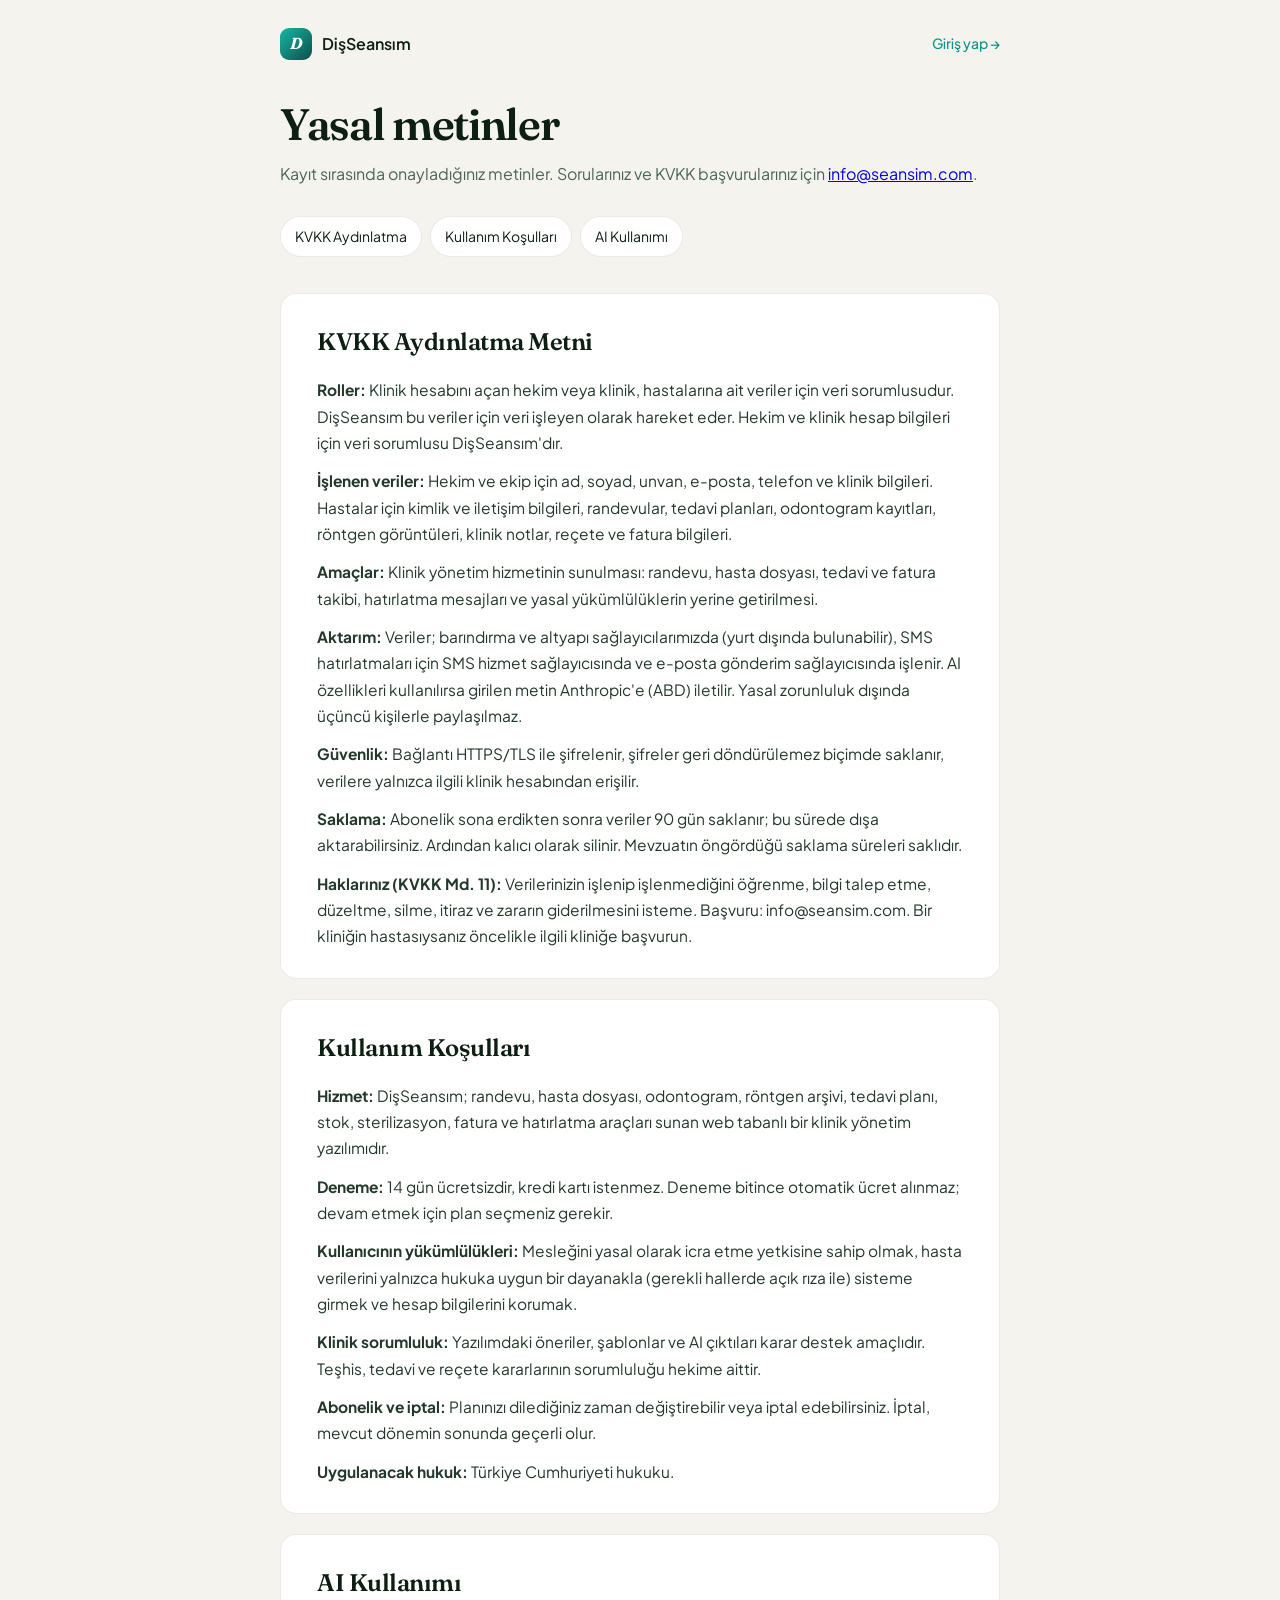
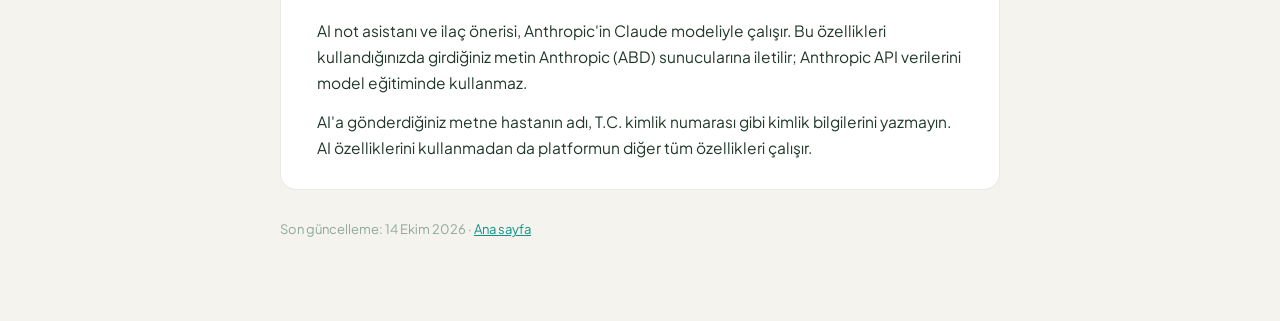
<file: yasal.html>
<!DOCTYPE html>
<html lang="tr">
<head>
<script defer src="https://guzellik.seansim.com/t.js" data-site="dis"></script>
<meta charset="UTF-8">
<meta name="viewport" content="width=device-width,initial-scale=1">
<title>Yasal Metinler — DişSeansım</title>
<meta name="description" content="DişSeansım KVKK aydınlatma metni ve kullanım koşulları.">
<link rel="canonical" href="https://dis.seansim.com/yasal.html">
<link rel="icon" type="image/svg+xml" href="data:image/svg+xml,%3Csvg xmlns='http://www.w3.org/2000/svg' viewBox='0 0 32 32'%3E%3Crect width='32' height='32' rx='8' fill='%230D9488'/%3E%3Ctext x='16' y='23' text-anchor='middle' font-family='Georgia' font-style='italic' font-weight='700' font-size='20' fill='white'%3ED%3C/text%3E%3C/svg%3E">
<link rel="preconnect" href="https://fonts.googleapis.com"><link rel="preconnect" href="https://fonts.gstatic.com" crossorigin>
<link href="https://fonts.googleapis.com/css2?family=Fraunces:ital,opsz,wght@0,9..144,600;1,9..144,500&family=Plus+Jakarta+Sans:wght@400;500;600&display=swap" rel="stylesheet">
<style>
*,*::before,*::after{box-sizing:border-box;margin:0;padding:0}
:root{--g500:#0D9488;--g300:#14B8A6;--ink:#0D1F12;--mid:#4A6655;--muted:#8FA898;--page:#F5F3EE;--bdr:rgba(13,31,18,.09)}
body{font-family:"Plus Jakarta Sans",-apple-system,sans-serif;background:var(--page);color:var(--ink);line-height:1.7;-webkit-font-smoothing:antialiased}
.top{max-width:760px;margin:0 auto;padding:28px 20px 0;display:flex;justify-content:space-between;align-items:center;gap:12px}
.logo{display:flex;align-items:center;gap:10px;text-decoration:none;color:var(--ink);font-weight:600}
.logo i{width:32px;height:32px;border-radius:9px;background:linear-gradient(135deg,#14B8A6,#0F4F4A);display:grid;place-items:center;color:#fff;font-family:Fraunces,Georgia,serif;font-weight:700}
.top a.b{font-size:14px;color:var(--g500);text-decoration:none;font-weight:500}
main{max-width:760px;margin:0 auto;padding:40px 20px 80px}
h1{font-family:Fraunces,Georgia,serif;font-weight:600;font-size:clamp(32px,6vw,44px);letter-spacing:-.03em;line-height:1.1;margin-bottom:12px}
.lead{color:var(--mid);margin-bottom:28px}
nav.toc{display:flex;flex-wrap:wrap;gap:8px;margin-bottom:36px}
nav.toc a{font-size:14px;padding:8px 14px;border:1px solid var(--bdr);border-radius:99px;background:#fff;color:var(--ink);text-decoration:none}
section{background:#fff;border:1px solid var(--bdr);border-radius:16px;padding:28px clamp(20px,4vw,36px);margin-bottom:20px;scroll-margin-top:20px}
h2{font-family:Fraunces,Georgia,serif;font-weight:600;font-size:24px;letter-spacing:-.02em;margin-bottom:14px}
section p{margin-bottom:12px;color:#22382a;font-size:15.5px}
section p:last-child{margin-bottom:0}
.foot{font-size:13px;color:var(--muted);margin-top:28px}
.foot a{color:var(--g500)}
</style>
</head>
<body>
<div class="top"><a href="/" class="logo"><i>D</i>DişSeansım</a><a class="b" href="giris.html">Giriş yap →</a></div>
<main>
<h1>Yasal metinler</h1>
<p class="lead">Kayıt sırasında onayladığınız metinler. Sorularınız ve KVKK başvurularınız için <a href="mailto:info@seansim.com">info@seansim.com</a>.</p>
<nav class="toc"><a href="#kvkk">KVKK Aydınlatma</a><a href="#kosullar">Kullanım Koşulları</a><a href="#ai">AI Kullanımı</a></nav>
<section id="kvkk"><h2>KVKK Aydınlatma Metni</h2>
<p><strong>Roller:</strong> Klinik hesabını açan hekim veya klinik, hastalarına ait veriler için veri sorumlusudur. DişSeansım bu veriler için veri işleyen olarak hareket eder. Hekim ve klinik hesap bilgileri için veri sorumlusu DişSeansım'dır.</p>
<p><strong>İşlenen veriler:</strong> Hekim ve ekip için ad, soyad, unvan, e-posta, telefon ve klinik bilgileri. Hastalar için kimlik ve iletişim bilgileri, randevular, tedavi planları, odontogram kayıtları, röntgen görüntüleri, klinik notlar, reçete ve fatura bilgileri.</p>
<p><strong>Amaçlar:</strong> Klinik yönetim hizmetinin sunulması: randevu, hasta dosyası, tedavi ve fatura takibi, hatırlatma mesajları ve yasal yükümlülüklerin yerine getirilmesi.</p>
<p><strong>Aktarım:</strong> Veriler; barındırma ve altyapı sağlayıcılarımızda (yurt dışında bulunabilir), SMS hatırlatmaları için SMS hizmet sağlayıcısında ve e-posta gönderim sağlayıcısında işlenir. AI özellikleri kullanılırsa girilen metin Anthropic'e (ABD) iletilir. Yasal zorunluluk dışında üçüncü kişilerle paylaşılmaz.</p>
<p><strong>Güvenlik:</strong> Bağlantı HTTPS/TLS ile şifrelenir, şifreler geri döndürülemez biçimde saklanır, verilere yalnızca ilgili klinik hesabından erişilir.</p>
<p><strong>Saklama:</strong> Abonelik sona erdikten sonra veriler 90 gün saklanır; bu sürede dışa aktarabilirsiniz. Ardından kalıcı olarak silinir. Mevzuatın öngördüğü saklama süreleri saklıdır.</p>
<p><strong>Haklarınız (KVKK Md. 11):</strong> Verilerinizin işlenip işlenmediğini öğrenme, bilgi talep etme, düzeltme, silme, itiraz ve zararın giderilmesini isteme. Başvuru: info@seansim.com. Bir kliniğin hastasıysanız öncelikle ilgili kliniğe başvurun.</p>
</section>
<section id="kosullar"><h2>Kullanım Koşulları</h2>
<p><strong>Hizmet:</strong> DişSeansım; randevu, hasta dosyası, odontogram, röntgen arşivi, tedavi planı, stok, sterilizasyon, fatura ve hatırlatma araçları sunan web tabanlı bir klinik yönetim yazılımıdır.</p>
<p><strong>Deneme:</strong> 14 gün ücretsizdir, kredi kartı istenmez. Deneme bitince otomatik ücret alınmaz; devam etmek için plan seçmeniz gerekir.</p>
<p><strong>Kullanıcının yükümlülükleri:</strong> Mesleğini yasal olarak icra etme yetkisine sahip olmak, hasta verilerini yalnızca hukuka uygun bir dayanakla (gerekli hallerde açık rıza ile) sisteme girmek ve hesap bilgilerini korumak.</p>
<p><strong>Klinik sorumluluk:</strong> Yazılımdaki öneriler, şablonlar ve AI çıktıları karar destek amaçlıdır. Teşhis, tedavi ve reçete kararlarının sorumluluğu hekime aittir.</p>
<p><strong>Abonelik ve iptal:</strong> Planınızı dilediğiniz zaman değiştirebilir veya iptal edebilirsiniz. İptal, mevcut dönemin sonunda geçerli olur.</p>
<p><strong>Uygulanacak hukuk:</strong> Türkiye Cumhuriyeti hukuku.</p>
</section>
<section id="ai"><h2>AI Kullanımı</h2>
<p>AI not asistanı ve ilaç önerisi, Anthropic'in Claude modeliyle çalışır. Bu özellikleri kullandığınızda girdiğiniz metin Anthropic (ABD) sunucularına iletilir; Anthropic API verilerini model eğitiminde kullanmaz.</p>
<p>AI'a gönderdiğiniz metne hastanın adı, T.C. kimlik numarası gibi kimlik bilgilerini yazmayın. AI özelliklerini kullanmadan da platformun diğer tüm özellikleri çalışır.</p>
</section>
<p class="foot">Son güncelleme: 14 Ekim 2026 · <a href="/">Ana sayfa</a></p>
</main>
</body>
</html>
</file>
<file: app-v2.css>
/* DişSeansım v2: takvim, yeni modüller, mobil alt menü, sakin ikonlar */
.ni .ico{display:inline-grid;place-items:center;width:20px;height:20px;color:var(--c3);flex-shrink:0}
.ni.on .ico,.ni:hover .ico{color:var(--t700)}
.v2-lead{color:var(--c2);font-size:13px;margin:-4px 0 14px;max-width:760px;line-height:1.55}
.v2-card{padding:0;overflow:hidden;margin-bottom:16px}
.v2-card table{width:100%}
.v2-card .tw{overflow-x:auto;-webkit-overflow-scrolling:touch}
.v2-card tbody tr{cursor:default}
.v2-ch{padding:14px 16px;font-weight:700;font-size:14px;color:var(--c0);border-bottom:1px solid var(--b1);display:flex;gap:8px;align-items:baseline;flex-wrap:wrap}
#mbys-box,#chair-box{padding:16px}#mbys-box .v2-ch,#chair-box .v2-ch{padding:0 0 8px;border:0}
.v2-empty{padding:34px 16px;text-align:center;color:var(--c3);font-size:13px}
.v2-kpis{display:grid;grid-template-columns:repeat(auto-fit,minmax(min(200px,100%),1fr));gap:12px;margin-bottom:16px}
.v2-kpi{background:var(--s0);border:1px solid var(--b0);border-radius:var(--r4);padding:14px 16px}
.v2-kpi span{display:block;font-size:11.5px;color:var(--c2);font-weight:600}
.v2-kpi b{display:block;font-size:20px;color:var(--c0);margin-top:4px;font-variant-numeric:tabular-nums}
.v2-check{display:inline-flex;align-items:center;gap:6px;font-size:13px;color:var(--c1);cursor:pointer}
.v2-check input{width:auto}
td.r,th.r{text-align:right;font-variant-numeric:tabular-nums}
.nowrap{white-space:nowrap}
tr.tot td{background:var(--s2);font-weight:700}
.seg{display:inline-flex;background:var(--s2);border:1px solid var(--b0);border-radius:10px;padding:2px}
.seg button{border:0;background:none;padding:6px 11px;border-radius:8px;font:600 12.5px inherit;font-family:inherit;color:var(--c2);cursor:pointer;min-height:32px}
.seg button.on{background:var(--s0);color:var(--t800);box-shadow:var(--sh1)}
.chair-list{display:flex;flex-wrap:wrap;gap:8px;margin-bottom:12px}
.chip{display:inline-flex;align-items:center;gap:6px;background:var(--s2);border:1px solid var(--b0);border-radius:99px;padding:4px 6px 4px 10px;font-size:13px}
.chip i{width:10px;height:10px;border-radius:50%}
.chip button{border:0;background:none;cursor:pointer;color:var(--c3);font-size:12px;padding:2px 6px}

/* Takvim */
.cal{background:var(--s0);border:1px solid var(--b0);border-radius:var(--r4);box-shadow:var(--sh0);overflow:hidden;margin-bottom:16px}
.cal-scroll{overflow:auto;max-height:calc(100dvh - 250px)}
.cal-grid{display:grid;grid-template-columns:58px repeat(var(--cols),minmax(150px,1fr));position:relative}
.cal-hd{position:sticky;top:0;z-index:3;background:var(--s1);border-bottom:1px solid var(--b0);border-left:1px solid var(--b1);padding:10px 12px;font-size:12.5px;font-weight:700;color:var(--c1);display:flex;align-items:center;gap:6px;white-space:nowrap;overflow:hidden;text-overflow:ellipsis}
.cal-hd i{width:9px;height:9px;border-radius:50%;flex-shrink:0}
.cal-hd.today{color:var(--t700);background:var(--t50)}
.cal-corner{left:0;z-index:4;border-left:0}
.cal-times{grid-column:1;border-right:1px solid var(--b1);background:var(--s0);position:sticky;left:0;z-index:2}
.cal-h{font-size:11px;color:var(--c3);text-align:right;padding:0 8px;transform:translateY(-7px);font-variant-numeric:tabular-nums}
.cal-h:first-child{transform:none;padding-top:2px}
.cal-col{position:relative;border-left:1px solid var(--b1);cursor:copy;
  background-image:repeating-linear-gradient(to bottom,transparent 0,transparent calc(var(--slot) - 1px),var(--b2) calc(var(--slot) - 1px),var(--b2) var(--slot)),
  repeating-linear-gradient(to bottom,transparent 0,transparent calc(var(--slot)*4 - 1px),var(--b0) calc(var(--slot)*4 - 1px),var(--b0) calc(var(--slot)*4))}
.cal-col:hover{background-color:rgba(20,184,166,.025)}
.ev{position:absolute;left:4px;right:4px;border-radius:8px;padding:4px 8px;font-size:12px;line-height:1.3;overflow:hidden;cursor:grab;touch-action:none;user-select:none;
  background:var(--t50);border:1px solid var(--t200);border-left:3px solid var(--chc,var(--t600));color:var(--t800);box-shadow:0 1px 2px rgba(0,0,0,.05);transition:box-shadow .12s}
.ev:hover,.ev:focus-visible{box-shadow:0 4px 12px rgba(0,0,0,.12);z-index:2;outline:none}
.ev b{display:block;font-weight:700;white-space:nowrap;overflow:hidden;text-overflow:ellipsis}
.ev span{display:block;color:var(--c2);white-space:nowrap;overflow:hidden;text-overflow:ellipsis}
.ev.drag{opacity:.85;cursor:grabbing;z-index:5;box-shadow:0 10px 24px rgba(0,0,0,.18)}
.ev.st-arrived{background:var(--amrb);border-color:var(--amrBd);color:var(--a700)}
.ev.st-completed{background:var(--grnb);border-color:var(--grnBd);color:#047857}
.ev.st-no-show{background:var(--s2);border-color:var(--b0);color:var(--c3);text-decoration:line-through}
.ev .rz{position:absolute;left:0;right:0;bottom:0;height:8px;cursor:ns-resize}
.cal-now{position:absolute;left:0;right:0;height:2px;background:var(--red);z-index:1;pointer-events:none}
.cal-now::before{content:'';position:absolute;left:-4px;top:-3px;width:8px;height:8px;border-radius:50%;background:var(--red)}
.cal-empty{padding:12px 16px;font-size:13px;color:var(--c3);border-top:1px solid var(--b1)}
.ev-menu{position:fixed;z-index:900;background:var(--s0);border:1px solid var(--b0);border-radius:12px;box-shadow:0 14px 40px rgba(0,0,0,.16);width:260px;overflow:hidden;animation:evm .14s ease-out}
@keyframes evm{from{opacity:0;transform:translateY(4px)}}
.evm-h{padding:12px 14px;border-bottom:1px solid var(--b1)}
.evm-h b{display:block;font-size:14px;color:var(--c0)}.evm-h span{display:block;font-size:12px;color:var(--c2);margin-top:2px}
.evm-b{display:grid;padding:6px}
.evm-b button{text-align:left;border:0;background:none;padding:9px 10px;border-radius:8px;font:500 13px inherit;font-family:inherit;color:var(--c1);cursor:pointer;min-height:38px}
.evm-b button:hover{background:var(--s2)}
.evm-b button.pri{color:var(--t700);font-weight:700}.evm-b button.dan{color:var(--red)}

/* Onam imzası */
.sign-text{white-space:pre-wrap;background:var(--s1);border:1px solid var(--b1);border-radius:10px;padding:14px;max-height:34vh;overflow:auto;font-size:13.5px;line-height:1.6;color:var(--c1);margin-bottom:12px}
.sign-pad{display:block;width:100%;height:180px;border:1.5px dashed var(--c4);border-radius:10px;background:#fff;touch-action:none;margin:6px 0}

/* Mobil: alt menü + çekmece kenar çubuğu */
#bnav{display:none}
#sb-veil{display:none}
@media(max-width:760px){
  #bnav{display:grid;grid-template-columns:repeat(5,1fr);position:fixed;left:0;right:0;bottom:0;z-index:600;background:rgba(255,255,255,.96);backdrop-filter:blur(10px);border-top:1px solid var(--b0);padding:4px 4px calc(4px + env(safe-area-inset-bottom))}
  #bnav button{border:0;background:none;display:grid;justify-items:center;gap:2px;padding:6px 2px;font:600 10.5px inherit;font-family:inherit;color:var(--c2);min-height:52px;border-radius:10px;cursor:pointer;-webkit-tap-highlight-color:transparent}
  #bnav button.on{color:var(--t700);background:var(--t50)}
  #bnav svg{width:22px;height:22px}
  .sb.v2-sb{position:fixed;inset:0 auto 0 0;width:270px!important;transform:translateX(-102%);transition:transform .22s ease;z-index:700;box-shadow:0 0 40px rgba(0,0,0,.2)}
  body.sb-open .sb.v2-sb{transform:none}
  body.sb-open #sb-veil{display:block;position:fixed;inset:0;background:rgba(0,0,0,.35);z-index:650}
  .sb.v2-sb .logo-txt,.sb.v2-sb .logo-txt small,.sb.v2-sb .nsec,.sb.v2-sb .ni span:not(.ico),.sb.v2-sb .sb-trial,.sb.v2-sb .u-nm,.sb.v2-sb .u-rl,.sb.v2-sb .sb-out{display:revert}
  .sb.v2-sb .ni{justify-content:flex-start;padding:10px 12px;font-size:14px}
  .main{padding-bottom:72px}
  #view-appointments.is-cal .g4{display:none}
  #view-appointments .sh .st{display:none}
  .cal-grid{grid-template-columns:46px repeat(var(--cols),minmax(140px,1fr))}
  .cal-scroll{max-height:calc(100dvh - 230px)}
  #view-appointments .sh{flex-wrap:wrap;gap:8px}
  #view-appointments .sh .fl{flex-wrap:wrap}
}
@media(prefers-reduced-motion:reduce){.ev-menu{animation:none}.sb.v2-sb{transition:none}}
.sb .sb-nav{overflow-y:auto;flex:1 1 auto;min-height:0;scrollbar-width:thin}
@media(max-width:760px){.sb.v2-sb .logo-txt small{display:block}.sb.v2-sb .sb-trial{flex-shrink:0}}
</file>
